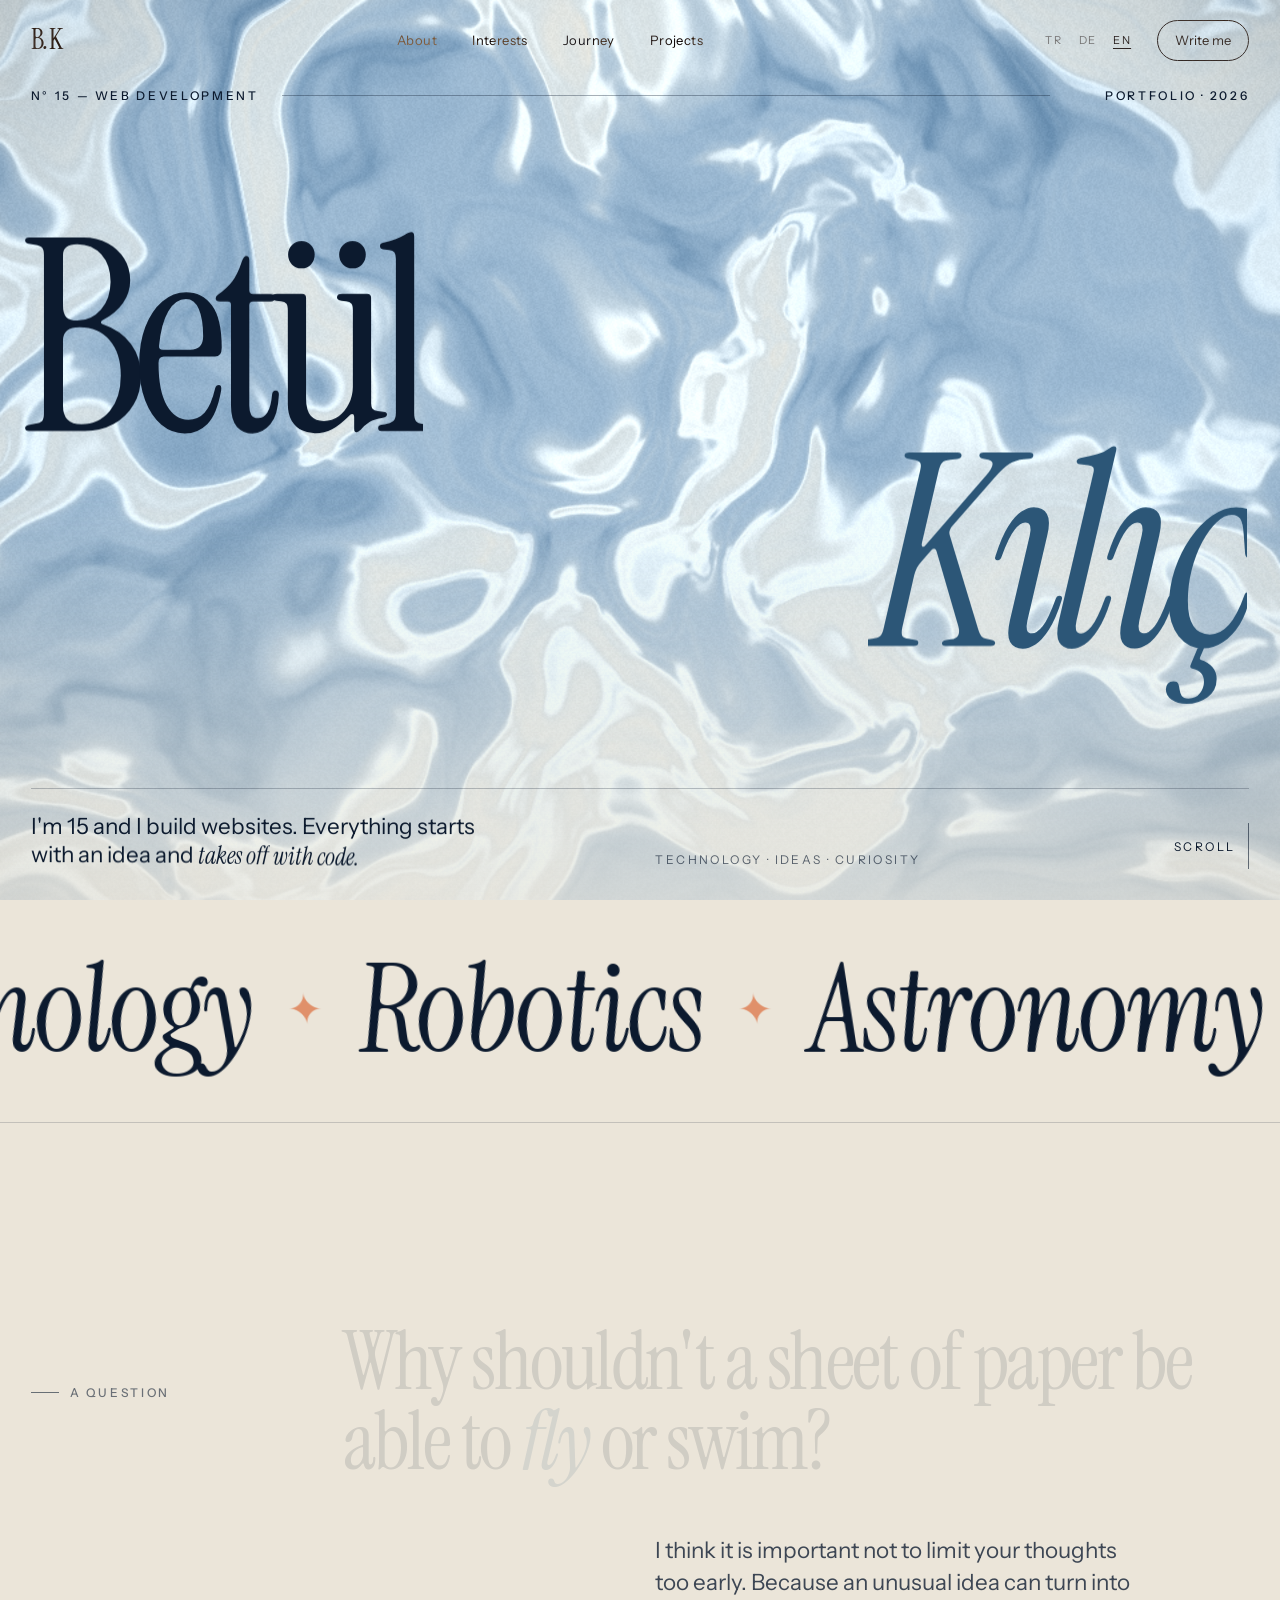
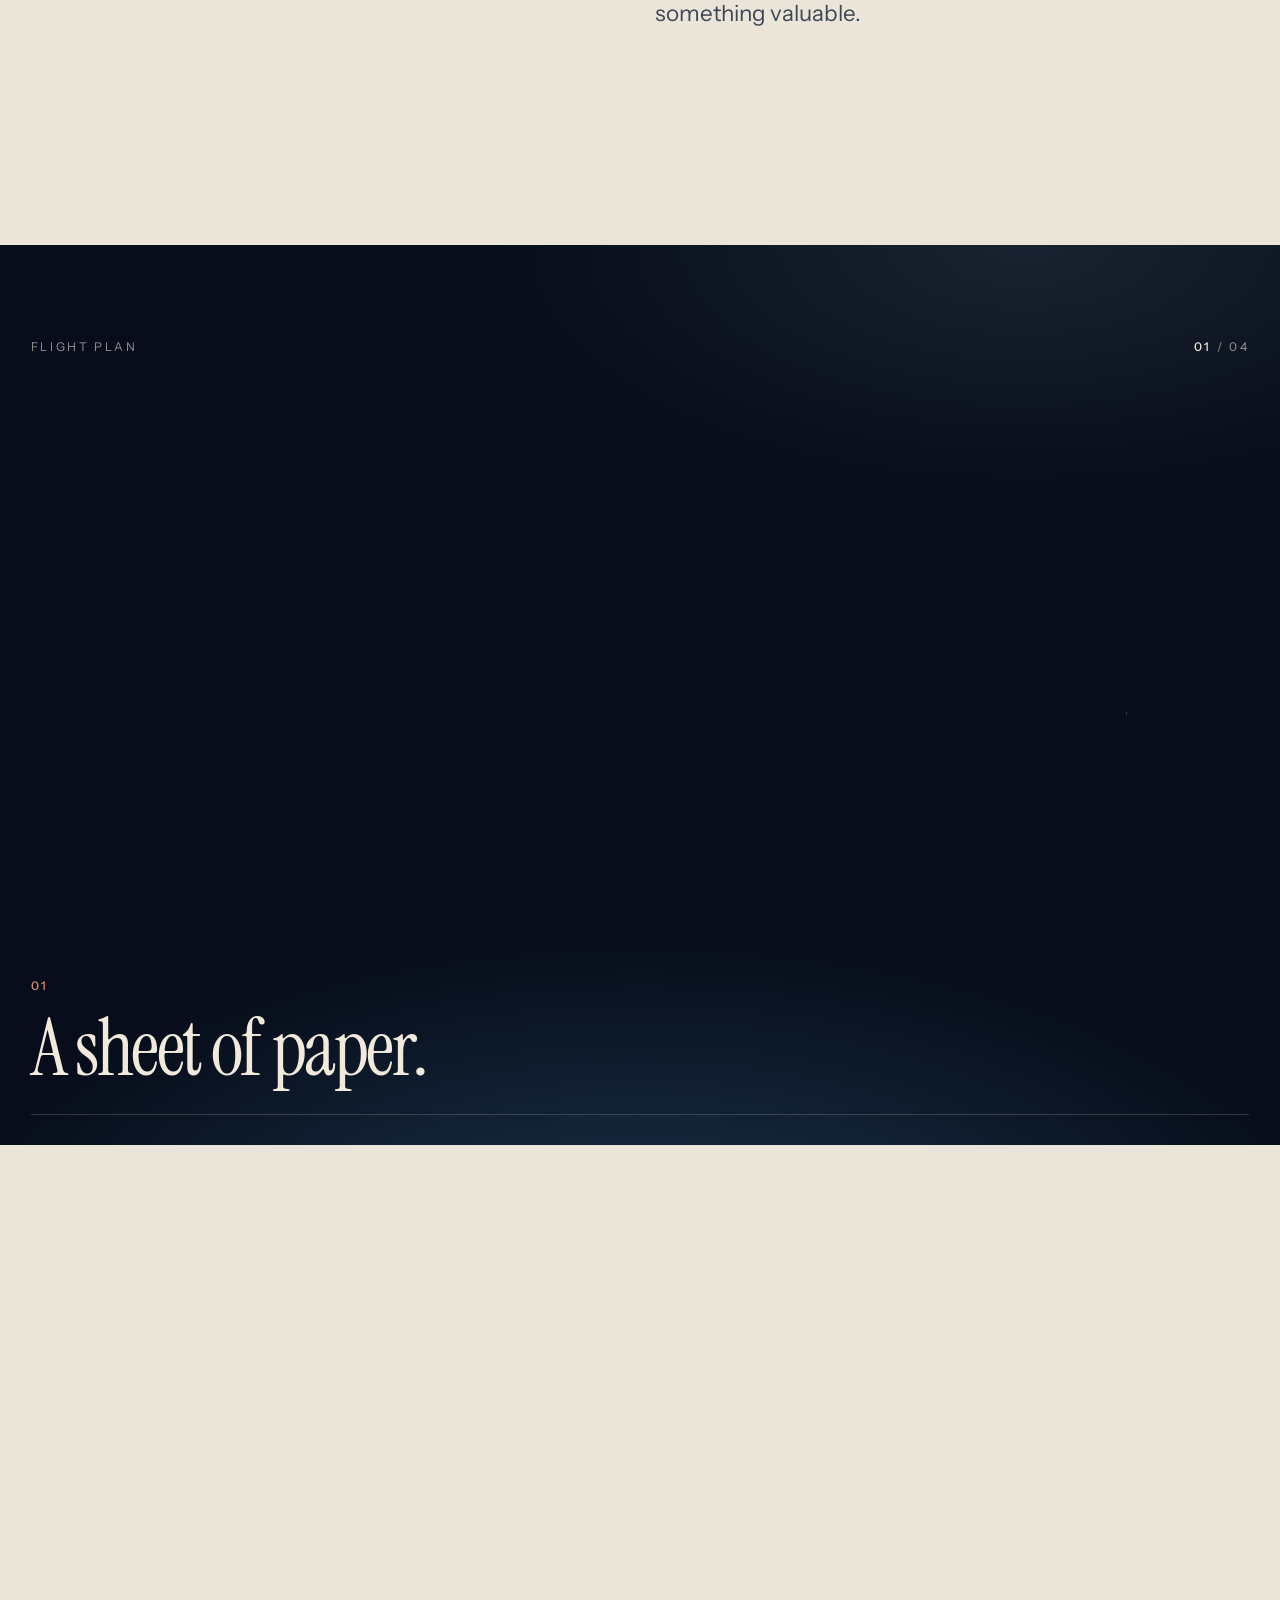
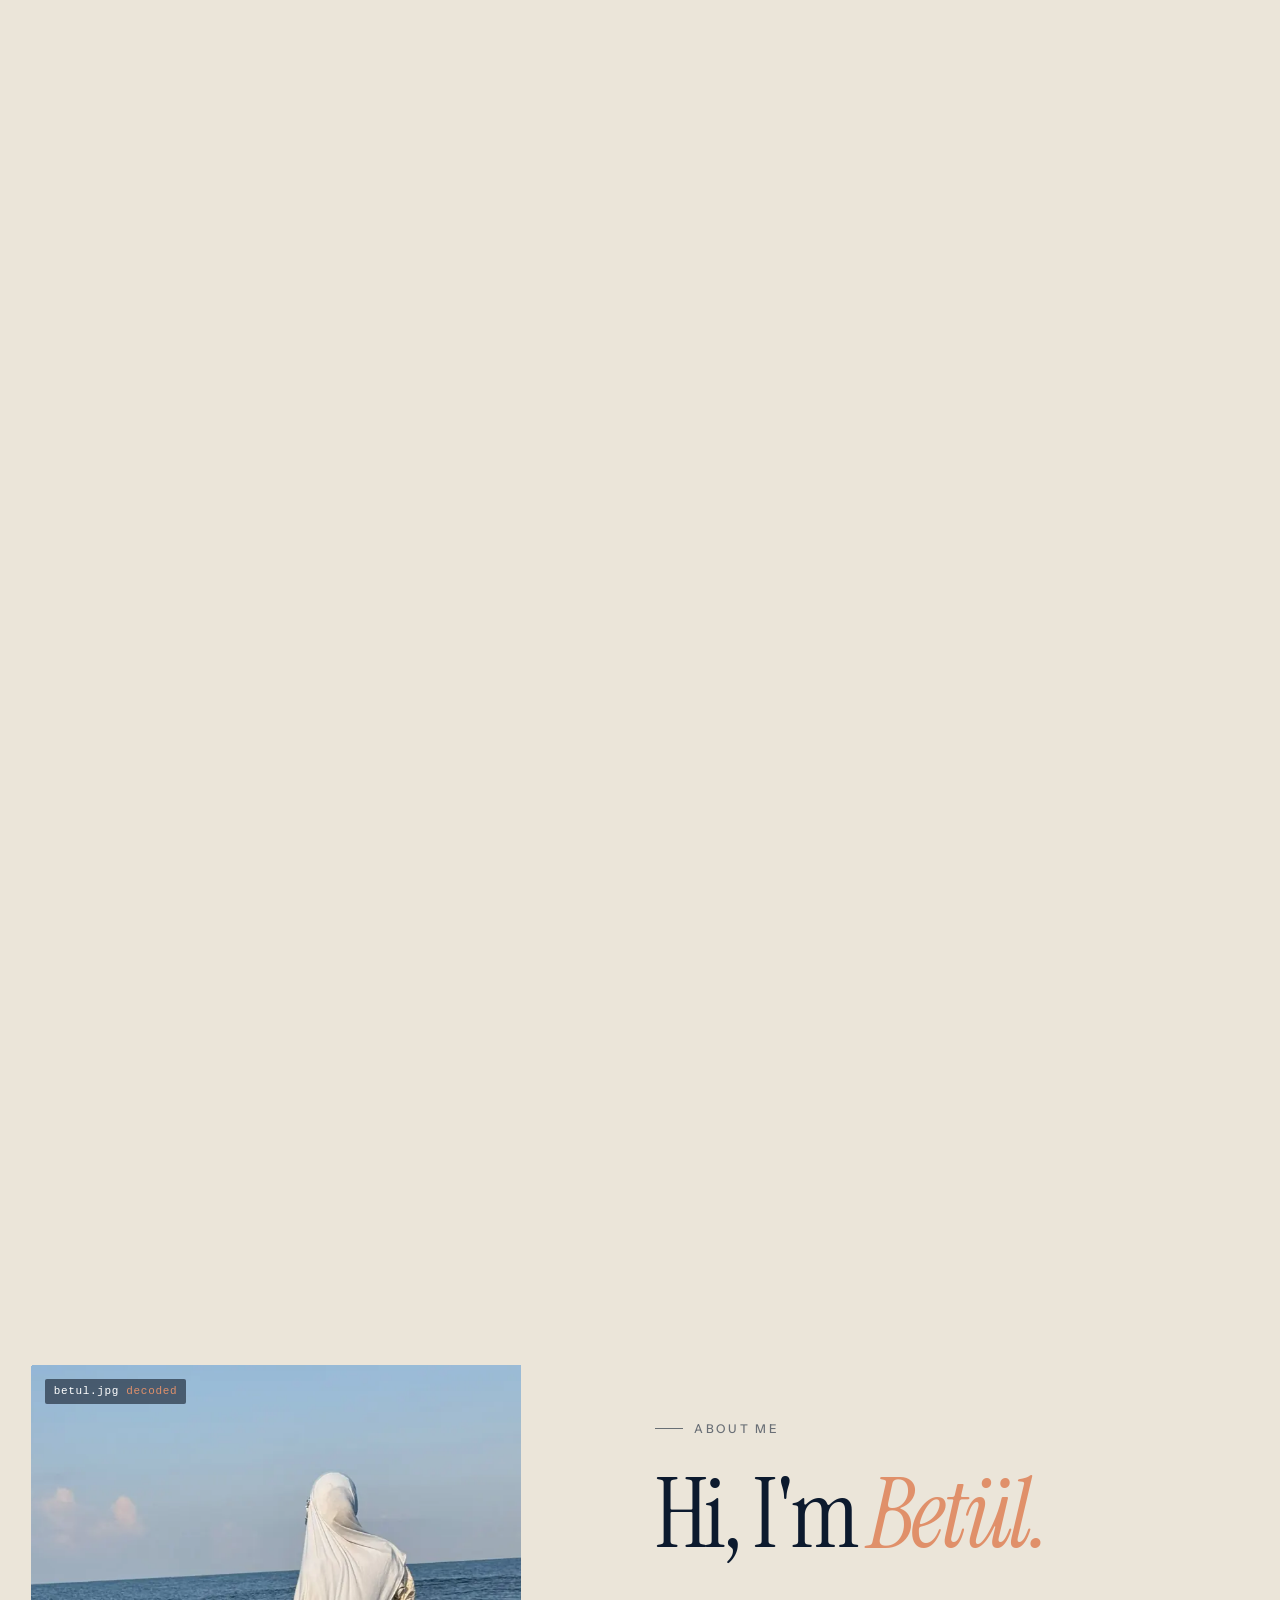
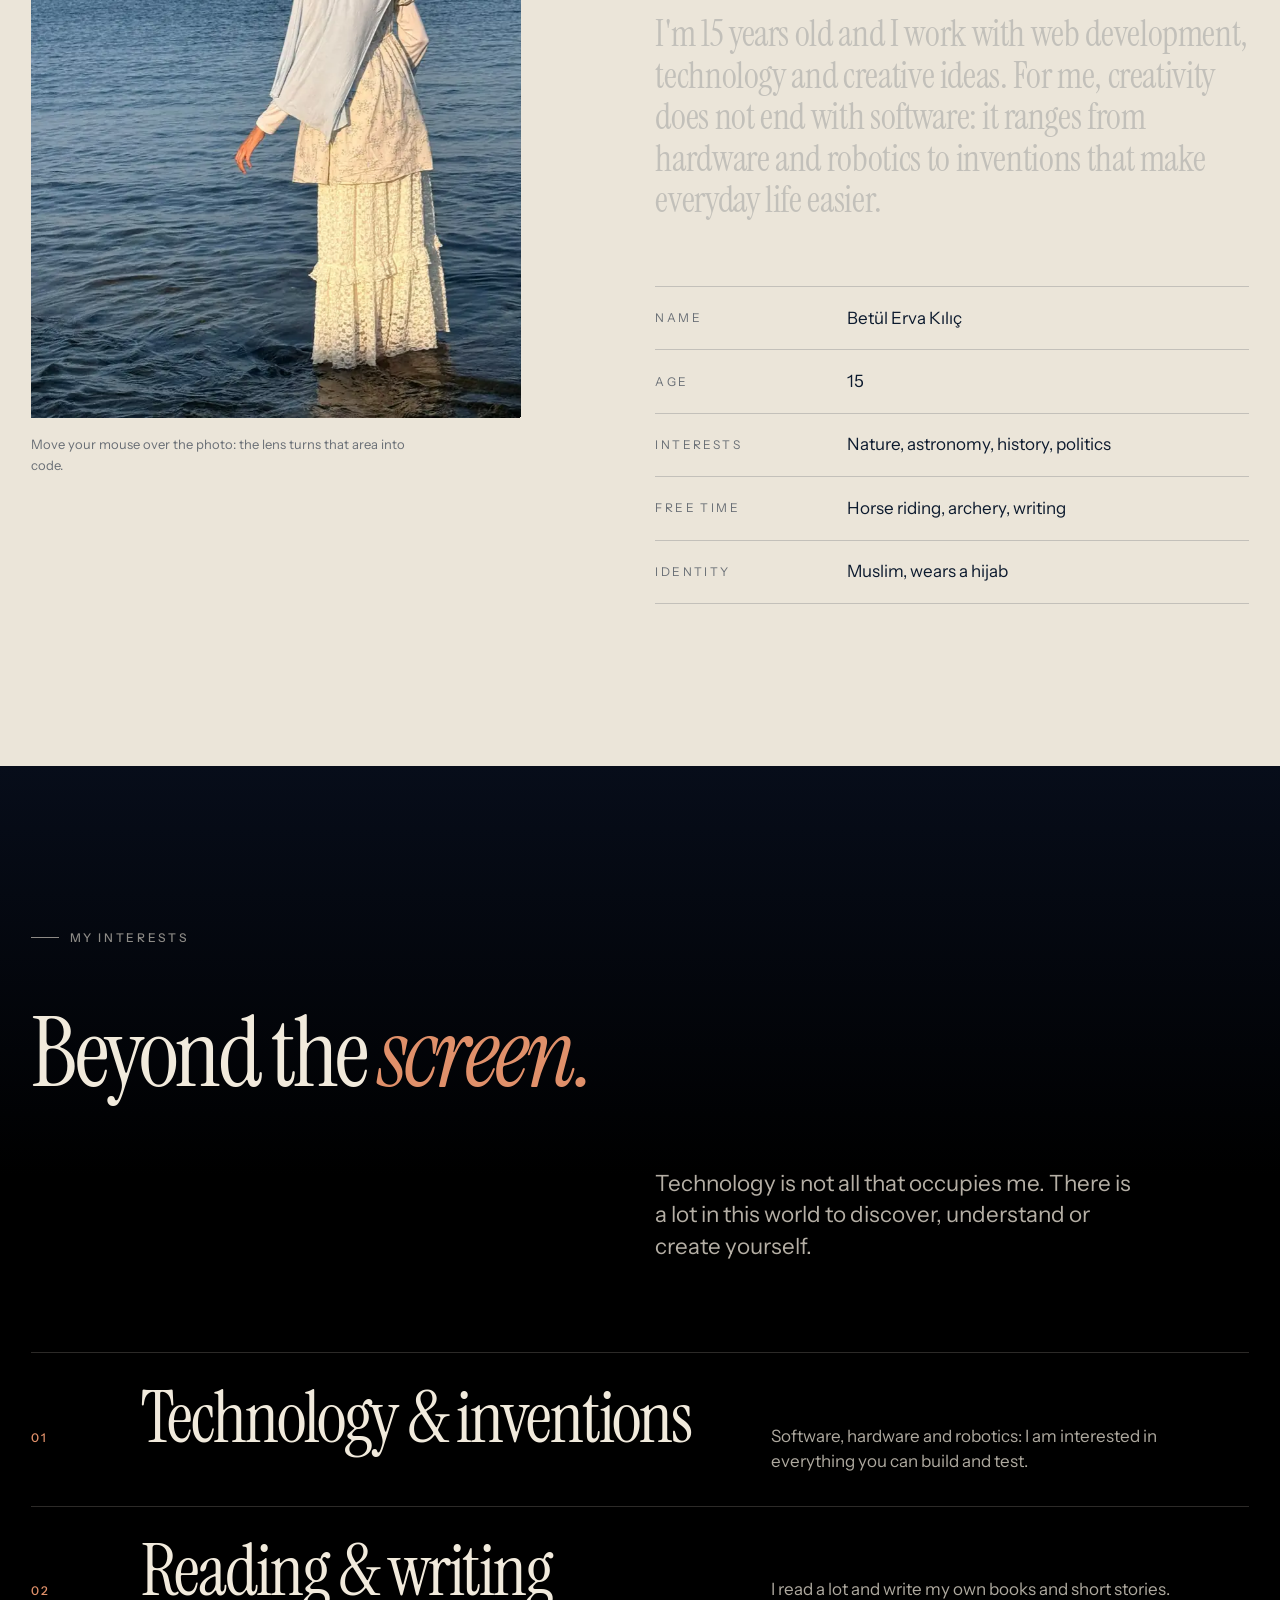
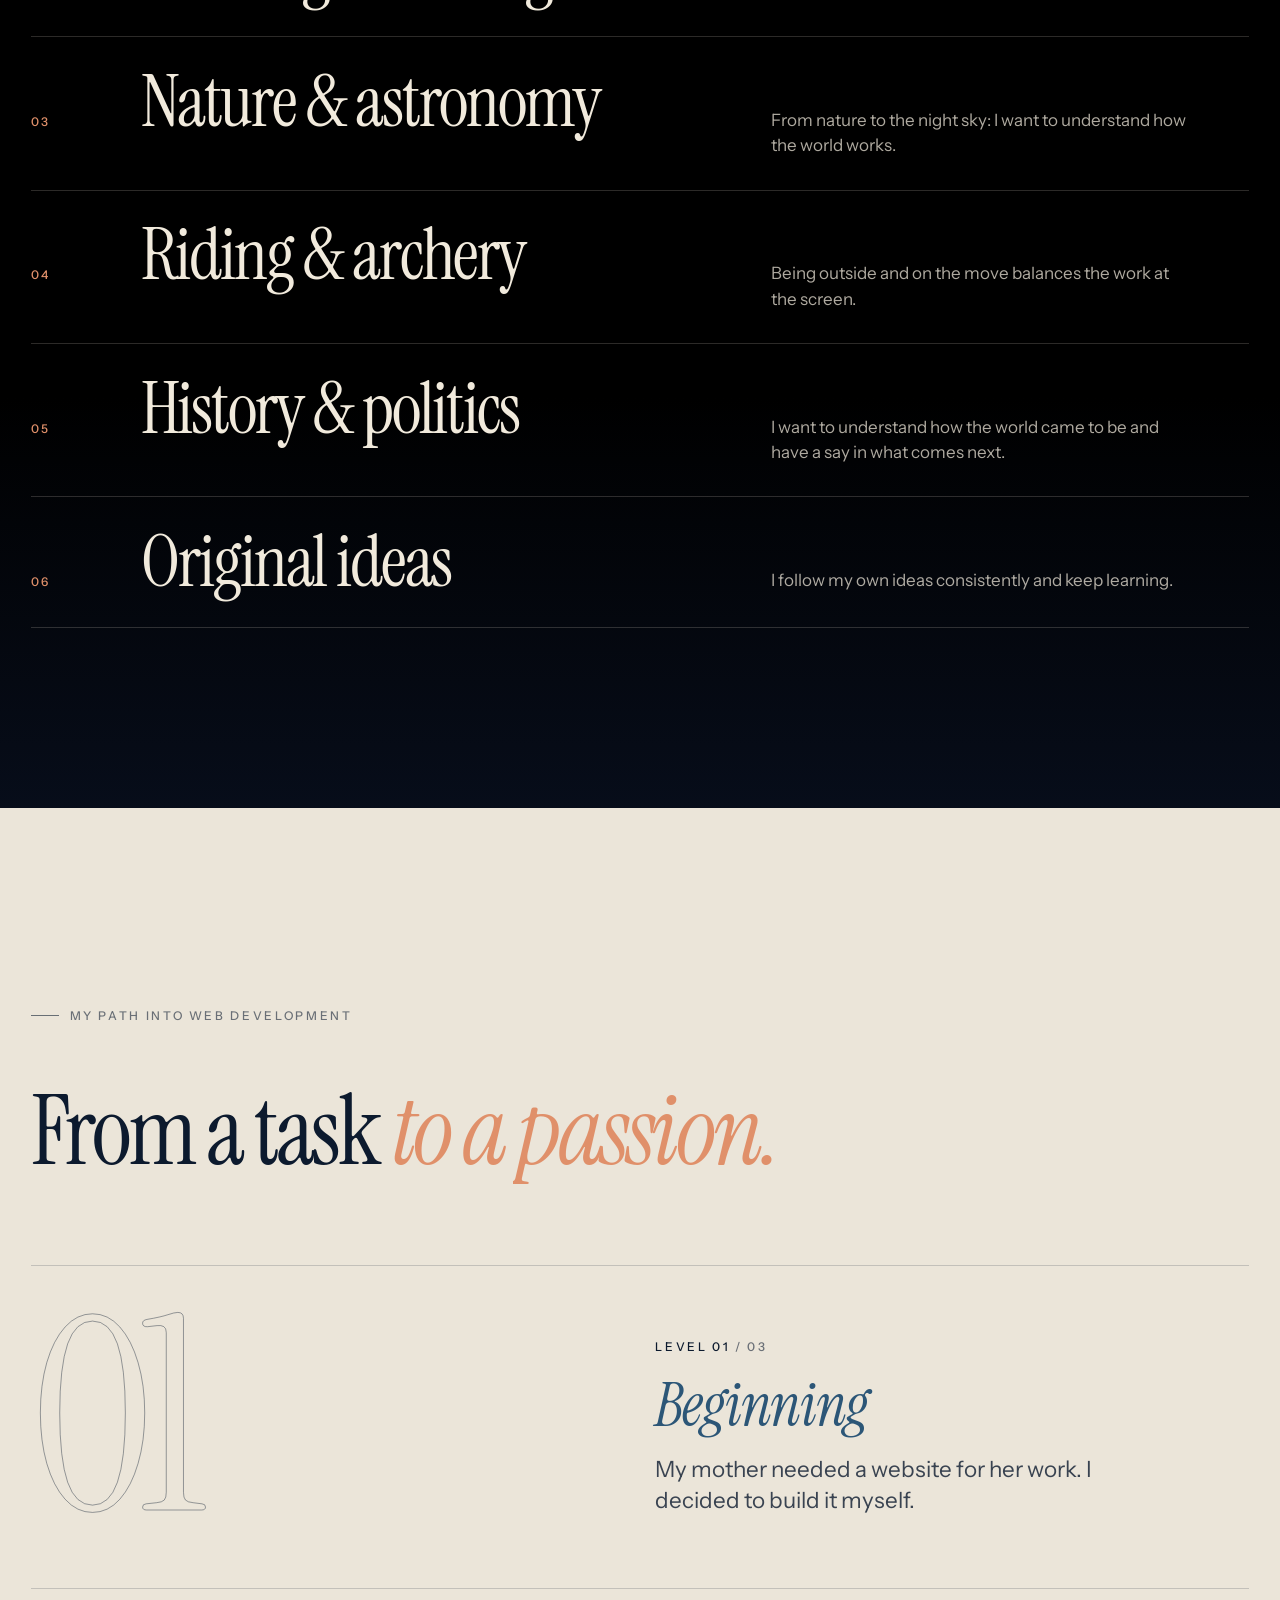
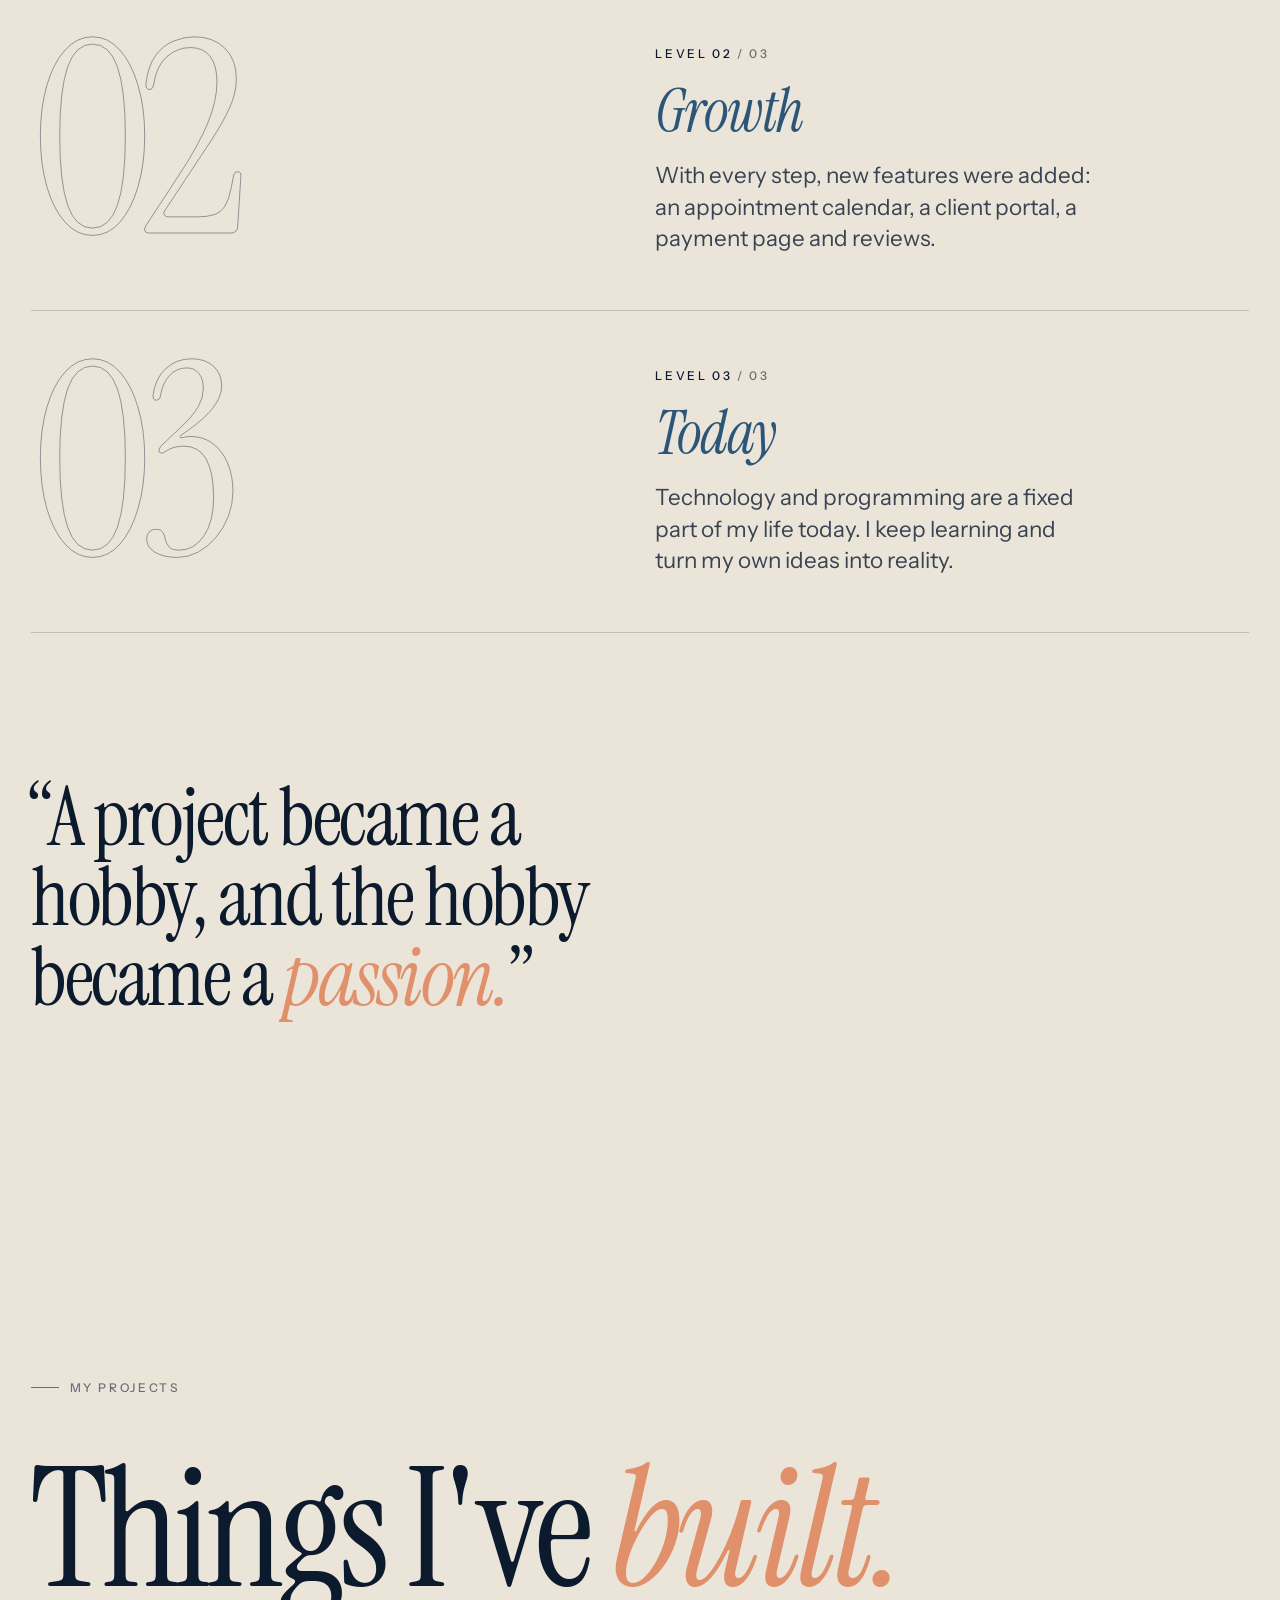
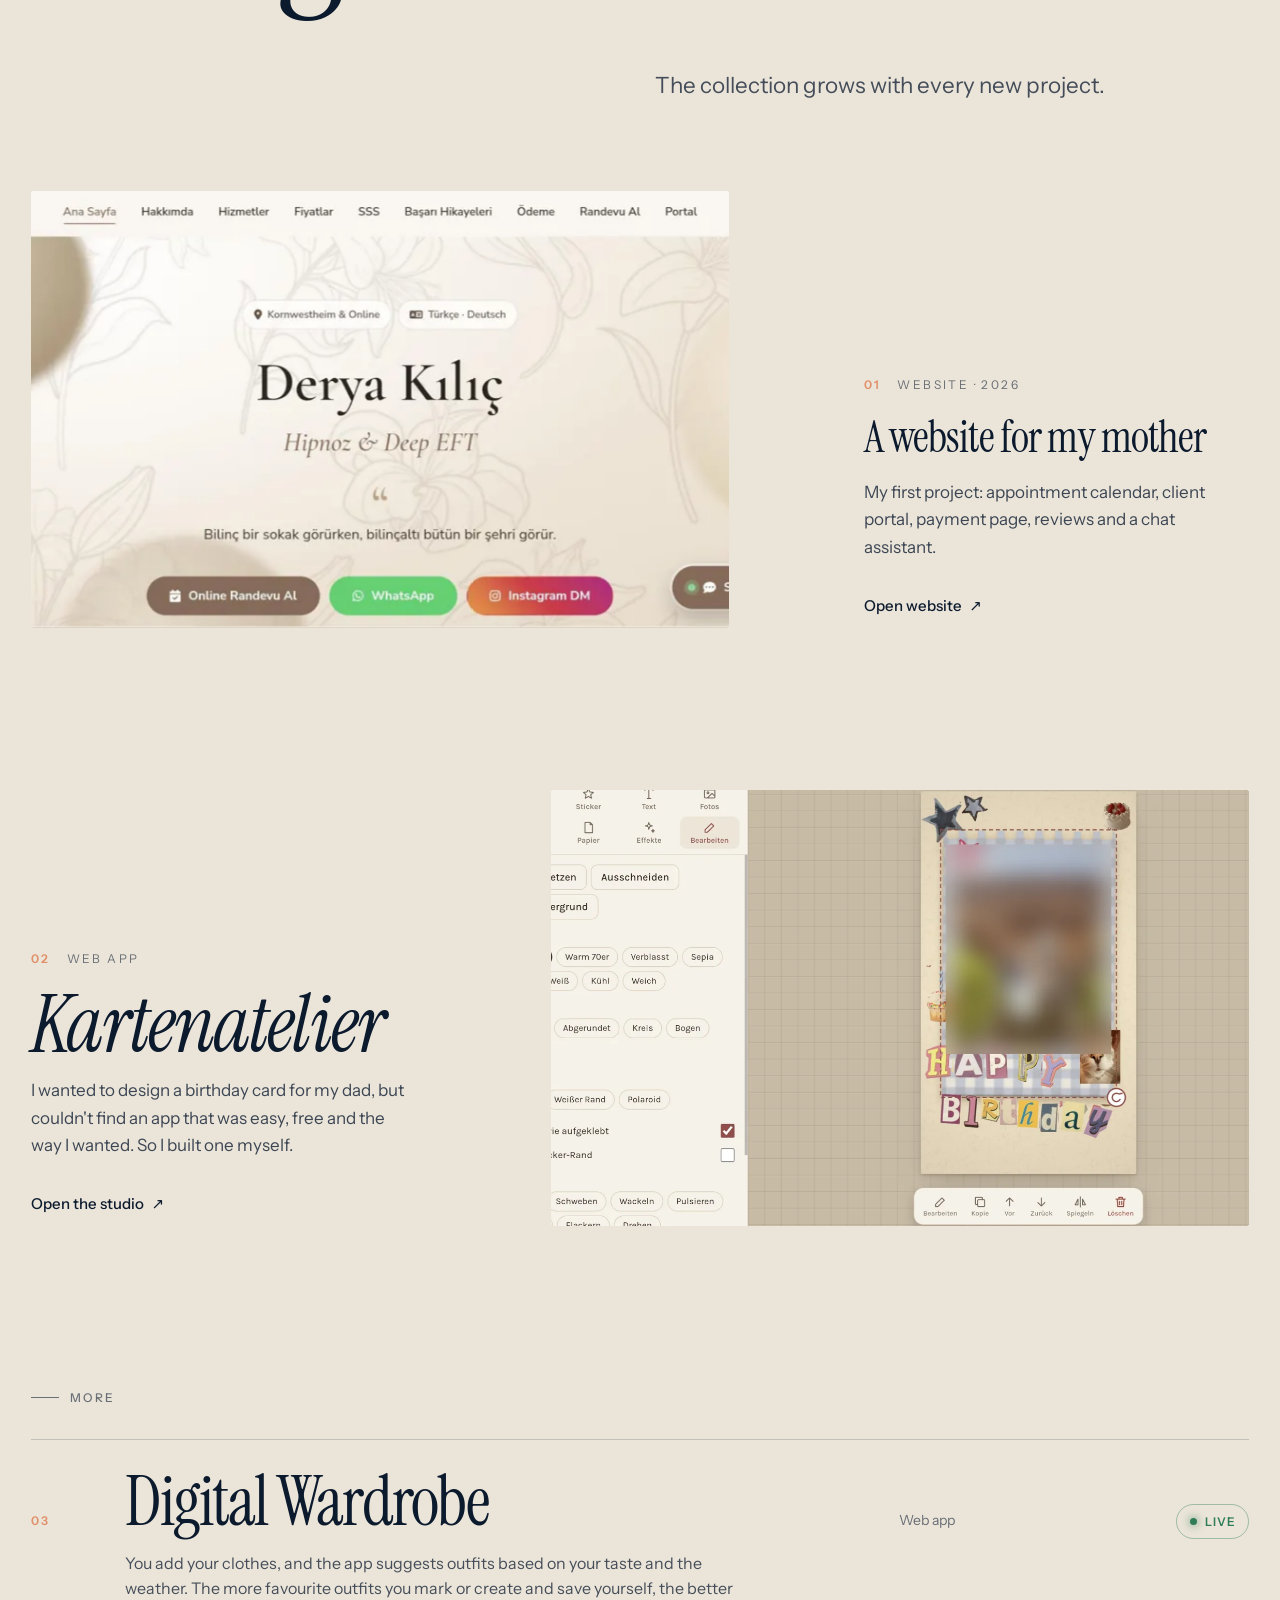
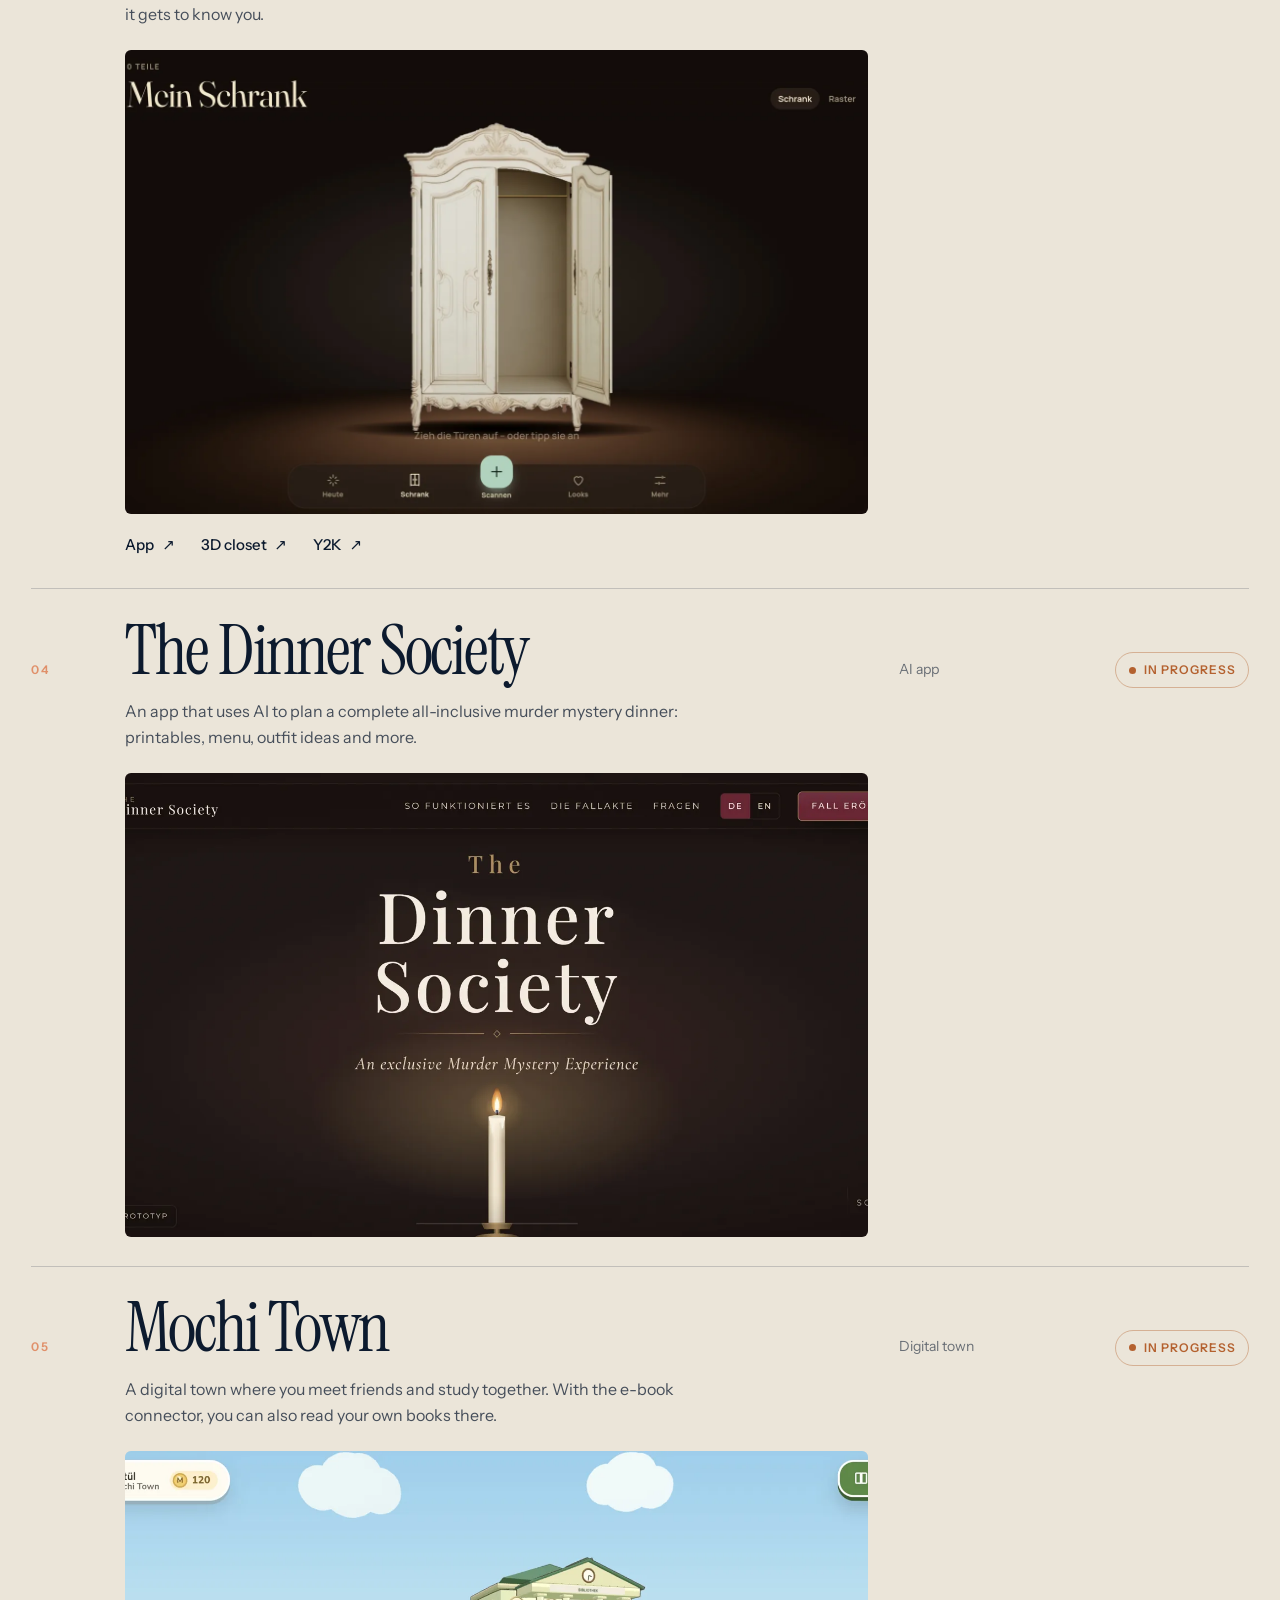
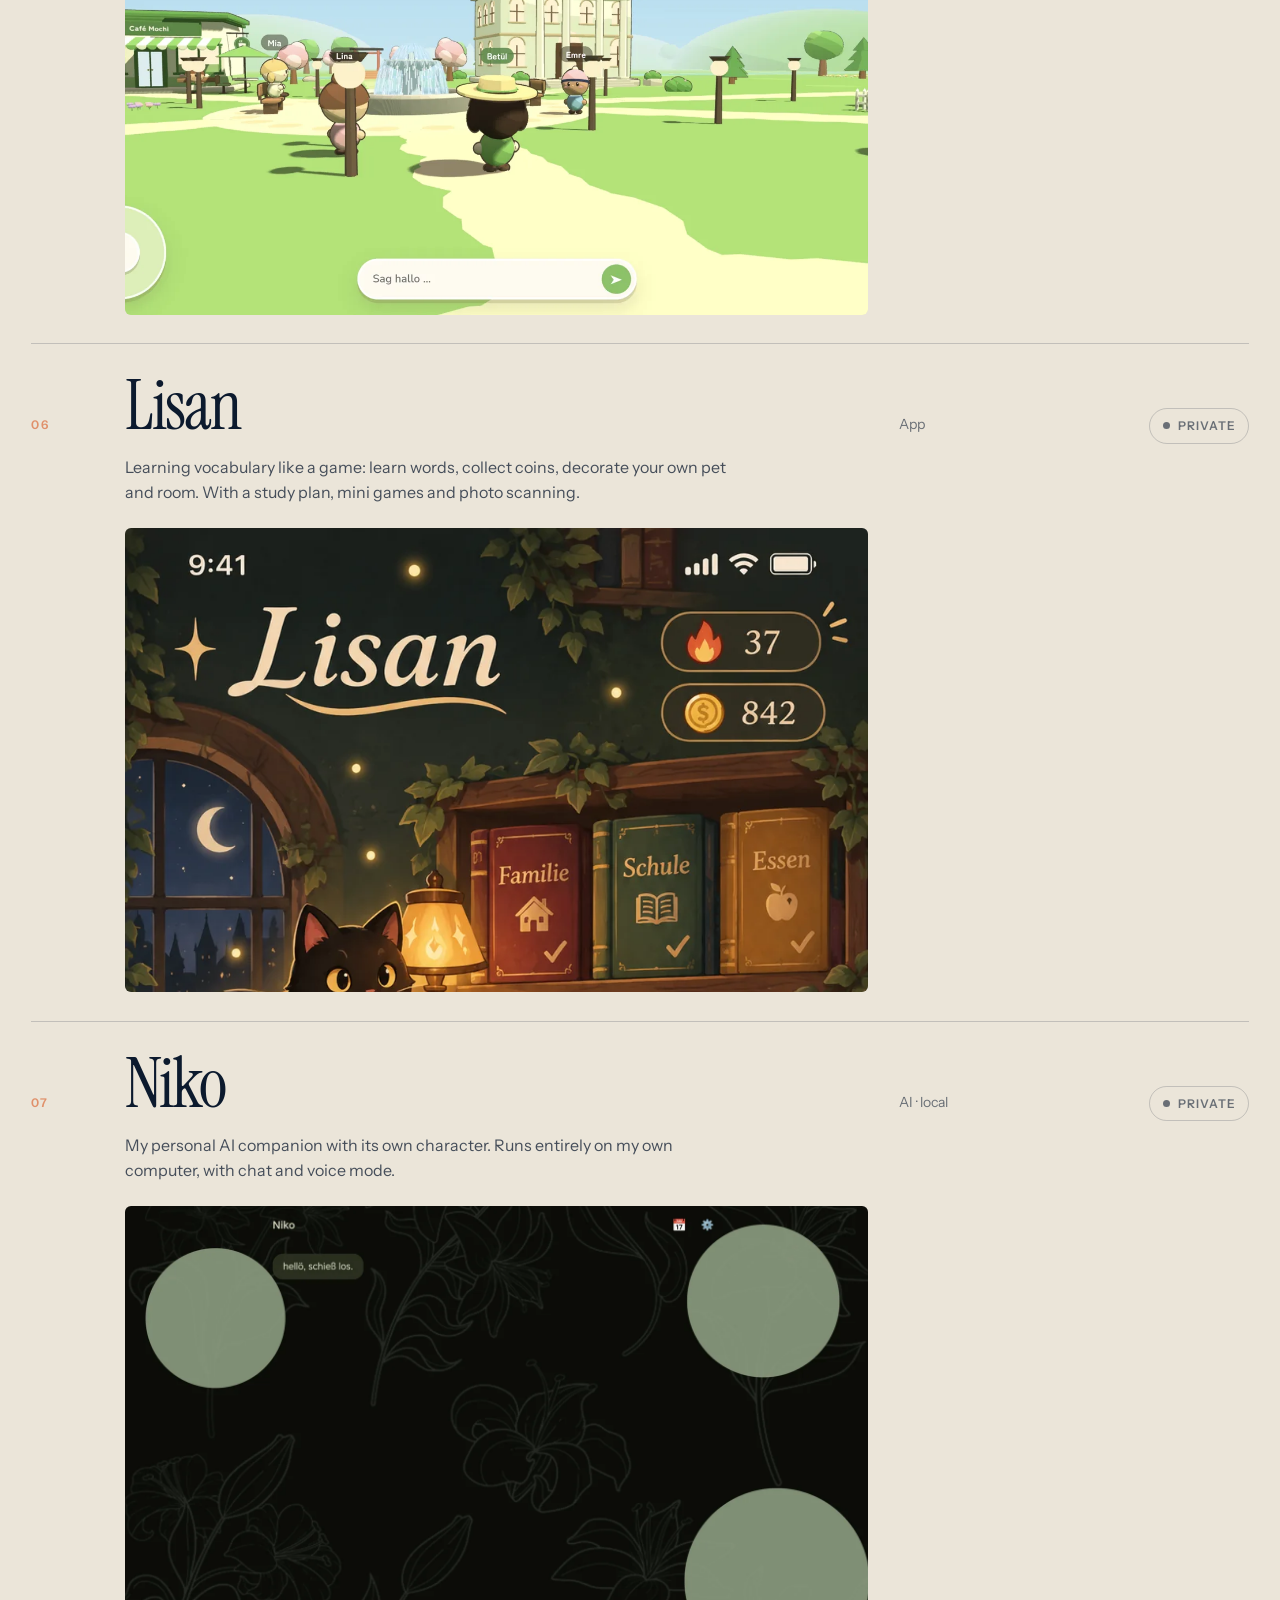
<file: index.html>
<!doctype html>
<html lang="tr">
<head>
  <meta charset="utf-8">
  <meta name="viewport" content="width=device-width, initial-scale=1">
  <title>Betül Kılıç · Web geliştirme</title>
  <meta name="description" content="Betül Kılıç, 15 yaşında web geliştirici. Bir kâğıt parçası neden uçamasın? Fikirler, ilgi alanları ve projeler.">
  <meta name="theme-color" content="#070d1a">
  <meta property="og:title" content="Betül Kılıç · Web geliştirme">
  <meta property="og:description" content="Betül Kılıç, 15 yaşında web geliştirici. Bir kâğıt parçası neden uçamasın? Fikirler, ilgi alanları ve projeler.">
  <meta property="og:image" content="img/og.jpg">
  <link rel="icon" href="img/favicon.svg" type="image/svg+xml">
  <link rel="alternate" hreflang="tr" href="index.html">
  <link rel="alternate" hreflang="de" href="de.html">
  <link rel="alternate" hreflang="en" href="en.html">
  <script>(function(){var P={tr:'index.html',de:'de.html',en:'en.html'},s=null;if(/[?&]lang=/.test(location.search))return;
try{s=localStorage.getItem('bk-lang')}catch(e){}
if(!s){var n=(navigator.language||'').slice(0,2).toLowerCase();if(n==='de'||n==='en')s=n;}
if(s&&s!=='tr'&&P[s])location.replace(P[s]+location.search+location.hash);})();</script>
  <link rel="preload" href="fonts/instrument-serif-latin-400-normal.woff2" as="font" type="font/woff2" crossorigin>
  <link rel="preload" href="fonts/instrument-serif-latin-400-italic.woff2" as="font" type="font/woff2" crossorigin>
  <link rel="stylesheet" href="fx/fx.css">
  <link rel="stylesheet" href="style.css">
  <script type="importmap">
{ "imports": {
  "three": "./vendor/three/three.module.min.js",
  "three/addons/": "./vendor/three/addons/",
  "gsap": "./vendor/gsap/index.js",
  "gsap/": "./vendor/gsap/",
  "lenis": "./vendor/lenis/lenis.mjs"
} }
</script>
  <script type="module" src="main.js"></script>
</head>
<body>
  <a class="skip" href="#main">İçeriğe geç</a>

  <header class="nav">
    <a class="nav__logo" href="#top" data-magnetic="0.25" aria-label="Betül Kılıç">B<em>.</em>K</a>
    <nav class="nav__links" aria-label="Navigation">
      <a href="#about">Hakkımda</a><a href="#interests">İlgi alanları</a><a href="#journey">Yolculuk</a><a href="#projects">Projeler</a>
    </nav>
    <div class="nav__end">
      <nav class="langs" aria-label="Dil"><a href="index.html" hreflang="tr" lang="tr" data-lang="tr" aria-current="true">TR</a><a href="de.html" hreflang="de" lang="de" data-lang="de">DE</a><a href="en.html" hreflang="en" lang="en" data-lang="en">EN</a></nav>
      <a class="nav__cta" href="#contact" data-magnetic="0.3">Yaz bana</a>
    </div>
  </header>

  <main id="main">
    <!-- 1 · HERO: Tag am Meer. Seiden-Shader in den Farben des Fotos, riesiger Name -->
    <section class="hero" id="top" data-theme-bg="#ebe5d9" data-theme-fg="#0c1a2e">
      <div class="hero__bg" aria-hidden="true"></div>
      <div class="hero__top"><span>N° 15 — Web geliştirme</span><span class="hero__horizon" aria-hidden="true"></span><span>Portfolyo · 2026</span></div>
      <h1 class="hero__title" aria-label="Betül Kılıç">
        <span class="hero__line">Betül</span>
        <span class="hero__line hero__line--it">Kılıç</span>
      </h1>
      <div class="hero__foot">
        <p class="hero__lead">15 yaşındayım ve web siteleri geliştiriyorum. Her şey bir fikirle başlar, <em>kodla havalanır.</em></p>
        <p class="hero__tag">Teknoloji · Fikirler · Merak</p>
        <a class="hero__scroll" href="#manifest"><span>Kaydır</span><i aria-hidden="true"></i></a>
      </div>
    </section>

    <div class="marquee fx-marquee" aria-hidden="true"><div><span>Web geliştirme</span><i>✦</i><span>Teknoloji</span><i>✦</i><span>Robotik</span><i>✦</i><span>Astronomi</span><i>✦</i><span>Binicilik</span><i>✦</i><span>Okçuluk</span><i>✦</i><span>Kitaplar</span><i>✦</i><span>Tarih</span><i>✦</i><span>Siyaset</span><i>✦</i><span>Yaratıcı fikirler</span><i>✦</i></div></div>

    <!-- 2 · MANIFEST: die Frage, die alles startet -->
    <section class="manifest" id="manifest" data-theme-bg="#ebe5d9" data-theme-fg="#0c1a2e">
      <p class="eyebrow">Bir soru</p>
      <p class="manifest__q">Bir kâğıt parçası neden <em>uçamasın</em> ya da yüzemesin?</p>
      <p class="manifest__text" data-reveal>Düşünceleri erken aşamada sınırlamamak gerektiğine inanıyorum. Çünkü alışılmadık bir fikirden değerli bir şey doğabilir.</p>
    </section>

    <!-- 3 · STORY: Papier -> Flieger -> Sterne -> Code (gepinnt, Partikel) -->
    <section class="story" id="flight" data-theme-bg="#070d1a" data-theme-fg="#f1eadc">
      <div class="story__stage">
        <div class="story__sky" aria-hidden="true"></div>
        <div class="story__particles" aria-hidden="true"></div>
        <div class="story__hud" aria-hidden="true">
          <span>Uçuş planı</span>
          <span class="story__count"><b>01</b> / 04</span>
        </div>
        <ol class="story__captions"><li><span>01</span>Bir kâğıt.</li><li><span>02</span>Bir kıvrım. Bir fikir.</li><li><span>03</span>Uçuyor, yıldızlara kadar.</li><li><span>04</span>Ve koda dönüşüyor.</li></ol>
        <div class="story__bar" aria-hidden="true"><i></i></div>
      </div>
    </section>

    <!-- 4 · ÜBER MICH: Foto mit Code-Lupe -->
    <section class="about" id="about" data-theme-bg="#070d1a" data-theme-fg="#f1eadc">
      <div class="about__media">
        <div class="lens" data-cursor="Çöz">
          <figure class="about__photo" data-img-reveal="up">
            <img src="img/betul-meer.webp" width="840" height="1120" alt="Betül, başörtülü ve açık renk elbiseyle denizde duruyor, ufka bakıyor.">
          </figure>
          <canvas class="lens__canvas" aria-hidden="true"></canvas>
          <span class="lens__tag" aria-hidden="true">betul.jpg <b>decoded</b></span>
        </div>
        <p class="about__hint"><span class="hint--fine">Fareyi fotoğrafın üzerinde gezdir: büyüteç bölgeyi koda çevirir.</span><span class="hint--touch">Fotoğrafa dokun ve parmağını kaydır: büyüteç bölgeyi koda çevirir.</span></p>
      </div>
      <div class="about__body">
        <p class="eyebrow">Hakkımda</p>
        <h2 class="h2" data-reveal>Merhaba, ben <em>Betül.</em></h2>
        <p class="about__text">15 yaşındayım; web geliştirme, teknoloji ve yaratıcı fikirlerle ilgileniyorum. Benim için yaratıcılık yazılımla sınırlı değil: Donanımdan robotiğe, gündelik hayatı kolaylaştıran icatlara kadar uzanıyor.</p>
        <dl class="facts">
          <div><dt>Ad</dt><dd>Betül Erva Kılıç</dd></div>
          <div><dt>Yaş</dt><dd>15</dd></div>
          <div><dt>İlgi alanları</dt><dd>Doğa, astronomi, tarih, siyaset</dd></div>
          <div><dt>Boş zaman</dt><dd>Binicilik, okçuluk, yazarlık</dd></div>
          <div><dt>Kimlik</dt><dd>Müslüman, başörtülü</dd></div>
        </dl>
      </div>
    </section>

    <!-- 5 · INTERESSEN: Nachthimmel, nummerierte Riesenliste -->
    <section class="interests" id="interests" data-theme-bg="#070d1a" data-theme-fg="#f1eadc">
      <div class="interests__bg" aria-hidden="true"></div>
      <header class="sec-head">
        <p class="eyebrow">İlgi alanlarım</p>
        <h2 class="h2" data-reveal>Ekranın <em>ötesinde.</em></h2>
        <p class="sec-head__text" data-reveal>Teknoloji tek ilgi alanım değil. Bu dünyada keşfedilecek, anlaşılacak ve kendi elimizle yaratılacak çok şey var.</p>
      </header>
      <ol class="int">
        <li class="int__row" data-reveal-row>
          <span class="int__no">01</span>
          <h3 class="int__name">Teknoloji ve icatlar</h3>
          <p class="int__desc">Yazılım, donanım ve robotik: Tasarlanıp denenebilecek her şey ilgimi çekiyor.</p>
        </li>
        <li class="int__row" data-reveal-row>
          <span class="int__no">02</span>
          <h3 class="int__name">Okumak ve yazmak</h3>
          <p class="int__desc">Çok okurum ve kendi kitaplarımı ile kısa hikâyelerimi yazarım.</p>
        </li>
        <li class="int__row" data-reveal-row>
          <span class="int__no">03</span>
          <h3 class="int__name">Doğa ve astronomi</h3>
          <p class="int__desc">Doğadan yıldızlı göğe: Dünyanın nasıl işlediğini anlamak istiyorum.</p>
        </li>
        <li class="int__row" data-reveal-row>
          <span class="int__no">04</span>
          <h3 class="int__name">Binicilik ve okçuluk</h3>
          <p class="int__desc">Açık havada ve hareket halinde ekran başındaki çalışmaya denge buluyorum.</p>
        </li>
        <li class="int__row" data-reveal-row>
          <span class="int__no">05</span>
          <h3 class="int__name">Tarih ve siyaset</h3>
          <p class="int__desc">Dünyanın nasıl bu hale geldiğini anlamak ve nasıl devam edeceği konusunda söz sahibi olmak istiyorum.</p>
        </li>
        <li class="int__row" data-reveal-row>
          <span class="int__no">06</span>
          <h3 class="int__name">Kendi fikirlerim</h3>
          <p class="int__desc">Kendi fikirlerimi tutarlı biçimde takip ediyor ve sürekli yeni şeyler öğreniyorum.</p>
        </li>
      </ol>
    </section>

    <!-- 6 · WEG: Morgen. Drei Level untereinander, Zahlen füllen sich beim Scrollen -->
    <section class="journey" id="journey" data-theme-bg="#ebe5d9" data-theme-fg="#0c1a2e">
      <header class="sec-head">
        <p class="eyebrow">Web geliştirmeye giden yol</p>
        <h2 class="h2" data-reveal>Bir görevden <em>bir tutku.</em></h2>
      </header>
      <ol class="jr">
        <li class="jr__row">
          <p class="jr__num" aria-hidden="true">01</p>
          <div class="jr__body">
            <p class="jr__level">Level 01 <span>/ 03</span></p>
            <h3 class="jr__name">Başlangıç</h3>
            <p class="jr__text">Annemin işi için bir web sitesine ihtiyacı vardı. Siteyi kendim geliştirmeye karar verdim.</p>
          </div>
        </li>
        <li class="jr__row">
          <p class="jr__num" aria-hidden="true">02</p>
          <div class="jr__body">
            <p class="jr__level">Level 02 <span>/ 03</span></p>
            <h3 class="jr__name">Gelişim</h3>
            <p class="jr__text">Her adımda yeni özellikler eklendi: randevu takvimi, danışan portalı, ödeme sayfası ve yorumlar.</p>
          </div>
        </li>
        <li class="jr__row">
          <p class="jr__num" aria-hidden="true">03</p>
          <div class="jr__body">
            <p class="jr__level">Level 03 <span>/ 03</span></p>
            <h3 class="jr__name">Bugün</h3>
            <p class="jr__text">Teknoloji ve programlama bugün hayatımın sabit bir parçası. Öğrenmeye devam ediyor ve kendi fikirlerimi hayata geçiriyorum.</p>
          </div>
        </li>
      </ol>
      <p class="jr__quote" data-reveal>“Bir proje hobi oldu, hobi de <em>tutku.</em>”</p>
    </section>

    <!-- 7 · PROJEKTE -->
    <section class="projects" id="projects" data-theme-bg="#ebe5d9" data-theme-fg="#0c1a2e">
      <header class="sec-head">
        <p class="eyebrow">Projelerim</p>
        <h2 class="h2 h2--xl" data-reveal>Yaptığım <em>şeyler.</em></h2>
        <p class="sec-head__text" data-reveal>Her yeni projeyle koleksiyon büyüyor.</p>
      </header>

      <article class="proj">
        <a class="proj__img" href="https://beki-byte.github.io/Derya-Kilic-Hipnoz-ve-Deep-EFT-Merkezi-/" target="_blank" rel="noopener noreferrer" data-cursor="Aç" tabindex="-1" aria-hidden="true">
          <figure data-img-reveal="left"><img src="img/derya.webp" width="1000" height="514" alt="" loading="lazy"></figure>
        </a>
        <div class="proj__body">
          <p class="proj__meta"><span>01</span>Web sitesi · 2026</p>
          <h3 class="proj__title">Annemin işi için web sitesi</h3>
          <p class="proj__text">İlk projem: randevu takvimi, danışan portalı, ödeme sayfası, yorumlar ve sohbet asistanı.</p>
          <a class="link" href="https://beki-byte.github.io/Derya-Kilic-Hipnoz-ve-Deep-EFT-Merkezi-/" target="_blank" rel="noopener noreferrer">Siteyi aç <i aria-hidden="true">↗</i></a>
        </div>
      </article>

      <article class="proj proj--flip">
        <a class="proj__img" href="https://kartenatelier.goldensunderya.workers.dev" target="_blank" rel="noopener noreferrer" data-cursor="Aç" tabindex="-1" aria-hidden="true">
          <figure data-img-reveal="up"><img src="img/kartenatelier.webp" width="1600" height="944" alt="" loading="lazy"></figure>
        </a>
        <div class="proj__body">
          <p class="proj__meta"><span>02</span>Web uygulaması</p>
          <h3 class="proj__title proj__title--big">Kartenatelier</h3>
          <p class="proj__text">Babam için bir doğum günü kartı tasarlamak istedim ama kolay, ücretsiz ve tam istediğim gibi bir uygulama bulamadım. Ben de kendim yaptım.</p>
          <a class="link" href="https://kartenatelier.goldensunderya.workers.dev" target="_blank" rel="noopener noreferrer">Atölyeyi aç <i aria-hidden="true">↗</i></a>
        </div>
      </article>

      <p class="eyebrow pl__eyebrow">Daha fazlası</p>
      <ol class="pl">
        <li class="pl__row" data-tone="accent">
          <span class="pl__no">03</span>
          <div class="pl__main">
            <h3 class="pl__name">Digital Wardrobe</h3>
            <p class="pl__desc">Kıyafetlerini eklersin, uygulama zevkine ve havaya göre kombin önerir. Favori kombinlerini işaretledikçe ya da kendin oluşturup kaydettikçe seni daha iyi tanır.</p>
            <figure class="pl__thumb"><img src="img/wardrobe-3d-open.webp" alt="" loading="lazy"></figure>
            <div class="pl__links"><a class="link" href="https://beki-byte.github.io/digital-wardrobe/" target="_blank" rel="noopener noreferrer">Uygulama <i aria-hidden="true">↗</i></a><a class="link" href="https://beki-byte.github.io/digital-wardrobe/neu/" target="_blank" rel="noopener noreferrer">3D dolap <i aria-hidden="true">↗</i></a><a class="link" href="https://beki-byte.github.io/digital-wardrobe/y2k/" target="_blank" rel="noopener noreferrer">Y2K <i aria-hidden="true">↗</i></a></div>
          </div>
          <span class="pl__type">Web uygulaması</span>
          <span class="pl__status pl__status--live">Yayında</span>
          <div class="pl__prev" aria-hidden="true"><img src="img/wardrobe-3d-open.webp" alt="" loading="lazy"></div>
        </li>
        <li class="pl__row" data-tone="ink">
          <span class="pl__no">04</span>
          <div class="pl__main">
            <h3 class="pl__name">The Dinner Society</h3>
            <p class="pl__desc">Yapay zekâyla eksiksiz, her şey dahil bir cinayet gizemi akşam yemeği planlayan uygulama: yazdırılabilir materyaller, menü, kıyafet fikirleri ve daha fazlası.</p>
            <figure class="pl__thumb"><img src="img/dinner-society.webp" alt="" loading="lazy"></figure>
            
          </div>
          <span class="pl__type">Yapay zekâ uygulaması</span>
          <span class="pl__status pl__status--wip">Yapım aşamasında</span>
          <div class="pl__prev" aria-hidden="true"><img src="img/dinner-society.webp" alt="" loading="lazy"></div>
        </li>
        <li class="pl__row" data-tone="sky">
          <span class="pl__no">05</span>
          <div class="pl__main">
            <h3 class="pl__name">Mochi Town</h3>
            <p class="pl__desc">Arkadaşlarınla buluşup birlikte ders çalışabildiğin dijital bir şehir. E-kitap bağlayıcısıyla kendi kitaplarını da orada okuyabilirsin.</p>
            <figure class="pl__thumb"><img src="img/mochi-town.webp" alt="" loading="lazy"></figure>
            
          </div>
          <span class="pl__type">Dijital şehir</span>
          <span class="pl__status pl__status--wip">Yapım aşamasında</span>
          <div class="pl__prev" aria-hidden="true"><img src="img/mochi-town.webp" alt="" loading="lazy"></div>
        </li>
        <li class="pl__row" data-tone="img">
          <span class="pl__no">06</span>
          <div class="pl__main">
            <h3 class="pl__name">Lisan</h3>
            <p class="pl__desc">Oyun gibi kelime öğrenme uygulaması: kelime öğren, para topla, kendi hayvanını ve odanı süsle. Öğrenme planı, mini oyunlar ve fotoğrafla tarama.</p>
            <figure class="pl__thumb"><img src="img/lisan.webp" alt="" loading="lazy"></figure>
            
          </div>
          <span class="pl__type">Uygulama</span>
          <span class="pl__status pl__status--private">Özel</span>
          <div class="pl__prev" aria-hidden="true"><img src="img/lisan.webp" alt="" loading="lazy"></div>
        </li>
        <li class="pl__row" data-tone="night">
          <span class="pl__no">07</span>
          <div class="pl__main">
            <h3 class="pl__name">Niko</h3>
            <p class="pl__desc">Kendine has karakteri olan kişisel yapay zekâ arkadaşım. Tamamen kendi bilgisayarımda çalışıyor; sohbet ve sesli mod var.</p>
            <figure class="pl__thumb"><img src="img/niko.webp" alt="" loading="lazy"></figure>
            
          </div>
          <span class="pl__type">Yapay zekâ · yerel</span>
          <span class="pl__status pl__status--private">Özel</span>
          <div class="pl__prev" aria-hidden="true"><img src="img/niko.webp" alt="" loading="lazy"></div>
        </li>
      </ol>

      <p class="proj__next"><span>✦</span><b>Sıradaki proje <em>yolda…</em></b></p>
    </section>

    <!-- 8 · NAHAUFNAHME: Zahlen + Demo-Chat -->
    <section class="closeup" data-theme-bg="#ebe5d9" data-theme-fg="#0c1a2e">
      <div class="closeup__text">
        <p class="eyebrow">Yakından</p>
        <h2 class="h2" data-reveal>İlk <em>web sitem.</em></h2>
        <p class="closeup__p" data-reveal>Annemin işi için geliştirdiğim site ilk projemdi. HTML, CSS ve JavaScript ile yazdım; ilk sürümü tamamen sıfırdan oluşturdum. Yandaki demo asistan, o sitedeki sohbet kutusunun mantığını gösteriyor.</p>
        <div class="stats">
          <div><strong data-count="9">9</strong><span>sayfa</span></div>
          <div><strong data-count="4200" data-suffix="+">4200+</strong><span>satır kod</span></div>
          <div><strong data-count="3">3</strong><span>dil: HTML · CSS · JS</span></div>
          <div><strong data-count="2">2</strong><span>site dili: TR · DE</span></div>
        </div>
        <ul class="feats"><li>Online randevu takvimi</li><li>Danışan portalı</li><li>PayPal ödeme</li><li>Yorumlar (Firebase)</li><li>Sohbet asistanı</li><li>Çerez onayı</li></ul>
      </div>
      <div class="chat" data-cursor="-">
        <div class="chat__head"><b>demo-asistan.js</b><span>yapay zekâ değil, kurallar</span><i aria-hidden="true"></i></div>
        <div class="chat__msgs" role="log" aria-live="polite" data-lenis-prevent></div>
        <div class="chat__chips"></div>
        <form class="chat__form" autocomplete="off">
          <label class="sr" for="chat-in">Mesajın</label>
          <input id="chat-in" type="text" placeholder="Bir şey yaz…" maxlength="120">
          <button type="submit">Gönder</button>
        </form>
      </div>
    </section>

    <!-- 9 · KONTAKT: Nacht, Höhenlinien, Magnet-Button -->
    <section class="contact" id="contact" data-theme-bg="#070d1a" data-theme-fg="#f1eadc">
      <div class="contact__bg" aria-hidden="true"></div>
      <p class="eyebrow">Geri bildirim</p>
      <h2 class="contact__title" data-reveal>Bir fikrin mi var? <em>Yaz bana.</em></h2>
      <p class="contact__text" data-reveal>Geri bildirimlerin benim için değerli. Her yorum, kendimi geliştirmeme yardımcı oluyor.</p>
      <div class="contact__actions">
        <a class="btn" href="mailto:kilic.betul.erva@gmail.com?subject=Geri%20bildirim" data-magnetic="0.4"><span data-magnetic-inner>Geri bildirim gönder <i aria-hidden="true">→</i></span></a>
        <a class="btn btn--ghost" href="https://github.com/Beki-Byte" target="_blank" rel="noopener noreferrer" data-magnetic="0.3"><span data-magnetic-inner>GitHub <i aria-hidden="true">↗</i></span></a>
      </div>
    </section>
  </main>

  <footer class="footer" data-theme-bg="#070d1a" data-theme-fg="#f1eadc">
    <p class="footer__giant" aria-hidden="true">Betül <em>Kılıç</em></p>
    <div class="footer__row">
      <span>© 2026 Betül Kılıç · Sıfırdan kodlandı</span>
      <a href="datenschutz.html">Gizlilik</a>
      <a href="https://github.com/Beki-Byte" target="_blank" rel="noopener noreferrer">GitHub</a>
      <a href="#top">Başa dön ↑</a>
      <nav class="langs" aria-label="Dil"><a href="index.html" hreflang="tr" lang="tr" data-lang="tr" aria-current="true">TR</a><a href="de.html" hreflang="de" lang="de" data-lang="de">DE</a><a href="en.html" hreflang="en" lang="en" data-lang="en">EN</a></nav>
    </div>
  </footer>
</body>
</html>
</file>
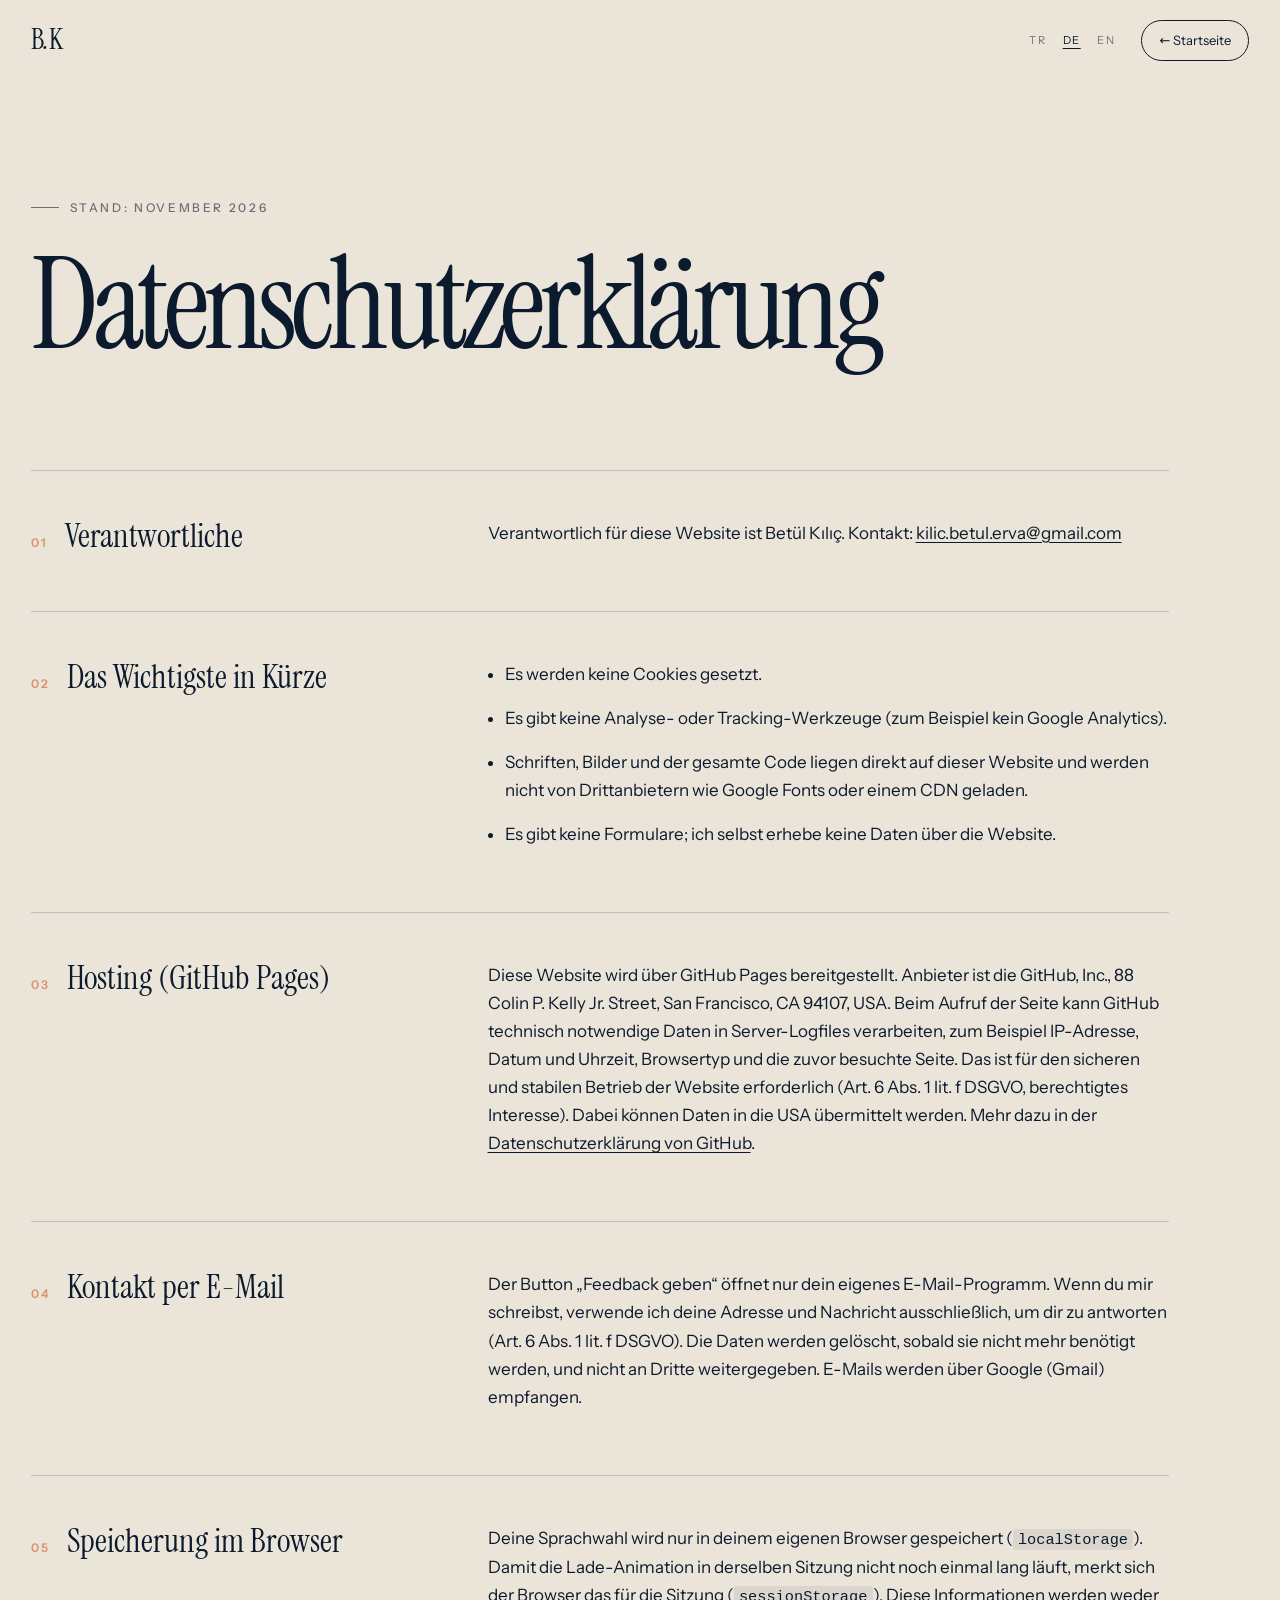
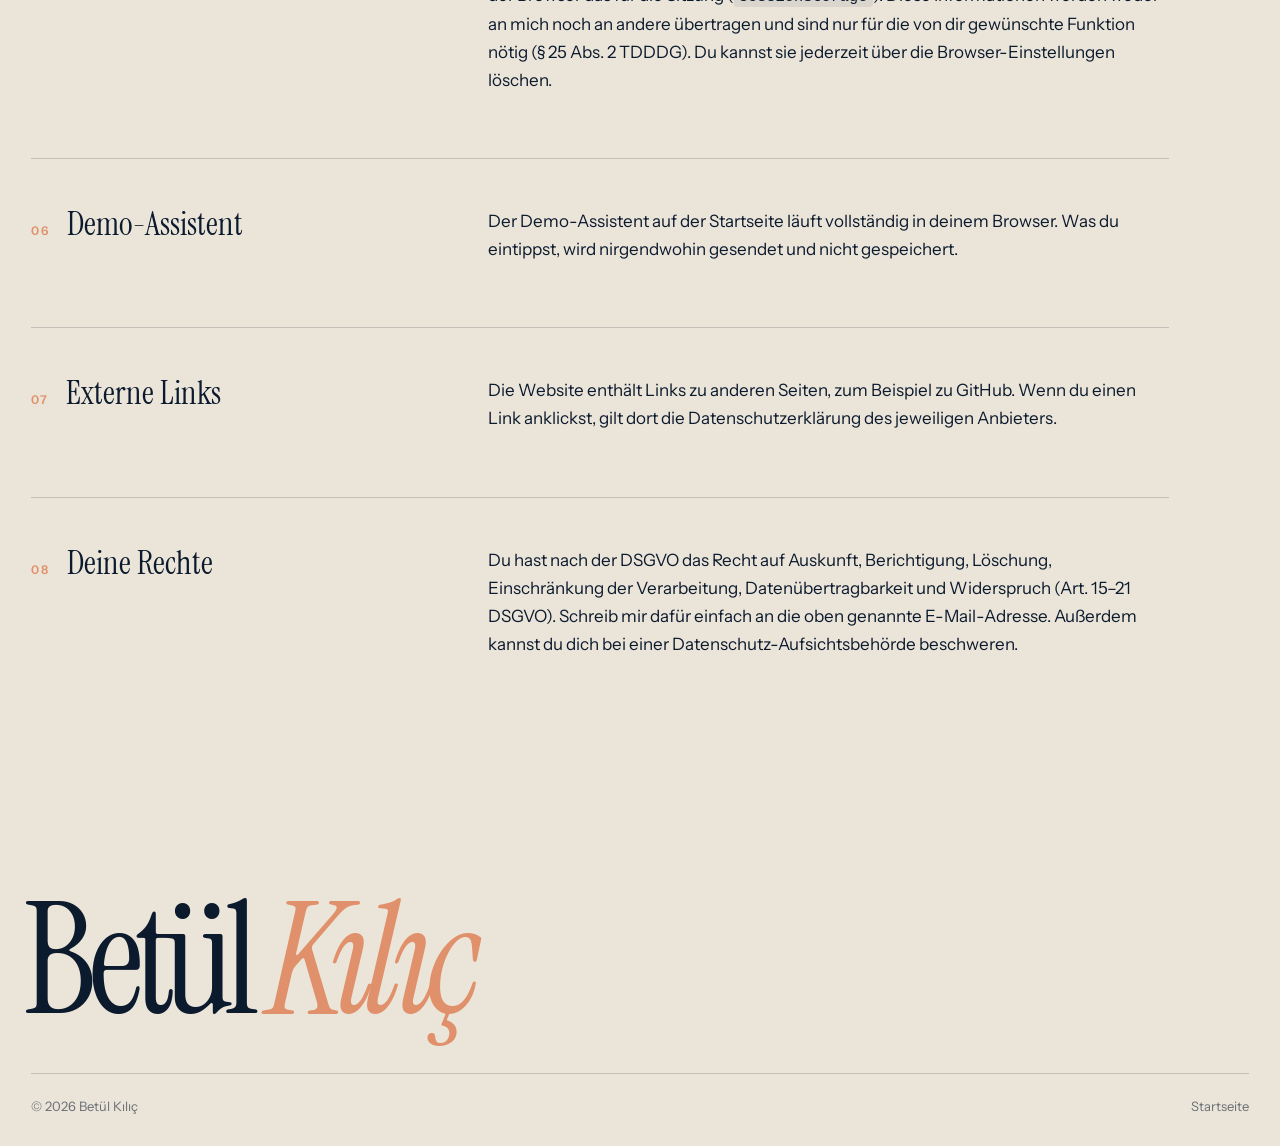
<file: datenschutz-de.html>
<!doctype html>
<html lang="de">
<head>
  <meta charset="utf-8">
  <meta name="viewport" content="width=device-width, initial-scale=1">
  <title>Datenschutz · Betül Kılıç</title>
  <meta name="description" content="Datenschutz · Betül Kılıç">
  <meta name="theme-color" content="#070d1a">
  <meta property="og:title" content="Datenschutz · Betül Kılıç">
  <meta property="og:description" content="Datenschutz · Betül Kılıç">
  <meta property="og:image" content="img/og.jpg">
  <link rel="icon" href="img/favicon.svg" type="image/svg+xml">
  <link rel="alternate" hreflang="tr" href="datenschutz.html">
  <link rel="alternate" hreflang="de" href="datenschutz-de.html">
  <link rel="alternate" hreflang="en" href="datenschutz-en.html">
  
  <link rel="preload" href="fonts/instrument-serif-latin-400-normal.woff2" as="font" type="font/woff2" crossorigin>
  <link rel="preload" href="fonts/instrument-serif-latin-400-italic.woff2" as="font" type="font/woff2" crossorigin>
  <link rel="stylesheet" href="fx/fx.css">
  <link rel="stylesheet" href="style.css">
  
</head>
<body class="priv">
  <a class="skip" href="#main">Zum Inhalt</a>
  <header class="nav nav--static">
    <a class="nav__logo" href="de.html" aria-label="Betül Kılıç">B<em>.</em>K</a>
    <div class="nav__end">
      <nav class="langs" aria-label="Sprache"><a href="datenschutz.html" hreflang="tr" lang="tr" data-lang="tr">TR</a><a href="datenschutz-de.html" hreflang="de" lang="de" data-lang="de" aria-current="true">DE</a><a href="datenschutz-en.html" hreflang="en" lang="en" data-lang="en">EN</a></nav>
      <a class="nav__cta" href="de.html">← Startseite</a>
    </div>
  </header>
  <main id="main" class="priv__main">
    <p class="eyebrow">Stand: November 2026</p>
    <h1 class="priv__title">Datenschutzerklärung</h1>
    
      <section class="priv__sec">
        <h2><span>01</span>Verantwortliche</h2>
        <div class="priv__body"><p>Verantwortlich für diese Website ist Betül Kılıç. Kontakt: <a href="mailto:kilic.betul.erva@gmail.com">kilic.betul.erva@gmail.com</a></p></div>
      </section>
      <section class="priv__sec">
        <h2><span>02</span>Das Wichtigste in Kürze</h2>
        <div class="priv__body"><ul><li>Es werden keine Cookies gesetzt.</li><li>Es gibt keine Analyse- oder Tracking-Werkzeuge (zum Beispiel kein Google Analytics).</li><li>Schriften, Bilder und der gesamte Code liegen direkt auf dieser Website und werden nicht von Drittanbietern wie Google Fonts oder einem CDN geladen.</li><li>Es gibt keine Formulare; ich selbst erhebe keine Daten über die Website.</li></ul></div>
      </section>
      <section class="priv__sec">
        <h2><span>03</span>Hosting (GitHub Pages)</h2>
        <div class="priv__body"><p>Diese Website wird über GitHub Pages bereitgestellt. Anbieter ist die GitHub, Inc., 88 Colin P. Kelly Jr. Street, San Francisco, CA 94107, USA. Beim Aufruf der Seite kann GitHub technisch notwendige Daten in Server-Logfiles verarbeiten, zum Beispiel IP-Adresse, Datum und Uhrzeit, Browsertyp und die zuvor besuchte Seite. Das ist für den sicheren und stabilen Betrieb der Website erforderlich (Art. 6 Abs. 1 lit. f DSGVO, berechtigtes Interesse). Dabei können Daten in die USA übermittelt werden. Mehr dazu in der <a href="https://docs.github.com/de/site-policy/privacy-policies/github-general-privacy-statement" target="_blank" rel="noopener noreferrer">Datenschutzerklärung von GitHub</a>.</p></div>
      </section>
      <section class="priv__sec">
        <h2><span>04</span>Kontakt per E-Mail</h2>
        <div class="priv__body"><p>Der Button „Feedback geben“ öffnet nur dein eigenes E-Mail-Programm. Wenn du mir schreibst, verwende ich deine Adresse und Nachricht ausschließlich, um dir zu antworten (Art. 6 Abs. 1 lit. f DSGVO). Die Daten werden gelöscht, sobald sie nicht mehr benötigt werden, und nicht an Dritte weitergegeben. E-Mails werden über Google (Gmail) empfangen.</p></div>
      </section>
      <section class="priv__sec">
        <h2><span>05</span>Speicherung im Browser</h2>
        <div class="priv__body"><p>Deine Sprachwahl wird nur in deinem eigenen Browser gespeichert (<code>localStorage</code>). Damit die Lade-Animation in derselben Sitzung nicht noch einmal lang läuft, merkt sich der Browser das für die Sitzung (<code>sessionStorage</code>). Diese Informationen werden weder an mich noch an andere übertragen und sind nur für die von dir gewünschte Funktion nötig (§ 25 Abs. 2 TDDDG). Du kannst sie jederzeit über die Browser-Einstellungen löschen.</p></div>
      </section>
      <section class="priv__sec">
        <h2><span>06</span>Demo-Assistent</h2>
        <div class="priv__body"><p>Der Demo-Assistent auf der Startseite läuft vollständig in deinem Browser. Was du eintippst, wird nirgendwohin gesendet und nicht gespeichert.</p></div>
      </section>
      <section class="priv__sec">
        <h2><span>07</span>Externe Links</h2>
        <div class="priv__body"><p>Die Website enthält Links zu anderen Seiten, zum Beispiel zu GitHub. Wenn du einen Link anklickst, gilt dort die Datenschutzerklärung des jeweiligen Anbieters.</p></div>
      </section>
      <section class="priv__sec">
        <h2><span>08</span>Deine Rechte</h2>
        <div class="priv__body"><p>Du hast nach der DSGVO das Recht auf Auskunft, Berichtigung, Löschung, Einschränkung der Verarbeitung, Datenübertragbarkeit und Widerspruch (Art. 15–21 DSGVO). Schreib mir dafür einfach an die oben genannte E-Mail-Adresse. Außerdem kannst du dich bei einer Datenschutz-Aufsichtsbehörde beschweren.</p></div>
      </section>
  </main>
  <footer class="footer footer--small">
    <p class="footer__giant" aria-hidden="true">Betül <em>Kılıç</em></p>
    <div class="footer__row"><span>© 2026 Betül Kılıç</span><a href="de.html">Startseite</a></div>
  </footer>
  <script src="lang.js"></script>
</body>
</html>
</file>
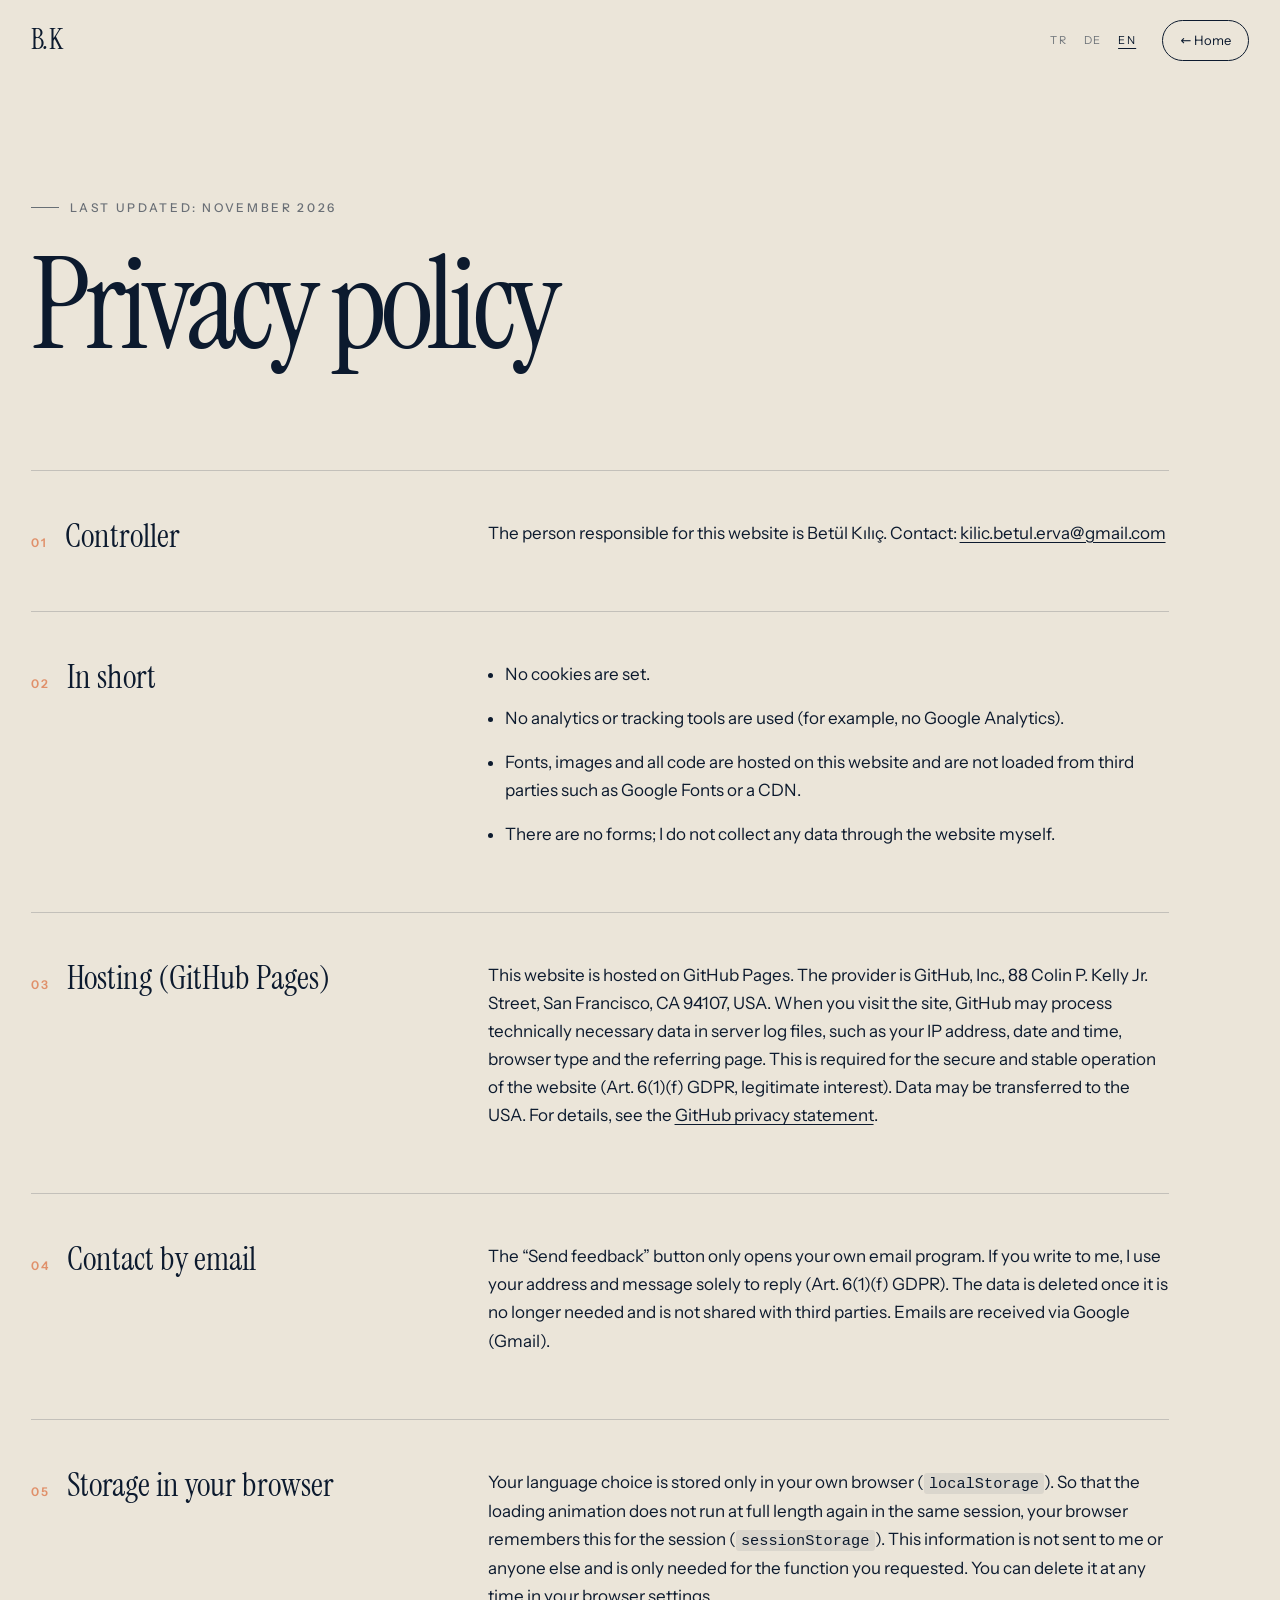
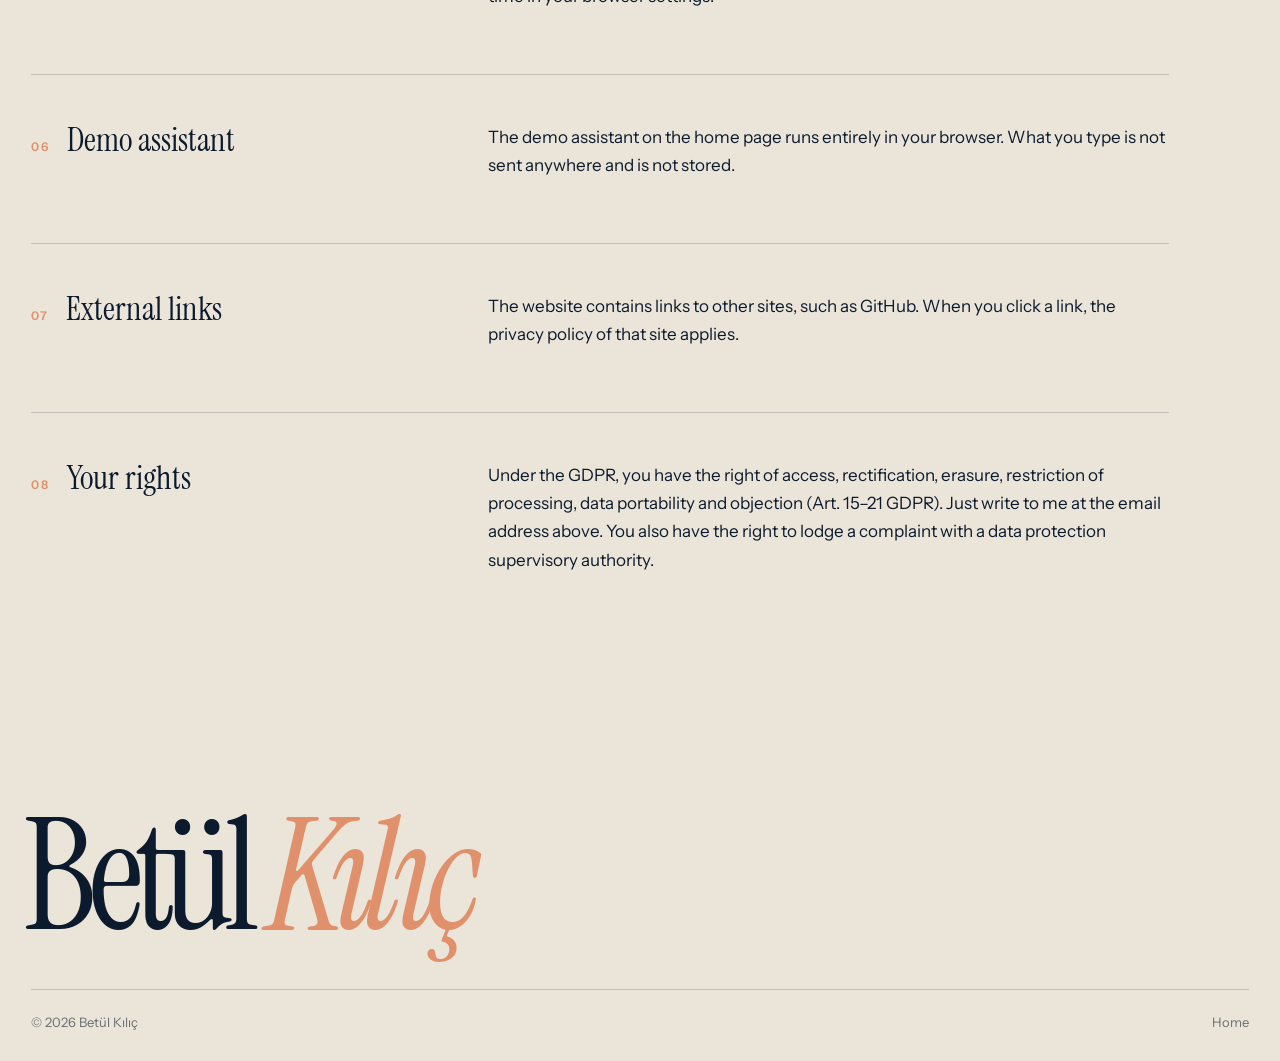
<file: datenschutz-en.html>
<!doctype html>
<html lang="en">
<head>
  <meta charset="utf-8">
  <meta name="viewport" content="width=device-width, initial-scale=1">
  <title>Privacy · Betül Kılıç</title>
  <meta name="description" content="Privacy · Betül Kılıç">
  <meta name="theme-color" content="#070d1a">
  <meta property="og:title" content="Privacy · Betül Kılıç">
  <meta property="og:description" content="Privacy · Betül Kılıç">
  <meta property="og:image" content="img/og.jpg">
  <link rel="icon" href="img/favicon.svg" type="image/svg+xml">
  <link rel="alternate" hreflang="tr" href="datenschutz.html">
  <link rel="alternate" hreflang="de" href="datenschutz-de.html">
  <link rel="alternate" hreflang="en" href="datenschutz-en.html">
  
  <link rel="preload" href="fonts/instrument-serif-latin-400-normal.woff2" as="font" type="font/woff2" crossorigin>
  <link rel="preload" href="fonts/instrument-serif-latin-400-italic.woff2" as="font" type="font/woff2" crossorigin>
  <link rel="stylesheet" href="fx/fx.css">
  <link rel="stylesheet" href="style.css">
  
</head>
<body class="priv">
  <a class="skip" href="#main">Skip to content</a>
  <header class="nav nav--static">
    <a class="nav__logo" href="en.html" aria-label="Betül Kılıç">B<em>.</em>K</a>
    <div class="nav__end">
      <nav class="langs" aria-label="Language"><a href="datenschutz.html" hreflang="tr" lang="tr" data-lang="tr">TR</a><a href="datenschutz-de.html" hreflang="de" lang="de" data-lang="de">DE</a><a href="datenschutz-en.html" hreflang="en" lang="en" data-lang="en" aria-current="true">EN</a></nav>
      <a class="nav__cta" href="en.html">← Home</a>
    </div>
  </header>
  <main id="main" class="priv__main">
    <p class="eyebrow">Last updated: November 2026</p>
    <h1 class="priv__title">Privacy policy</h1>
    
      <section class="priv__sec">
        <h2><span>01</span>Controller</h2>
        <div class="priv__body"><p>The person responsible for this website is Betül Kılıç. Contact: <a href="mailto:kilic.betul.erva@gmail.com">kilic.betul.erva@gmail.com</a></p></div>
      </section>
      <section class="priv__sec">
        <h2><span>02</span>In short</h2>
        <div class="priv__body"><ul><li>No cookies are set.</li><li>No analytics or tracking tools are used (for example, no Google Analytics).</li><li>Fonts, images and all code are hosted on this website and are not loaded from third parties such as Google Fonts or a CDN.</li><li>There are no forms; I do not collect any data through the website myself.</li></ul></div>
      </section>
      <section class="priv__sec">
        <h2><span>03</span>Hosting (GitHub Pages)</h2>
        <div class="priv__body"><p>This website is hosted on GitHub Pages. The provider is GitHub, Inc., 88 Colin P. Kelly Jr. Street, San Francisco, CA 94107, USA. When you visit the site, GitHub may process technically necessary data in server log files, such as your IP address, date and time, browser type and the referring page. This is required for the secure and stable operation of the website (Art. 6(1)(f) GDPR, legitimate interest). Data may be transferred to the USA. For details, see the <a href="https://docs.github.com/en/site-policy/privacy-policies/github-general-privacy-statement" target="_blank" rel="noopener noreferrer">GitHub privacy statement</a>.</p></div>
      </section>
      <section class="priv__sec">
        <h2><span>04</span>Contact by email</h2>
        <div class="priv__body"><p>The “Send feedback” button only opens your own email program. If you write to me, I use your address and message solely to reply (Art. 6(1)(f) GDPR). The data is deleted once it is no longer needed and is not shared with third parties. Emails are received via Google (Gmail).</p></div>
      </section>
      <section class="priv__sec">
        <h2><span>05</span>Storage in your browser</h2>
        <div class="priv__body"><p>Your language choice is stored only in your own browser (<code>localStorage</code>). So that the loading animation does not run at full length again in the same session, your browser remembers this for the session (<code>sessionStorage</code>). This information is not sent to me or anyone else and is only needed for the function you requested. You can delete it at any time in your browser settings.</p></div>
      </section>
      <section class="priv__sec">
        <h2><span>06</span>Demo assistant</h2>
        <div class="priv__body"><p>The demo assistant on the home page runs entirely in your browser. What you type is not sent anywhere and is not stored.</p></div>
      </section>
      <section class="priv__sec">
        <h2><span>07</span>External links</h2>
        <div class="priv__body"><p>The website contains links to other sites, such as GitHub. When you click a link, the privacy policy of that site applies.</p></div>
      </section>
      <section class="priv__sec">
        <h2><span>08</span>Your rights</h2>
        <div class="priv__body"><p>Under the GDPR, you have the right of access, rectification, erasure, restriction of processing, data portability and objection (Art. 15–21 GDPR). Just write to me at the email address above. You also have the right to lodge a complaint with a data protection supervisory authority.</p></div>
      </section>
  </main>
  <footer class="footer footer--small">
    <p class="footer__giant" aria-hidden="true">Betül <em>Kılıç</em></p>
    <div class="footer__row"><span>© 2026 Betül Kılıç</span><a href="en.html">Home</a></div>
  </footer>
  <script src="lang.js"></script>
</body>
</html>
</file>
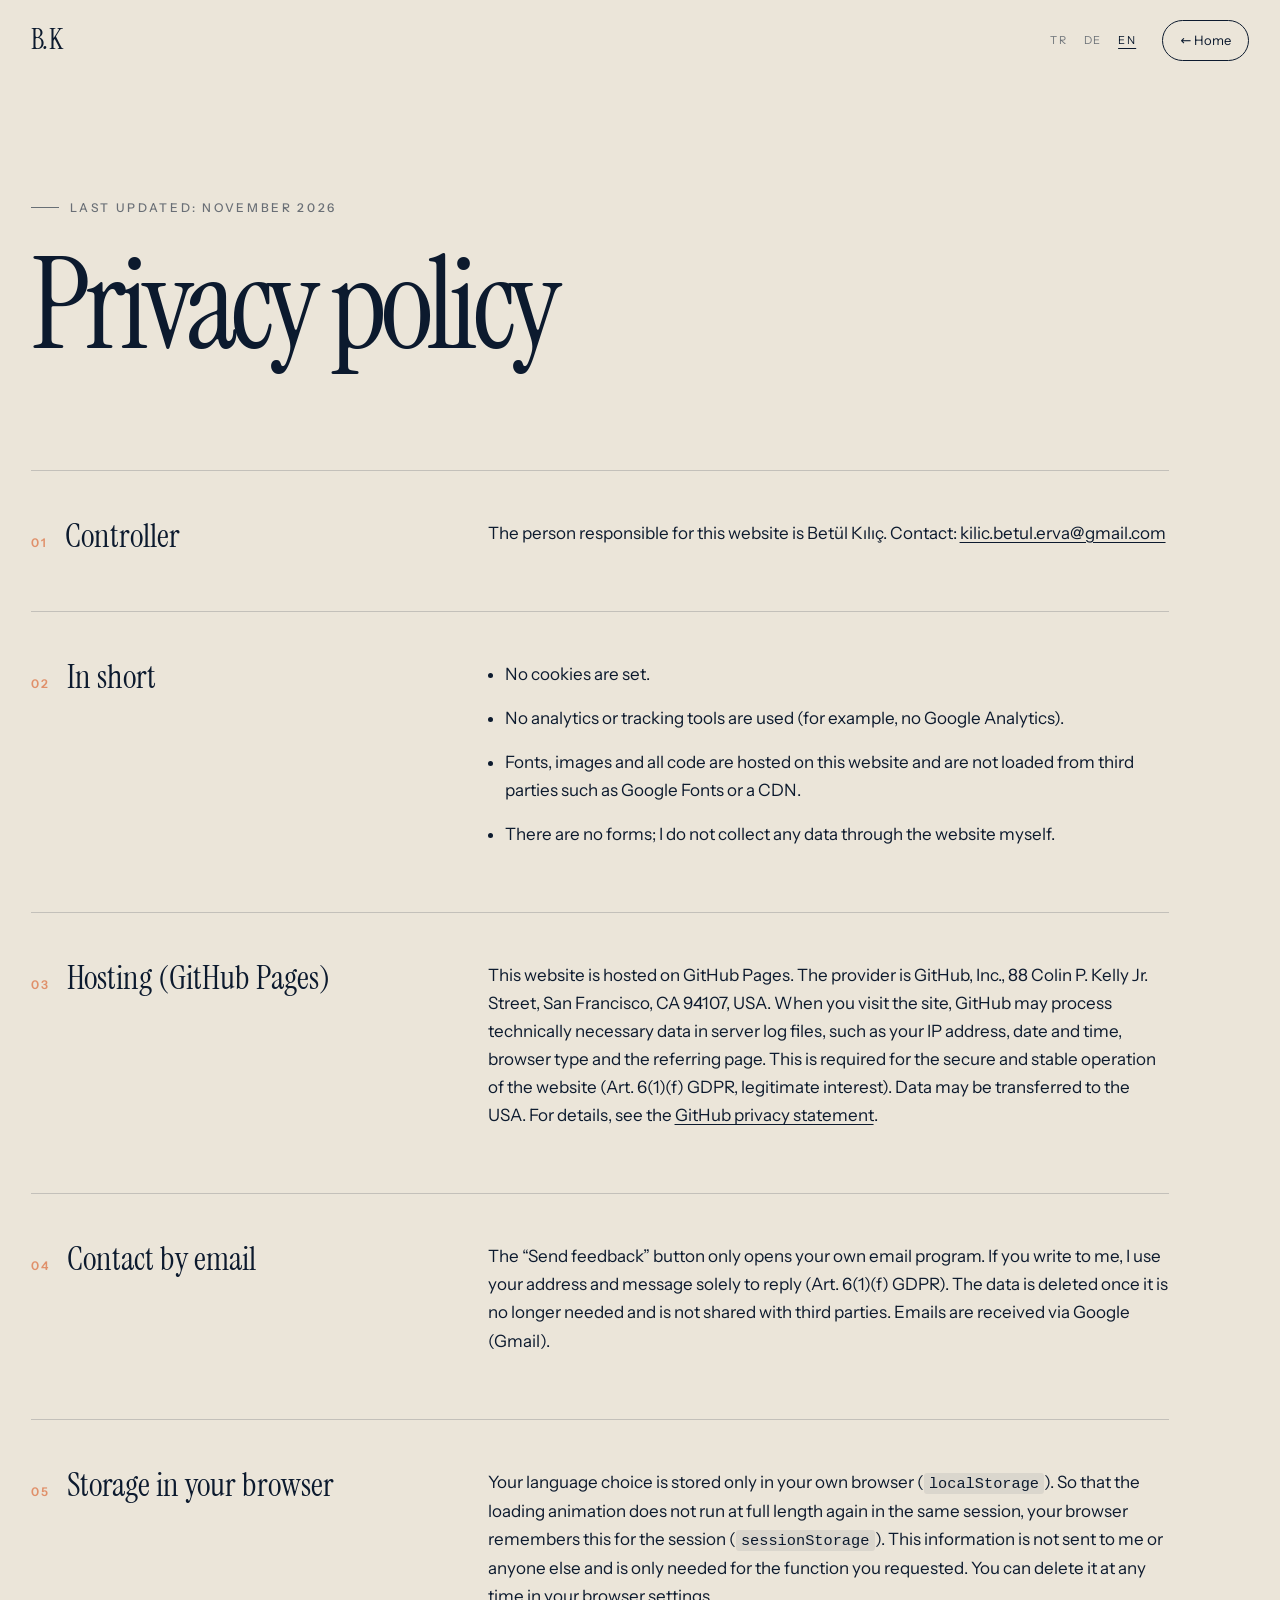
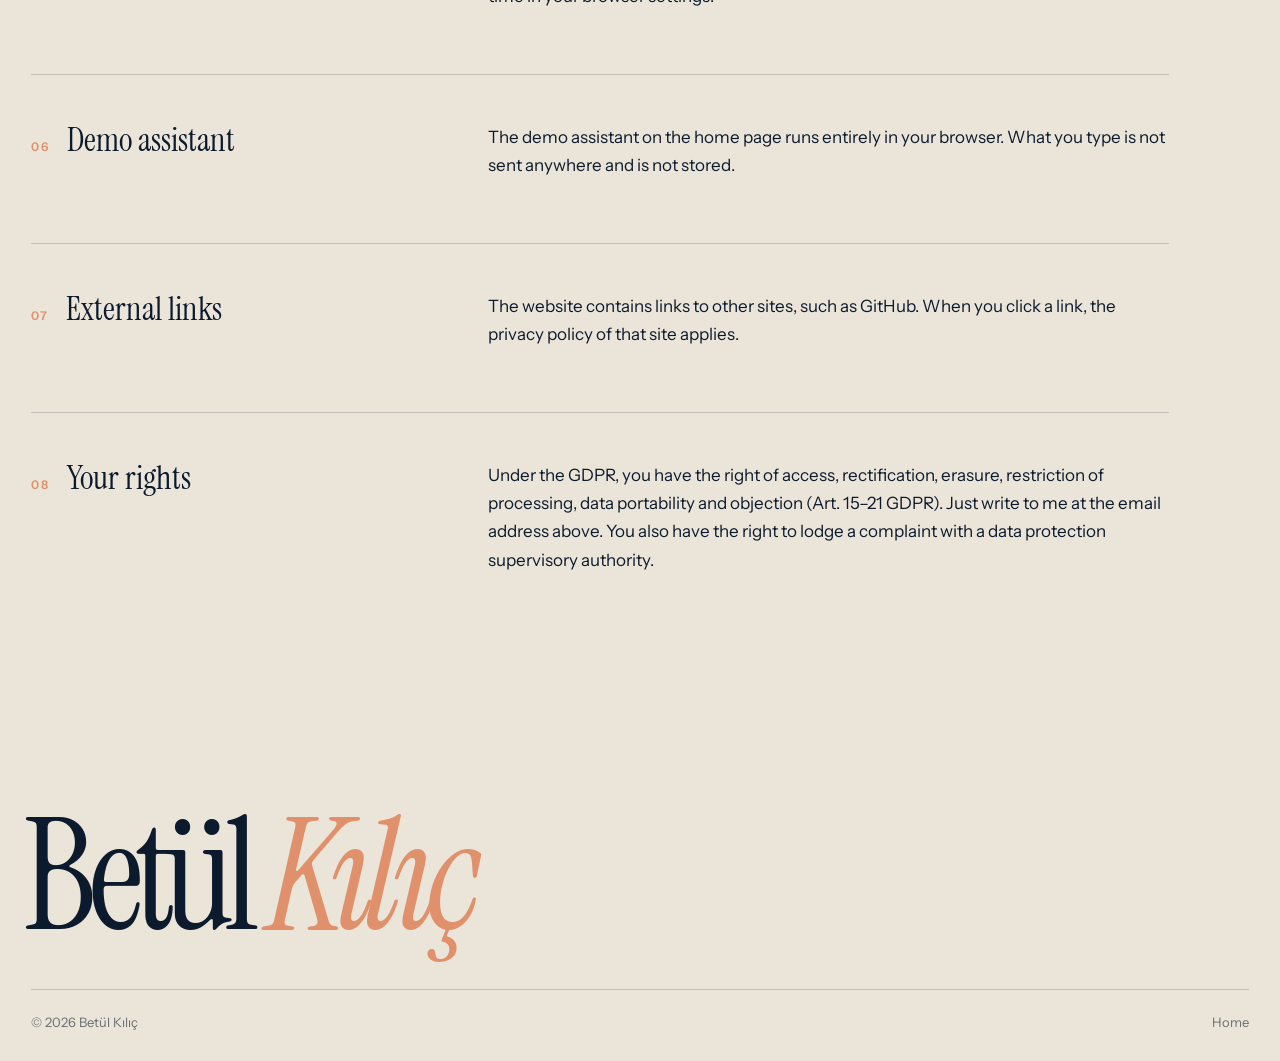
<file: datenschutz.html>
<!doctype html>
<html lang="tr">
<head>
  <meta charset="utf-8">
  <meta name="viewport" content="width=device-width, initial-scale=1">
  <title>Gizlilik · Betül Kılıç</title>
  <meta name="description" content="Gizlilik · Betül Kılıç">
  <meta name="theme-color" content="#070d1a">
  <meta property="og:title" content="Gizlilik · Betül Kılıç">
  <meta property="og:description" content="Gizlilik · Betül Kılıç">
  <meta property="og:image" content="img/og.jpg">
  <link rel="icon" href="img/favicon.svg" type="image/svg+xml">
  <link rel="alternate" hreflang="tr" href="datenschutz.html">
  <link rel="alternate" hreflang="de" href="datenschutz-de.html">
  <link rel="alternate" hreflang="en" href="datenschutz-en.html">
  <script>(function(){var P={tr:'datenschutz.html',de:'datenschutz-de.html',en:'datenschutz-en.html'},s=null;if(/[?&]lang=/.test(location.search))return;
try{s=localStorage.getItem('bk-lang')}catch(e){}
if(!s){var n=(navigator.language||'').slice(0,2).toLowerCase();if(n==='de'||n==='en')s=n;}
if(s&&s!=='tr'&&P[s])location.replace(P[s]+location.search+location.hash);})();</script>
  <link rel="preload" href="fonts/instrument-serif-latin-400-normal.woff2" as="font" type="font/woff2" crossorigin>
  <link rel="preload" href="fonts/instrument-serif-latin-400-italic.woff2" as="font" type="font/woff2" crossorigin>
  <link rel="stylesheet" href="fx/fx.css">
  <link rel="stylesheet" href="style.css">
  
</head>
<body class="priv">
  <a class="skip" href="#main">İçeriğe geç</a>
  <header class="nav nav--static">
    <a class="nav__logo" href="index.html" aria-label="Betül Kılıç">B<em>.</em>K</a>
    <div class="nav__end">
      <nav class="langs" aria-label="Dil"><a href="datenschutz.html" hreflang="tr" lang="tr" data-lang="tr" aria-current="true">TR</a><a href="datenschutz-de.html" hreflang="de" lang="de" data-lang="de">DE</a><a href="datenschutz-en.html" hreflang="en" lang="en" data-lang="en">EN</a></nav>
      <a class="nav__cta" href="index.html">← Ana sayfa</a>
    </div>
  </header>
  <main id="main" class="priv__main">
    <p class="eyebrow">Güncelleme: Kasım 2026</p>
    <h1 class="priv__title">Gizlilik politikası</h1>
    
      <section class="priv__sec">
        <h2><span>01</span>Sorumlu kişi</h2>
        <div class="priv__body"><p>Bu web sitesinden sorumlu kişi: Betül Kılıç. İletişim: <a href="mailto:kilic.betul.erva@gmail.com">kilic.betul.erva@gmail.com</a></p></div>
      </section>
      <section class="priv__sec">
        <h2><span>02</span>Kısaca</h2>
        <div class="priv__body"><ul><li>Çerez (cookie) kullanılmaz.</li><li>Analiz veya izleme araçları (örneğin Google Analytics) kullanılmaz.</li><li>Yazı tipleri, görseller ve tüm kod doğrudan bu sitede bulunur; Google Fonts veya CDN gibi harici hizmetlerden yüklenmez.</li><li>Sitede form yoktur; benim tarafımdan veri toplanmaz.</li></ul></div>
      </section>
      <section class="priv__sec">
        <h2><span>03</span>Barındırma (GitHub Pages)</h2>
        <div class="priv__body"><p>Bu site GitHub Pages üzerinde barındırılmaktadır. Sağlayıcı: GitHub, Inc., 88 Colin P. Kelly Jr. Street, San Francisco, CA 94107, ABD. Siteyi ziyaret ettiğinizde GitHub, teknik olarak gerekli bilgileri (örneğin IP adresi, tarih ve saat, tarayıcı türü, yönlendiren sayfa) sunucu kayıtlarında işleyebilir. Bu, sitenin güvenli ve sorunsuz çalışması için gereklidir (GDPR md. 6 f. 1 lit. f – meşru menfaat). Veriler ABD’ye aktarılabilir. Ayrıntılar için: <a href="https://docs.github.com/en/site-policy/privacy-policies/github-general-privacy-statement" target="_blank" rel="noopener noreferrer">GitHub gizlilik bildirimi</a>.</p></div>
      </section>
      <section class="priv__sec">
        <h2><span>04</span>E-posta ile iletişim</h2>
        <div class="priv__body"><p>“Geri bildirim gönder” düğmesi yalnızca kendi e-posta programınızı açar. Bana e-posta yazarsanız, adresinizi ve mesajınızı yalnızca yanıt vermek için kullanırım (GDPR md. 6 f. 1 lit. f). Veriler artık gerekli olmadığında silinir ve üçüncü kişilerle paylaşılmaz. E-postalar Google (Gmail) üzerinden alınır.</p></div>
      </section>
      <section class="priv__sec">
        <h2><span>05</span>Tarayıcıda yerel kayıt</h2>
        <div class="priv__body"><p>Seçtiğiniz dil yalnızca kendi tarayıcınızda saklanır (<code>localStorage</code>). Açılış animasyonunun aynı oturumda tekrar uzun gösterilmemesi için tarayıcı oturumunda küçük bir işaret tutulur (<code>sessionStorage</code>). Bu bilgiler bana veya başka birine gönderilmez ve yalnızca istediğiniz işlevi sağlamak için gereklidir. Tarayıcı ayarlarınızdan istediğiniz zaman silebilirsiniz.</p></div>
      </section>
      <section class="priv__sec">
        <h2><span>06</span>Demo asistan</h2>
        <div class="priv__body"><p>Ana sayfadaki demo asistan tamamen tarayıcınızda çalışır. Yazdıklarınız hiçbir yere gönderilmez ve kaydedilmez.</p></div>
      </section>
      <section class="priv__sec">
        <h2><span>07</span>Harici bağlantılar</h2>
        <div class="priv__body"><p>Site, GitHub gibi başka web sitelerine bağlantılar içerir. Bir bağlantıya tıkladığınızda ilgili sitenin gizlilik politikası geçerlidir.</p></div>
      </section>
      <section class="priv__sec">
        <h2><span>08</span>Haklarınız</h2>
        <div class="priv__body"><p>GDPR kapsamında bilgi alma, düzeltme, silme, işlemeyi kısıtlama, veri taşınabilirliği ve itiraz haklarına sahipsiniz (md. 15–21). Bunun için bana yukarıdaki e-posta adresinden ulaşabilirsiniz. Ayrıca bir veri koruma denetim makamına şikâyette bulunma hakkınız vardır.</p></div>
      </section>
  </main>
  <footer class="footer footer--small">
    <p class="footer__giant" aria-hidden="true">Betül <em>Kılıç</em></p>
    <div class="footer__row"><span>© 2026 Betül Kılıç</span><a href="index.html">Ana sayfa</a></div>
  </footer>
  <script src="lang.js"></script>
</body>
</html>
</file>
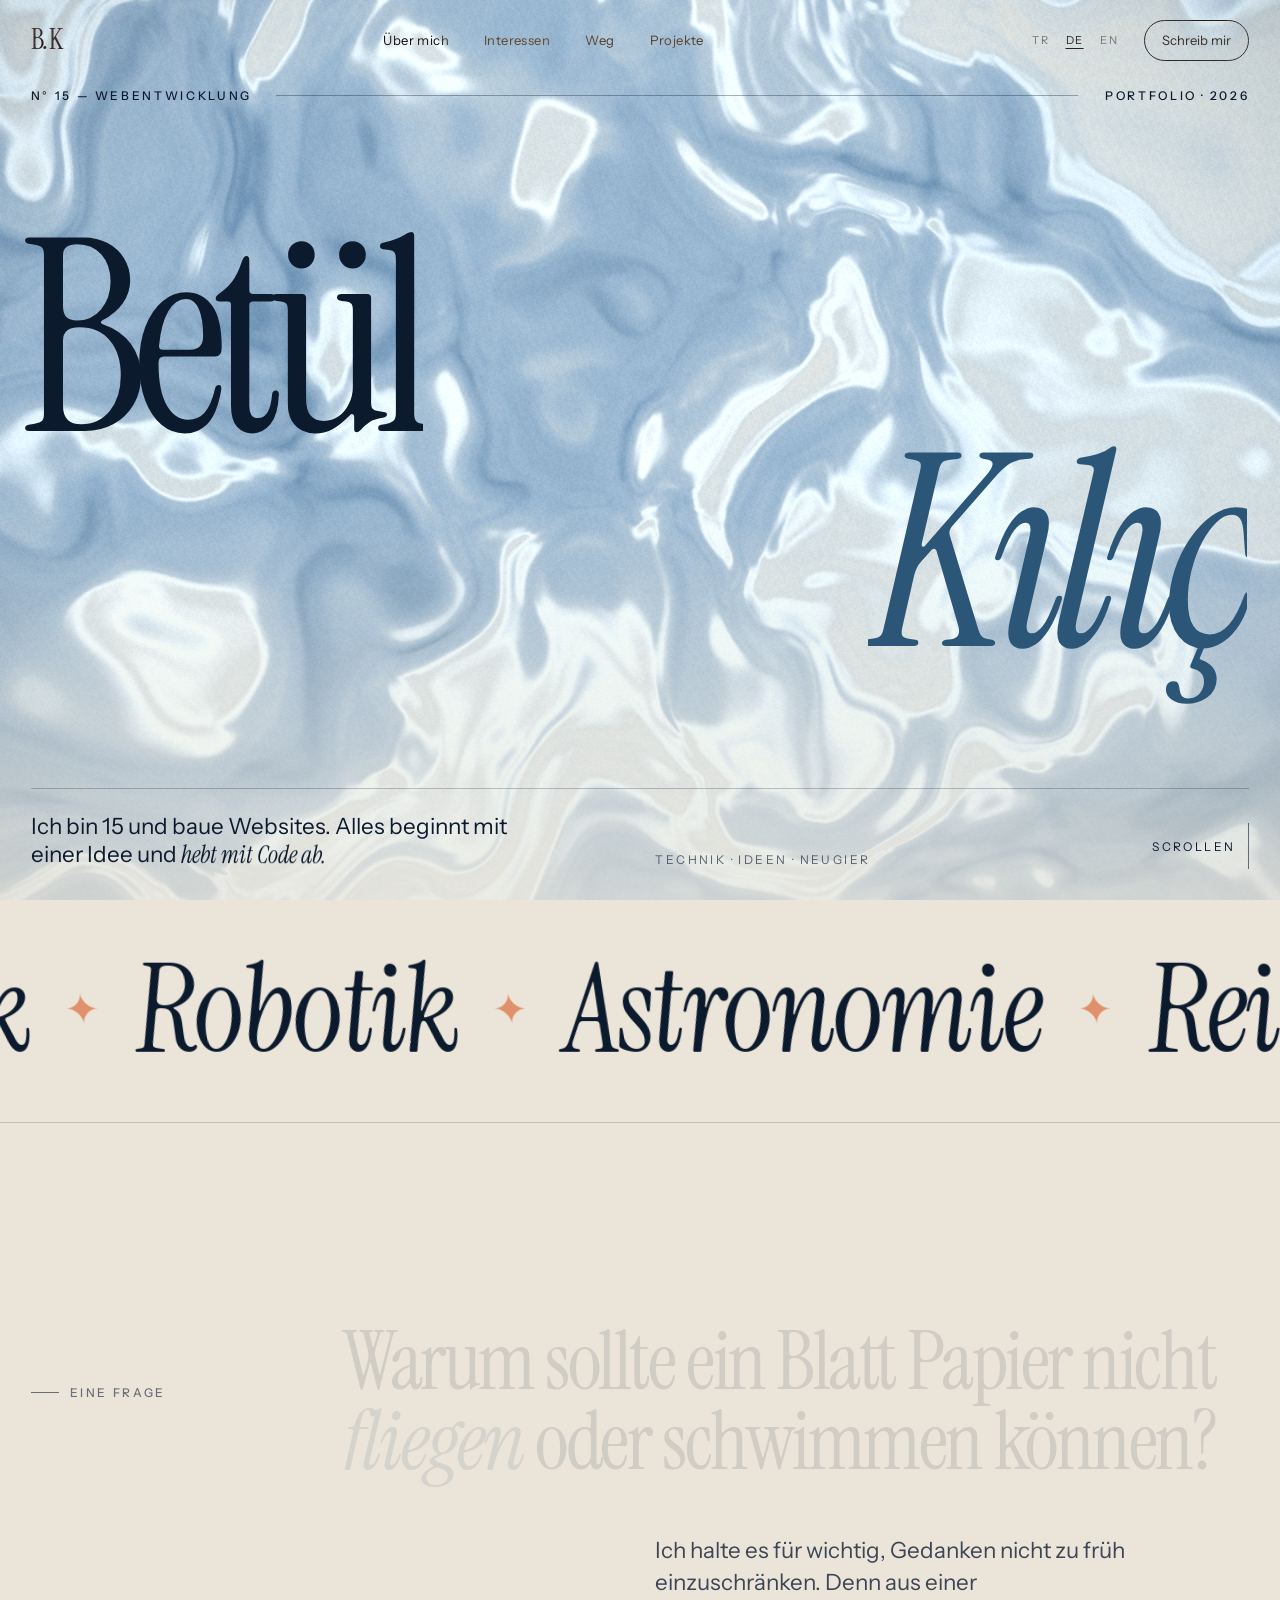
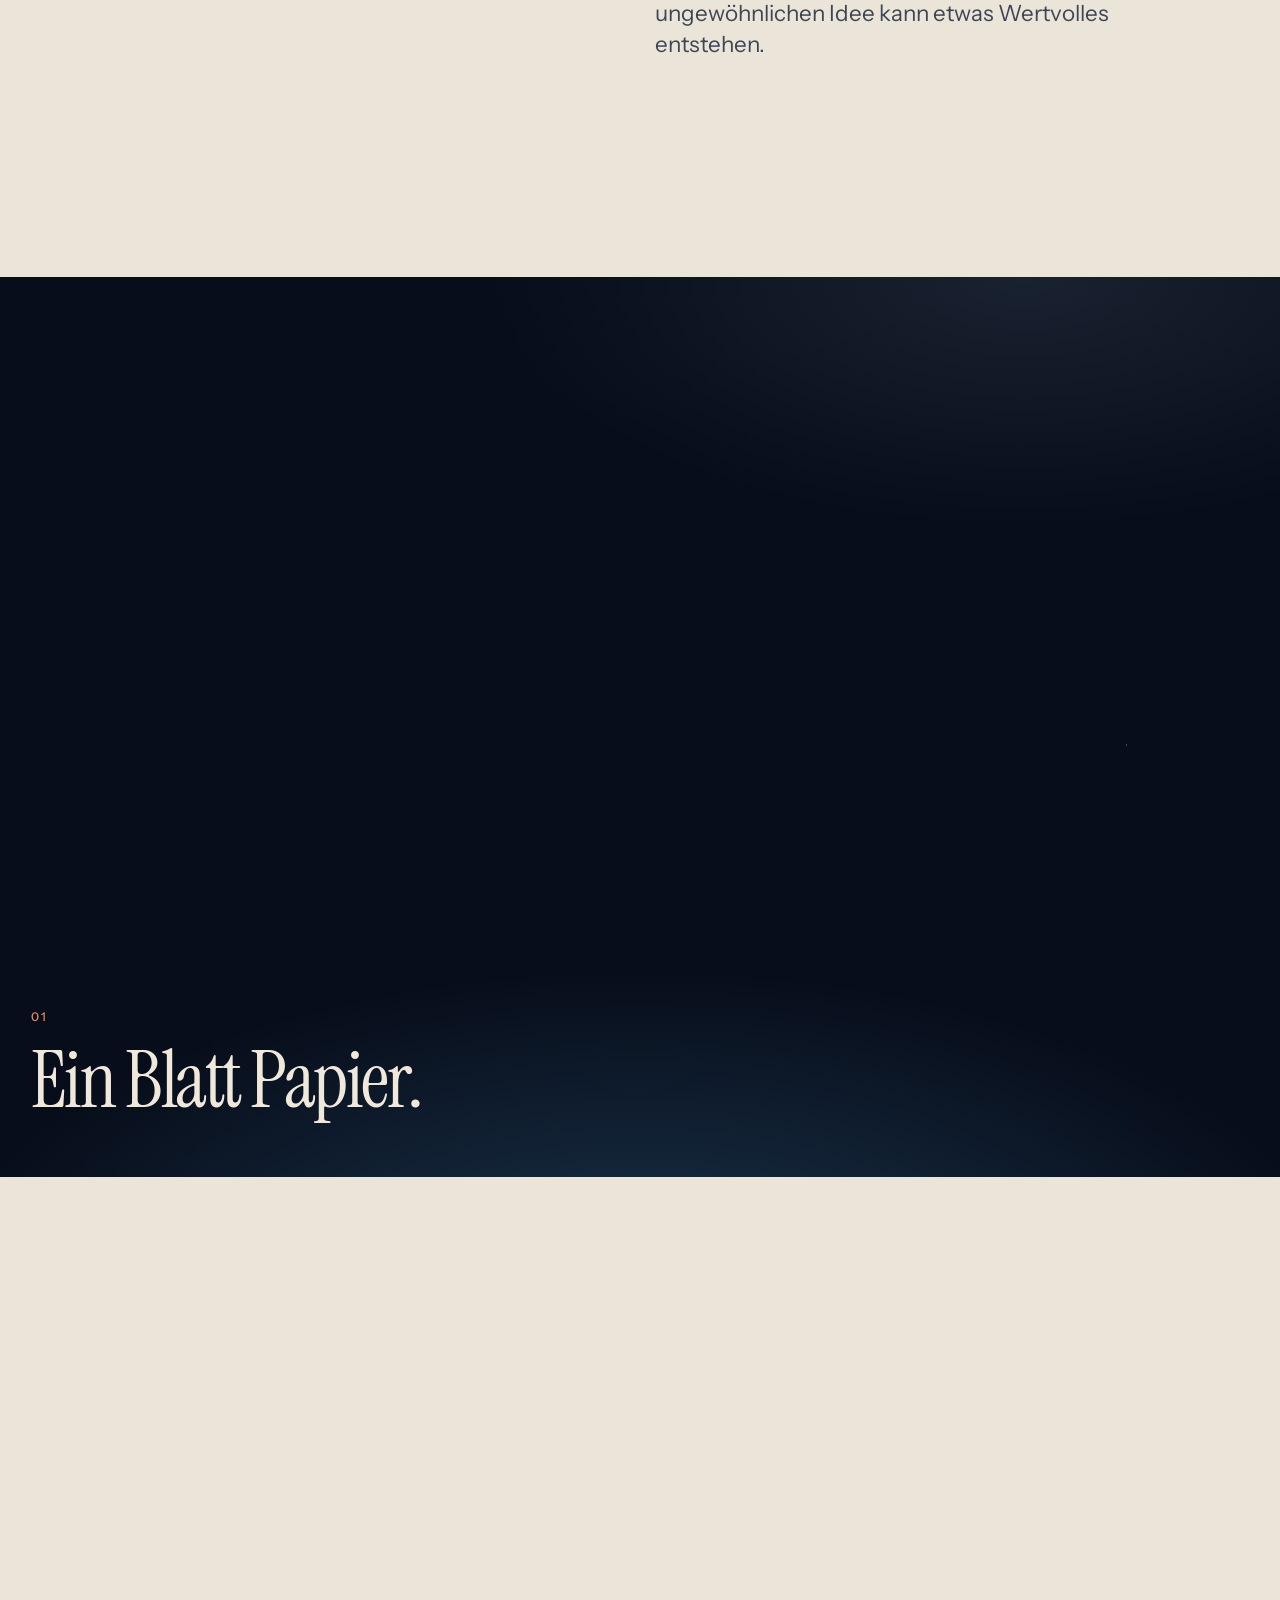
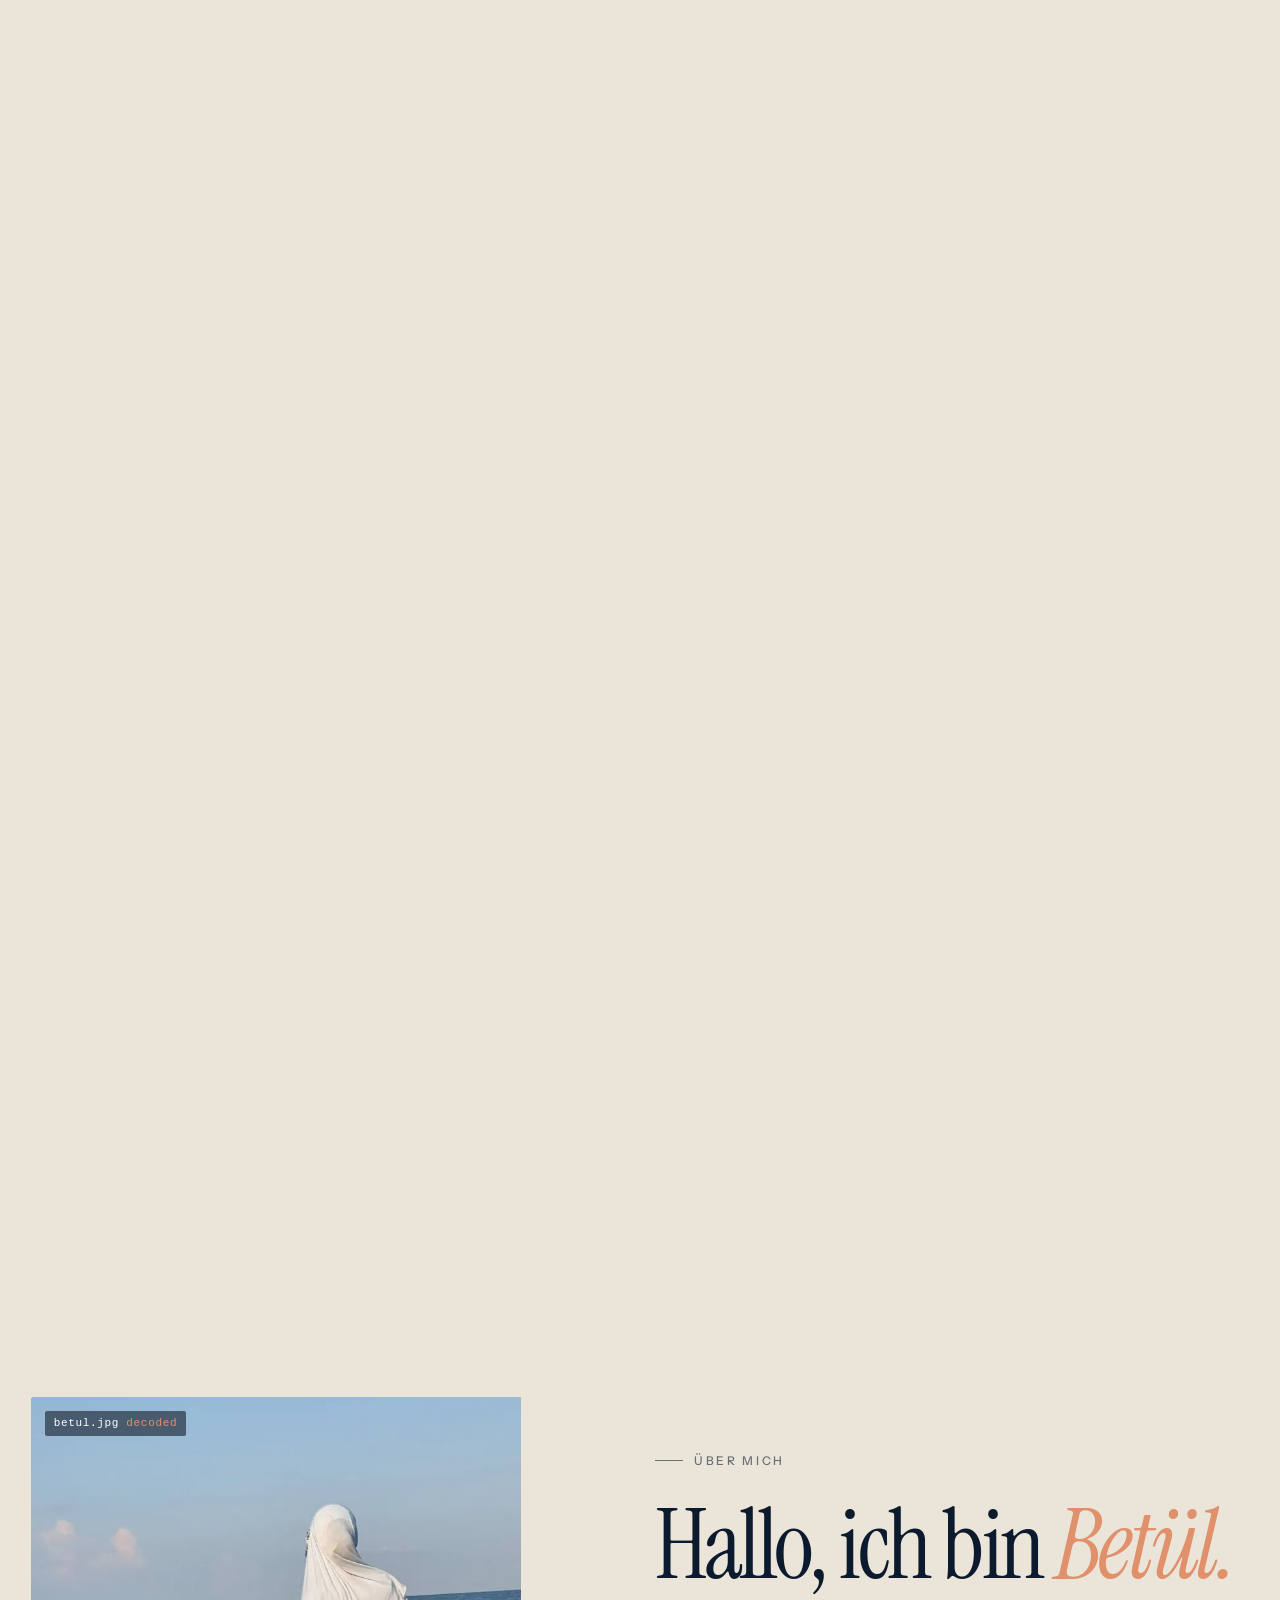
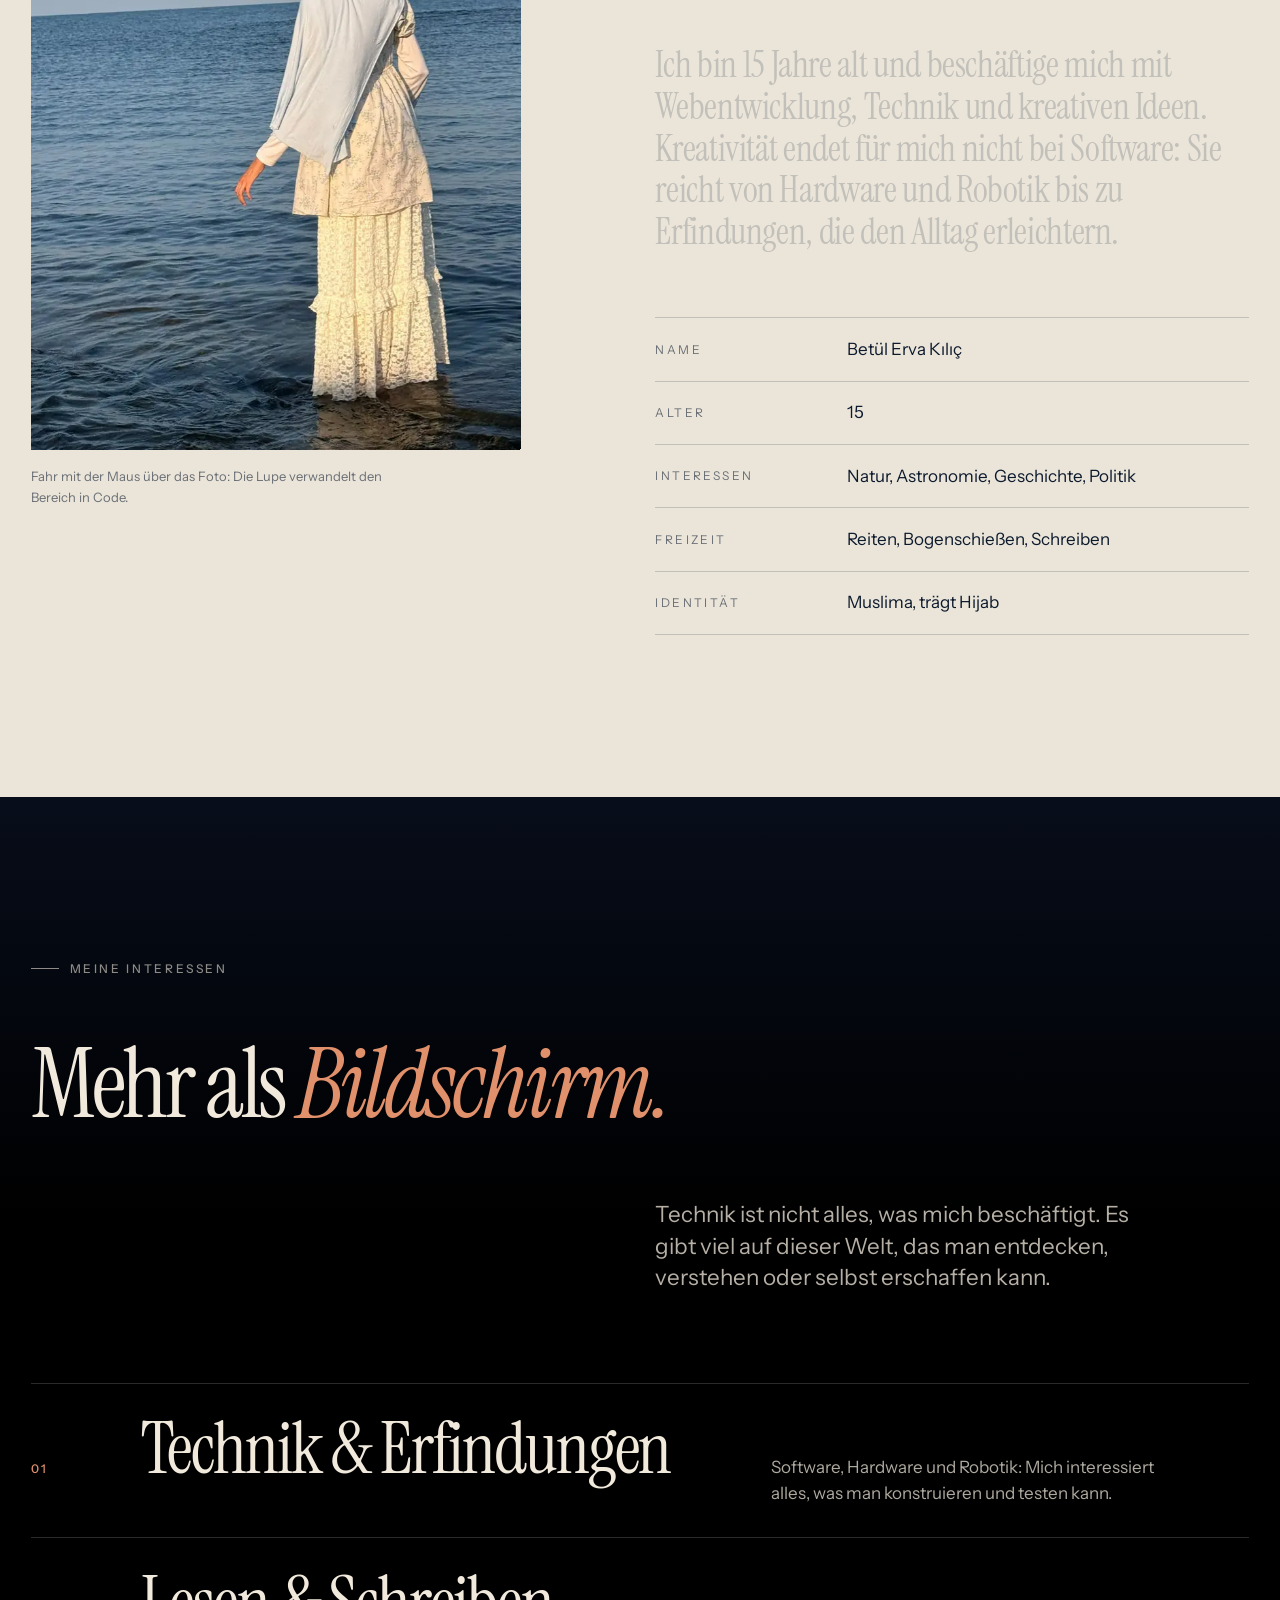
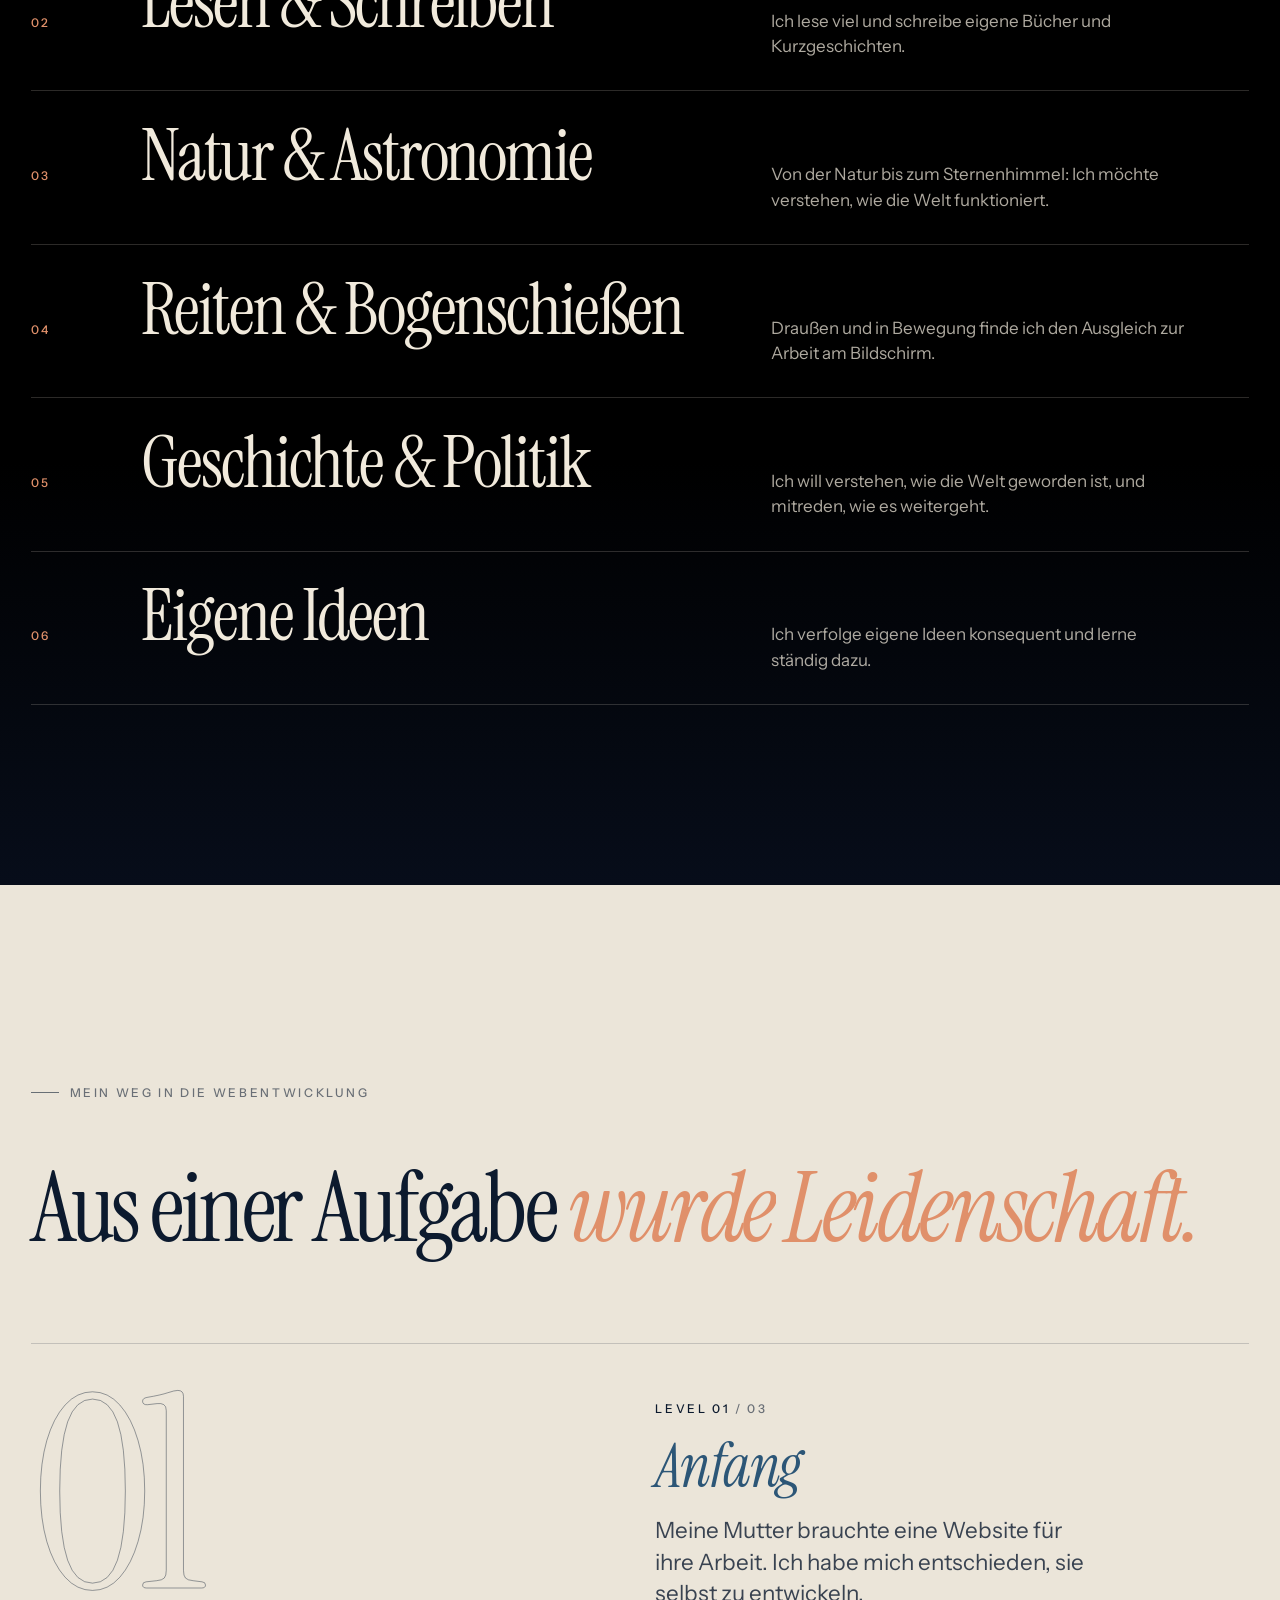
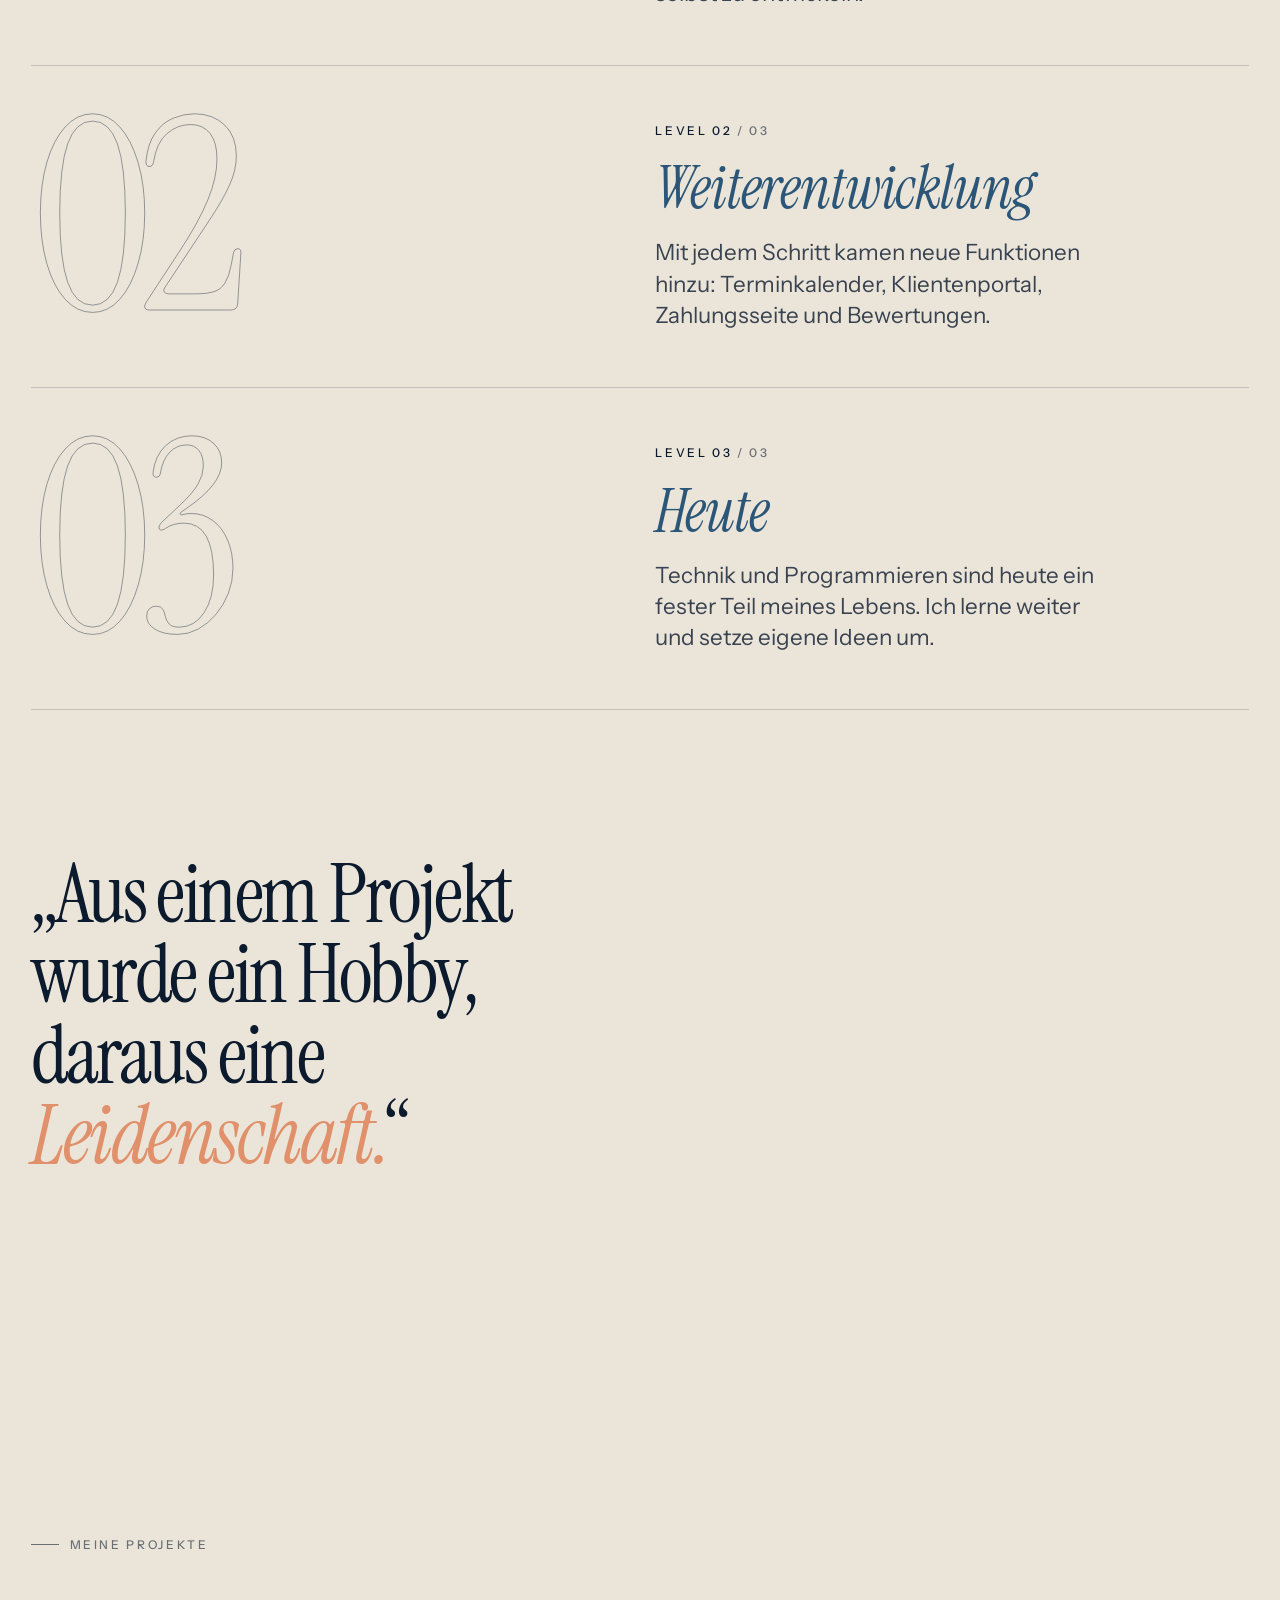
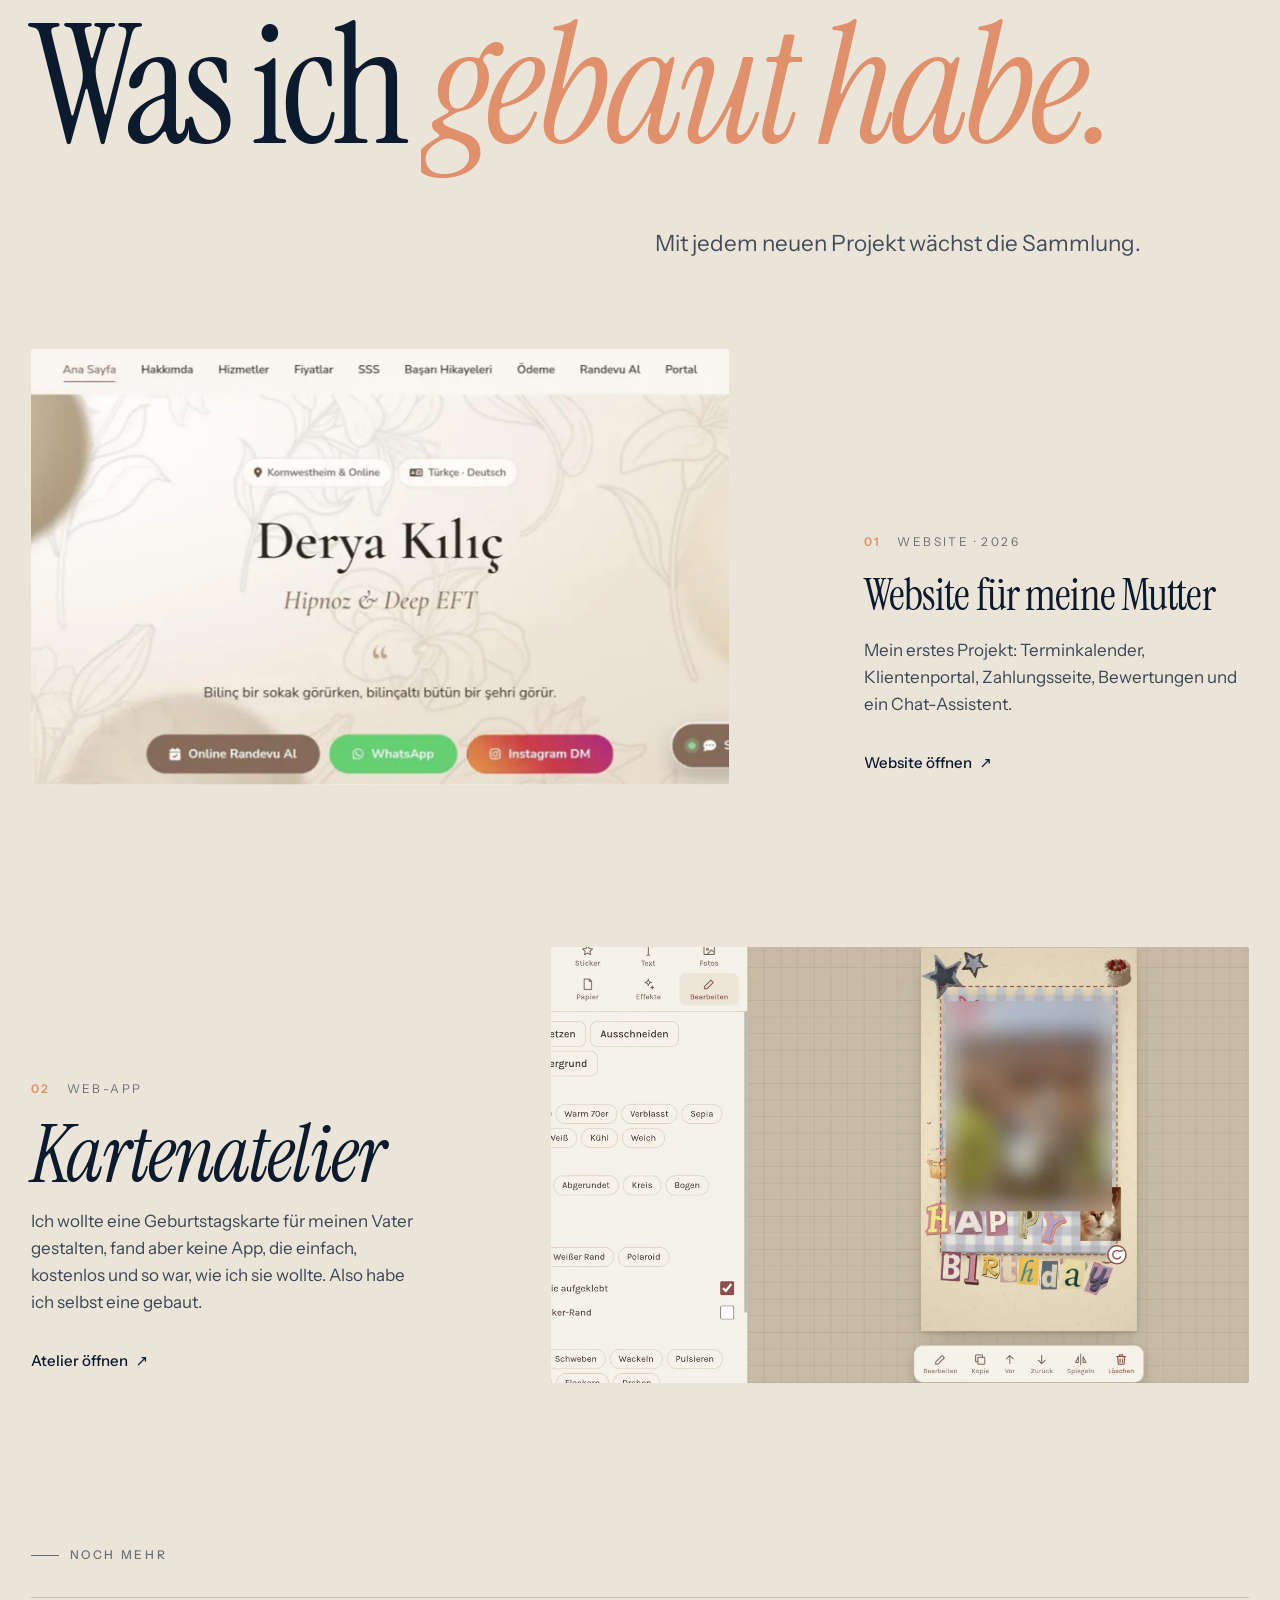
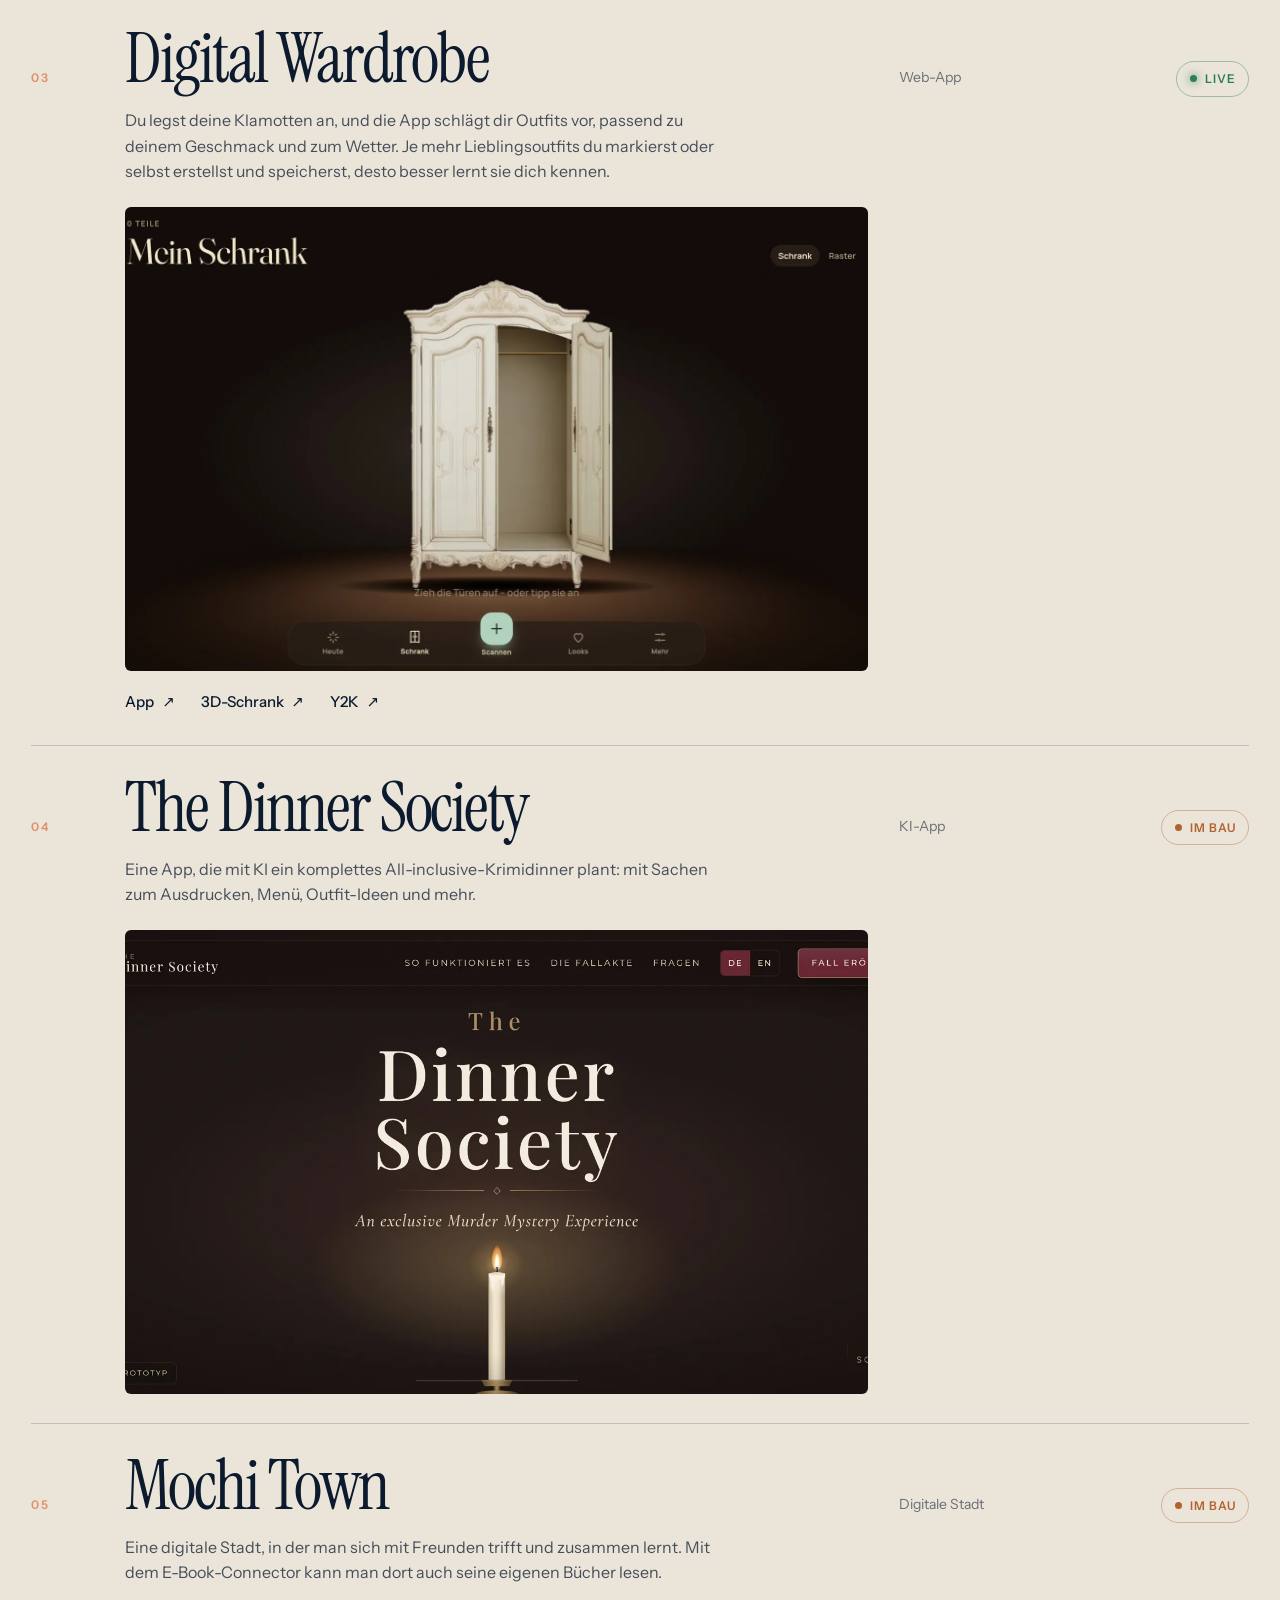
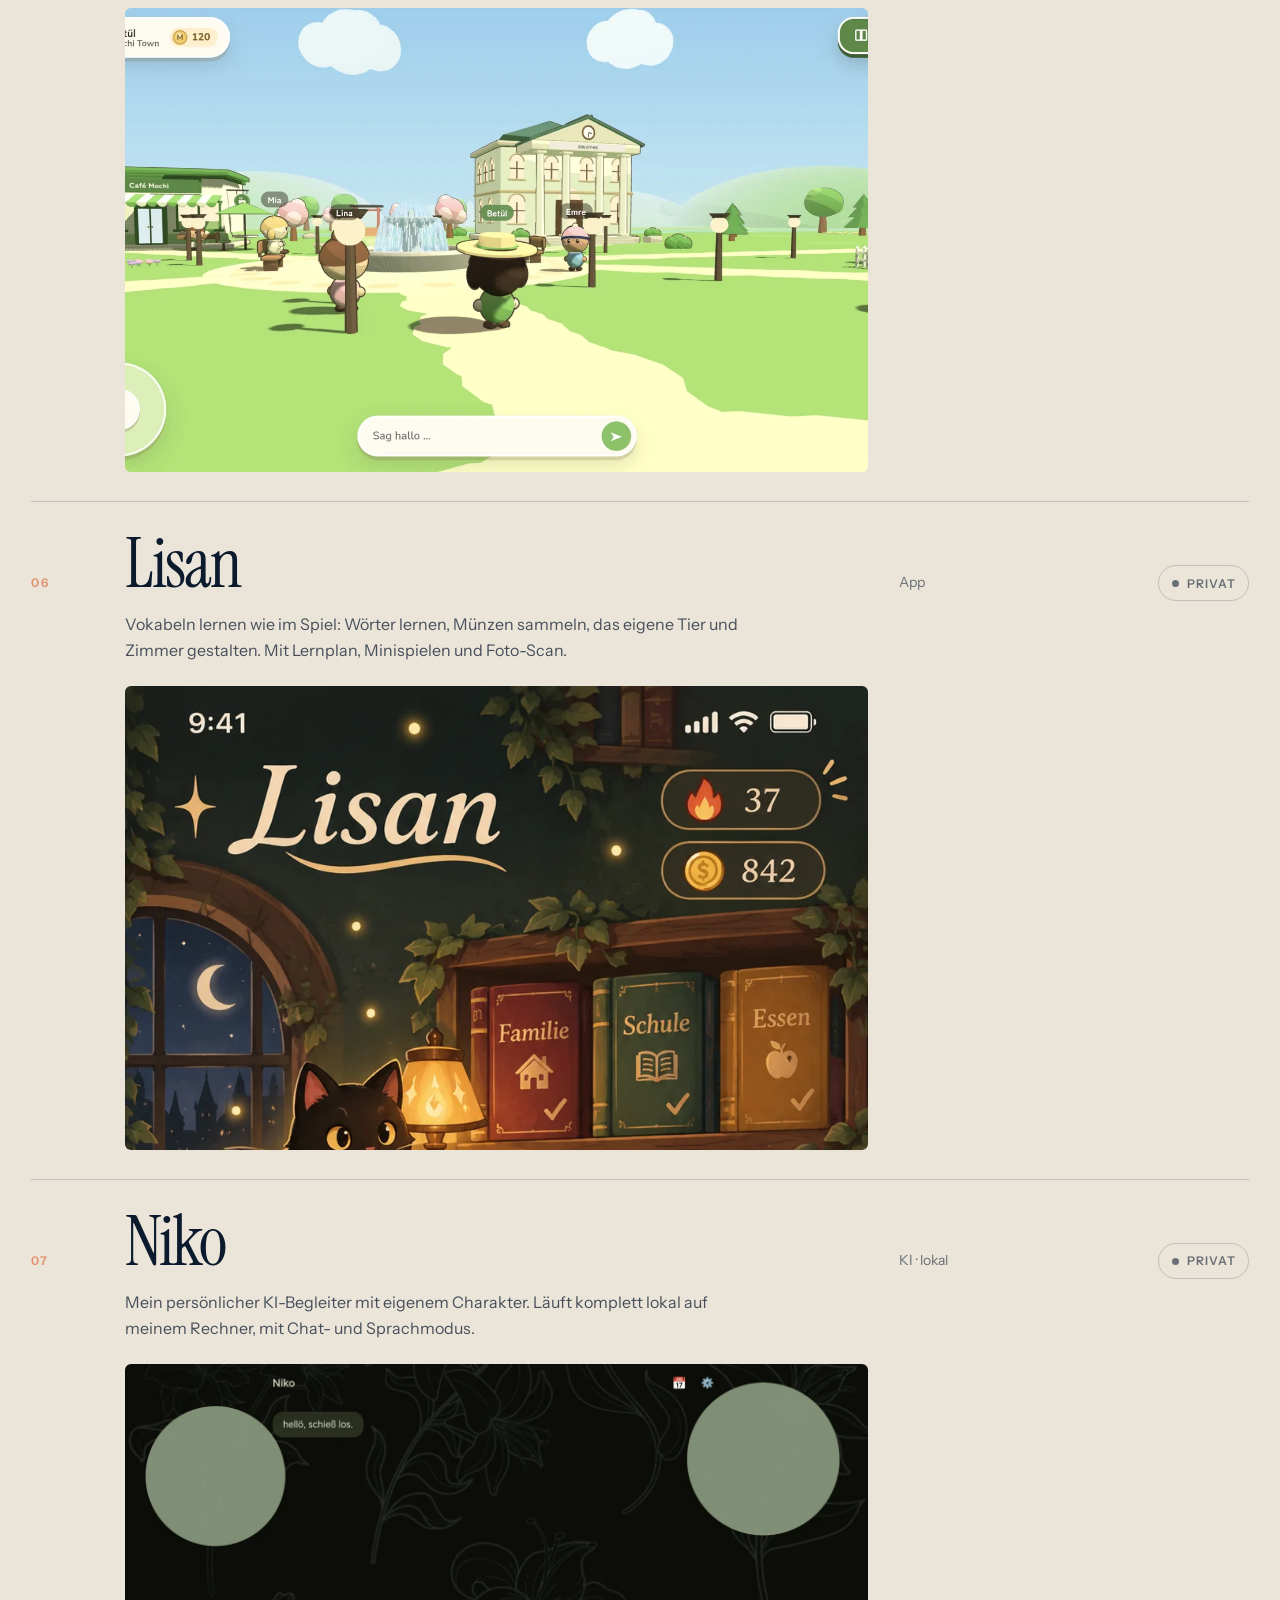
<file: de.html>
<!doctype html>
<html lang="de">
<head>
  <meta charset="utf-8">
  <meta name="viewport" content="width=device-width, initial-scale=1">
  <title>Betül Kılıç · Webentwicklung</title>
  <meta name="description" content="Betül Kılıç, 15, entwickelt Websites. Warum sollte ein Blatt Papier nicht fliegen? Ideen, Interessen und Projekte.">
  <meta name="theme-color" content="#070d1a">
  <meta property="og:title" content="Betül Kılıç · Webentwicklung">
  <meta property="og:description" content="Betül Kılıç, 15, entwickelt Websites. Warum sollte ein Blatt Papier nicht fliegen? Ideen, Interessen und Projekte.">
  <meta property="og:image" content="img/og.jpg">
  <link rel="icon" href="img/favicon.svg" type="image/svg+xml">
  <link rel="alternate" hreflang="tr" href="index.html">
  <link rel="alternate" hreflang="de" href="de.html">
  <link rel="alternate" hreflang="en" href="en.html">
  
  <link rel="preload" href="fonts/instrument-serif-latin-400-normal.woff2" as="font" type="font/woff2" crossorigin>
  <link rel="preload" href="fonts/instrument-serif-latin-400-italic.woff2" as="font" type="font/woff2" crossorigin>
  <link rel="stylesheet" href="fx/fx.css">
  <link rel="stylesheet" href="style.css">
  <script type="importmap">
{ "imports": {
  "three": "./vendor/three/three.module.min.js",
  "three/addons/": "./vendor/three/addons/",
  "gsap": "./vendor/gsap/index.js",
  "gsap/": "./vendor/gsap/",
  "lenis": "./vendor/lenis/lenis.mjs"
} }
</script>
  <script type="module" src="main.js"></script>
</head>
<body>
  <a class="skip" href="#main">Zum Inhalt</a>

  <header class="nav">
    <a class="nav__logo" href="#top" data-magnetic="0.25" aria-label="Betül Kılıç">B<em>.</em>K</a>
    <nav class="nav__links" aria-label="Navigation">
      <a href="#about">Über mich</a><a href="#interests">Interessen</a><a href="#journey">Weg</a><a href="#projects">Projekte</a>
    </nav>
    <div class="nav__end">
      <nav class="langs" aria-label="Sprache"><a href="index.html" hreflang="tr" lang="tr" data-lang="tr">TR</a><a href="de.html" hreflang="de" lang="de" data-lang="de" aria-current="true">DE</a><a href="en.html" hreflang="en" lang="en" data-lang="en">EN</a></nav>
      <a class="nav__cta" href="#contact" data-magnetic="0.3">Schreib mir</a>
    </div>
  </header>

  <main id="main">
    <!-- 1 · HERO: Tag am Meer. Seiden-Shader in den Farben des Fotos, riesiger Name -->
    <section class="hero" id="top" data-theme-bg="#ebe5d9" data-theme-fg="#0c1a2e">
      <div class="hero__bg" aria-hidden="true"></div>
      <div class="hero__top"><span>N° 15 — Webentwicklung</span><span class="hero__horizon" aria-hidden="true"></span><span>Portfolio · 2026</span></div>
      <h1 class="hero__title" aria-label="Betül Kılıç">
        <span class="hero__line">Betül</span>
        <span class="hero__line hero__line--it">Kılıç</span>
      </h1>
      <div class="hero__foot">
        <p class="hero__lead">Ich bin 15 und baue Websites. Alles beginnt mit einer Idee und <em>hebt mit Code ab.</em></p>
        <p class="hero__tag">Technik · Ideen · Neugier</p>
        <a class="hero__scroll" href="#manifest"><span>Scrollen</span><i aria-hidden="true"></i></a>
      </div>
    </section>

    <div class="marquee fx-marquee" aria-hidden="true"><div><span>Webentwicklung</span><i>✦</i><span>Technik</span><i>✦</i><span>Robotik</span><i>✦</i><span>Astronomie</span><i>✦</i><span>Reiten</span><i>✦</i><span>Bogenschießen</span><i>✦</i><span>Bücher</span><i>✦</i><span>Geschichte</span><i>✦</i><span>Politik</span><i>✦</i><span>Kreative Ideen</span><i>✦</i></div></div>

    <!-- 2 · MANIFEST: die Frage, die alles startet -->
    <section class="manifest" id="manifest" data-theme-bg="#ebe5d9" data-theme-fg="#0c1a2e">
      <p class="eyebrow">Eine Frage</p>
      <p class="manifest__q">Warum sollte ein Blatt Papier nicht <em>fliegen</em> oder schwimmen können?</p>
      <p class="manifest__text" data-reveal>Ich halte es für wichtig, Gedanken nicht zu früh einzuschränken. Denn aus einer ungewöhnlichen Idee kann etwas Wertvolles entstehen.</p>
    </section>

    <!-- 3 · STORY: Papier -> Flieger -> Sterne -> Code (gepinnt, Partikel) -->
    <section class="story" id="flight" data-theme-bg="#070d1a" data-theme-fg="#f1eadc">
      <div class="story__stage">
        <div class="story__sky" aria-hidden="true"></div>
        <div class="story__particles" aria-hidden="true"></div>
        <div class="story__hud" aria-hidden="true">
          <span>Flugplan</span>
          <span class="story__count"><b>01</b> / 04</span>
        </div>
        <ol class="story__captions"><li><span>01</span>Ein Blatt Papier.</li><li><span>02</span>Ein Falz. Eine Idee.</li><li><span>03</span>Es fliegt, bis zu den Sternen.</li><li><span>04</span>Und wird zu Code.</li></ol>
        <div class="story__bar" aria-hidden="true"><i></i></div>
      </div>
    </section>

    <!-- 4 · ÜBER MICH: Foto mit Code-Lupe -->
    <section class="about" id="about" data-theme-bg="#070d1a" data-theme-fg="#f1eadc">
      <div class="about__media">
        <div class="lens" data-cursor="Decode">
          <figure class="about__photo" data-img-reveal="up">
            <img src="img/betul-meer.webp" width="840" height="1120" alt="Betül steht mit Hijab und hellem Kleid im Meer und blickt zum Horizont.">
          </figure>
          <canvas class="lens__canvas" aria-hidden="true"></canvas>
          <span class="lens__tag" aria-hidden="true">betul.jpg <b>decoded</b></span>
        </div>
        <p class="about__hint"><span class="hint--fine">Fahr mit der Maus über das Foto: Die Lupe verwandelt den Bereich in Code.</span><span class="hint--touch">Tippe aufs Foto und streiche darüber: Die Lupe verwandelt den Bereich in Code.</span></p>
      </div>
      <div class="about__body">
        <p class="eyebrow">Über mich</p>
        <h2 class="h2" data-reveal>Hallo, ich bin <em>Betül.</em></h2>
        <p class="about__text">Ich bin 15 Jahre alt und beschäftige mich mit Webentwicklung, Technik und kreativen Ideen. Kreativität endet für mich nicht bei Software: Sie reicht von Hardware und Robotik bis zu Erfindungen, die den Alltag erleichtern.</p>
        <dl class="facts">
          <div><dt>Name</dt><dd>Betül Erva Kılıç</dd></div>
          <div><dt>Alter</dt><dd>15</dd></div>
          <div><dt>Interessen</dt><dd>Natur, Astronomie, Geschichte, Politik</dd></div>
          <div><dt>Freizeit</dt><dd>Reiten, Bogenschießen, Schreiben</dd></div>
          <div><dt>Identität</dt><dd>Muslima, trägt Hijab</dd></div>
        </dl>
      </div>
    </section>

    <!-- 5 · INTERESSEN: Nachthimmel, nummerierte Riesenliste -->
    <section class="interests" id="interests" data-theme-bg="#070d1a" data-theme-fg="#f1eadc">
      <div class="interests__bg" aria-hidden="true"></div>
      <header class="sec-head">
        <p class="eyebrow">Meine Interessen</p>
        <h2 class="h2" data-reveal>Mehr als <em>Bildschirm.</em></h2>
        <p class="sec-head__text" data-reveal>Technik ist nicht alles, was mich beschäftigt. Es gibt viel auf dieser Welt, das man entdecken, verstehen oder selbst erschaffen kann.</p>
      </header>
      <ol class="int">
        <li class="int__row" data-reveal-row>
          <span class="int__no">01</span>
          <h3 class="int__name">Technik &amp; Erfindungen</h3>
          <p class="int__desc">Software, Hardware und Robotik: Mich interessiert alles, was man konstruieren und testen kann.</p>
        </li>
        <li class="int__row" data-reveal-row>
          <span class="int__no">02</span>
          <h3 class="int__name">Lesen &amp; Schreiben</h3>
          <p class="int__desc">Ich lese viel und schreibe eigene Bücher und Kurzgeschichten.</p>
        </li>
        <li class="int__row" data-reveal-row>
          <span class="int__no">03</span>
          <h3 class="int__name">Natur &amp; Astronomie</h3>
          <p class="int__desc">Von der Natur bis zum Sternenhimmel: Ich möchte verstehen, wie die Welt funktioniert.</p>
        </li>
        <li class="int__row" data-reveal-row>
          <span class="int__no">04</span>
          <h3 class="int__name">Reiten &amp; Bogenschießen</h3>
          <p class="int__desc">Draußen und in Bewegung finde ich den Ausgleich zur Arbeit am Bildschirm.</p>
        </li>
        <li class="int__row" data-reveal-row>
          <span class="int__no">05</span>
          <h3 class="int__name">Geschichte &amp; Politik</h3>
          <p class="int__desc">Ich will verstehen, wie die Welt geworden ist, und mitreden, wie es weitergeht.</p>
        </li>
        <li class="int__row" data-reveal-row>
          <span class="int__no">06</span>
          <h3 class="int__name">Eigene Ideen</h3>
          <p class="int__desc">Ich verfolge eigene Ideen konsequent und lerne ständig dazu.</p>
        </li>
      </ol>
    </section>

    <!-- 6 · WEG: Morgen. Drei Level untereinander, Zahlen füllen sich beim Scrollen -->
    <section class="journey" id="journey" data-theme-bg="#ebe5d9" data-theme-fg="#0c1a2e">
      <header class="sec-head">
        <p class="eyebrow">Mein Weg in die Webentwicklung</p>
        <h2 class="h2" data-reveal>Aus einer Aufgabe <em>wurde Leidenschaft.</em></h2>
      </header>
      <ol class="jr">
        <li class="jr__row">
          <p class="jr__num" aria-hidden="true">01</p>
          <div class="jr__body">
            <p class="jr__level">Level 01 <span>/ 03</span></p>
            <h3 class="jr__name">Anfang</h3>
            <p class="jr__text">Meine Mutter brauchte eine Website für ihre Arbeit. Ich habe mich entschieden, sie selbst zu entwickeln.</p>
          </div>
        </li>
        <li class="jr__row">
          <p class="jr__num" aria-hidden="true">02</p>
          <div class="jr__body">
            <p class="jr__level">Level 02 <span>/ 03</span></p>
            <h3 class="jr__name">Weiterentwicklung</h3>
            <p class="jr__text">Mit jedem Schritt kamen neue Funktionen hinzu: Terminkalender, Klientenportal, Zahlungsseite und Bewertungen.</p>
          </div>
        </li>
        <li class="jr__row">
          <p class="jr__num" aria-hidden="true">03</p>
          <div class="jr__body">
            <p class="jr__level">Level 03 <span>/ 03</span></p>
            <h3 class="jr__name">Heute</h3>
            <p class="jr__text">Technik und Programmieren sind heute ein fester Teil meines Lebens. Ich lerne weiter und setze eigene Ideen um.</p>
          </div>
        </li>
      </ol>
      <p class="jr__quote" data-reveal>„Aus einem Projekt wurde ein Hobby, daraus eine <em>Leidenschaft.</em>“</p>
    </section>

    <!-- 7 · PROJEKTE -->
    <section class="projects" id="projects" data-theme-bg="#ebe5d9" data-theme-fg="#0c1a2e">
      <header class="sec-head">
        <p class="eyebrow">Meine Projekte</p>
        <h2 class="h2 h2--xl" data-reveal>Was ich <em>gebaut habe.</em></h2>
        <p class="sec-head__text" data-reveal>Mit jedem neuen Projekt wächst die Sammlung.</p>
      </header>

      <article class="proj">
        <a class="proj__img" href="https://beki-byte.github.io/Derya-Kilic-Hipnoz-ve-Deep-EFT-Merkezi-/" target="_blank" rel="noopener noreferrer" data-cursor="Öffnen" tabindex="-1" aria-hidden="true">
          <figure data-img-reveal="left"><img src="img/derya.webp" width="1000" height="514" alt="" loading="lazy"></figure>
        </a>
        <div class="proj__body">
          <p class="proj__meta"><span>01</span>Website · 2026</p>
          <h3 class="proj__title">Website für meine Mutter</h3>
          <p class="proj__text">Mein erstes Projekt: Terminkalender, Klientenportal, Zahlungsseite, Bewertungen und ein Chat-Assistent.</p>
          <a class="link" href="https://beki-byte.github.io/Derya-Kilic-Hipnoz-ve-Deep-EFT-Merkezi-/" target="_blank" rel="noopener noreferrer">Website öffnen <i aria-hidden="true">↗</i></a>
        </div>
      </article>

      <article class="proj proj--flip">
        <a class="proj__img" href="https://kartenatelier.goldensunderya.workers.dev" target="_blank" rel="noopener noreferrer" data-cursor="Öffnen" tabindex="-1" aria-hidden="true">
          <figure data-img-reveal="up"><img src="img/kartenatelier.webp" width="1600" height="944" alt="" loading="lazy"></figure>
        </a>
        <div class="proj__body">
          <p class="proj__meta"><span>02</span>Web-App</p>
          <h3 class="proj__title proj__title--big">Kartenatelier</h3>
          <p class="proj__text">Ich wollte eine Geburtstagskarte für meinen Vater gestalten, fand aber keine App, die einfach, kostenlos und so war, wie ich sie wollte. Also habe ich selbst eine gebaut.</p>
          <a class="link" href="https://kartenatelier.goldensunderya.workers.dev" target="_blank" rel="noopener noreferrer">Atelier öffnen <i aria-hidden="true">↗</i></a>
        </div>
      </article>

      <p class="eyebrow pl__eyebrow">Noch mehr</p>
      <ol class="pl">
        <li class="pl__row" data-tone="accent">
          <span class="pl__no">03</span>
          <div class="pl__main">
            <h3 class="pl__name">Digital Wardrobe</h3>
            <p class="pl__desc">Du legst deine Klamotten an, und die App schlägt dir Outfits vor, passend zu deinem Geschmack und zum Wetter. Je mehr Lieblingsoutfits du markierst oder selbst erstellst und speicherst, desto besser lernt sie dich kennen.</p>
            <figure class="pl__thumb"><img src="img/wardrobe-3d-open.webp" alt="" loading="lazy"></figure>
            <div class="pl__links"><a class="link" href="https://beki-byte.github.io/digital-wardrobe/" target="_blank" rel="noopener noreferrer">App <i aria-hidden="true">↗</i></a><a class="link" href="https://beki-byte.github.io/digital-wardrobe/neu/" target="_blank" rel="noopener noreferrer">3D-Schrank <i aria-hidden="true">↗</i></a><a class="link" href="https://beki-byte.github.io/digital-wardrobe/y2k/" target="_blank" rel="noopener noreferrer">Y2K <i aria-hidden="true">↗</i></a></div>
          </div>
          <span class="pl__type">Web-App</span>
          <span class="pl__status pl__status--live">Live</span>
          <div class="pl__prev" aria-hidden="true"><img src="img/wardrobe-3d-open.webp" alt="" loading="lazy"></div>
        </li>
        <li class="pl__row" data-tone="ink">
          <span class="pl__no">04</span>
          <div class="pl__main">
            <h3 class="pl__name">The Dinner Society</h3>
            <p class="pl__desc">Eine App, die mit KI ein komplettes All-inclusive-Krimidinner plant: mit Sachen zum Ausdrucken, Menü, Outfit-Ideen und mehr.</p>
            <figure class="pl__thumb"><img src="img/dinner-society.webp" alt="" loading="lazy"></figure>
            
          </div>
          <span class="pl__type">KI-App</span>
          <span class="pl__status pl__status--wip">Im Bau</span>
          <div class="pl__prev" aria-hidden="true"><img src="img/dinner-society.webp" alt="" loading="lazy"></div>
        </li>
        <li class="pl__row" data-tone="sky">
          <span class="pl__no">05</span>
          <div class="pl__main">
            <h3 class="pl__name">Mochi Town</h3>
            <p class="pl__desc">Eine digitale Stadt, in der man sich mit Freunden trifft und zusammen lernt. Mit dem E-Book-Connector kann man dort auch seine eigenen Bücher lesen.</p>
            <figure class="pl__thumb"><img src="img/mochi-town.webp" alt="" loading="lazy"></figure>
            
          </div>
          <span class="pl__type">Digitale Stadt</span>
          <span class="pl__status pl__status--wip">Im Bau</span>
          <div class="pl__prev" aria-hidden="true"><img src="img/mochi-town.webp" alt="" loading="lazy"></div>
        </li>
        <li class="pl__row" data-tone="img">
          <span class="pl__no">06</span>
          <div class="pl__main">
            <h3 class="pl__name">Lisan</h3>
            <p class="pl__desc">Vokabeln lernen wie im Spiel: Wörter lernen, Münzen sammeln, das eigene Tier und Zimmer gestalten. Mit Lernplan, Minispielen und Foto-Scan.</p>
            <figure class="pl__thumb"><img src="img/lisan.webp" alt="" loading="lazy"></figure>
            
          </div>
          <span class="pl__type">App</span>
          <span class="pl__status pl__status--private">Privat</span>
          <div class="pl__prev" aria-hidden="true"><img src="img/lisan.webp" alt="" loading="lazy"></div>
        </li>
        <li class="pl__row" data-tone="night">
          <span class="pl__no">07</span>
          <div class="pl__main">
            <h3 class="pl__name">Niko</h3>
            <p class="pl__desc">Mein persönlicher KI-Begleiter mit eigenem Charakter. Läuft komplett lokal auf meinem Rechner, mit Chat- und Sprachmodus.</p>
            <figure class="pl__thumb"><img src="img/niko.webp" alt="" loading="lazy"></figure>
            
          </div>
          <span class="pl__type">KI · lokal</span>
          <span class="pl__status pl__status--private">Privat</span>
          <div class="pl__prev" aria-hidden="true"><img src="img/niko.webp" alt="" loading="lazy"></div>
        </li>
      </ol>

      <p class="proj__next"><span>✦</span><b>Das nächste Projekt <em>ist unterwegs…</em></b></p>
    </section>

    <!-- 8 · NAHAUFNAHME: Zahlen + Demo-Chat -->
    <section class="closeup" data-theme-bg="#ebe5d9" data-theme-fg="#0c1a2e">
      <div class="closeup__text">
        <p class="eyebrow">Nahaufnahme</p>
        <h2 class="h2" data-reveal>Meine erste <em>Website.</em></h2>
        <p class="closeup__p" data-reveal>Die Website für die Arbeit meiner Mutter war mein erstes Projekt. Ich habe sie mit HTML, CSS und JavaScript geschrieben, die erste Version komplett von Grund auf. Der Demo-Assistent daneben zeigt die Logik des Chats auf dieser Seite.</p>
        <div class="stats">
          <div><strong data-count="9">9</strong><span>Seiten</span></div>
          <div><strong data-count="4200" data-suffix="+">4200+</strong><span>Zeilen Code</span></div>
          <div><strong data-count="3">3</strong><span>Sprachen: HTML · CSS · JS</span></div>
          <div><strong data-count="2">2</strong><span>Seitensprachen: TR · DE</span></div>
        </div>
        <ul class="feats"><li>Online-Terminkalender</li><li>Klientenportal</li><li>PayPal-Zahlung</li><li>Bewertungen (Firebase)</li><li>Chat-Assistent</li><li>Cookie-Einwilligung</li></ul>
      </div>
      <div class="chat" data-cursor="-">
        <div class="chat__head"><b>demo-assistent.js</b><span>keine KI, nur Regeln</span><i aria-hidden="true"></i></div>
        <div class="chat__msgs" role="log" aria-live="polite" data-lenis-prevent></div>
        <div class="chat__chips"></div>
        <form class="chat__form" autocomplete="off">
          <label class="sr" for="chat-in">Deine Nachricht</label>
          <input id="chat-in" type="text" placeholder="Schreib etwas…" maxlength="120">
          <button type="submit">Senden</button>
        </form>
      </div>
    </section>

    <!-- 9 · KONTAKT: Nacht, Höhenlinien, Magnet-Button -->
    <section class="contact" id="contact" data-theme-bg="#070d1a" data-theme-fg="#f1eadc">
      <div class="contact__bg" aria-hidden="true"></div>
      <p class="eyebrow">Feedback</p>
      <h2 class="contact__title" data-reveal>Eine Idee? <em>Schreib mir.</em></h2>
      <p class="contact__text" data-reveal>Dein Feedback ist mir wichtig. Jeder Kommentar hilft mir, besser zu werden.</p>
      <div class="contact__actions">
        <a class="btn" href="mailto:kilic.betul.erva@gmail.com?subject=Feedback" data-magnetic="0.4"><span data-magnetic-inner>Feedback geben <i aria-hidden="true">→</i></span></a>
        <a class="btn btn--ghost" href="https://github.com/Beki-Byte" target="_blank" rel="noopener noreferrer" data-magnetic="0.3"><span data-magnetic-inner>GitHub <i aria-hidden="true">↗</i></span></a>
      </div>
    </section>
  </main>

  <footer class="footer" data-theme-bg="#070d1a" data-theme-fg="#f1eadc">
    <p class="footer__giant" aria-hidden="true">Betül <em>Kılıç</em></p>
    <div class="footer__row">
      <span>© 2026 Betül Kılıç · Von Grund auf programmiert</span>
      <a href="datenschutz-de.html">Datenschutz</a>
      <a href="https://github.com/Beki-Byte" target="_blank" rel="noopener noreferrer">GitHub</a>
      <a href="#top">Nach oben ↑</a>
      <nav class="langs" aria-label="Sprache"><a href="index.html" hreflang="tr" lang="tr" data-lang="tr">TR</a><a href="de.html" hreflang="de" lang="de" data-lang="de" aria-current="true">DE</a><a href="en.html" hreflang="en" lang="en" data-lang="en">EN</a></nav>
    </div>
  </footer>
</body>
</html>
</file>
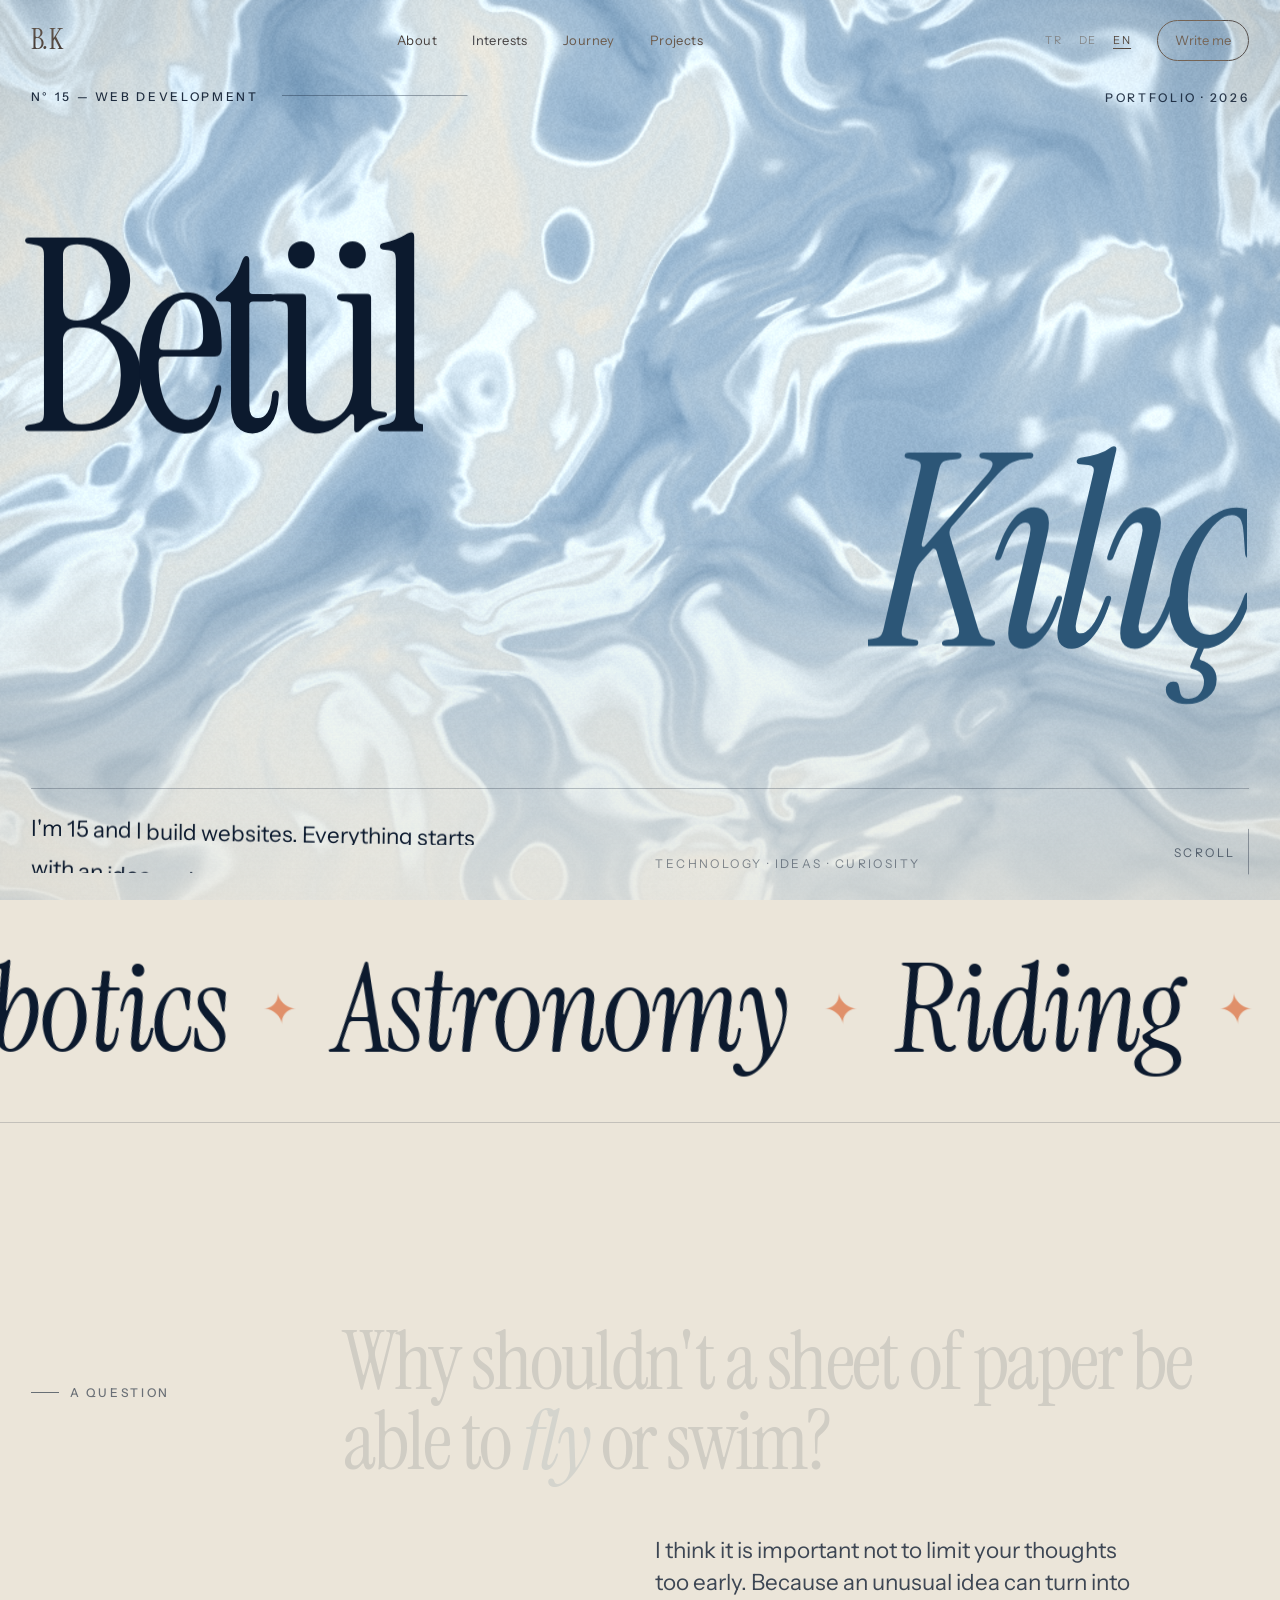
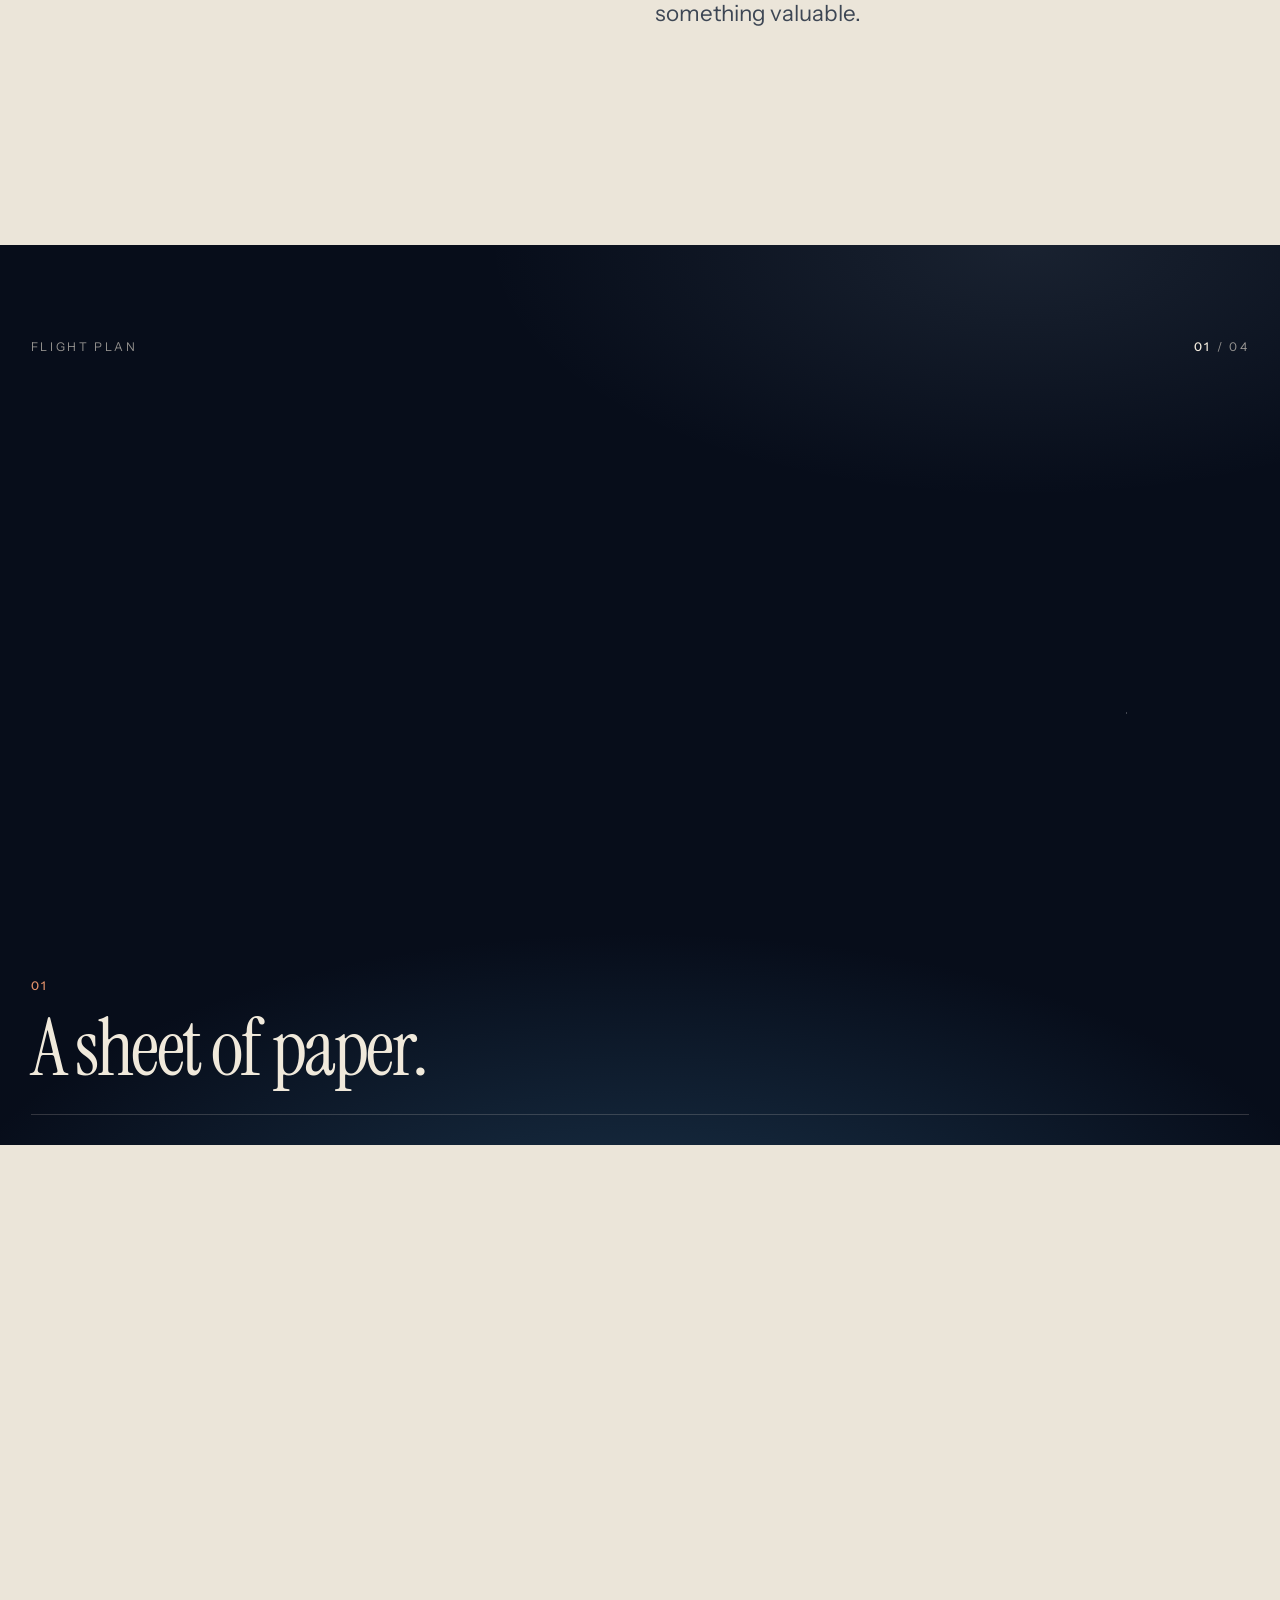
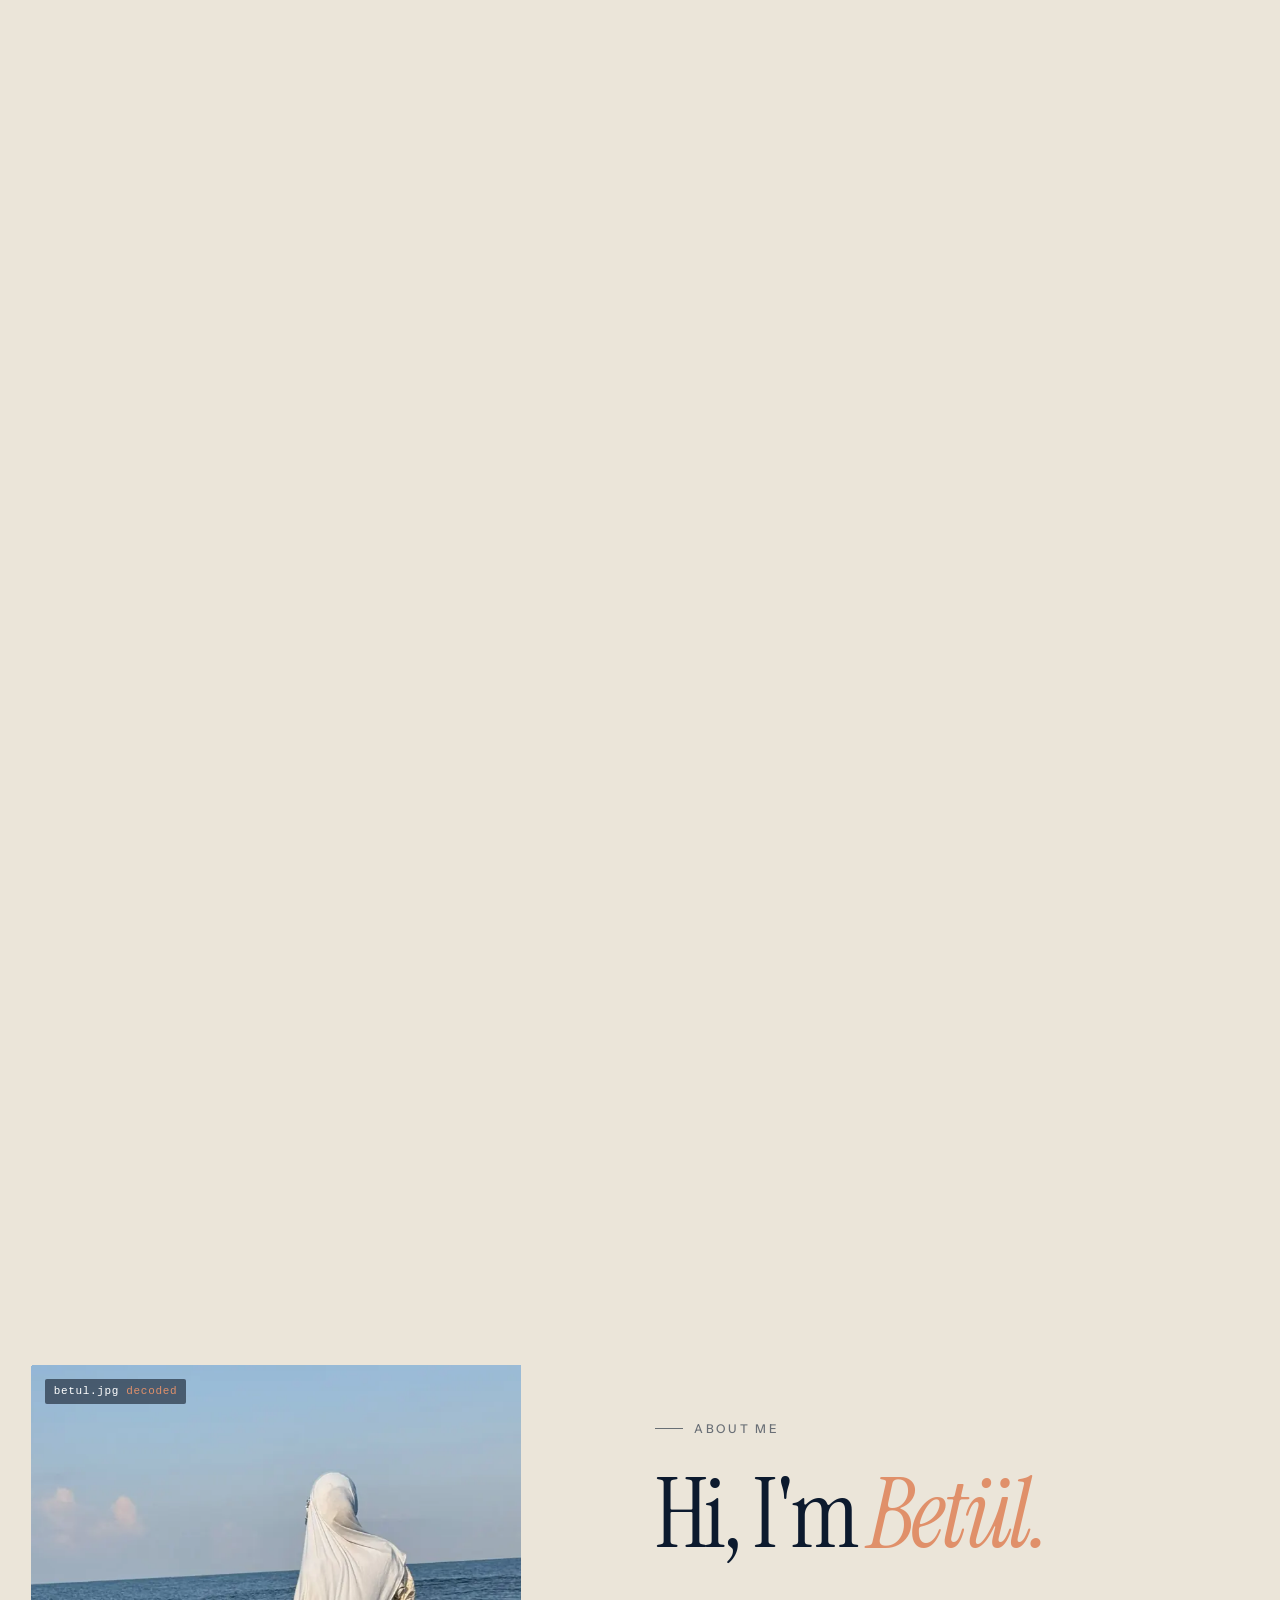
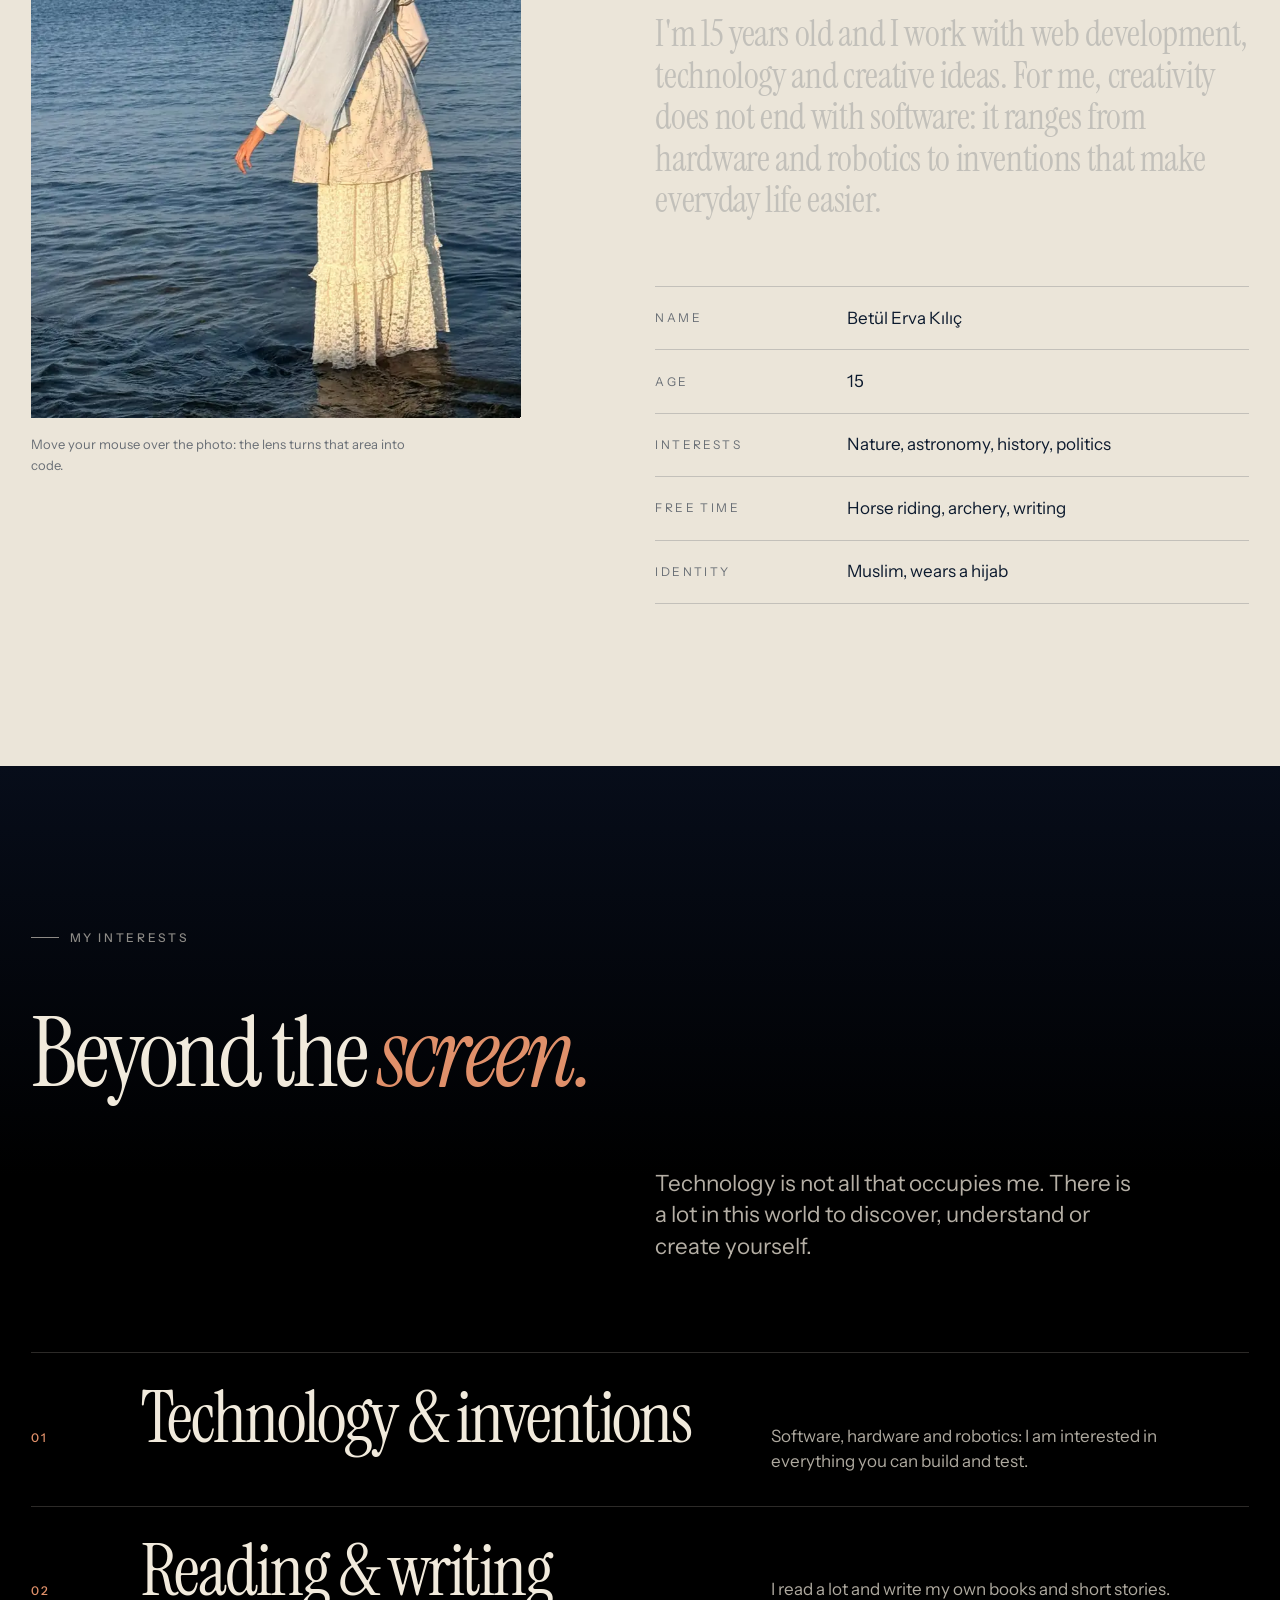
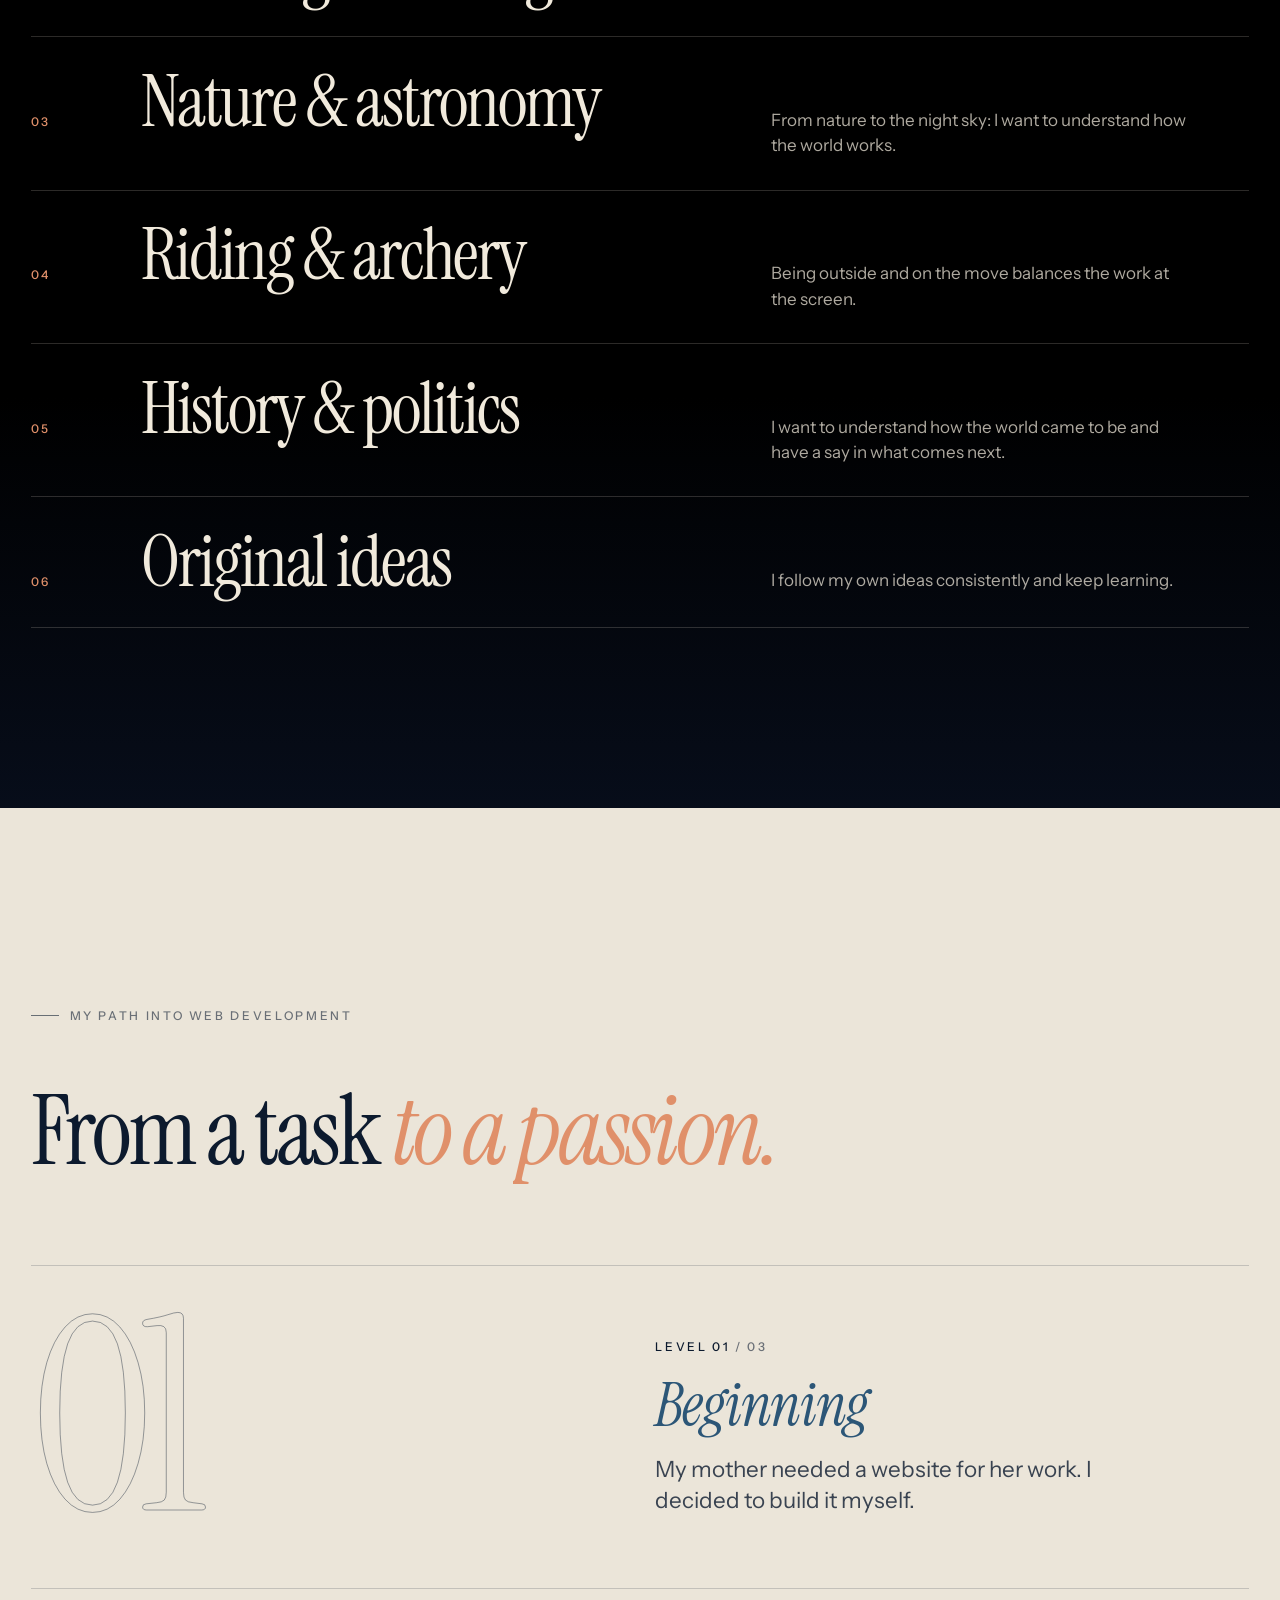
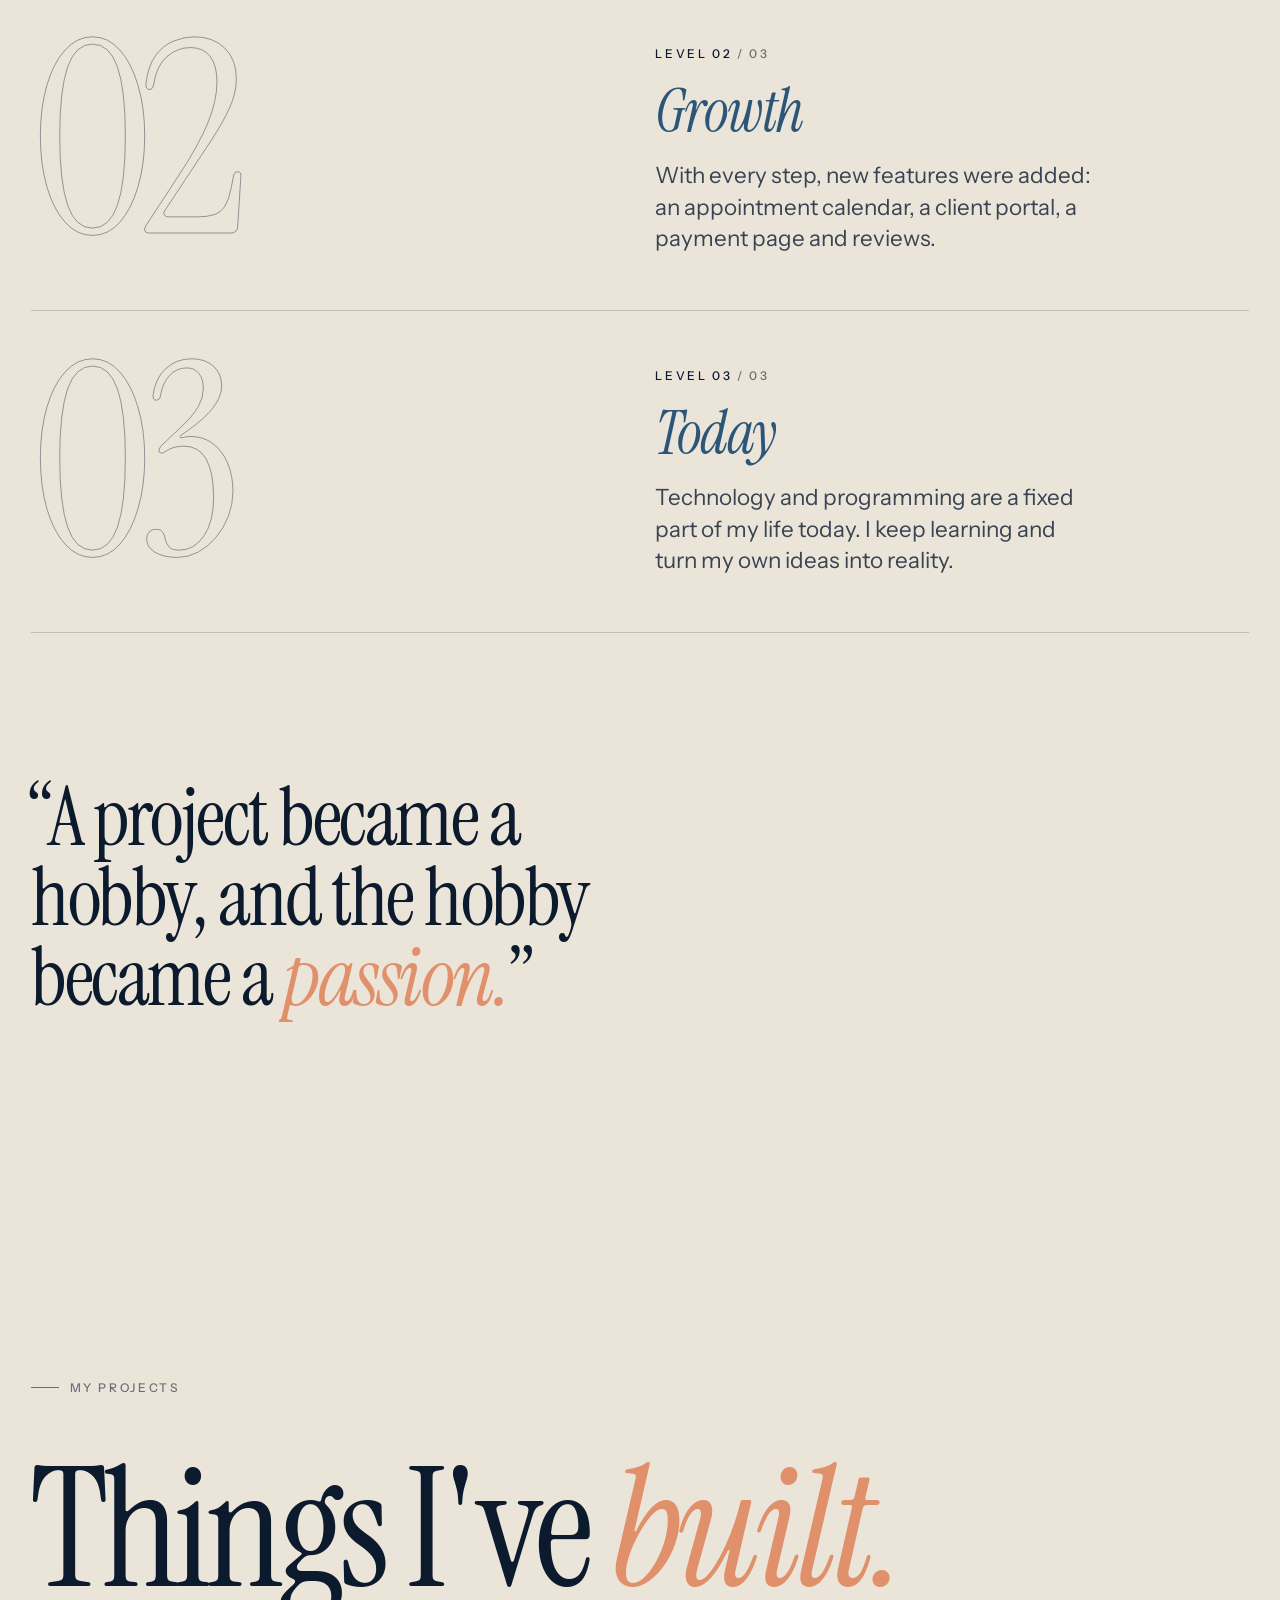
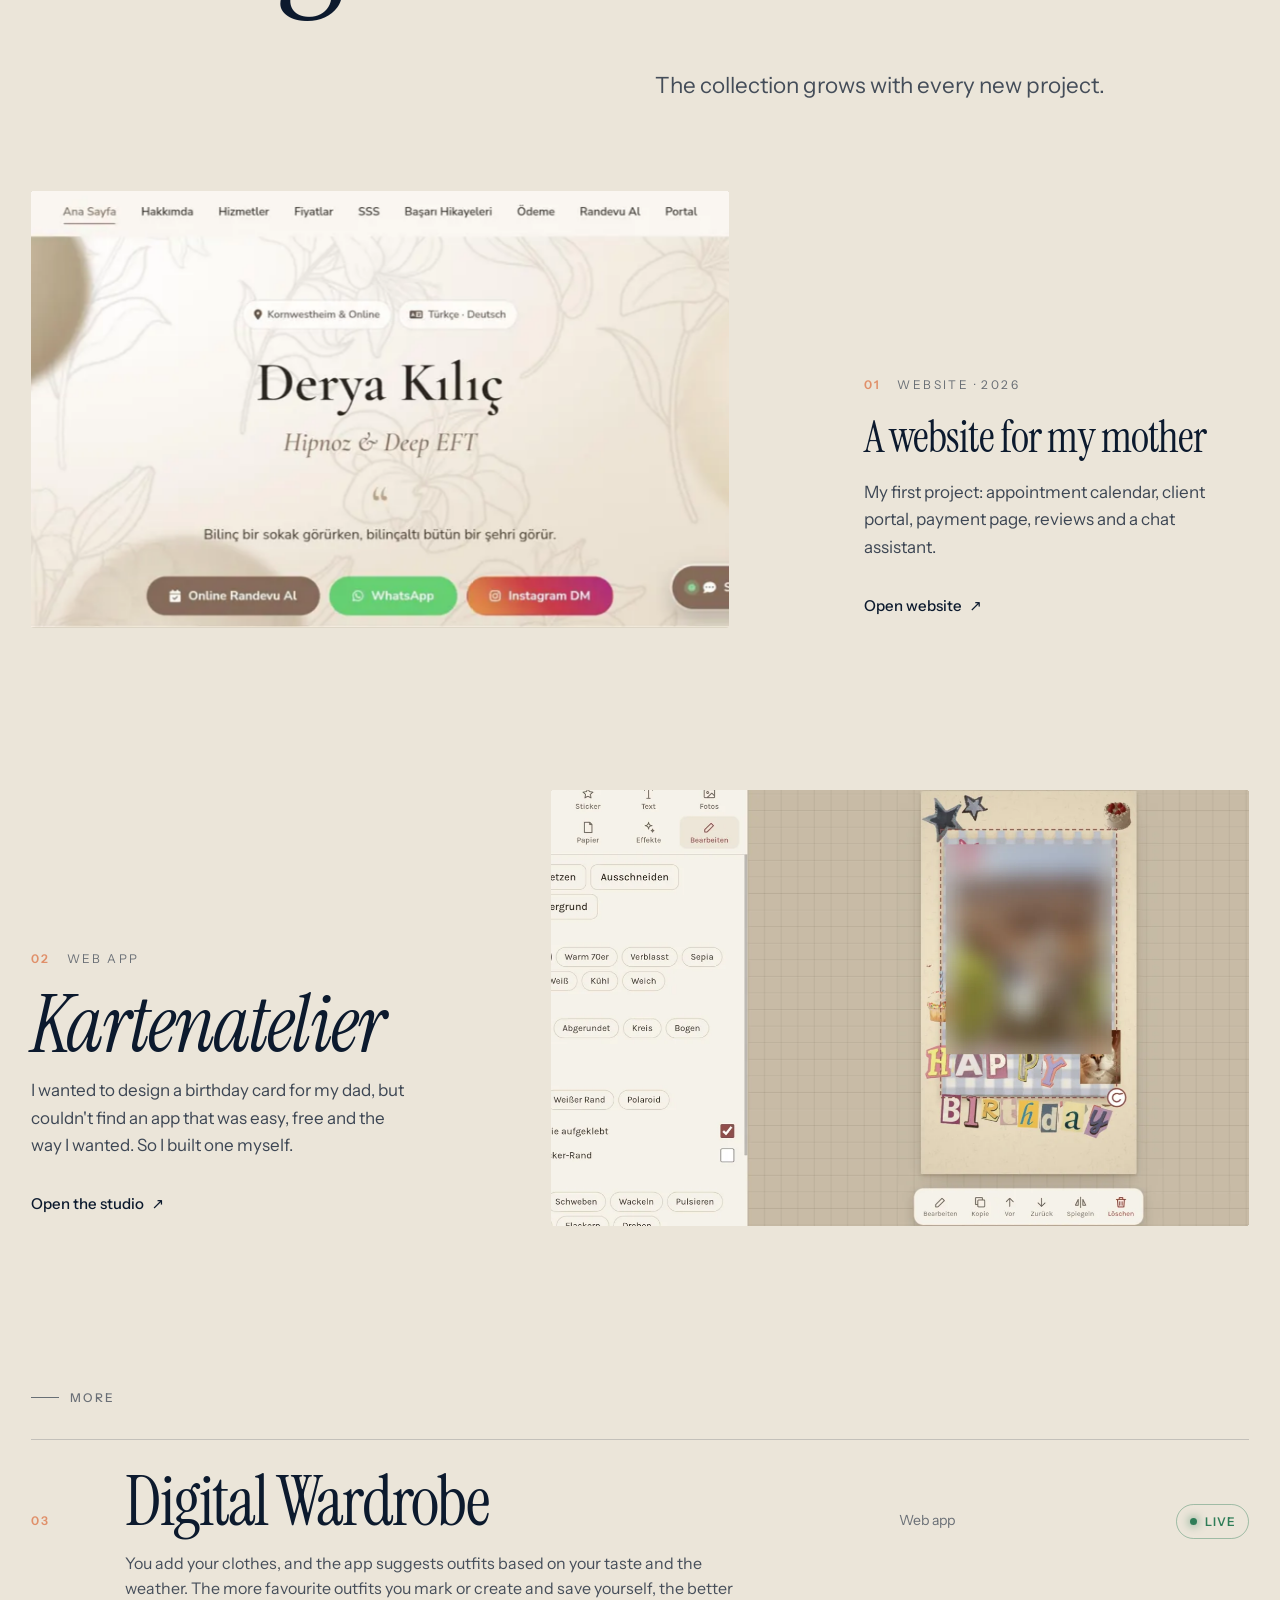
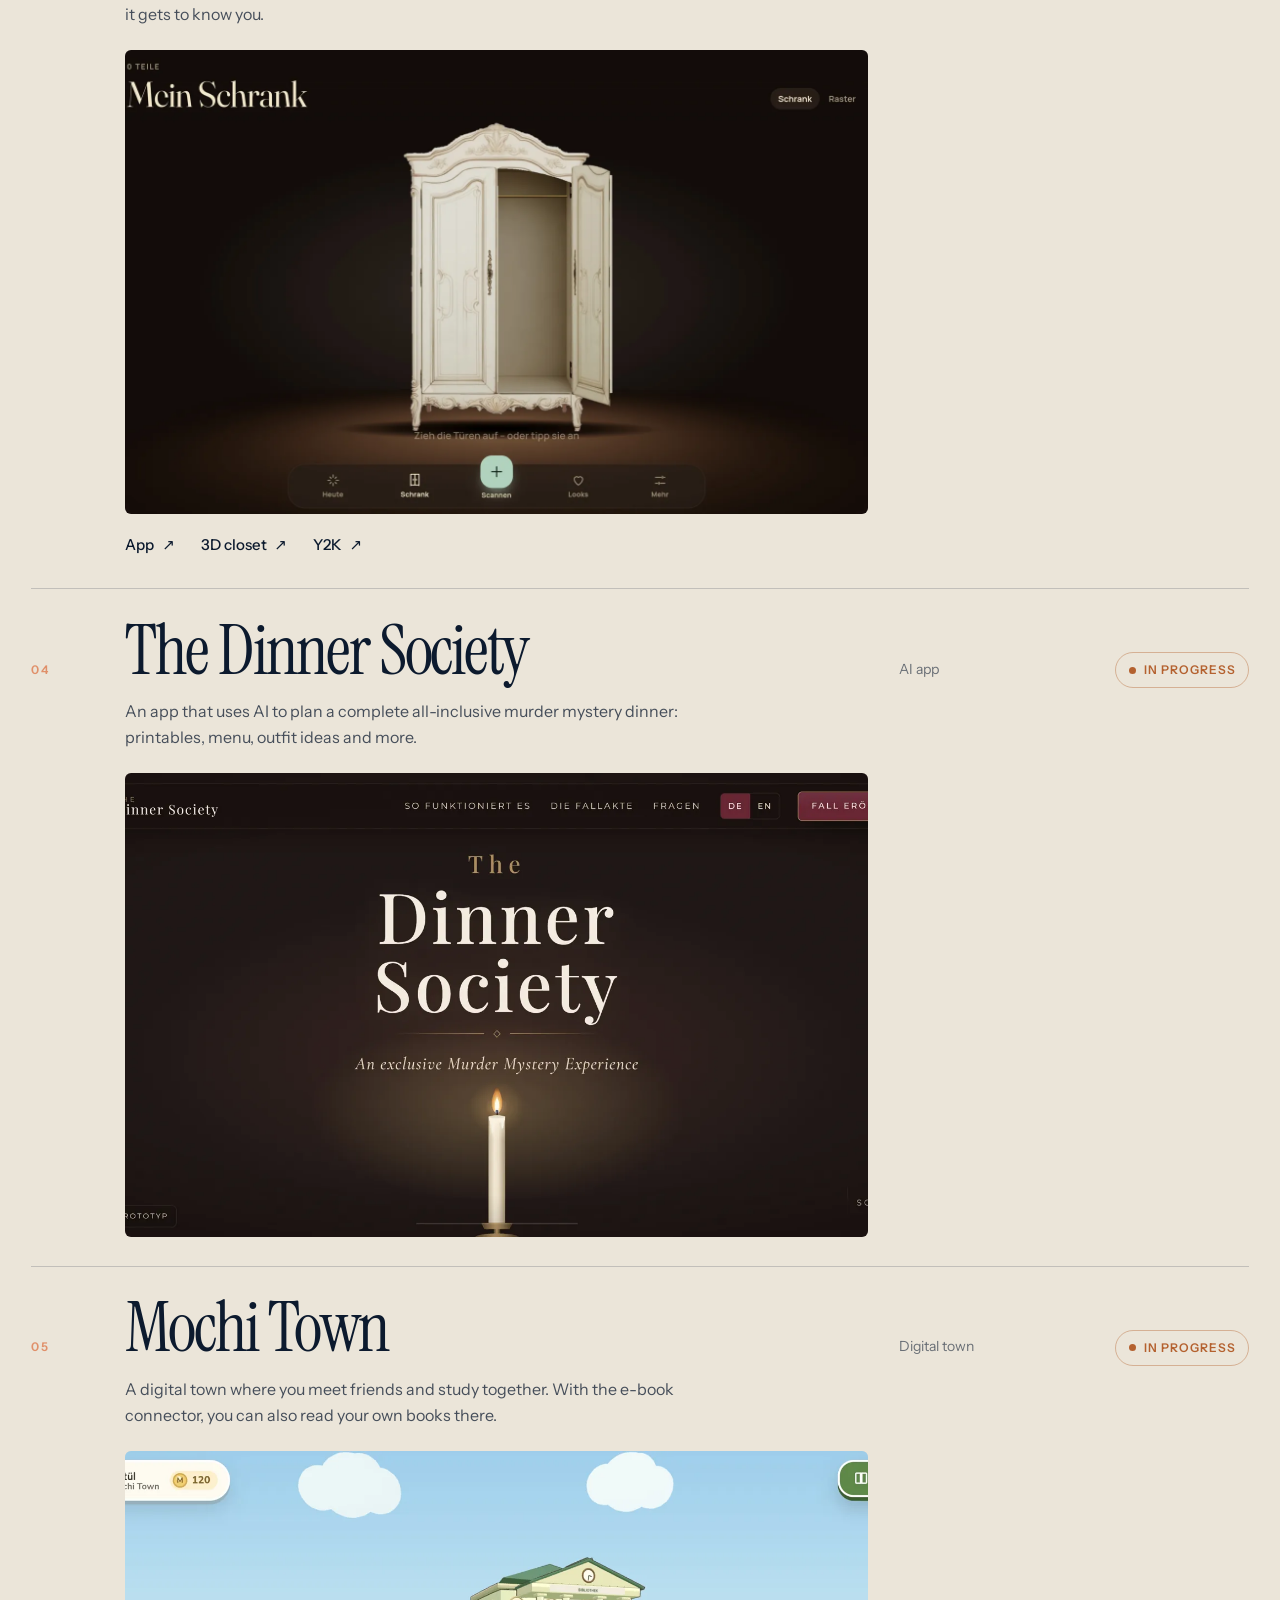
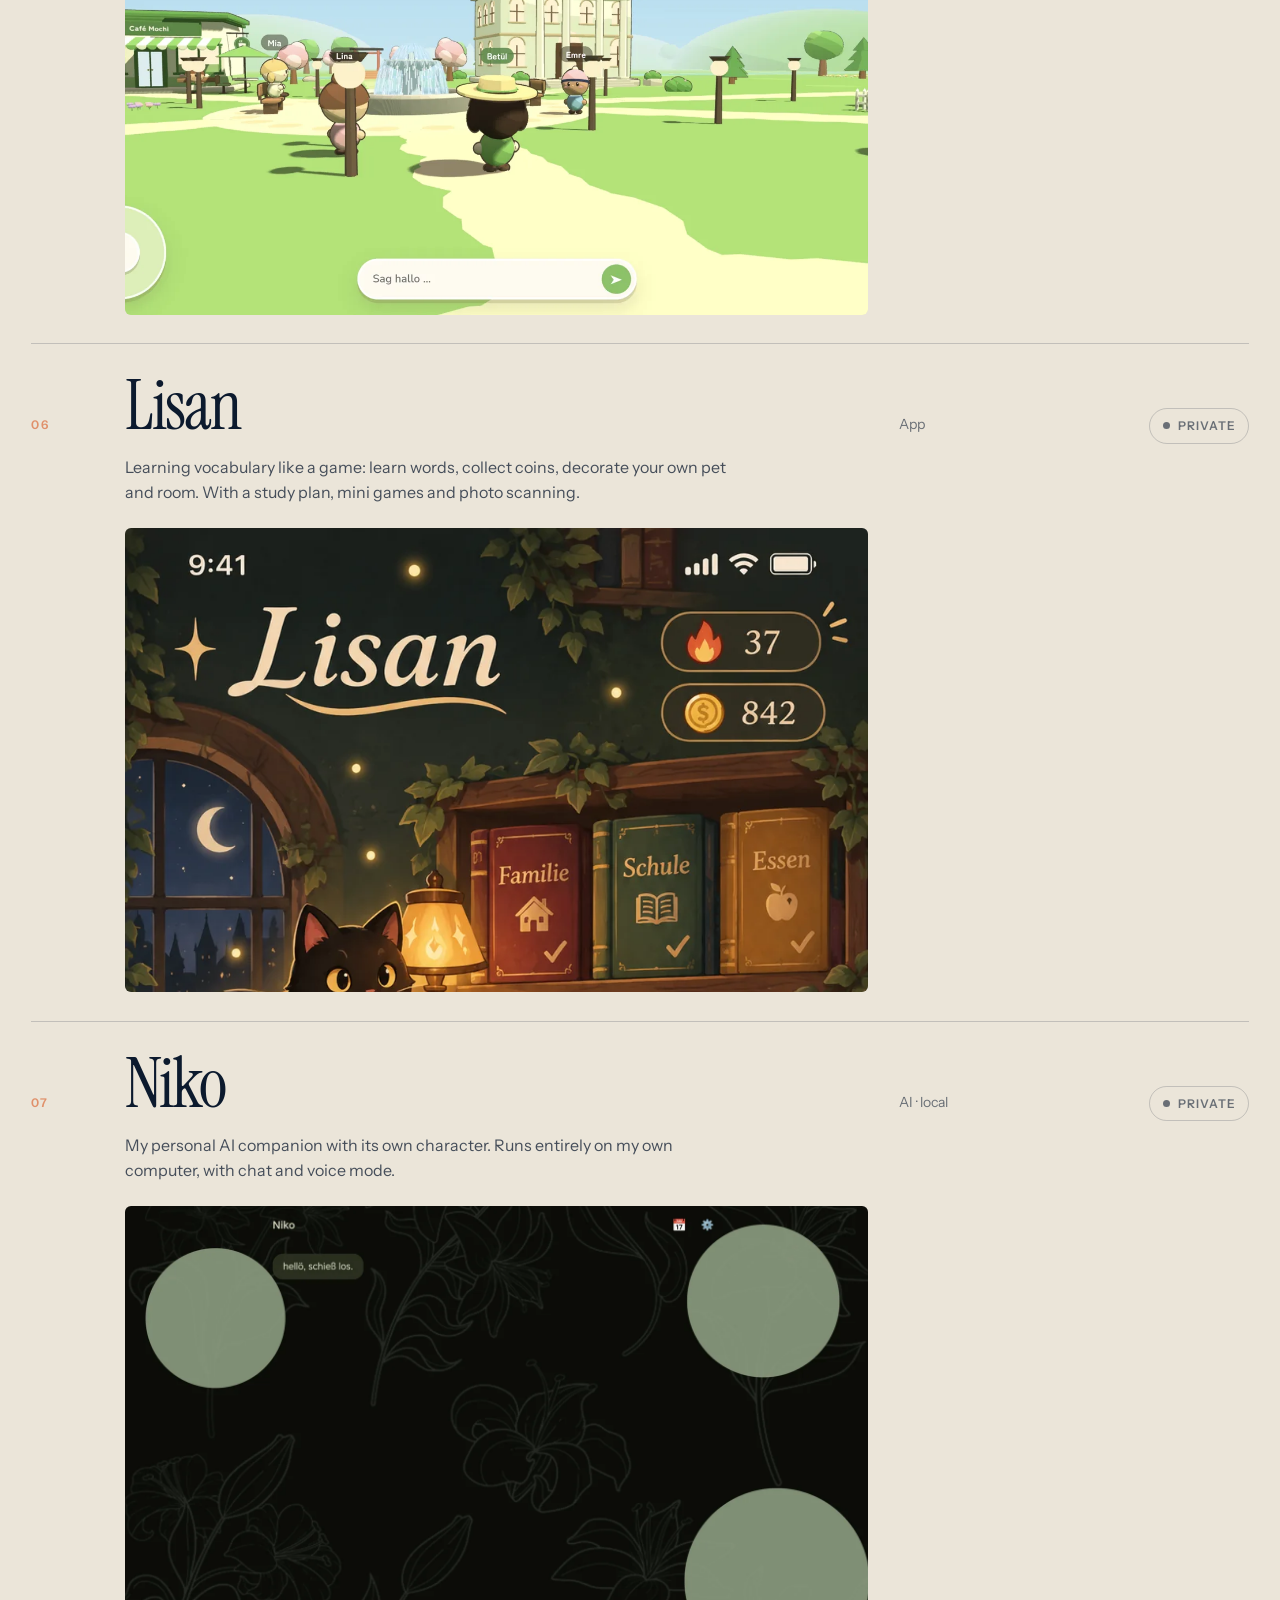
<file: en.html>
<!doctype html>
<html lang="en">
<head>
  <meta charset="utf-8">
  <meta name="viewport" content="width=device-width, initial-scale=1">
  <title>Betül Kılıç · Web development</title>
  <meta name="description" content="Betül Kılıç, 15, builds websites. Why shouldn&#x27;t a sheet of paper fly? Ideas, interests and projects.">
  <meta name="theme-color" content="#070d1a">
  <meta property="og:title" content="Betül Kılıç · Web development">
  <meta property="og:description" content="Betül Kılıç, 15, builds websites. Why shouldn&#x27;t a sheet of paper fly? Ideas, interests and projects.">
  <meta property="og:image" content="img/og.jpg">
  <link rel="icon" href="img/favicon.svg" type="image/svg+xml">
  <link rel="alternate" hreflang="tr" href="index.html">
  <link rel="alternate" hreflang="de" href="de.html">
  <link rel="alternate" hreflang="en" href="en.html">
  
  <link rel="preload" href="fonts/instrument-serif-latin-400-normal.woff2" as="font" type="font/woff2" crossorigin>
  <link rel="preload" href="fonts/instrument-serif-latin-400-italic.woff2" as="font" type="font/woff2" crossorigin>
  <link rel="stylesheet" href="fx/fx.css">
  <link rel="stylesheet" href="style.css">
  <script type="importmap">
{ "imports": {
  "three": "./vendor/three/three.module.min.js",
  "three/addons/": "./vendor/three/addons/",
  "gsap": "./vendor/gsap/index.js",
  "gsap/": "./vendor/gsap/",
  "lenis": "./vendor/lenis/lenis.mjs"
} }
</script>
  <script type="module" src="main.js"></script>
</head>
<body>
  <a class="skip" href="#main">Skip to content</a>

  <header class="nav">
    <a class="nav__logo" href="#top" data-magnetic="0.25" aria-label="Betül Kılıç">B<em>.</em>K</a>
    <nav class="nav__links" aria-label="Navigation">
      <a href="#about">About</a><a href="#interests">Interests</a><a href="#journey">Journey</a><a href="#projects">Projects</a>
    </nav>
    <div class="nav__end">
      <nav class="langs" aria-label="Language"><a href="index.html" hreflang="tr" lang="tr" data-lang="tr">TR</a><a href="de.html" hreflang="de" lang="de" data-lang="de">DE</a><a href="en.html" hreflang="en" lang="en" data-lang="en" aria-current="true">EN</a></nav>
      <a class="nav__cta" href="#contact" data-magnetic="0.3">Write me</a>
    </div>
  </header>

  <main id="main">
    <!-- 1 · HERO: Tag am Meer. Seiden-Shader in den Farben des Fotos, riesiger Name -->
    <section class="hero" id="top" data-theme-bg="#ebe5d9" data-theme-fg="#0c1a2e">
      <div class="hero__bg" aria-hidden="true"></div>
      <div class="hero__top"><span>N° 15 — Web development</span><span class="hero__horizon" aria-hidden="true"></span><span>Portfolio · 2026</span></div>
      <h1 class="hero__title" aria-label="Betül Kılıç">
        <span class="hero__line">Betül</span>
        <span class="hero__line hero__line--it">Kılıç</span>
      </h1>
      <div class="hero__foot">
        <p class="hero__lead">I'm 15 and I build websites. Everything starts with an idea and <em>takes off with code.</em></p>
        <p class="hero__tag">Technology · Ideas · Curiosity</p>
        <a class="hero__scroll" href="#manifest"><span>Scroll</span><i aria-hidden="true"></i></a>
      </div>
    </section>

    <div class="marquee fx-marquee" aria-hidden="true"><div><span>Web development</span><i>✦</i><span>Technology</span><i>✦</i><span>Robotics</span><i>✦</i><span>Astronomy</span><i>✦</i><span>Riding</span><i>✦</i><span>Archery</span><i>✦</i><span>Books</span><i>✦</i><span>History</span><i>✦</i><span>Politics</span><i>✦</i><span>Creative ideas</span><i>✦</i></div></div>

    <!-- 2 · MANIFEST: die Frage, die alles startet -->
    <section class="manifest" id="manifest" data-theme-bg="#ebe5d9" data-theme-fg="#0c1a2e">
      <p class="eyebrow">A question</p>
      <p class="manifest__q">Why shouldn't a sheet of paper be able to <em>fly</em> or swim?</p>
      <p class="manifest__text" data-reveal>I think it is important not to limit your thoughts too early. Because an unusual idea can turn into something valuable.</p>
    </section>

    <!-- 3 · STORY: Papier -> Flieger -> Sterne -> Code (gepinnt, Partikel) -->
    <section class="story" id="flight" data-theme-bg="#070d1a" data-theme-fg="#f1eadc">
      <div class="story__stage">
        <div class="story__sky" aria-hidden="true"></div>
        <div class="story__particles" aria-hidden="true"></div>
        <div class="story__hud" aria-hidden="true">
          <span>Flight plan</span>
          <span class="story__count"><b>01</b> / 04</span>
        </div>
        <ol class="story__captions"><li><span>01</span>A sheet of paper.</li><li><span>02</span>One fold. One idea.</li><li><span>03</span>It flies, all the way to the stars.</li><li><span>04</span>And turns into code.</li></ol>
        <div class="story__bar" aria-hidden="true"><i></i></div>
      </div>
    </section>

    <!-- 4 · ÜBER MICH: Foto mit Code-Lupe -->
    <section class="about" id="about" data-theme-bg="#070d1a" data-theme-fg="#f1eadc">
      <div class="about__media">
        <div class="lens" data-cursor="Decode">
          <figure class="about__photo" data-img-reveal="up">
            <img src="img/betul-meer.webp" width="840" height="1120" alt="Betül stands in the sea in a hijab and a light dress, looking at the horizon.">
          </figure>
          <canvas class="lens__canvas" aria-hidden="true"></canvas>
          <span class="lens__tag" aria-hidden="true">betul.jpg <b>decoded</b></span>
        </div>
        <p class="about__hint"><span class="hint--fine">Move your mouse over the photo: the lens turns that area into code.</span><span class="hint--touch">Tap the photo and swipe across it: the lens turns that area into code.</span></p>
      </div>
      <div class="about__body">
        <p class="eyebrow">About me</p>
        <h2 class="h2" data-reveal>Hi, I'm <em>Betül.</em></h2>
        <p class="about__text">I'm 15 years old and I work with web development, technology and creative ideas. For me, creativity does not end with software: it ranges from hardware and robotics to inventions that make everyday life easier.</p>
        <dl class="facts">
          <div><dt>Name</dt><dd>Betül Erva Kılıç</dd></div>
          <div><dt>Age</dt><dd>15</dd></div>
          <div><dt>Interests</dt><dd>Nature, astronomy, history, politics</dd></div>
          <div><dt>Free time</dt><dd>Horse riding, archery, writing</dd></div>
          <div><dt>Identity</dt><dd>Muslim, wears a hijab</dd></div>
        </dl>
      </div>
    </section>

    <!-- 5 · INTERESSEN: Nachthimmel, nummerierte Riesenliste -->
    <section class="interests" id="interests" data-theme-bg="#070d1a" data-theme-fg="#f1eadc">
      <div class="interests__bg" aria-hidden="true"></div>
      <header class="sec-head">
        <p class="eyebrow">My interests</p>
        <h2 class="h2" data-reveal>Beyond the <em>screen.</em></h2>
        <p class="sec-head__text" data-reveal>Technology is not all that occupies me. There is a lot in this world to discover, understand or create yourself.</p>
      </header>
      <ol class="int">
        <li class="int__row" data-reveal-row>
          <span class="int__no">01</span>
          <h3 class="int__name">Technology &amp; inventions</h3>
          <p class="int__desc">Software, hardware and robotics: I am interested in everything you can build and test.</p>
        </li>
        <li class="int__row" data-reveal-row>
          <span class="int__no">02</span>
          <h3 class="int__name">Reading &amp; writing</h3>
          <p class="int__desc">I read a lot and write my own books and short stories.</p>
        </li>
        <li class="int__row" data-reveal-row>
          <span class="int__no">03</span>
          <h3 class="int__name">Nature &amp; astronomy</h3>
          <p class="int__desc">From nature to the night sky: I want to understand how the world works.</p>
        </li>
        <li class="int__row" data-reveal-row>
          <span class="int__no">04</span>
          <h3 class="int__name">Riding &amp; archery</h3>
          <p class="int__desc">Being outside and on the move balances the work at the screen.</p>
        </li>
        <li class="int__row" data-reveal-row>
          <span class="int__no">05</span>
          <h3 class="int__name">History &amp; politics</h3>
          <p class="int__desc">I want to understand how the world came to be and have a say in what comes next.</p>
        </li>
        <li class="int__row" data-reveal-row>
          <span class="int__no">06</span>
          <h3 class="int__name">Original ideas</h3>
          <p class="int__desc">I follow my own ideas consistently and keep learning.</p>
        </li>
      </ol>
    </section>

    <!-- 6 · WEG: Morgen. Drei Level untereinander, Zahlen füllen sich beim Scrollen -->
    <section class="journey" id="journey" data-theme-bg="#ebe5d9" data-theme-fg="#0c1a2e">
      <header class="sec-head">
        <p class="eyebrow">My path into web development</p>
        <h2 class="h2" data-reveal>From a task <em>to a passion.</em></h2>
      </header>
      <ol class="jr">
        <li class="jr__row">
          <p class="jr__num" aria-hidden="true">01</p>
          <div class="jr__body">
            <p class="jr__level">Level 01 <span>/ 03</span></p>
            <h3 class="jr__name">Beginning</h3>
            <p class="jr__text">My mother needed a website for her work. I decided to build it myself.</p>
          </div>
        </li>
        <li class="jr__row">
          <p class="jr__num" aria-hidden="true">02</p>
          <div class="jr__body">
            <p class="jr__level">Level 02 <span>/ 03</span></p>
            <h3 class="jr__name">Growth</h3>
            <p class="jr__text">With every step, new features were added: an appointment calendar, a client portal, a payment page and reviews.</p>
          </div>
        </li>
        <li class="jr__row">
          <p class="jr__num" aria-hidden="true">03</p>
          <div class="jr__body">
            <p class="jr__level">Level 03 <span>/ 03</span></p>
            <h3 class="jr__name">Today</h3>
            <p class="jr__text">Technology and programming are a fixed part of my life today. I keep learning and turn my own ideas into reality.</p>
          </div>
        </li>
      </ol>
      <p class="jr__quote" data-reveal>“A project became a hobby, and the hobby became a <em>passion.</em>”</p>
    </section>

    <!-- 7 · PROJEKTE -->
    <section class="projects" id="projects" data-theme-bg="#ebe5d9" data-theme-fg="#0c1a2e">
      <header class="sec-head">
        <p class="eyebrow">My projects</p>
        <h2 class="h2 h2--xl" data-reveal>Things I've <em>built.</em></h2>
        <p class="sec-head__text" data-reveal>The collection grows with every new project.</p>
      </header>

      <article class="proj">
        <a class="proj__img" href="https://beki-byte.github.io/Derya-Kilic-Hipnoz-ve-Deep-EFT-Merkezi-/" target="_blank" rel="noopener noreferrer" data-cursor="Open" tabindex="-1" aria-hidden="true">
          <figure data-img-reveal="left"><img src="img/derya.webp" width="1000" height="514" alt="" loading="lazy"></figure>
        </a>
        <div class="proj__body">
          <p class="proj__meta"><span>01</span>Website · 2026</p>
          <h3 class="proj__title">A website for my mother</h3>
          <p class="proj__text">My first project: appointment calendar, client portal, payment page, reviews and a chat assistant.</p>
          <a class="link" href="https://beki-byte.github.io/Derya-Kilic-Hipnoz-ve-Deep-EFT-Merkezi-/" target="_blank" rel="noopener noreferrer">Open website <i aria-hidden="true">↗</i></a>
        </div>
      </article>

      <article class="proj proj--flip">
        <a class="proj__img" href="https://kartenatelier.goldensunderya.workers.dev" target="_blank" rel="noopener noreferrer" data-cursor="Open" tabindex="-1" aria-hidden="true">
          <figure data-img-reveal="up"><img src="img/kartenatelier.webp" width="1600" height="944" alt="" loading="lazy"></figure>
        </a>
        <div class="proj__body">
          <p class="proj__meta"><span>02</span>Web app</p>
          <h3 class="proj__title proj__title--big">Kartenatelier</h3>
          <p class="proj__text">I wanted to design a birthday card for my dad, but couldn't find an app that was easy, free and the way I wanted. So I built one myself.</p>
          <a class="link" href="https://kartenatelier.goldensunderya.workers.dev" target="_blank" rel="noopener noreferrer">Open the studio <i aria-hidden="true">↗</i></a>
        </div>
      </article>

      <p class="eyebrow pl__eyebrow">More</p>
      <ol class="pl">
        <li class="pl__row" data-tone="accent">
          <span class="pl__no">03</span>
          <div class="pl__main">
            <h3 class="pl__name">Digital Wardrobe</h3>
            <p class="pl__desc">You add your clothes, and the app suggests outfits based on your taste and the weather. The more favourite outfits you mark or create and save yourself, the better it gets to know you.</p>
            <figure class="pl__thumb"><img src="img/wardrobe-3d-open.webp" alt="" loading="lazy"></figure>
            <div class="pl__links"><a class="link" href="https://beki-byte.github.io/digital-wardrobe/" target="_blank" rel="noopener noreferrer">App <i aria-hidden="true">↗</i></a><a class="link" href="https://beki-byte.github.io/digital-wardrobe/neu/" target="_blank" rel="noopener noreferrer">3D closet <i aria-hidden="true">↗</i></a><a class="link" href="https://beki-byte.github.io/digital-wardrobe/y2k/" target="_blank" rel="noopener noreferrer">Y2K <i aria-hidden="true">↗</i></a></div>
          </div>
          <span class="pl__type">Web app</span>
          <span class="pl__status pl__status--live">Live</span>
          <div class="pl__prev" aria-hidden="true"><img src="img/wardrobe-3d-open.webp" alt="" loading="lazy"></div>
        </li>
        <li class="pl__row" data-tone="ink">
          <span class="pl__no">04</span>
          <div class="pl__main">
            <h3 class="pl__name">The Dinner Society</h3>
            <p class="pl__desc">An app that uses AI to plan a complete all-inclusive murder mystery dinner: printables, menu, outfit ideas and more.</p>
            <figure class="pl__thumb"><img src="img/dinner-society.webp" alt="" loading="lazy"></figure>
            
          </div>
          <span class="pl__type">AI app</span>
          <span class="pl__status pl__status--wip">In progress</span>
          <div class="pl__prev" aria-hidden="true"><img src="img/dinner-society.webp" alt="" loading="lazy"></div>
        </li>
        <li class="pl__row" data-tone="sky">
          <span class="pl__no">05</span>
          <div class="pl__main">
            <h3 class="pl__name">Mochi Town</h3>
            <p class="pl__desc">A digital town where you meet friends and study together. With the e-book connector, you can also read your own books there.</p>
            <figure class="pl__thumb"><img src="img/mochi-town.webp" alt="" loading="lazy"></figure>
            
          </div>
          <span class="pl__type">Digital town</span>
          <span class="pl__status pl__status--wip">In progress</span>
          <div class="pl__prev" aria-hidden="true"><img src="img/mochi-town.webp" alt="" loading="lazy"></div>
        </li>
        <li class="pl__row" data-tone="img">
          <span class="pl__no">06</span>
          <div class="pl__main">
            <h3 class="pl__name">Lisan</h3>
            <p class="pl__desc">Learning vocabulary like a game: learn words, collect coins, decorate your own pet and room. With a study plan, mini games and photo scanning.</p>
            <figure class="pl__thumb"><img src="img/lisan.webp" alt="" loading="lazy"></figure>
            
          </div>
          <span class="pl__type">App</span>
          <span class="pl__status pl__status--private">Private</span>
          <div class="pl__prev" aria-hidden="true"><img src="img/lisan.webp" alt="" loading="lazy"></div>
        </li>
        <li class="pl__row" data-tone="night">
          <span class="pl__no">07</span>
          <div class="pl__main">
            <h3 class="pl__name">Niko</h3>
            <p class="pl__desc">My personal AI companion with its own character. Runs entirely on my own computer, with chat and voice mode.</p>
            <figure class="pl__thumb"><img src="img/niko.webp" alt="" loading="lazy"></figure>
            
          </div>
          <span class="pl__type">AI · local</span>
          <span class="pl__status pl__status--private">Private</span>
          <div class="pl__prev" aria-hidden="true"><img src="img/niko.webp" alt="" loading="lazy"></div>
        </li>
      </ol>

      <p class="proj__next"><span>✦</span><b>The next project <em>is on its way…</em></b></p>
    </section>

    <!-- 8 · NAHAUFNAHME: Zahlen + Demo-Chat -->
    <section class="closeup" data-theme-bg="#ebe5d9" data-theme-fg="#0c1a2e">
      <div class="closeup__text">
        <p class="eyebrow">Close-up</p>
        <h2 class="h2" data-reveal>My first <em>website.</em></h2>
        <p class="closeup__p" data-reveal>The website for my mother's work was my first project. I wrote it with HTML, CSS and JavaScript, the first version entirely from scratch. The demo assistant next to it shows the logic of the chat on that site.</p>
        <div class="stats">
          <div><strong data-count="9">9</strong><span>pages</span></div>
          <div><strong data-count="4200" data-suffix="+">4200+</strong><span>lines of code</span></div>
          <div><strong data-count="3">3</strong><span>languages: HTML · CSS · JS</span></div>
          <div><strong data-count="2">2</strong><span>site languages: TR · DE</span></div>
        </div>
        <ul class="feats"><li>Online appointment calendar</li><li>Client portal</li><li>PayPal payment</li><li>Reviews (Firebase)</li><li>Chat assistant</li><li>Cookie consent</li></ul>
      </div>
      <div class="chat" data-cursor="-">
        <div class="chat__head"><b>demo-assistant.js</b><span>not AI, just rules</span><i aria-hidden="true"></i></div>
        <div class="chat__msgs" role="log" aria-live="polite" data-lenis-prevent></div>
        <div class="chat__chips"></div>
        <form class="chat__form" autocomplete="off">
          <label class="sr" for="chat-in">Your message</label>
          <input id="chat-in" type="text" placeholder="Type something…" maxlength="120">
          <button type="submit">Send</button>
        </form>
      </div>
    </section>

    <!-- 9 · KONTAKT: Nacht, Höhenlinien, Magnet-Button -->
    <section class="contact" id="contact" data-theme-bg="#070d1a" data-theme-fg="#f1eadc">
      <div class="contact__bg" aria-hidden="true"></div>
      <p class="eyebrow">Feedback</p>
      <h2 class="contact__title" data-reveal>Got an idea? <em>Write me.</em></h2>
      <p class="contact__text" data-reveal>Your feedback means a lot to me. Every comment helps me get better.</p>
      <div class="contact__actions">
        <a class="btn" href="mailto:kilic.betul.erva@gmail.com?subject=Feedback" data-magnetic="0.4"><span data-magnetic-inner>Send feedback <i aria-hidden="true">→</i></span></a>
        <a class="btn btn--ghost" href="https://github.com/Beki-Byte" target="_blank" rel="noopener noreferrer" data-magnetic="0.3"><span data-magnetic-inner>GitHub <i aria-hidden="true">↗</i></span></a>
      </div>
    </section>
  </main>

  <footer class="footer" data-theme-bg="#070d1a" data-theme-fg="#f1eadc">
    <p class="footer__giant" aria-hidden="true">Betül <em>Kılıç</em></p>
    <div class="footer__row">
      <span>© 2026 Betül Kılıç · Coded from scratch</span>
      <a href="datenschutz-en.html">Privacy</a>
      <a href="https://github.com/Beki-Byte" target="_blank" rel="noopener noreferrer">GitHub</a>
      <a href="#top">Back to top ↑</a>
      <nav class="langs" aria-label="Language"><a href="index.html" hreflang="tr" lang="tr" data-lang="tr">TR</a><a href="de.html" hreflang="de" lang="de" data-lang="de">DE</a><a href="en.html" hreflang="en" lang="en" data-lang="en" aria-current="true">EN</a></nav>
    </div>
  </footer>
</body>
</html>
</file>
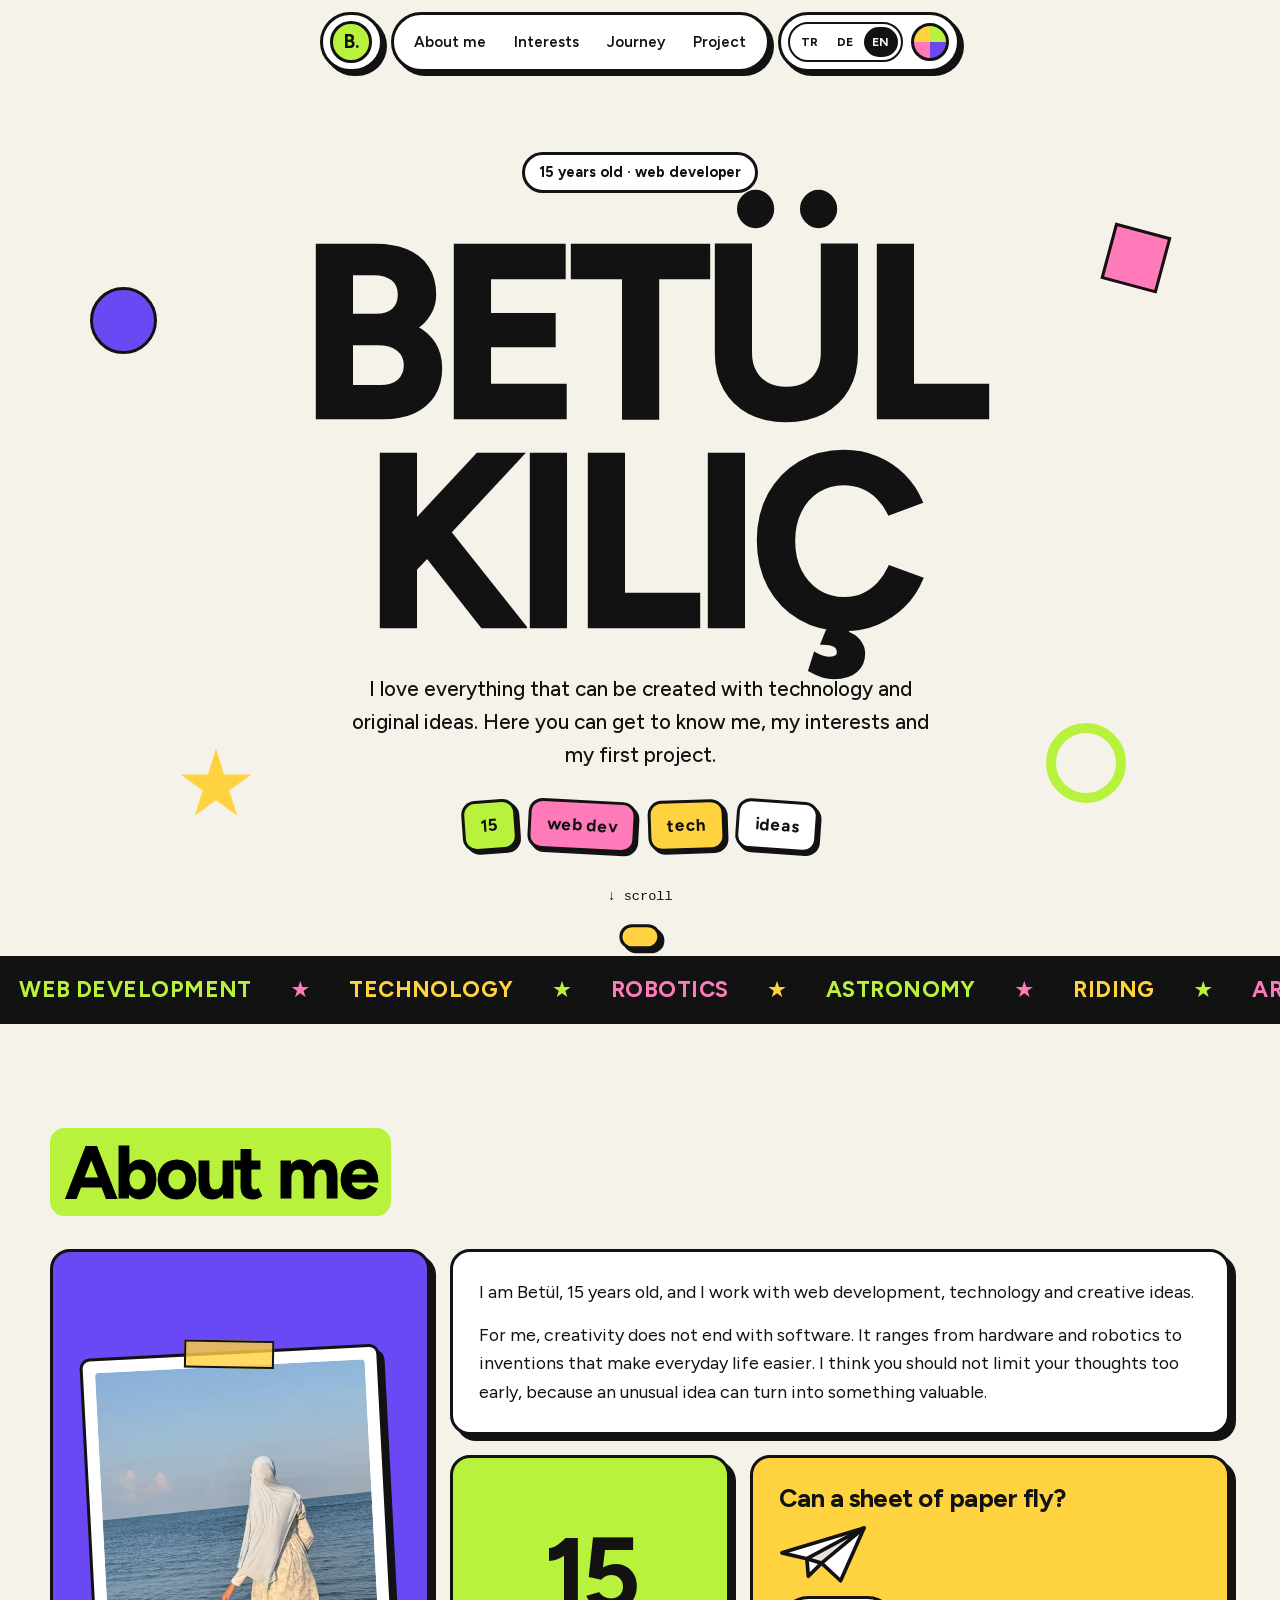
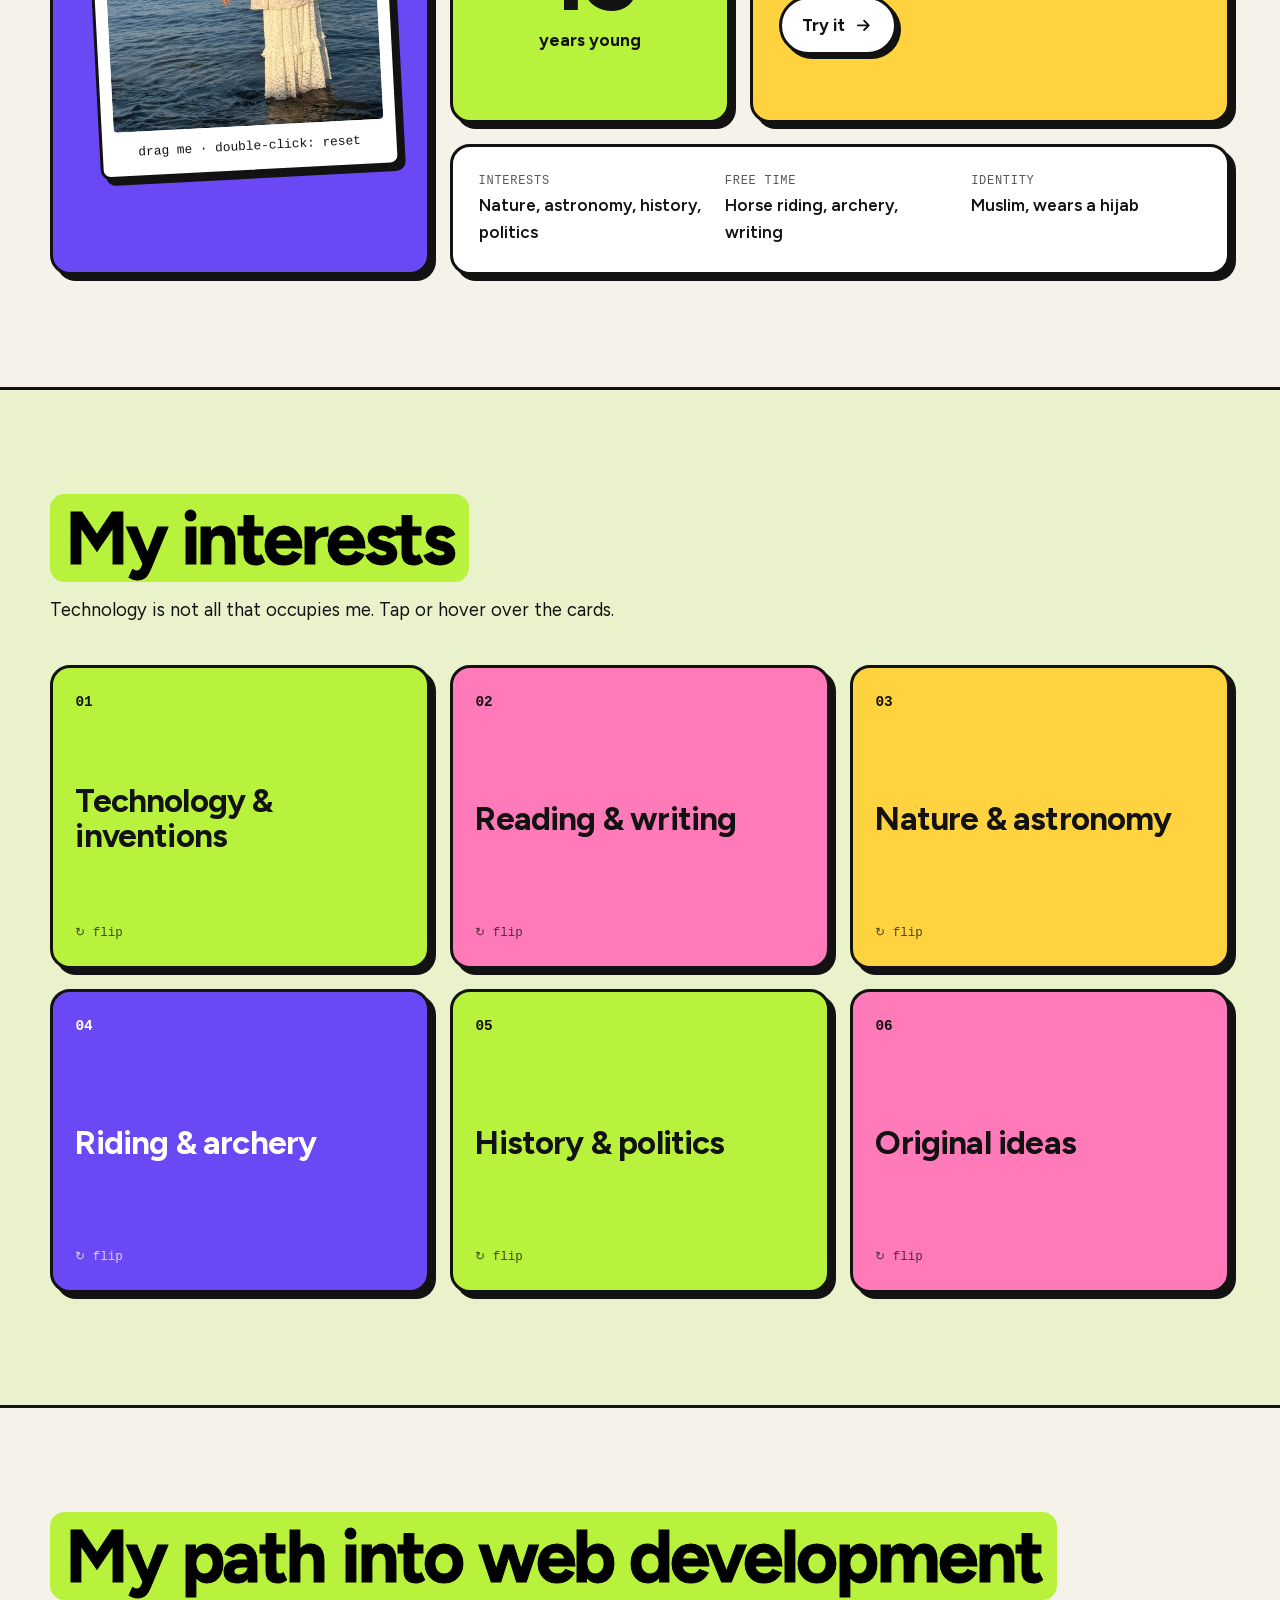
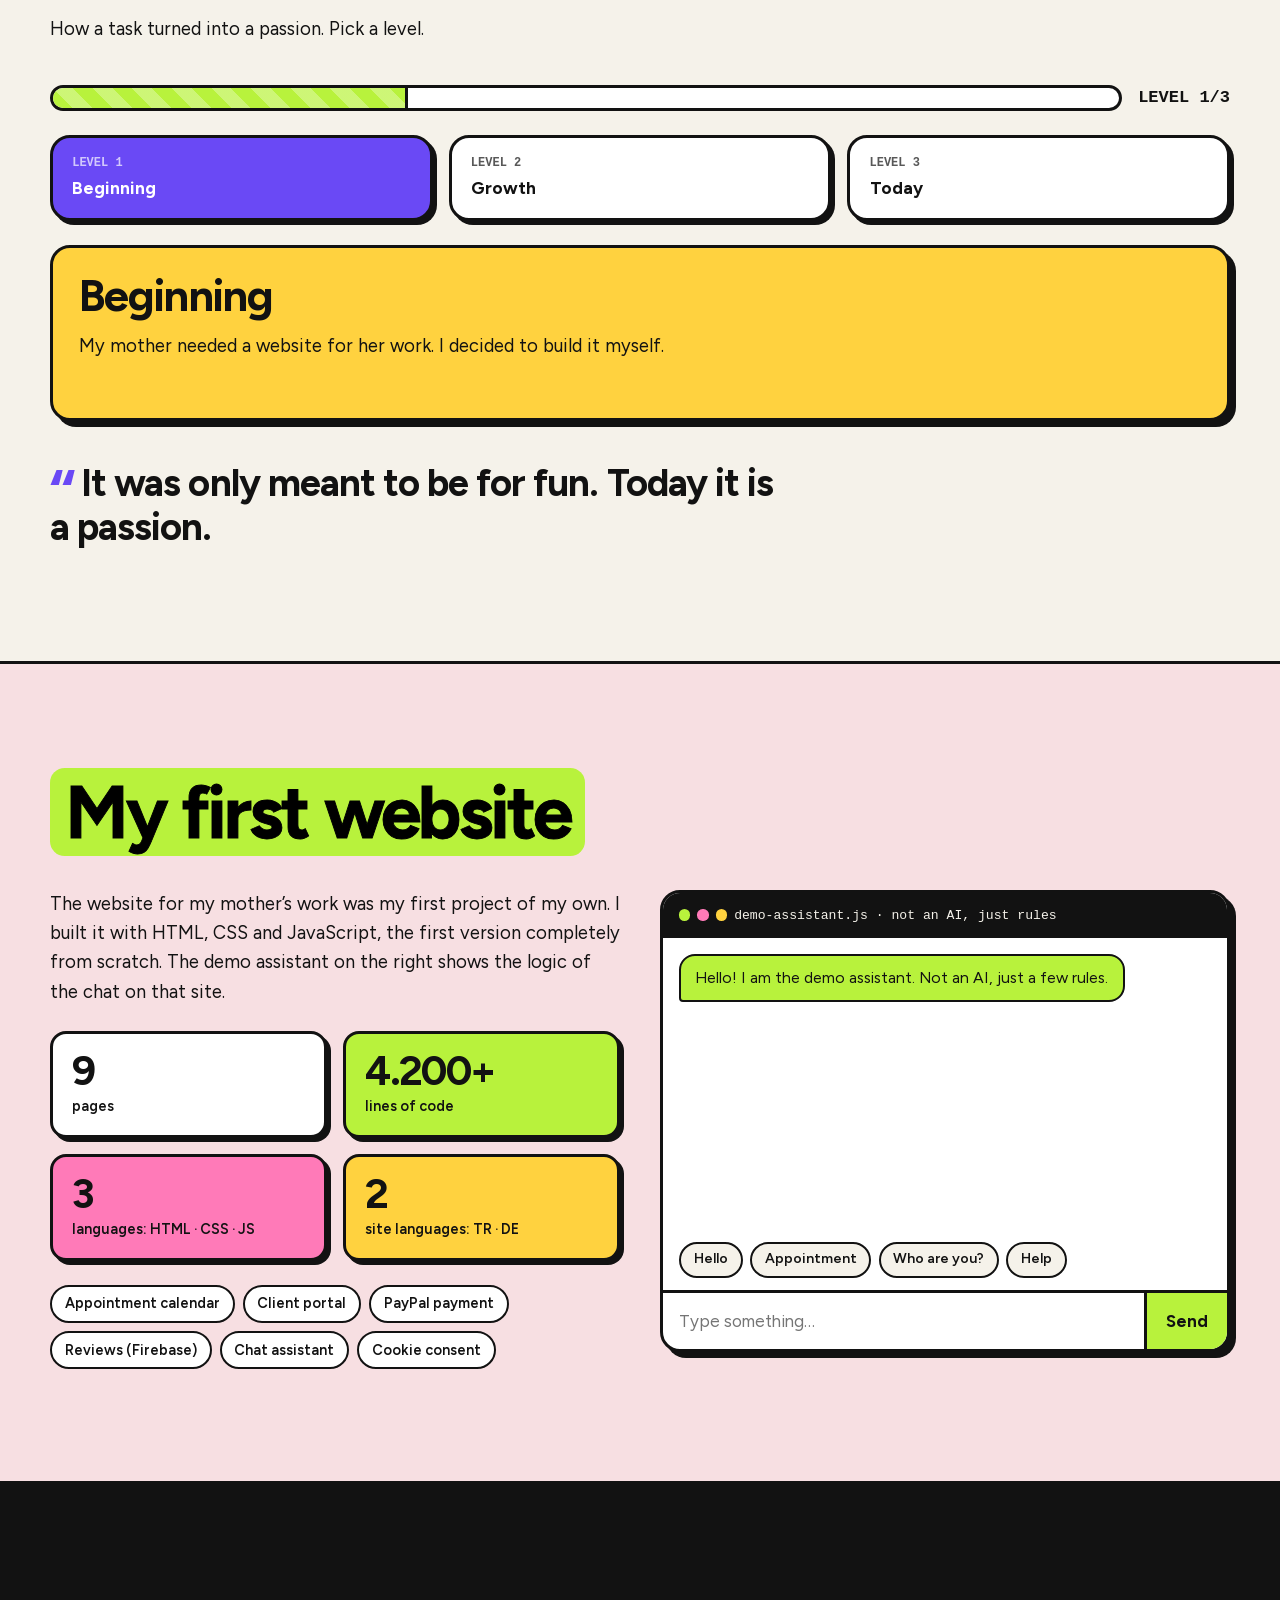
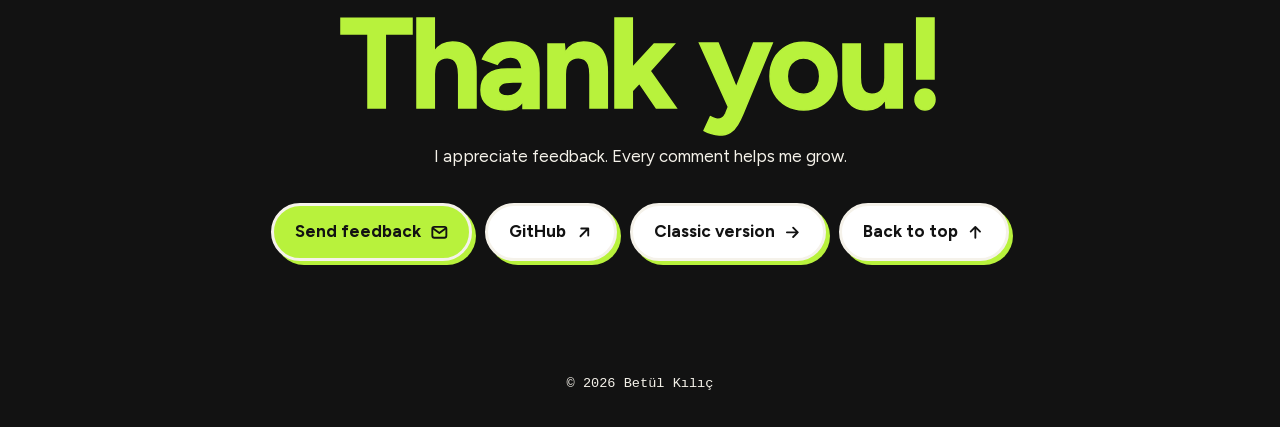
<file: entwicklerin2-1.html>
<!DOCTYPE html>
<html lang="tr" data-lang="tr" data-theme="0">
<head>
<meta charset="UTF-8">
<script>document.documentElement.classList.add("js")</script>
<meta name="viewport" content="width=device-width, initial-scale=1, viewport-fit=cover">
<title>Betül Kılıç · Web geliştirme</title>
<meta name="description" content="Betül Kılıç: Web geliştirme, teknoloji ve yaratıcı fikirler. / Webentwicklung, Technik und kreative Ideen. / Web development, technology and creative ideas.">
<meta name="theme-color" content="#121212">
<link rel="icon" type="image/svg+xml" href="data:image/svg+xml,%3Csvg xmlns='http://www.w3.org/2000/svg' viewBox='0 0 64 64'%3E%3Crect width='64' height='64' rx='16' fill='%23b8f23c'/%3E%3Ctext x='32' y='44' font-family='Arial' font-weight='900' font-size='38' text-anchor='middle' fill='%23121212'%3EB%3C/text%3E%3C/svg%3E">
<style>
/* latin-ext */
@font-face {
  font-family: 'Figtree';
  font-style: normal;
  font-weight: 400 700;
  font-display: swap;
  src: url([data-uri]) format('woff2');
  unicode-range: U+0100-02BA, U+02BD-02C5, U+02C7-02CC, U+02CE-02D7, U+02DD-02FF, U+0304, U+0308, U+0329, U+1D00-1DBF, U+1E00-1E9F, U+1EF2-1EFF, U+2020, U+20A0-20AB, U+20AD-20C4, U+2113, U+2C60-2C7F, U+A720-A7FF;
}
/* latin */
@font-face {
  font-family: 'Figtree';
  font-style: normal;
  font-weight: 400 700;
  font-display: swap;
  src: url([data-uri]) format('woff2');
  unicode-range: U+0000-00FF, U+0131, U+0152-0153, U+02BB-02BC, U+02C6, U+02DA, U+02DC, U+0304, U+0308, U+0329, U+2000-206F, U+20AC, U+2122, U+2191, U+2193, U+2212, U+2215, U+FEFF, U+FFFD;
}
:root {
  --bg: #f5f2ea; --ink: #121212; --card: #ffffff;
  --a1: #b8f23c; --a2: #6a49f5; --a3: #ff7ab8; --a4: #ffd23f;
  --on-a2: #ffffff;
  --sans: "Figtree", system-ui, -apple-system, "Segoe UI", sans-serif;
  --mono: ui-monospace, "SF Mono", Menlo, Consolas, monospace;
  --bd: 3px solid var(--ink);
  --sh: 6px 6px 0 var(--ink);
  --r: 20px;
  --ease: cubic-bezier(.16, 1, .3, 1);
}
html[data-theme="1"] { --bg: #eaf4ff; --a1: #52d6ff; --a2: #2747ff; --a3: #ff8a5c; --a4: #ffe066; }
html[data-theme="2"] { --bg: #fff1e4; --a1: #ff9a3c; --a2: #c2255c; --a3: #7c5cff; --a4: #ffd23f; }
html[data-theme="3"] { --bg: #ecf4ea; --a1: #5ed38a; --a2: #17614a; --a3: #e8b84a; --a4: #a8ebcb; }
* { box-sizing: border-box; }
html { scroll-behavior: smooth; scroll-padding-top: 7.5rem; -webkit-text-size-adjust: 100%; background: var(--bg); transition: background-color .5s; }
body { margin: 0; font-family: var(--sans); font-size: 1.0625rem; line-height: 1.6; color: var(--ink); background: var(--bg); overflow-x: hidden; transition: background-color .5s; }
h1, h2, h3, p { margin: 0; }
a { color: inherit; }
button { font: inherit; color: inherit; cursor: pointer; }
.sr { position: absolute !important; width: 1px; height: 1px; overflow: hidden; clip: rect(0 0 0 0); white-space: nowrap; }
:focus-visible { outline: 3px solid var(--a2); outline-offset: 3px; border-radius: 6px; }
html[data-lang="tr"] .de, html[data-lang="tr"] .en { display: none; }

/* ---------- buttons / pills ---------- */
.btn { display: inline-flex; align-items: center; gap: .55rem; padding: .8rem 1.3rem; border: var(--bd); border-radius: 999px; background: var(--a1); color: var(--ink); font-weight: 700; text-decoration: none; box-shadow: 4px 4px 0 var(--ink); transition: transform .18s var(--ease), box-shadow .18s var(--ease), background-color .2s; }
.btn:hover { transform: translate(-2px, -2px); box-shadow: 7px 7px 0 var(--ink); }
.btn:active { transform: translate(3px, 3px); box-shadow: 0 0 0 var(--ink); }
.btn.alt { background: var(--card); }
.btn svg { width: 1.1em; height: 1.1em; transition: transform .25s var(--ease); }
.btn:hover svg { transform: translateX(4px) rotate(-8deg); }
.pill { display: inline-block; padding: .35rem .9rem; border: var(--bd); border-radius: 999px; background: var(--card); font-weight: 700; font-size: .92rem; }

/* ---------- header ---------- */
.hdr { position: fixed; z-index: 50; top: 12px; left: 12px; right: 12px; display: flex; flex-wrap: wrap; justify-content: center; gap: .5rem; pointer-events: none; }
.hdr > * { pointer-events: auto; }
.bar { display: flex; align-items: center; gap: .5rem; padding: .4rem .5rem .4rem .45rem; background: var(--card); border: var(--bd); border-radius: 999px; box-shadow: 4px 4px 0 var(--ink); max-width: 100%; }
.logo { display: grid; place-items: center; width: 2.6rem; height: 2.6rem; border-radius: 50%; background: var(--a1); border: var(--bd); font-weight: 700; font-size: 1.2rem; text-decoration: none; transition: transform .3s var(--ease), background-color .3s; flex: none; }
.logo:hover { transform: rotate(-12deg) scale(1.08); background: var(--a3); }
.nav { display: flex; gap: .15rem; }
.nav a { padding: .5rem .8rem; border-radius: 999px; text-decoration: none; font-weight: 600; font-size: .95rem; white-space: nowrap; transition: background-color .2s, transform .2s var(--ease); }
.nav a:hover { background: var(--a4); transform: translateY(-2px) rotate(-2deg); }
.nav a[aria-current="true"] { background: var(--ink); color: var(--bg); }
.seg { display: inline-flex; gap: 2px; padding: 3px; border: 2px solid var(--ink); border-radius: 999px; }
.seg button { min-width: 2.1rem; min-height: 1.9rem; padding: 0 .4rem; border: 0; border-radius: 999px; background: transparent; font-weight: 700; font-size: .76rem; letter-spacing: .03em; transition: background-color .2s, transform .2s var(--ease); }
.seg button:hover { transform: translateY(-2px); }
.seg button[aria-pressed="true"] { background: var(--ink); color: var(--bg); }
.theme-btn { width: 2.4rem; height: 2.4rem; border: var(--bd); border-radius: 50%; background: conic-gradient(var(--a1) 0 25%, var(--a2) 0 50%, var(--a3) 0 75%, var(--a4) 0); transition: transform .4s var(--ease); flex: none; padding: 0; }
.theme-btn:hover { transform: rotate(90deg) scale(1.1); }
@media (max-width: 760px) {
  .bar.nav-bar { order: 3; width: 100%; overflow-x: auto; scrollbar-width: none; justify-content: flex-start; }
  .bar.nav-bar::-webkit-scrollbar { display: none; }
  .hdr { justify-content: space-between; }
}

/* ---------- hero ---------- */
.hero { position: relative; min-height: 100svh; padding: 9.5rem 1.25rem 3rem; display: flex; flex-direction: column; justify-content: center; align-items: center; text-align: center; overflow: hidden; --mx: 0; --my: 0; }
.big { font-weight: 700; font-size: clamp(4.2rem, 19vw, 15.5rem); line-height: .86; letter-spacing: -.045em; text-transform: uppercase; margin-top: 2.2rem; -webkit-text-stroke: .018em currentColor; user-select: none; }
.big .row { display: block; }
.ch { display: inline-block; --k: 0; --dx: 0; --dy: 0; --rot: 1; transform: translate(calc(var(--dx) * 1px), calc(var(--dy) * 1px)) rotate(calc(var(--k) * var(--rot) * 9deg)) scale(calc(1 + var(--k) * .16)); color: color-mix(in srgb, var(--ink), var(--a2) calc(var(--k) * 100%)); transition: transform .12s linear, color .12s linear; animation: drop .9s var(--ease) both; animation-delay: calc(var(--i) * 70ms); will-change: transform; }
.ch:nth-child(even) { --rot: -1; }
@keyframes drop { from { opacity: 0; transform: translateY(-60%) rotate(-12deg) scale(.7); } }
.lede { max-width: 38rem; margin-top: 1.6rem; font-size: clamp(1.05rem, 1rem + .5vw, 1.3rem); font-weight: 500; }
.stickers { display: flex; flex-wrap: wrap; justify-content: center; gap: .7rem; margin-top: 1.8rem; }
.sticker { padding: .55rem 1rem; border: var(--bd); border-radius: 14px; background: var(--a1); font-weight: 700; box-shadow: 3px 3px 0 var(--ink); transition: transform .25s var(--ease), background-color .25s; }
.sticker:nth-child(1) { transform: rotate(-4deg); } .sticker:nth-child(2) { transform: rotate(3deg); background: var(--a3); } .sticker:nth-child(3) { transform: rotate(-2deg); background: var(--a4); } .sticker:nth-child(4) { transform: rotate(4deg); background: var(--card); }
.sticker:hover { transform: rotate(0) scale(1.12) translateY(-4px); }
.shapes { position: absolute; inset: 0; pointer-events: none; z-index: 0; }
.shp { position: absolute; transform: translate(calc(var(--mx) * var(--p) * 1px), calc(var(--my) * var(--p) * 1px)); transition: transform .3s ease-out; }
.shp i { display: block; animation: floaty 7s ease-in-out infinite; animation-delay: var(--dl, 0s); }
@keyframes floaty { 50% { transform: translateY(-18px) rotate(14deg); } }
.s1 { left: 7%; top: 30%; --p: 22; } .s1 i { width: 4.2rem; height: 4.2rem; border-radius: 50%; background: var(--a2); border: var(--bd); }
.s2 { right: 9%; top: 24%; --p: -30; } .s2 i { width: 3.6rem; height: 3.6rem; background: var(--a3); border: var(--bd); transform: rotate(15deg); --dl: -2s; }
.s3 { left: 14%; bottom: 14%; --p: -18; } .s3 i { width: 4.6rem; height: 4.6rem; background: var(--a4); clip-path: polygon(50% 0, 61% 35%, 98% 35%, 68% 57%, 79% 91%, 50% 70%, 21% 91%, 32% 57%, 2% 35%, 39% 35%); --dl: -4s; }
.s4 { right: 12%; bottom: 16%; --p: 26; } .s4 i { width: 5rem; height: 5rem; border-radius: 50%; border: 10px solid var(--a1); --dl: -1s; }
.hero > *:not(.shapes) { position: relative; z-index: 1; }
.scroll-cue { margin-top: 2.2rem; font-family: var(--mono); font-size: .85rem; animation: nudge 1.8s ease-in-out infinite; }
@keyframes nudge { 50% { transform: translateY(8px); } }
canvas.confetti { position: fixed; inset: 0; width: 100%; height: 100%; pointer-events: none; z-index: 70; }

/* ---------- marquee ---------- */
.marquee { overflow: hidden; border-block: var(--bd); background: var(--ink); color: var(--bg); padding: .8rem 0; }
.m-track { display: flex; width: max-content; animation: marq 38s linear infinite; }
.marquee:hover .m-track { animation-play-state: paused; }
.m-track span { padding-inline: 1.2rem; font-weight: 700; font-size: 1.4rem; white-space: nowrap; text-transform: uppercase; letter-spacing: .02em; }
.m-track span:nth-child(3n+1) { color: var(--a1); } .m-track span:nth-child(3n+2) { color: var(--a3); } .m-track span:nth-child(3n) { color: var(--a4); }
@keyframes marq { to { transform: translateX(-50%); } }

/* ---------- sections ---------- */
.sec { padding: clamp(4rem, 9vw, 7rem) 1.25rem; }
.wrap { width: min(100%, 1180px); margin-inline: auto; }
.h2 { font-size: clamp(2.4rem, 1.4rem + 4vw, 4.6rem); line-height: 1; letter-spacing: -.035em; font-weight: 700; -webkit-text-stroke: .012em currentColor; }
.h2 mark { background: var(--a1); padding: 0 .2em; border-radius: .2em; box-decoration-break: clone; -webkit-box-decoration-break: clone; }
.sub { margin-top: 1.3rem; max-width: 40rem; font-size: 1.15rem; }
.card { background: var(--card); border: var(--bd); border-radius: var(--r); box-shadow: var(--sh); padding: 1.6rem; }
.js .rv { opacity: 0; transform: translateY(34px) rotate(var(--tilt, 0deg)); transition: opacity .8s var(--ease), transform .8s var(--ease); transition-delay: var(--d, 0ms); }
.js .rv.in { opacity: 1; transform: none; }

/* about bento */
.bento { display: grid; grid-template-columns: repeat(12, minmax(0, 1fr)); gap: 1.25rem; margin-top: 2.5rem; align-items: stretch; }
.b-photo { grid-column: 1 / span 4; grid-row: 1 / span 3; display: grid; place-items: center; padding: 1rem; background: var(--a2); position: relative; }
.b-intro { grid-column: 5 / span 8; }
.b-intro p { font-size: 1.12rem; } .b-intro p + p { margin-top: .9rem; }
.b-age { grid-column: 5 / span 3; background: var(--a1); display: grid; align-content: center; text-align: center; }
.b-age b { display: block; font-size: clamp(4rem, 8vw, 6.5rem); line-height: 1; letter-spacing: -.05em; }
.b-plane { grid-column: 8 / span 5; background: var(--a4); display: flex; flex-direction: column; gap: .8rem; position: relative; overflow: hidden; }
.b-plane h3 { font-size: 1.6rem; line-height: 1.1; letter-spacing: -.02em; }
.b-facts { grid-column: 5 / span 8; display: grid; grid-template-columns: repeat(3, minmax(0, 1fr)); gap: 1rem; background: var(--card); }
.fact small { display: block; font-family: var(--mono); font-size: .75rem; text-transform: uppercase; letter-spacing: .06em; opacity: .7; }
.fact span { font-weight: 600; }
.tilt { transform-style: preserve-3d; transition: transform .25s var(--ease), box-shadow .25s var(--ease); will-change: transform; }
.tilt:hover { box-shadow: 10px 10px 0 var(--ink); }
.polaroid { position: relative; width: min(100%, 300px); background: #fff; border: var(--bd); border-radius: 10px; padding: 12px 12px 0; box-shadow: 5px 6px 0 var(--ink); transform: rotate(-3deg) translate(var(--tx, 0px), var(--ty, 0px)); cursor: grab; touch-action: none; user-select: none; transition: box-shadow .2s, transform .5s var(--ease); z-index: 2; }
.polaroid.drag { cursor: grabbing; transition: none; box-shadow: 12px 14px 0 var(--ink); z-index: 20; }
.polaroid img { display: block; width: 100%; aspect-ratio: 3 / 4; object-fit: cover; border-radius: 4px; pointer-events: none; }
.polaroid figcaption { padding: .7rem .2rem .8rem; font-family: var(--mono); font-size: .8rem; text-align: center; }
.tape { position: absolute; top: -14px; left: 50%; width: 90px; height: 28px; transform: translateX(-50%) rotate(4deg); background: color-mix(in srgb, var(--a4) 80%, transparent); border: 2px solid var(--ink); }
.plane { width: 5.5rem; height: auto; align-self: flex-start; }
.plane.fly { animation: fly 1.9s ease-in forwards; }
@keyframes fly { 0% { transform: translate(0, 0) rotate(0); } 30% { transform: translate(40px, -30px) rotate(-14deg); } 100% { transform: translate(520px, -260px) rotate(-22deg); opacity: 0; } }
.say { min-height: 1.6em; font-weight: 700; }

/* interests flip */
.flips { display: grid; grid-template-columns: repeat(3, minmax(0, 1fr)); gap: 1.25rem; margin-top: 2.5rem; }
.flip { position: relative; aspect-ratio: 5 / 4; padding: 0; border: 0; background: none; perspective: 900px; text-align: left; }
.face { position: absolute; inset: 0; padding: 1.4rem; border: var(--bd); border-radius: var(--r); box-shadow: var(--sh); backface-visibility: hidden; -webkit-backface-visibility: hidden; transition: transform .7s var(--ease); display: flex; flex-direction: column; justify-content: space-between; }
.face.front { background: var(--c, var(--a1)); }
.face.back { background: var(--card); transform: rotateY(180deg); justify-content: center; gap: .6rem; }
.face .no { font-family: var(--mono); font-size: .9rem; font-weight: 700; }
.face h3 { font-size: clamp(1.5rem, 1.1rem + 1.2vw, 2.1rem); line-height: 1.05; letter-spacing: -.025em; }
.face .tap { font-family: var(--mono); font-size: .78rem; opacity: .75; }
.flip:nth-child(6n+1) { --c: var(--a1); } .flip:nth-child(6n+2) { --c: var(--a3); } .flip:nth-child(6n+3) { --c: var(--a4); } .flip:nth-child(6n+4) { --c: var(--a2); color: var(--on-a2); } .flip:nth-child(6n+5) { --c: var(--a1); } .flip:nth-child(6n) { --c: var(--a3); }
.flip:nth-child(6n+4) .face.back { color: var(--ink); }
.flip[aria-pressed="true"] .front { transform: rotateY(-180deg); }
.flip[aria-pressed="true"] .back { transform: rotateY(0); }
@media (hover: hover) { .flip:hover .front { transform: rotateY(-180deg); } .flip:hover .back { transform: rotateY(0); } .flip[aria-pressed="true"]:not(:hover) .front { transform: none; } }

/* journey */
.xp { display: flex; align-items: center; gap: 1rem; margin-top: 2.5rem; }
.xp-bar { flex: 1; height: 1.6rem; border: var(--bd); border-radius: 999px; background: var(--card); overflow: hidden; }
.xp-bar i { display: block; height: 100%; width: 0; background: repeating-linear-gradient(45deg, var(--a1) 0 14px, color-mix(in srgb, var(--a1) 70%, #fff) 14px 28px); border-right: var(--bd); transition: width .9s var(--ease); }
.xp-label { font-family: var(--mono); font-weight: 700; white-space: nowrap; }
.tabs { display: grid; grid-template-columns: repeat(3, minmax(0, 1fr)); gap: 1rem; margin-top: 1.5rem; }
.tab { padding: 1rem 1.2rem; text-align: left; border: var(--bd); border-radius: var(--r); background: var(--card); font-weight: 700; font-size: 1.1rem; box-shadow: 4px 4px 0 var(--ink); transition: transform .2s var(--ease), background-color .2s, box-shadow .2s; }
.tab small { display: block; font-family: var(--mono); font-size: .75rem; opacity: .7; }
.tab:hover { transform: translate(-2px, -2px); box-shadow: 7px 7px 0 var(--ink); }
.tab[aria-selected="true"] { background: var(--a2); color: var(--on-a2); }
.panel { margin-top: 1.5rem; min-height: 11rem; background: var(--a4); }
.panel h3 { font-size: clamp(1.8rem, 1.3rem + 2vw, 2.8rem); letter-spacing: -.03em; line-height: 1; }
.panel p { margin-top: .9rem; font-size: 1.15rem; max-width: 46rem; }
.panel.swap { animation: swap .5s var(--ease); }
@keyframes swap { from { opacity: 0; transform: translateY(14px) rotate(-.6deg); } }
.quote { margin-top: 2.5rem; font-size: clamp(1.5rem, 1rem + 2vw, 2.4rem); line-height: 1.15; letter-spacing: -.025em; font-weight: 700; max-width: 46rem; }
.quote::before { content: "“"; color: var(--a2); font-size: 1.6em; line-height: 0; vertical-align: -.3em; margin-right: .1em; }

/* project */
.proj { display: grid; grid-template-columns: minmax(0, 1fr) minmax(0, 1fr); gap: 2.5rem; align-items: start; margin-top: 2.5rem; }
.stats { display: grid; grid-template-columns: repeat(2, minmax(0, 1fr)); gap: 1rem; margin-top: 1.5rem; }
.stat { padding: 1rem 1.2rem; border: var(--bd); border-radius: 16px; background: var(--card); box-shadow: 4px 4px 0 var(--ink); transition: transform .25s var(--ease); }
.stat:nth-child(2) { background: var(--a1); } .stat:nth-child(3) { background: var(--a3); } .stat:nth-child(4) { background: var(--a4); }
.stat:hover { transform: translate(-2px, -3px) rotate(-1.5deg); }
.stat b { display: block; font-size: 2.6rem; line-height: 1; letter-spacing: -.04em; }
.stat span { font-size: .9rem; font-weight: 600; }
.chips { display: flex; flex-wrap: wrap; gap: .5rem; margin-top: 1.5rem; }
.chip { padding: .35rem .8rem; border: 2px solid var(--ink); border-radius: 999px; font-weight: 600; font-size: .9rem; background: var(--card); transition: transform .2s var(--ease), background-color .2s; }
.chip:hover { transform: translateY(-3px) rotate(-3deg); background: var(--a1); }
.chat { padding: 0; overflow: hidden; background: var(--card); }
.chat-bar { display: flex; align-items: center; gap: .45rem; padding: .75rem 1rem; background: var(--ink); color: var(--bg); font-family: var(--mono); font-size: .82rem; }
.chat-bar i { width: .7rem; height: .7rem; border-radius: 50%; background: var(--a1); display: block; } .chat-bar i:nth-child(2) { background: var(--a3); } .chat-bar i:nth-child(3) { background: var(--a4); }
.msgs { height: 19rem; overflow-y: auto; padding: 1rem; display: flex; flex-direction: column; gap: .6rem; scroll-behavior: smooth; }
.msg { max-width: 85%; padding: .6rem .9rem; border: 2px solid var(--ink); border-radius: 16px; font-size: .98rem; animation: pop .35s var(--ease); }
.msg.bot { align-self: flex-start; background: var(--a1); border-bottom-left-radius: 4px; }
.msg.me { align-self: flex-end; background: var(--a2); color: var(--on-a2); border-bottom-right-radius: 4px; }
.msg.typing { letter-spacing: .2em; }
@keyframes pop { from { opacity: 0; transform: scale(.85) translateY(8px); } }
.quick { display: flex; flex-wrap: wrap; gap: .45rem; padding: 0 1rem .8rem; }
.quick button { padding: .3rem .8rem; border: 2px solid var(--ink); border-radius: 999px; background: var(--bg); font-weight: 600; font-size: .88rem; transition: transform .2s var(--ease), background-color .2s; }
.quick button:hover { background: var(--a4); transform: translateY(-2px) rotate(-2deg); }
.chat form { display: flex; border-top: var(--bd); }
.chat input { flex: 1; min-width: 0; padding: .9rem 1rem; border: 0; background: transparent; font: inherit; }
.chat input:focus { outline: none; background: color-mix(in srgb, var(--a4) 35%, transparent); }
.chat form button { padding: 0 1.2rem; border: 0; border-left: var(--bd); background: var(--a1); font-weight: 700; transition: background-color .2s; }
.chat form button:hover { background: var(--a3); }

/* thanks */
.thanks { background: var(--ink); color: var(--bg); text-align: center; border-top: var(--bd); }
.thanks .h2 { font-size: clamp(3rem, 2rem + 8vw, 8rem); color: var(--a1); }
.thanks p { margin: 1rem auto 0; max-width: 34rem; opacity: .9; }
.thanks .row { display: flex; flex-wrap: wrap; gap: .8rem; justify-content: center; margin-top: 2rem; }
.thanks .btn { box-shadow: 4px 4px 0 var(--a1); border-color: var(--bg); }
.thanks .btn:hover { box-shadow: 7px 7px 0 var(--a3); }
footer { background: var(--ink); color: var(--bg); padding: 0 1.25rem 2rem; text-align: center; font-family: var(--mono); font-size: .85rem; }
.toast { position: fixed; left: 50%; bottom: 1.5rem; transform: translate(-50%, calc(100% + 3rem)); padding: .6rem 1.1rem; border: var(--bd); border-radius: 999px; background: var(--a4); font-weight: 700; box-shadow: 4px 4px 0 var(--ink); z-index: 80; transition: transform .45s var(--ease); pointer-events: none; }
.toast.show { transform: translate(-50%, 0); }
.cur { position: fixed; left: 0; top: 0; width: 34px; height: 34px; margin: -17px 0 0 -17px; border: 3px solid var(--ink); border-radius: 50%; pointer-events: none; z-index: 90; opacity: 0; transition: width .25s var(--ease), height .25s var(--ease), margin .25s var(--ease), background-color .25s, opacity .3s; mix-blend-mode: multiply; }
.cur.on { opacity: 1; }
.cur.big { width: 64px; height: 64px; margin: -32px 0 0 -32px; background: color-mix(in srgb, var(--a3) 55%, transparent); }

@media (max-width: 980px) {
  .bento { grid-template-columns: repeat(6, minmax(0, 1fr)); }
  .b-photo { grid-column: 1 / -1; grid-row: auto; padding-block: 2rem; }
  .b-intro, .b-facts { grid-column: 1 / -1; }
  .b-age { grid-column: 1 / span 2; } .b-plane { grid-column: 3 / -1; }
  .flips { grid-template-columns: repeat(2, minmax(0, 1fr)); }
  .proj { grid-template-columns: 1fr; }
}
@media (max-width: 620px) {
  .flips, .tabs { grid-template-columns: 1fr; }
  .b-age, .b-plane { grid-column: 1 / -1; }
  .b-facts { grid-template-columns: 1fr; }
  .hero { padding-top: 11rem; }
  .flip { aspect-ratio: 16 / 10; }
}
@media (prefers-reduced-motion: reduce) {
  *, *::before, *::after { animation: none !important; transition: none !important; }
  .rv { opacity: 1; transform: none; }
}
</style>
</head>
<body>

<header class="hdr">
  <div class="bar">
    <a class="logo" href="#top" aria-label="Betül Kılıç" translate="no">B.</a>
  </div>
  <nav class="bar nav-bar nav" aria-label="Menu" translate="no">
    <a href="#about">About me</a>
    <a href="#interests">Interests</a>
    <a href="#journey">Journey</a>
    <a href="#project">Project</a>
  </nav>
  <div class="bar">
    <div class="seg" id="seg" role="group" aria-label="Language / Sprache / Dil" translate="no">
      <button type="button" data-l="tr" aria-pressed="false">TR</button>
      <button type="button" data-l="de" aria-pressed="false">DE</button>
      <button type="button" data-l="en" aria-pressed="false">EN</button>
    </div>
    <button class="theme-btn" id="theme" type="button" aria-label="Theme"></button>
  </div>
</header>

<main>
  <section class="hero" id="top" aria-labelledby="h1">
    <div class="shapes" aria-hidden="true">
      <div class="shp s1"><i></i></div><div class="shp s2"><i></i></div><div class="shp s3"><i></i></div><div class="shp s4"><i></i></div>
    </div>
    <p class="pill" data-t="kicker">15 yaşında · web geliştirici</p>
    <h1 class="big" id="h1" aria-label="Betül Kılıç" translate="no">
      <span class="row" aria-hidden="true"><span class="ch" style="--i:0">B</span><span class="ch" style="--i:1">E</span><span class="ch" style="--i:2">T</span><span class="ch" style="--i:3">Ü</span><span class="ch" style="--i:4">L</span></span>
      <span class="row" aria-hidden="true"><span class="ch" style="--i:5">K</span><span class="ch" style="--i:6">I</span><span class="ch" style="--i:7">L</span><span class="ch" style="--i:8">I</span><span class="ch" style="--i:9">Ç</span></span>
    </h1>
    <p class="lede" data-t="lede">Teknolojiyle ve kendi fikirlerimle yaratılabilecek her şeyi seviyorum. Burada beni, ilgi alanlarımı ve ilk projemi tanıyabilirsiniz.</p>
    <div class="stickers" id="stickers">
      <button class="sticker" type="button">15</button>
      <button class="sticker" type="button" data-t="st2">web geliştirme</button>
      <button class="sticker" type="button" data-t="st3">teknoloji</button>
      <button class="sticker" type="button" data-t="st4">fikirler</button>
    </div>
    <p class="scroll-cue" aria-hidden="true">↓ scroll</p>
  </section>

  <div class="marquee" aria-hidden="true"><div class="m-track" id="marq"><span>Web geliştirme</span><span>★</span><span>Teknoloji</span><span>★</span><span>Robotik</span><span>★</span><span>Astronomi</span><span>★</span><span>Binicilik</span><span>★</span><span>Okçuluk</span><span>★</span><span>Kitaplar</span><span>★</span><span>Tarih</span><span>★</span><span>Siyaset</span><span>★</span><span>Yaratıcı fikirler</span><span>★</span><span>Web geliştirme</span><span>★</span><span>Teknoloji</span><span>★</span><span>Robotik</span><span>★</span><span>Astronomi</span><span>★</span><span>Binicilik</span><span>★</span><span>Okçuluk</span><span>★</span><span>Kitaplar</span><span>★</span><span>Tarih</span><span>★</span><span>Siyaset</span><span>★</span><span>Yaratıcı fikirler</span><span>★</span></div></div>

  <section class="sec" id="about" aria-labelledby="about-t">
    <div class="wrap">
      <h2 class="h2 rv" id="about-t"><mark data-t="aboutH">Hakkımda</mark></h2>
      <div class="bento">
        <div class="card b-photo rv" style="--tilt:-1deg">
          <figure class="polaroid" id="polaroid" style="margin:0" aria-label="Foto / Fotoğraf">
            <span class="tape" aria-hidden="true"></span>
            <img alt="Betül" src="[data-uri]" draggable="false">
            <figcaption data-t="drag">sürükle · çift tıkla: sıfırla</figcaption>
          </figure>
        </div>
        <div class="card b-intro tilt rv">
          <p data-t="p1">Ben Betül, 15 yaşındayım ve web geliştirme, teknoloji ve yaratıcı fikirlerle ilgileniyorum.</p>
          <p data-t="p2">Benim için yaratıcılık yazılımla sınırlı değildir. Donanımdan robotiğe, gündelik hayatı kolaylaştıran icatlara kadar uzanır. Düşünceleri erken aşamada sınırlamamak gerektiğine inanıyorum; çünkü alışılmadık bir fikirden değerli bir şey doğabilir.</p>
        </div>
        <div class="card b-age tilt rv"><b data-count="15">15</b><span data-t="years" style="font-weight:700">yaşında</span></div>
        <div class="card b-plane tilt rv">
          <h3 data-t="planeQ">Bir kâğıt parçası uçabilir mi?</h3>
          <svg class="plane" id="plane" viewBox="0 0 120 80" aria-hidden="true"><path d="M4 38 116 4 84 76 58 52 40 70 38 46Z" fill="#fff" stroke="#121212" stroke-width="5" stroke-linejoin="round"/><path d="M38 46 116 4 58 52Z" fill="#e7e2d6" stroke="#121212" stroke-width="5" stroke-linejoin="round"/></svg>
          <button class="btn alt" id="plane-btn" type="button" style="align-self:flex-start"><span data-t="try">Dene</span><svg viewBox="0 0 24 24" fill="none" stroke="currentColor" stroke-width="2.4" stroke-linecap="round" stroke-linejoin="round" aria-hidden="true"><path d="M5 12h14M13 6l6 6-6 6"/></svg></button>
          <p class="say" id="say" aria-live="polite"></p>
        </div>
        <div class="card b-facts rv">
          <div class="fact"><small data-t="fInt">İlgi alanları</small><span data-t="fIntV">Doğa, astronomi, tarih, siyaset</span></div>
          <div class="fact"><small data-t="fFree">Boş zaman</small><span data-t="fFreeV">Binicilik, okçuluk, yazarlık</span></div>
          <div class="fact"><small data-t="fId">Kimlik</small><span data-t="fIdV">Müslüman, başörtülü</span></div>
        </div>
      </div>
    </div>
  </section>

  <section class="sec" id="interests" aria-labelledby="int-t" style="background: color-mix(in srgb, var(--a1) 18%, var(--bg)); border-block: var(--bd);">
    <div class="wrap">
      <h2 class="h2 rv" id="int-t"><mark data-t="intH">İlgi alanlarım</mark></h2>
      <p class="sub rv" data-t="intSub">Teknoloji tek ilgi alanım değil. Kartlara dokunun ya da üzerine gelin.</p>
      <div class="flips" id="flips"><button type="button" class="flip rv" aria-pressed="false"><span class="face front"><span class="no">01</span><h3>Teknoloji ve icatlar</h3><span class="tap">↻ çevir</span></span><span class="face back"><span class="no">01</span><p>Yazılım, donanım ve robotik: Tasarlanıp denenebilecek her şey ilgimi çekiyor.</p></span></button><button type="button" class="flip rv" aria-pressed="false"><span class="face front"><span class="no">02</span><h3>Okumak ve yazmak</h3><span class="tap">↻ çevir</span></span><span class="face back"><span class="no">02</span><p>Çok okurum ve kendi kitaplarımı ile kısa hikâyelerimi yazarım.</p></span></button><button type="button" class="flip rv" aria-pressed="false"><span class="face front"><span class="no">03</span><h3>Doğa ve astronomi</h3><span class="tap">↻ çevir</span></span><span class="face back"><span class="no">03</span><p>Doğadan yıldızlı göğe: Dünyanın nasıl işlediğini anlamak istiyorum.</p></span></button><button type="button" class="flip rv" aria-pressed="false"><span class="face front"><span class="no">04</span><h3>Binicilik ve okçuluk</h3><span class="tap">↻ çevir</span></span><span class="face back"><span class="no">04</span><p>Açık havada ve hareket halinde ekran başındaki çalışmaya denge buluyorum.</p></span></button><button type="button" class="flip rv" aria-pressed="false"><span class="face front"><span class="no">05</span><h3>Tarih ve siyaset</h3><span class="tap">↻ çevir</span></span><span class="face back"><span class="no">05</span><p>Dünyanın nasıl bu hale geldiğini anlamak ve nasıl devam edeceği konusunda söz sahibi olmak istiyorum.</p></span></button><button type="button" class="flip rv" aria-pressed="false"><span class="face front"><span class="no">06</span><h3>Kendi fikirlerim</h3><span class="tap">↻ çevir</span></span><span class="face back"><span class="no">06</span><p>Kendi fikirlerimi tutarlı biçimde takip ediyor ve sürekli yeni şeyler öğreniyorum.</p></span></button></div>
    </div>
  </section>

  <section class="sec" id="journey" aria-labelledby="jr-t">
    <div class="wrap">
      <h2 class="h2 rv" id="jr-t"><mark data-t="jrH">Web geliştirmeye giden yol</mark></h2>
      <p class="sub rv" data-t="jrSub">Bir görevden nasıl tutku doğdu. Seviyeleri seç.</p>
      <div class="xp rv"><div class="xp-bar" aria-hidden="true"><i id="xp" style="width:33.33%"></i></div><span class="xp-label" id="xp-label" translate="no">LEVEL 1/3</span></div>
      <div class="tabs rv" role="tablist" id="tabs"><button type="button" class="tab" role="tab" aria-selected="true"><small>LEVEL 1</small><span>Başlangıç</span></button><button type="button" class="tab" role="tab" aria-selected="false"><small>LEVEL 2</small><span>Gelişim</span></button><button type="button" class="tab" role="tab" aria-selected="false"><small>LEVEL 3</small><span>Bugün</span></button></div>
      <div class="card panel rv" role="tabpanel" id="panel" aria-live="polite"><h3 id="pt">Başlangıç</h3><p id="pp">Annemin işi için bir web sitesine ihtiyacı vardı. Siteyi kendim geliştirmeye karar verdim.</p></div>
      <p class="quote rv" data-t="quote">Sadece eğlence olsun diye başladı. Bugün bir tutku.</p>
    </div>
  </section>

  <section class="sec" id="project" aria-labelledby="pj-t" style="background: color-mix(in srgb, var(--a3) 16%, var(--bg)); border-block: var(--bd);">
    <div class="wrap">
      <h2 class="h2 rv" id="pj-t"><mark data-t="pjH">İlk web sitem</mark></h2>
      <div class="proj">
        <div class="rv">
          <p class="sub" style="margin-top:0" data-t="pjText">Annemin işi için geliştirdiğim site ilk projemdi. HTML, CSS ve JavaScript ile yazdım; ilk sürümü tamamen sıfırdan oluşturdum. Sağdaki demo asistan, o sitedeki sohbet kutusunun mantığını gösteriyor.</p>
          <div class="stats">
            <div class="stat"><b data-count="9">9</b><span data-t="s1">sayfa</span></div>
            <div class="stat"><b data-count="4200" data-suffix="+">4.200+</b><span data-t="s2">satır kod</span></div>
            <div class="stat"><b data-count="3">3</b><span data-t="s3">dil: HTML · CSS · JS</span></div>
            <div class="stat"><b data-count="2">2</b><span data-t="s4">site dili: TR · DE</span></div>
          </div>
          <div class="chips">
            <span class="chip" data-t="c1">Online randevu takvimi</span><span class="chip" data-t="c2">Danışan portalı</span><span class="chip" data-t="c3">PayPal ödeme</span>
            <span class="chip" data-t="c4">Yorumlar (Firebase)</span><span class="chip" data-t="c5">Sohbet asistanı</span><span class="chip" data-t="c6">Çerez onayı</span>
          </div>
        </div>
        <div class="card chat rv" aria-label="Demo">
          <div class="chat-bar"><i></i><i></i><i></i><span data-t="chatTitle">demo-asistan.js · yapay zekâ değil, kurallar</span></div>
          <div class="msgs" id="msgs" aria-live="polite"><div class="msg bot">Merhaba! Ben demo asistanım. Yapay zekâ değilim, sadece birkaç kural.</div></div>
          <div class="quick" id="quick"></div>
          <form id="chat-form" autocomplete="off">
            <input id="chat-in" type="text" data-ph="chatPh" placeholder="Bir şey yazın…" aria-label="Message">
            <button type="submit" data-t="send">Gönder</button>
          </form>
        </div>
      </div>
    </div>
  </section>

  <section class="sec thanks" aria-labelledby="th-t">
    <div class="wrap">
      <h2 class="h2 rv" id="th-t" data-t="thH">Teşekkürler!</h2>
      <p class="rv" data-t="thP">Geri bildirimleriniz benim için değerli. Her yorum, kendimi geliştirmeme yardımcı oluyor.</p>
      <div class="row rv">
        <a class="btn" href="mailto:goldensunderya9@gmail.com?subject=Feedback"><span data-t="fb">Geri bildirim gönder</span> <svg viewBox="0 0 24 24" fill="none" stroke="currentColor" stroke-width="2.4" stroke-linecap="round" stroke-linejoin="round" aria-hidden="true"><rect x="3" y="5" width="18" height="14" rx="2.5"/><path d="m4 7 8 6 8-6"/></svg></a>
        <a class="btn alt" href="https://github.com/Beki-Byte" target="_blank" rel="noopener noreferrer">GitHub <svg viewBox="0 0 24 24" fill="none" stroke="currentColor" stroke-width="2.4" stroke-linecap="round" stroke-linejoin="round" aria-hidden="true"><path d="M7 17 17 7M8 7h9v9"/></svg></a>
        <a class="btn alt" href="index.html"><span data-t="classic">Klasik sürüm</span> <svg viewBox="0 0 24 24" fill="none" stroke="currentColor" stroke-width="2.4" stroke-linecap="round" stroke-linejoin="round" aria-hidden="true"><path d="M5 12h14M13 6l6 6-6 6"/></svg></a>
        <a class="btn alt" href="#top"><span data-t="top">Başa dön</span> <svg viewBox="0 0 24 24" fill="none" stroke="currentColor" stroke-width="2.4" stroke-linecap="round" stroke-linejoin="round" aria-hidden="true" style="rotate:-90deg"><path d="M5 12h14M13 6l6 6-6 6"/></svg></a>
      </div>
    </div>
  </section>
</main>
<footer><p>&copy; <span id="yr">2026</span> Betül Kılıç</p></footer>

<canvas class="confetti" id="confetti" aria-hidden="true"></canvas>
<div class="cur" id="cur" aria-hidden="true"></div>
<div class="toast" id="toast" role="status"></div>

<script>
(() => {
  "use strict";
  const $ = (s, el = document) => el.querySelector(s);
  const $$ = (s, el = document) => [...el.querySelectorAll(s)];
  const root = document.documentElement;
  const reduce = matchMedia("(prefers-reduced-motion: reduce)").matches;
  const fine = matchMedia("(pointer: fine)").matches;

  /* ---------------- texts (TR / DE / EN) ---------------- */
  const T = {
    kicker: { tr: "15 yaşında · web geliştirici", de: "15 Jahre · Webentwicklerin", en: "15 years old · web developer" },
    lede: { tr: "Teknolojiyle ve kendi fikirlerimle yaratılabilecek her şeyi seviyorum. Burada beni, ilgi alanlarımı ve ilk projemi tanıyabilirsiniz.", de: "Ich liebe alles, was sich mit Technik und eigenen Ideen erschaffen lässt. Hier lernst du mich, meine Interessen und mein erstes Projekt kennen.", en: "I love everything that can be created with technology and original ideas. Here you can get to know me, my interests and my first project." },
    st2: { tr: "web geliştirme", de: "Webentwicklung", en: "web dev" }, st3: { tr: "teknoloji", de: "Technik", en: "tech" }, st4: { tr: "fikirler", de: "Ideen", en: "ideas" },
    aboutH: { tr: "Hakkımda", de: "Über mich", en: "About me" },
    p1: { tr: "Ben Betül, 15 yaşındayım ve web geliştirme, teknoloji ve yaratıcı fikirlerle ilgileniyorum.", de: "Ich bin Betül, 15 Jahre alt, und beschäftige mich mit Webentwicklung, Technik und kreativen Ideen.", en: "I am Betül, 15 years old, and I work with web development, technology and creative ideas." },
    p2: { tr: "Benim için yaratıcılık yazılımla sınırlı değildir. Donanımdan robotiğe, gündelik hayatı kolaylaştıran icatlara kadar uzanır. Düşünceleri erken aşamada sınırlamamak gerektiğine inanıyorum; çünkü alışılmadık bir fikirden değerli bir şey doğabilir.", de: "Kreativität endet für mich nicht bei Software. Sie reicht von Hardware und Robotik bis zu Erfindungen, die den Alltag erleichtern. Gedanken sollte man nicht zu früh einschränken, denn aus einer ungewöhnlichen Idee kann etwas Wertvolles entstehen.", en: "For me, creativity does not end with software. It ranges from hardware and robotics to inventions that make everyday life easier. I think you should not limit your thoughts too early, because an unusual idea can turn into something valuable." },
    drag: { tr: "sürükle · çift tıkla: sıfırla", de: "zieh mich · Doppelklick: zurück", en: "drag me · double-click: reset" },
    years: { tr: "yaşında", de: "Jahre jung", en: "years young" },
    planeQ: { tr: "Bir kâğıt parçası uçabilir mi?", de: "Kann ein Blatt Papier fliegen?", en: "Can a sheet of paper fly?" },
    try: { tr: "Dene", de: "Ausprobieren", en: "Try it" },
    planeA: { tr: "Evet, uçabilir! Düşünceleri baştan sınırlamayın.", de: "Ja, kann es! Gedanken nicht von Anfang an einschränken.", en: "Yes, it can! Don’t limit your thoughts from the start." },
    fInt: { tr: "İlgi alanları", de: "Interessen", en: "Interests" }, fIntV: { tr: "Doğa, astronomi, tarih, siyaset", de: "Natur, Astronomie, Geschichte, Politik", en: "Nature, astronomy, history, politics" },
    fFree: { tr: "Boş zaman", de: "Freizeit", en: "Free time" }, fFreeV: { tr: "Binicilik, okçuluk, yazarlık", de: "Reiten, Bogenschießen, Schreiben", en: "Horse riding, archery, writing" },
    fId: { tr: "Kimlik", de: "Identität", en: "Identity" }, fIdV: { tr: "Müslüman, başörtülü", de: "Muslima, trägt Hijab", en: "Muslim, wears a hijab" },
    intH: { tr: "İlgi alanlarım", de: "Meine Interessen", en: "My interests" },
    intSub: { tr: "Teknoloji tek ilgi alanım değil. Kartlara dokunun ya da üzerine gelin.", de: "Technik ist nicht alles, was mich beschäftigt. Tippe oder fahre über die Karten.", en: "Technology is not all that occupies me. Tap or hover over the cards." },
    tap: { tr: "↻ çevir", de: "↻ umdrehen", en: "↻ flip" },
    jrH: { tr: "Web geliştirmeye giden yol", de: "Mein Weg in die Webentwicklung", en: "My path into web development" },
    jrSub: { tr: "Bir görevden nasıl tutku doğdu. Seviyeleri seç.", de: "Wie aus einer Aufgabe eine Leidenschaft wurde. Wähle ein Level.", en: "How a task turned into a passion. Pick a level." },
    quote: { tr: "Sadece eğlence olsun diye başladı. Bugün bir tutku.", de: "Es sollte nur zum Spaß dienen. Heute ist es eine Leidenschaft.", en: "It was only meant to be for fun. Today it is a passion." },
    pjH: { tr: "İlk web sitem", de: "Meine erste Website", en: "My first website" },
    pjText: { tr: "Annemin işi için geliştirdiğim site ilk projemdi. HTML, CSS ve JavaScript ile yazdım; ilk sürümü tamamen sıfırdan oluşturdum. Sağdaki demo asistan, o sitedeki sohbet kutusunun mantığını gösteriyor.", de: "Die Website für die Arbeit meiner Mutter war mein erstes eigenes Projekt. Ich habe sie mit HTML, CSS und JavaScript entwickelt, die erste Version komplett von Grund auf. Der Demo-Assistent rechts zeigt die Logik des Chats auf dieser Seite.", en: "The website for my mother’s work was my first project of my own. I built it with HTML, CSS and JavaScript, the first version completely from scratch. The demo assistant on the right shows the logic of the chat on that site." },
    s1: { tr: "sayfa", de: "Seiten", en: "pages" }, s2: { tr: "satır kod", de: "Zeilen Code", en: "lines of code" }, s3: { tr: "dil: HTML · CSS · JS", de: "Sprachen: HTML · CSS · JS", en: "languages: HTML · CSS · JS" }, s4: { tr: "site dili: TR · DE", de: "Seitensprachen: TR · DE", en: "site languages: TR · DE" },
    c1: { tr: "Online randevu takvimi", de: "Online-Terminkalender", en: "Appointment calendar" }, c2: { tr: "Danışan portalı", de: "Klientenportal", en: "Client portal" }, c3: { tr: "PayPal ödeme", de: "PayPal-Zahlung", en: "PayPal payment" },
    c4: { tr: "Yorumlar (Firebase)", de: "Bewertungen (Firebase)", en: "Reviews (Firebase)" }, c5: { tr: "Sohbet asistanı", de: "Chat-Assistent", en: "Chat assistant" }, c6: { tr: "Çerez onayı", de: "Cookie-Einwilligung", en: "Cookie consent" },
    chatTitle: { tr: "demo-asistan.js · yapay zekâ değil, kurallar", de: "demo-assistent.js · keine KI, nur Regeln", en: "demo-assistant.js · not an AI, just rules" },
    chatPh: { tr: "Bir şey yazın…", de: "Schreib etwas…", en: "Type something…" }, send: { tr: "Gönder", de: "Senden", en: "Send" },
    thH: { tr: "Teşekkürler!", de: "Danke!", en: "Thank you!" },
    thP: { tr: "Geri bildirimleriniz benim için değerli. Her yorum, kendimi geliştirmeme yardımcı oluyor.", de: "Über Feedback freue ich mich. Jede Rückmeldung hilft mir, mich weiterzuentwickeln.", en: "I appreciate feedback. Every comment helps me grow." },
    fb: { tr: "Geri bildirim gönder", de: "Feedback geben", en: "Send feedback" },
    classic: { tr: "Klasik sürüm", de: "Klassische Version", en: "Classic version" },
    top: { tr: "Başa dön", de: "Nach oben", en: "Back to top" },
  };
  const INTERESTS = {
    tr: [["Teknoloji ve icatlar", "Yazılım, donanım ve robotik: Tasarlanıp denenebilecek her şey ilgimi çekiyor."], ["Okumak ve yazmak", "Çok okurum ve kendi kitaplarımı ile kısa hikâyelerimi yazarım."], ["Doğa ve astronomi", "Doğadan yıldızlı göğe: Dünyanın nasıl işlediğini anlamak istiyorum."], ["Binicilik ve okçuluk", "Açık havada ve hareket halinde ekran başındaki çalışmaya denge buluyorum."], ["Tarih ve siyaset", "Dünyanın nasıl bu hale geldiğini anlamak ve nasıl devam edeceği konusunda söz sahibi olmak istiyorum."], ["Kendi fikirlerim", "Kendi fikirlerimi tutarlı biçimde takip ediyor ve sürekli yeni şeyler öğreniyorum."]],
    de: [["Technik & Erfindungen", "Software, Hardware und Robotik: Mich interessiert alles, was man konstruieren und testen kann."], ["Lesen & Schreiben", "Ich lese viel und schreibe eigene Bücher und Kurzgeschichten."], ["Natur & Astronomie", "Von der Natur bis zum Sternenhimmel: Ich möchte verstehen, wie die Welt funktioniert."], ["Reiten & Bogenschießen", "Draußen und in Bewegung finde ich den Ausgleich zur Arbeit am Bildschirm."], ["Geschichte & Politik", "Ich will verstehen, wie die Welt geworden ist, und mitreden, wie es weitergeht."], ["Eigene Ideen", "Ich verfolge eigene Ideen konsequent und lerne ständig dazu."]],
    en: [["Technology & inventions", "Software, hardware and robotics: I am interested in everything you can build and test."], ["Reading & writing", "I read a lot and write my own books and short stories."], ["Nature & astronomy", "From nature to the night sky: I want to understand how the world works."], ["Riding & archery", "Being outside and on the move balances the work at the screen."], ["History & politics", "I want to understand how the world came to be and have a say in what comes next."], ["Original ideas", "I follow my own ideas consistently and keep learning."]],
  };
  const JOURNEY = {
    tr: [["Başlangıç", "Annemin işi için bir web sitesine ihtiyacı vardı. Siteyi kendim geliştirmeye karar verdim."], ["Gelişim", "Her adımda yeni özellikler eklendi: randevu takvimi, danışan portalı, ödeme sayfası ve yorumlar."], ["Bugün", "Teknoloji ve programlama bugün hayatımın sabit bir parçası. Öğrenmeye devam ediyor ve kendi fikirlerimi hayata geçiriyorum."]],
    de: [["Anfang", "Meine Mutter brauchte eine Website für ihre Arbeit. Ich habe mich entschieden, sie selbst zu entwickeln."], ["Weiterentwicklung", "Mit jedem Schritt kamen neue Funktionen hinzu: Terminkalender, Klientenportal, Zahlungsseite und Bewertungen."], ["Heute", "Technik und Programmieren sind heute ein fester Teil meines Lebens. Ich lerne weiter und setze eigene Ideen um."]],
    en: [["Beginning", "My mother needed a website for her work. I decided to build it myself."], ["Growth", "With every step, new features were added: an appointment calendar, a client portal, a payment page and reviews."], ["Today", "Technology and programming are a fixed part of my life today. I keep learning and turn my own ideas into reality."]],
  };
  const MARQ = {
    tr: ["Web geliştirme", "Teknoloji", "Robotik", "Astronomi", "Binicilik", "Okçuluk", "Kitaplar", "Tarih", "Siyaset", "Yaratıcı fikirler"],
    de: ["Webentwicklung", "Technik", "Robotik", "Astronomie", "Reiten", "Bogenschießen", "Bücher", "Geschichte", "Politik", "Kreative Ideen"],
    en: ["Web development", "Technology", "Robotics", "Astronomy", "Riding", "Archery", "Books", "History", "Politics", "Creative ideas"],
  };
  const BOT = {
    tr: { hi: "Merhaba! Ben demo asistanım. Yapay zekâ değilim, sadece birkaç kural.", appt: "Takvimden uygun bir gün ve saat seçebilirsiniz. (Demo)", who: "Ben, Betül’ün ilk projesindeki sohbet kutusunun basit bir demosuyum.", help: "Şunları sorabilirsiniz: Merhaba, Randevu, Sen kimsin?, Teşekkürler.", thanks: "Rica ederim!", def: "Bunu henüz bilmiyorum. Şunları deneyin: Merhaba, Randevu, Yardım.", chips: ["Merhaba", "Randevu", "Sen kimsin?", "Yardım"] },
    de: { hi: "Hallo! Ich bin der Demo-Assistent. Keine KI, nur ein paar Regeln.", appt: "Im Kalender kannst du einen freien Tag und eine Uhrzeit wählen. (Demo)", who: "Ich bin eine kleine Demo des Chats aus Betüls erstem Projekt.", help: "Frag mich zum Beispiel: Hallo, Termin, Wer bist du?, Danke.", thanks: "Gern geschehen!", def: "Das weiß ich noch nicht. Probier: Hallo, Termin, Hilfe.", chips: ["Hallo", "Termin", "Wer bist du?", "Hilfe"] },
    en: { hi: "Hello! I am the demo assistant. Not an AI, just a few rules.", appt: "In the calendar you can pick a free day and time. (Demo)", who: "I am a small demo of the chat from Betül’s first project.", help: "Try asking: Hello, Appointment, Who are you?, Thanks.", thanks: "You’re welcome!", def: "I don’t know that yet. Try: Hello, Appointment, Help.", chips: ["Hello", "Appointment", "Who are you?", "Help"] },
  };
  const botReply = (q, l) => {
    q = q.toLocaleLowerCase(l === "tr" ? "tr" : l).trim(); const B = BOT[l];
    if (/merhaba|selam|hallo|hello|\bhi\b|hey/.test(q)) return B.hi;
    if (/randevu|termin|appointment|booking/.test(q)) return B.appt;
    if (/kimsin|\bkim\b|wer bist|\bwer\b|who/.test(q)) return B.who;
    if (/yardım|yardim|hilfe|help/.test(q)) return B.help;
    if (/teşekkür|tesekkur|danke|thank/.test(q)) return B.thanks;
    return B.def;
  };

  /* ---------------- language + theme ---------------- */
  let lang = "tr", theme = 0, level = 0;
  const msgsEl = $("#msgs"), quickEl = $("#quick");
  const toast = (txt) => { const t = $("#toast"); t.textContent = txt; t.classList.add("show"); clearTimeout(toast.h); toast.h = setTimeout(() => t.classList.remove("show"), 1600); };

  const buildFlips = () => {
    const box = $("#flips"); const first = !box.dataset.ready; box.dataset.ready = "1";
    if (!box.children.length) INTERESTS.tr.forEach((_, i) => {
      const b = document.createElement("button"); b.type = "button"; b.className = "flip rv"; b.setAttribute("aria-pressed", "false");
      b.innerHTML = '<span class="face front"><span class="no">0' + (i + 1) + '</span><h3></h3><span class="tap"></span></span><span class="face back"><span class="no">0' + (i + 1) + '</span><p></p></span>';
      box.appendChild(b);
    });
    if (first) $$(".flip", box).forEach((b, i) => {
      b.style.setProperty("--d", (i % 3) * 90 + "ms");
      b.addEventListener("click", () => b.setAttribute("aria-pressed", String(b.getAttribute("aria-pressed") !== "true")));
    });
    $$(".flip", box).forEach((b, i) => { $("h3", b).textContent = INTERESTS[lang][i][0]; $("p", b).textContent = INTERESTS[lang][i][1]; $(".tap", b).textContent = T.tap[lang]; });
    if (first && "IntersectionObserver" in window && !reduce) $$(".flip", box).forEach((el) => io && io.observe(el)); else $$(".flip", box).forEach((el) => el.classList.add("in"));
  };
  const buildTabs = () => {
    const box = $("#tabs"); if (!box.children.length) JOURNEY.tr.forEach((_, i) => {
      const b = document.createElement("button"); b.type = "button"; b.className = "tab"; b.setAttribute("role", "tab");
      b.innerHTML = "<small>LEVEL " + (i + 1) + "</small><span></span>"; box.appendChild(b);
    });
    if (!box.dataset.ready) { box.dataset.ready = "1"; $$(".tab", box).forEach((b, i) => b.addEventListener("click", () => setLevel(i, true))); }
    $$(".tab", box).forEach((b, i) => { $("span", b).textContent = JOURNEY[lang][i][0]; });
  };
  const setLevel = (i, anim) => {
    level = i;
    $$(".tab").forEach((b, k) => b.setAttribute("aria-selected", String(k === i)));
    $("#xp").style.width = ((i + 1) / 3 * 100) + "%";
    $("#xp-label").textContent = "LEVEL " + (i + 1) + "/3";
    $("#pt").textContent = JOURNEY[lang][i][0]; $("#pp").textContent = JOURNEY[lang][i][1];
    if (anim) { const p = $("#panel"); p.classList.remove("swap"); void p.offsetWidth; p.classList.add("swap"); }
  };
  const buildMarq = () => {
    const items = MARQ[lang].map((x) => "<span>" + x + "</span><span>★</span>").join("");
    $("#marq").innerHTML = items + items;
  };
  const buildChatChips = () => {
    quickEl.innerHTML = "";
    BOT[lang].chips.forEach((c) => { const b = document.createElement("button"); b.type = "button"; b.textContent = c; b.addEventListener("click", () => ask(c)); quickEl.appendChild(b); });
  };
  const say = (txt, who) => {
    const m = document.createElement("div"); m.className = "msg " + who; m.textContent = txt; msgsEl.appendChild(m); msgsEl.scrollTop = msgsEl.scrollHeight; return m;
  };
  const ask = (q) => {
    if (!q.trim()) return; say(q, "me");
    const t = say("• • •", "bot"); t.classList.add("typing");
    setTimeout(() => { t.classList.remove("typing"); t.textContent = botReply(q, lang); msgsEl.scrollTop = msgsEl.scrollHeight; }, 550);
  };
  $("#chat-form").addEventListener("submit", (e) => { e.preventDefault(); const i = $("#chat-in"); ask(i.value); i.value = ""; });

  const applyLang = (l, save) => {
    lang = l; root.dataset.lang = l; root.lang = l;
    $$("[data-t]").forEach((el) => { const v = T[el.dataset.t]; if (v) el.textContent = v[l]; });
    $$("[data-ph]").forEach((el) => { el.placeholder = T[el.dataset.ph][l]; });
    $$("#seg button").forEach((b) => b.setAttribute("aria-pressed", String(b.dataset.l === l)));
    document.title = "Betül Kılıç · " + { tr: "Web geliştirme", de: "Webentwicklung", en: "Web development" }[l];
    buildFlips(); buildTabs(); setLevel(level, false); buildMarq(); buildChatChips();
    if (!msgsEl.children.length || msgsEl.dataset.lang !== l) { msgsEl.innerHTML = ""; msgsEl.dataset.lang = l; say(BOT[l].hi, "bot"); }
    $("#say").textContent = $("#plane").classList.contains("fly") || $("#say").dataset.on ? T.planeA[l] : "";
    if (save) { try { localStorage.setItem("bk2-lang", l); } catch (e) {} }
  };
  const applyTheme = (n, save) => {
    theme = n; root.dataset.theme = n;
    if (save) { try { localStorage.setItem("bk2-theme", String(n)); } catch (e) {} }
  };
  $$("#seg button").forEach((b) => b.addEventListener("click", () => applyLang(b.dataset.l, true)));
  $("#theme").addEventListener("click", () => { applyTheme((theme + 1) % 4, true); toast(["Lime", "Ocean", "Sunset", "Forest"][theme]); burst(innerWidth - 60, 60, 18); });

  /* ---------------- hero: letters ---------------- */
  const rows = $$(".big .row"); let letters = [];
  if (!$(".ch")) ["BETÜL", "KILIÇ"].forEach((w, r) => [...w].forEach((c, i) => {
    const s = document.createElement("span"); s.className = "ch"; s.textContent = c; s.style.setProperty("--i", r * 5 + i); rows[r].appendChild(s);
  }));
  letters = $$(".ch");
  let mx = -9999, my = -9999, raf = 0;
  const tick = () => {
    raf = 0;
    letters.forEach((el) => {
      const r = el.getBoundingClientRect(), cx = r.left + r.width / 2, cy = r.top + r.height / 2;
      const dx = mx - cx, dy = my - cy, d = Math.hypot(dx, dy) || 1, k = Math.max(0, 1 - d / 280);
      el.style.setProperty("--k", k.toFixed(3));
      el.style.setProperty("--dx", (-dx / d * k * 34).toFixed(1));
      el.style.setProperty("--dy", (-dy / d * k * 34).toFixed(1));
    });
  };
  const hero = $(".hero");
  if (!reduce) {
    addEventListener("pointermove", (e) => {
      mx = e.clientX; my = e.clientY;
      if (!raf) raf = requestAnimationFrame(tick);
      const r = hero.getBoundingClientRect();
      hero.style.setProperty("--mx", ((e.clientX - r.width / 2) / 40).toFixed(1));
      hero.style.setProperty("--my", ((e.clientY - r.top - r.height / 2) / 40).toFixed(1));
    }, { passive: true });
    addEventListener("pointerleave", () => { mx = my = -9999; tick(); });
  }

  /* ---------------- confetti ---------------- */
  const cv = $("#confetti"), cx = cv.getContext("2d"); let parts = [], cRaf = 0, cLast = 0;
  const sizeCv = () => { cv.width = innerWidth * devicePixelRatio; cv.height = innerHeight * devicePixelRatio; };
  sizeCv(); addEventListener("resize", sizeCv);
  const cvar = (n) => getComputedStyle(root).getPropertyValue(n).trim();
  function burst(x, y, n = 42) {
    if (reduce) return;
    const cols = [cvar("--a1"), cvar("--a2"), cvar("--a3"), cvar("--a4"), cvar("--ink")];
    for (let i = 0; i < n; i++) {
      const a = Math.random() * Math.PI * 2, v = 260 + Math.random() * 520;
      parts.push({ x, y, vx: Math.cos(a) * v, vy: Math.sin(a) * v - 260, r: Math.random() * 6.28, vr: (Math.random() - .5) * 14, s: 8 + Math.random() * 12, c: cols[i % cols.length], k: i % 3, life: 1.3 + Math.random() * .6, t: 0 });
    }
    if (!cRaf) { cLast = performance.now(); cRaf = requestAnimationFrame(cFrame); }
  }
  function cFrame(now) {
    const dt = Math.min(.04, (now - cLast) / 1000); cLast = now;
    cx.setTransform(1, 0, 0, 1, 0, 0); cx.clearRect(0, 0, cv.width, cv.height);
    cx.setTransform(devicePixelRatio, 0, 0, devicePixelRatio, 0, 0);
    parts = parts.filter((p) => (p.t += dt) < p.life);
    parts.forEach((p) => {
      p.vy += 980 * dt; p.vx *= .992; p.x += p.vx * dt; p.y += p.vy * dt; p.r += p.vr * dt;
      cx.save(); cx.translate(p.x, p.y); cx.rotate(p.r); cx.globalAlpha = Math.min(1, (p.life - p.t) * 2.2);
      cx.fillStyle = p.c; cx.strokeStyle = cvar("--ink"); cx.lineWidth = 2;
      if (p.k === 0) { cx.fillRect(-p.s / 2, -p.s / 2, p.s, p.s); cx.strokeRect(-p.s / 2, -p.s / 2, p.s, p.s); }
      else if (p.k === 1) { cx.beginPath(); cx.arc(0, 0, p.s / 2, 0, 6.3); cx.fill(); cx.stroke(); }
      else { cx.beginPath(); cx.moveTo(0, -p.s / 2); cx.lineTo(p.s / 2, p.s / 2); cx.lineTo(-p.s / 2, p.s / 2); cx.closePath(); cx.fill(); cx.stroke(); }
      cx.restore();
    });
    cRaf = parts.length ? requestAnimationFrame(cFrame) : 0;
    if (!parts.length) cx.clearRect(0, 0, cv.width, cv.height);
  }
  hero.addEventListener("pointerdown", (e) => burst(e.clientX, e.clientY));
  $$("#stickers .sticker").forEach((b) => b.addEventListener("click", (e) => { e.stopPropagation(); const r = b.getBoundingClientRect(); burst(r.left + r.width / 2, r.top + r.height / 2, 30); }));

  /* ---------------- polaroid drag ---------------- */
  const pol = $("#polaroid"); let px = 0, py = 0, drag = null;
  const setPol = () => { pol.style.setProperty("--tx", px + "px"); pol.style.setProperty("--ty", py + "px"); };
  pol.addEventListener("pointerdown", (e) => { pol.setPointerCapture(e.pointerId); drag = { x: e.clientX - px, y: e.clientY - py }; pol.classList.add("drag"); });
  pol.addEventListener("pointermove", (e) => { if (!drag) return; px = e.clientX - drag.x; py = e.clientY - drag.y; setPol(); });
  const drop = () => { if (!drag) return; drag = null; pol.classList.remove("drag"); };
  pol.addEventListener("pointerup", drop); pol.addEventListener("pointercancel", drop);
  pol.addEventListener("dblclick", () => { px = py = 0; setPol(); });
  pol.tabIndex = 0;
  pol.addEventListener("keydown", (e) => { const m = { ArrowLeft: [-20, 0], ArrowRight: [20, 0], ArrowUp: [0, -20], ArrowDown: [0, 20] }[e.key]; if (m) { e.preventDefault(); px += m[0]; py += m[1]; setPol(); } else if (e.key === "Escape") { px = py = 0; setPol(); } });

  /* ---------------- 3D tilt cards ---------------- */
  if (fine && !reduce) $$(".tilt").forEach((c) => {
    c.addEventListener("pointermove", (e) => { const r = c.getBoundingClientRect(), x = (e.clientX - r.left) / r.width - .5, y = (e.clientY - r.top) / r.height - .5; c.style.transform = "perspective(800px) rotateX(" + (-y * 7).toFixed(2) + "deg) rotateY(" + (x * 9).toFixed(2) + "deg) translateZ(0)"; });
    c.addEventListener("pointerleave", () => { c.style.transform = ""; });
  });

  /* ---------------- paper plane ---------------- */
  $("#plane-btn").addEventListener("click", () => {
    const p = $("#plane"); if (p.classList.contains("fly")) return;
    p.classList.add("fly"); $("#say").dataset.on = "1"; $("#say").textContent = T.planeA[lang];
    const r = p.getBoundingClientRect(); burst(r.left + r.width / 2, r.top + r.height / 2, 24);
    setTimeout(() => { p.classList.remove("fly"); delete $("#say").dataset.on; $("#say").textContent = ""; }, 3800);
  });

  /* ---------------- reveal, counters, nav highlight ---------------- */
  const count = (el) => {
    const b = el.matches("[data-count]") ? el : $("[data-count]", el); if (!b || b.dataset.done) return; b.dataset.done = "1";
    const to = +b.dataset.count, suf = b.dataset.suffix || "", t0 = performance.now();
    const step = (t) => { const k = Math.min(1, (t - t0) / 1300), e = 1 - Math.pow(1 - k, 3); b.textContent = Math.round(to * e).toLocaleString("de-DE") + (k === 1 ? suf : ""); if (k < 1) requestAnimationFrame(step); };
    requestAnimationFrame(step);
  };
  let io = null;
  if ("IntersectionObserver" in window && !reduce) {
    io = new IntersectionObserver((es) => es.forEach((e) => { if (e.isIntersecting) { e.target.classList.add("in"); io.unobserve(e.target); count(e.target); } }), { threshold: 0.12, rootMargin: "0px 0px -6% 0px" });
    const groups = new Map(); $$(".rv").forEach((el) => { const a = groups.get(el.parentElement) || []; a.push(el); groups.set(el.parentElement, a); });
    groups.forEach((a) => a.forEach((el, i) => { if (!el.style.getPropertyValue("--d")) el.style.setProperty("--d", Math.min(i, 5) * 80 + "ms"); }));
    $$(".rv").forEach((el) => io.observe(el));
    const links = $$(".nav a");
    const spy = new IntersectionObserver((es) => es.forEach((e) => { if (e.isIntersecting) links.forEach((a) => a.toggleAttribute("aria-current", a.getAttribute("href") === "#" + e.target.id)); }), { rootMargin: "-45% 0px -50% 0px" });
    links.forEach((a) => { const s = $(a.getAttribute("href")); if (s) spy.observe(s); });
    const jr = new IntersectionObserver(([e]) => { if (e.isIntersecting) { setLevel(0, false); jr.disconnect(); } }, { threshold: 0.4 }); jr.observe($("#journey"));
  } else { $$(".rv").forEach((el) => el.classList.add("in")); }

  /* ---------------- custom cursor ---------------- */
  const cur = $("#cur");
  if (fine && !reduce) {
    let cxp = 0, cyp = 0, tx = 0, ty = 0, on = false;
    addEventListener("pointermove", (e) => { tx = e.clientX; ty = e.clientY; if (!on) { on = true; cxp = tx; cyp = ty; cur.classList.add("on"); loop(); } });
    const loop = () => { cxp += (tx - cxp) * .2; cyp += (ty - cyp) * .2; cur.style.transform = "translate(" + cxp + "px," + cyp + "px)"; requestAnimationFrame(loop); };
    document.addEventListener("pointerover", (e) => cur.classList.toggle("big", !!e.target.closest("a, button, .polaroid, .tilt, input")));
    document.addEventListener("mouseleave", () => cur.classList.remove("on"));
    document.addEventListener("mouseenter", () => cur.classList.add("on"));
  }

  /* ---------------- init ---------------- */
  let sl = null, st = null;
  try { sl = localStorage.getItem("bk2-lang"); st = localStorage.getItem("bk2-theme"); } catch (e) {}
  if (!["tr", "de", "en"].includes(sl)) { const n = (navigator.language || "").slice(0, 2).toLowerCase(); sl = ["tr", "de", "en"].includes(n) ? n : "tr"; }
  applyTheme([0, 1, 2, 3].includes(+st) ? +st : 0, false);
  applyLang(sl, false); setLevel(0, false);
  $("#yr").textContent = new Date().getFullYear();
})();
</script>
</body>
</html>
</file>
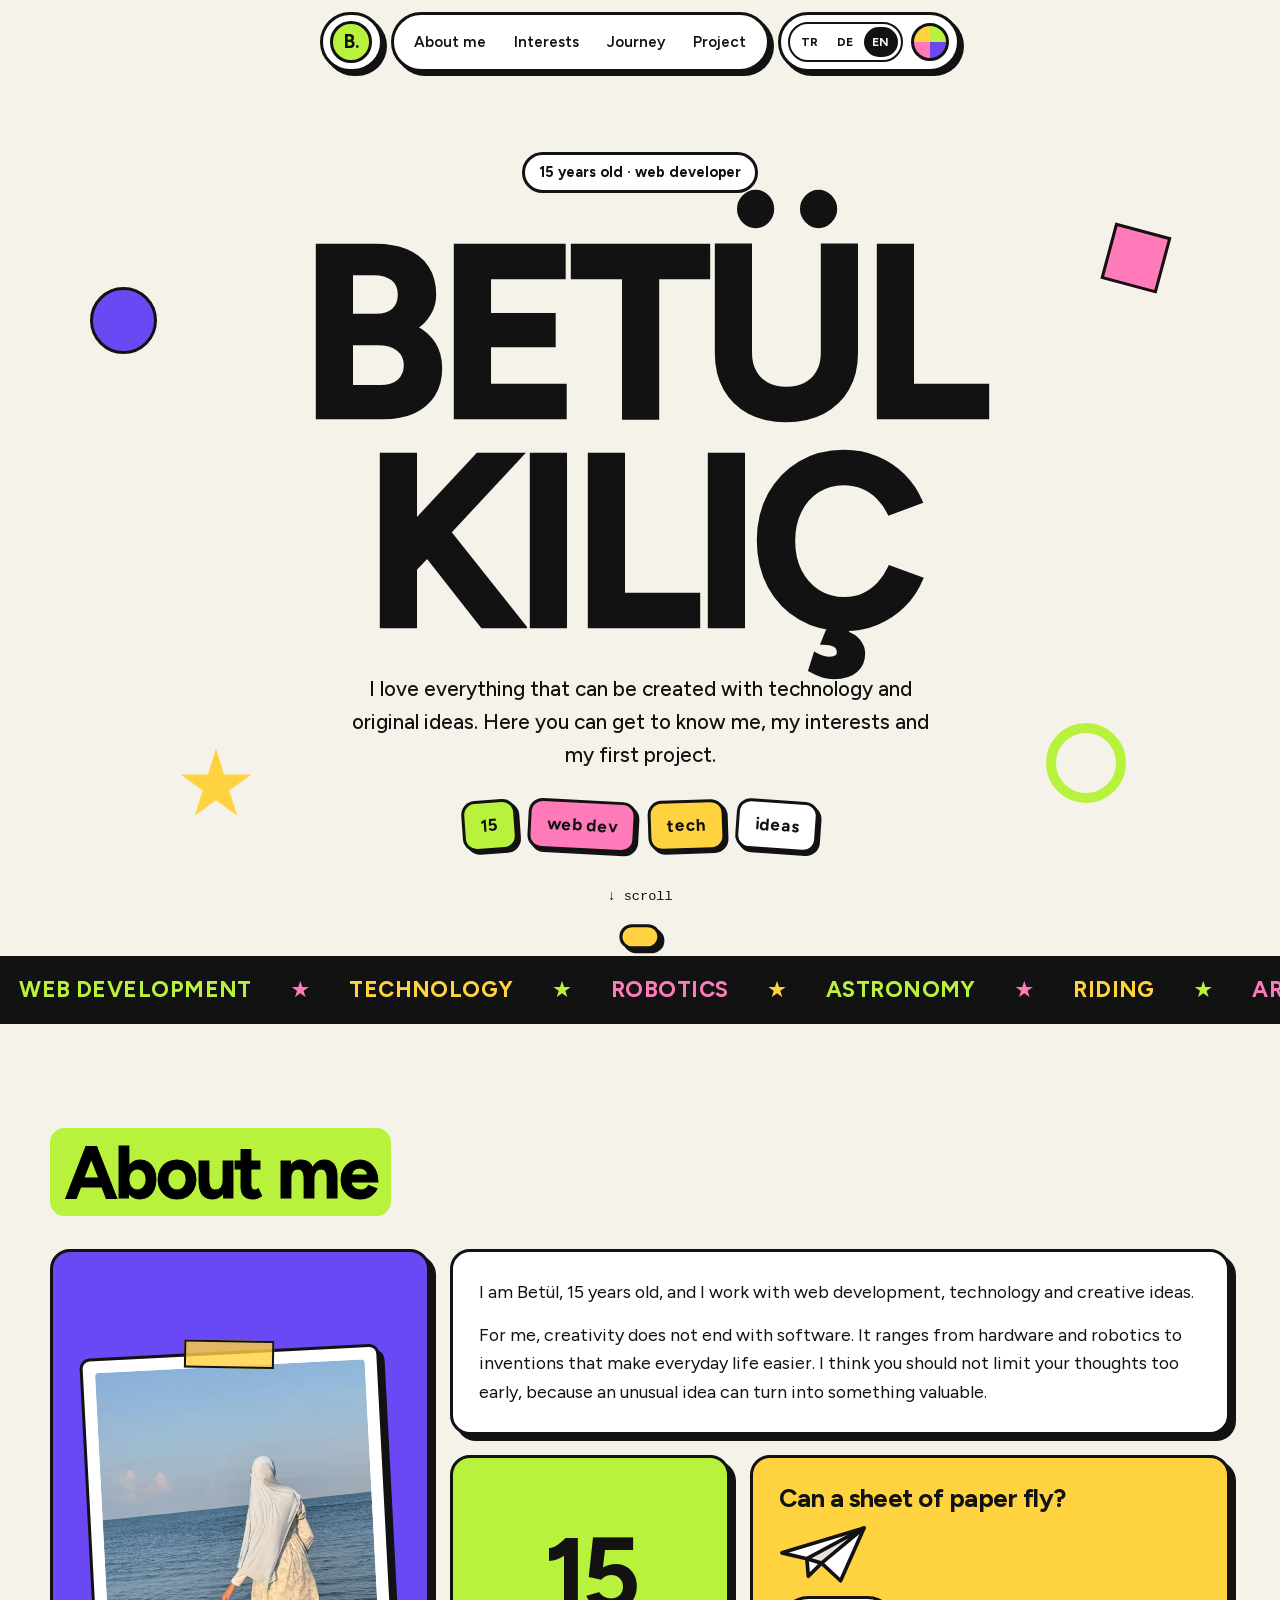
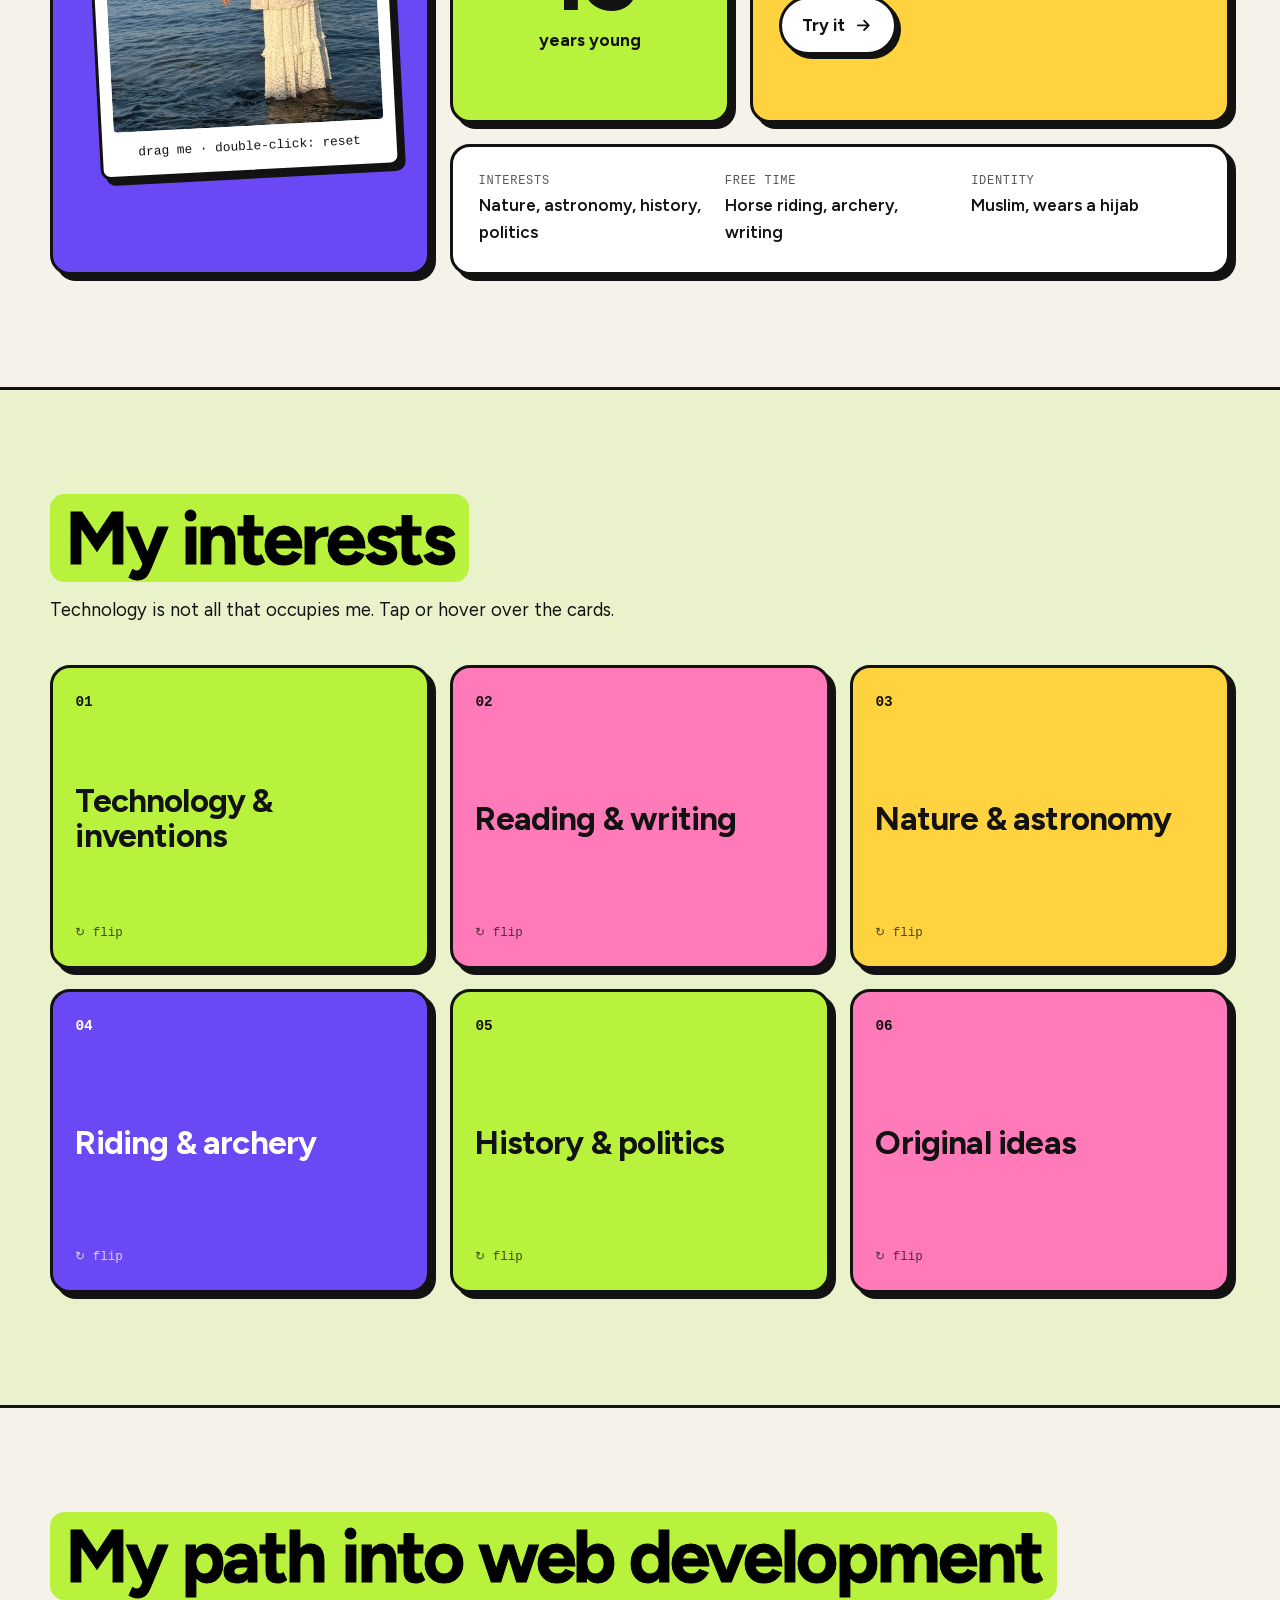
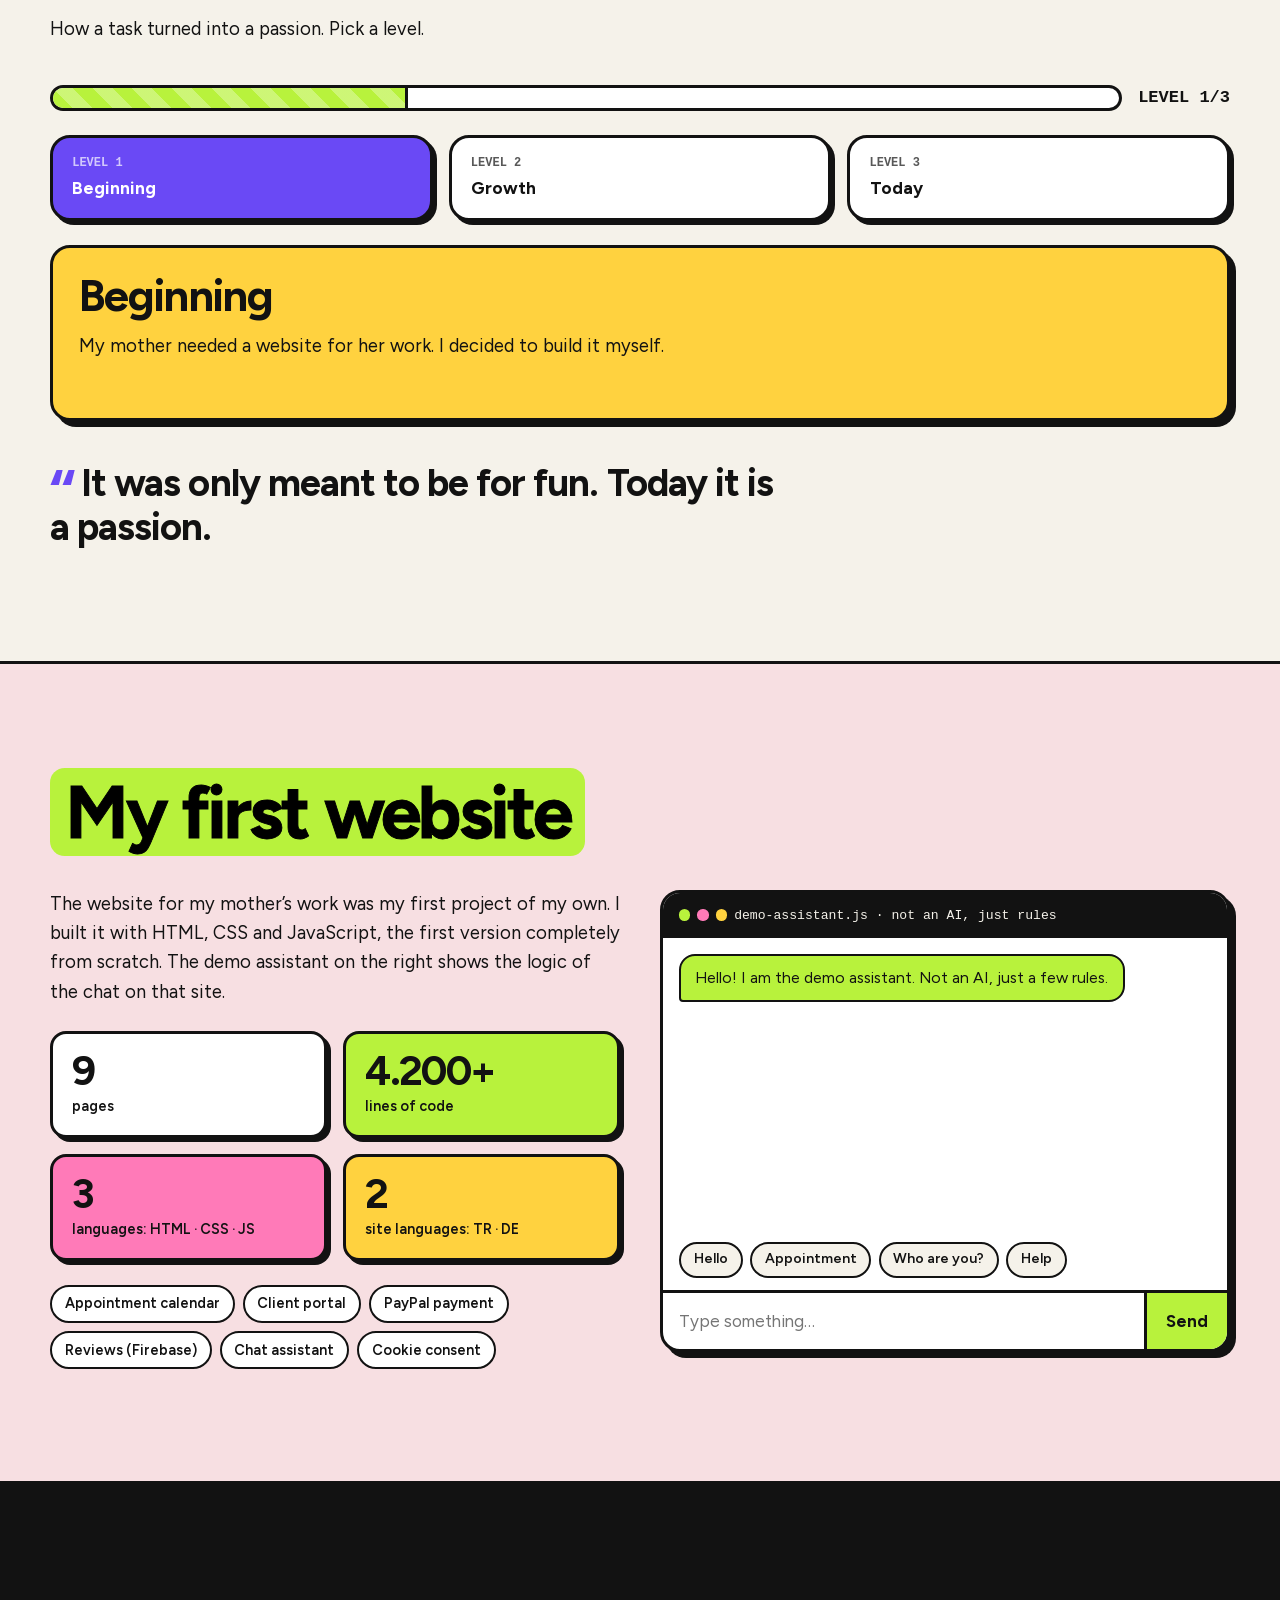
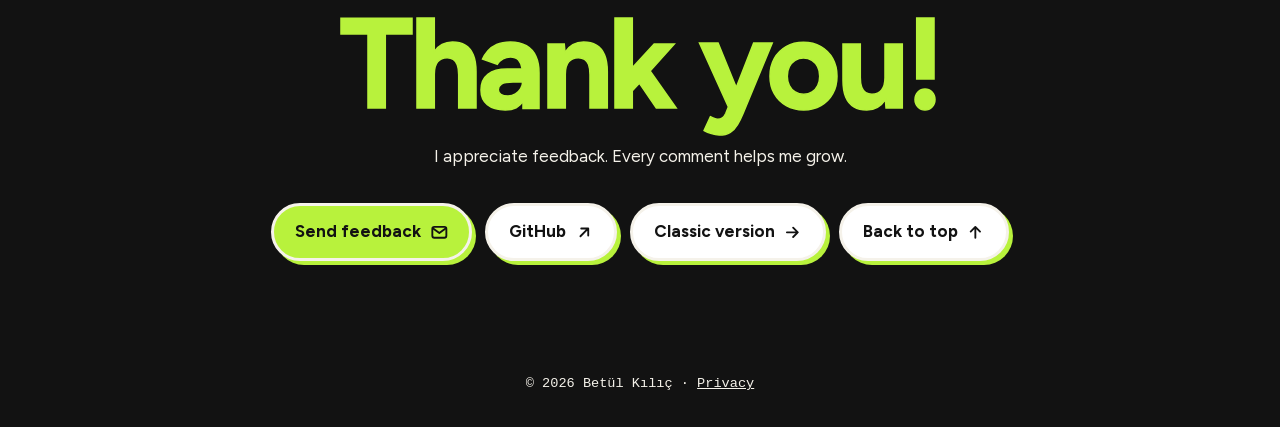
<file: entwicklerin2-2.html>
<!DOCTYPE html>
<html lang="tr" data-lang="tr" data-theme="0">
<head>
<meta charset="UTF-8">
<script>document.documentElement.classList.add("js")</script>
<meta name="viewport" content="width=device-width, initial-scale=1, viewport-fit=cover">
<title>Betül Kılıç · Web geliştirme</title>
<meta name="description" content="Betül Kılıç: Web geliştirme, teknoloji ve yaratıcı fikirler. / Webentwicklung, Technik und kreative Ideen. / Web development, technology and creative ideas.">
<meta name="theme-color" content="#121212">
<link rel="icon" type="image/svg+xml" href="data:image/svg+xml,%3Csvg xmlns='http://www.w3.org/2000/svg' viewBox='0 0 64 64'%3E%3Crect width='64' height='64' rx='16' fill='%23b8f23c'/%3E%3Ctext x='32' y='44' font-family='Arial' font-weight='900' font-size='38' text-anchor='middle' fill='%23121212'%3EB%3C/text%3E%3C/svg%3E">
<style>
/* latin-ext */
@font-face {
  font-family: 'Figtree';
  font-style: normal;
  font-weight: 400 700;
  font-display: swap;
  src: url([data-uri]) format('woff2');
  unicode-range: U+0100-02BA, U+02BD-02C5, U+02C7-02CC, U+02CE-02D7, U+02DD-02FF, U+0304, U+0308, U+0329, U+1D00-1DBF, U+1E00-1E9F, U+1EF2-1EFF, U+2020, U+20A0-20AB, U+20AD-20C4, U+2113, U+2C60-2C7F, U+A720-A7FF;
}
/* latin */
@font-face {
  font-family: 'Figtree';
  font-style: normal;
  font-weight: 400 700;
  font-display: swap;
  src: url([data-uri]) format('woff2');
  unicode-range: U+0000-00FF, U+0131, U+0152-0153, U+02BB-02BC, U+02C6, U+02DA, U+02DC, U+0304, U+0308, U+0329, U+2000-206F, U+20AC, U+2122, U+2191, U+2193, U+2212, U+2215, U+FEFF, U+FFFD;
}
:root {
  --bg: #f5f2ea; --ink: #121212; --card: #ffffff;
  --a1: #b8f23c; --a2: #6a49f5; --a3: #ff7ab8; --a4: #ffd23f;
  --on-a2: #ffffff;
  --sans: "Figtree", system-ui, -apple-system, "Segoe UI", sans-serif;
  --mono: ui-monospace, "SF Mono", Menlo, Consolas, monospace;
  --bd: 3px solid var(--ink);
  --sh: 6px 6px 0 var(--ink);
  --r: 20px;
  --ease: cubic-bezier(.16, 1, .3, 1);
}
html[data-theme="1"] { --bg: #eaf4ff; --a1: #52d6ff; --a2: #2747ff; --a3: #ff8a5c; --a4: #ffe066; }
html[data-theme="2"] { --bg: #fff1e4; --a1: #ff9a3c; --a2: #c2255c; --a3: #7c5cff; --a4: #ffd23f; }
html[data-theme="3"] { --bg: #ecf4ea; --a1: #5ed38a; --a2: #17614a; --a3: #e8b84a; --a4: #a8ebcb; }
* { box-sizing: border-box; }
html { scroll-behavior: smooth; scroll-padding-top: 7.5rem; -webkit-text-size-adjust: 100%; background: var(--bg); transition: background-color .5s; }
body { margin: 0; font-family: var(--sans); font-size: 1.0625rem; line-height: 1.6; color: var(--ink); background: var(--bg); overflow-x: hidden; transition: background-color .5s; }
h1, h2, h3, p { margin: 0; }
a { color: inherit; }
button { font: inherit; color: inherit; cursor: pointer; }
.sr { position: absolute !important; width: 1px; height: 1px; overflow: hidden; clip: rect(0 0 0 0); white-space: nowrap; }
:focus-visible { outline: 3px solid var(--a2); outline-offset: 3px; border-radius: 6px; }
html[data-lang="tr"] .de, html[data-lang="tr"] .en { display: none; }

/* ---------- buttons / pills ---------- */
.btn { display: inline-flex; align-items: center; gap: .55rem; padding: .8rem 1.3rem; border: var(--bd); border-radius: 999px; background: var(--a1); color: var(--ink); font-weight: 700; text-decoration: none; box-shadow: 4px 4px 0 var(--ink); transition: transform .18s var(--ease), box-shadow .18s var(--ease), background-color .2s; }
.btn:hover { transform: translate(-2px, -2px); box-shadow: 7px 7px 0 var(--ink); }
.btn:active { transform: translate(3px, 3px); box-shadow: 0 0 0 var(--ink); }
.btn.alt { background: var(--card); }
.btn svg { width: 1.1em; height: 1.1em; transition: transform .25s var(--ease); }
.btn:hover svg { transform: translateX(4px) rotate(-8deg); }
.pill { display: inline-block; padding: .35rem .9rem; border: var(--bd); border-radius: 999px; background: var(--card); font-weight: 700; font-size: .92rem; }

/* ---------- header ---------- */
.hdr { position: fixed; z-index: 50; top: 12px; left: 12px; right: 12px; display: flex; flex-wrap: wrap; justify-content: center; gap: .5rem; pointer-events: none; }
.hdr > * { pointer-events: auto; }
.bar { display: flex; align-items: center; gap: .5rem; padding: .4rem .5rem .4rem .45rem; background: var(--card); border: var(--bd); border-radius: 999px; box-shadow: 4px 4px 0 var(--ink); max-width: 100%; }
.logo { display: grid; place-items: center; width: 2.6rem; height: 2.6rem; border-radius: 50%; background: var(--a1); border: var(--bd); font-weight: 700; font-size: 1.2rem; text-decoration: none; transition: transform .3s var(--ease), background-color .3s; flex: none; }
.logo:hover { transform: rotate(-12deg) scale(1.08); background: var(--a3); }
.nav { display: flex; gap: .15rem; }
.nav a { padding: .5rem .8rem; border-radius: 999px; text-decoration: none; font-weight: 600; font-size: .95rem; white-space: nowrap; transition: background-color .2s, transform .2s var(--ease); }
.nav a:hover { background: var(--a4); transform: translateY(-2px) rotate(-2deg); }
.nav a[aria-current="true"] { background: var(--ink); color: var(--bg); }
.seg { display: inline-flex; gap: 2px; padding: 3px; border: 2px solid var(--ink); border-radius: 999px; }
.seg button { min-width: 2.1rem; min-height: 1.9rem; padding: 0 .4rem; border: 0; border-radius: 999px; background: transparent; font-weight: 700; font-size: .76rem; letter-spacing: .03em; transition: background-color .2s, transform .2s var(--ease); }
.seg button:hover { transform: translateY(-2px); }
.seg button[aria-pressed="true"] { background: var(--ink); color: var(--bg); }
.theme-btn { width: 2.4rem; height: 2.4rem; border: var(--bd); border-radius: 50%; background: conic-gradient(var(--a1) 0 25%, var(--a2) 0 50%, var(--a3) 0 75%, var(--a4) 0); transition: transform .4s var(--ease); flex: none; padding: 0; }
.theme-btn:hover { transform: rotate(90deg) scale(1.1); }
@media (max-width: 760px) {
  .bar.nav-bar { order: 3; width: 100%; overflow-x: auto; scrollbar-width: none; justify-content: flex-start; }
  .bar.nav-bar::-webkit-scrollbar { display: none; }
  .hdr { justify-content: space-between; }
}

/* ---------- hero ---------- */
.hero { position: relative; min-height: 100svh; padding: 9.5rem 1.25rem 3rem; display: flex; flex-direction: column; justify-content: center; align-items: center; text-align: center; overflow: hidden; --mx: 0; --my: 0; }
.big { font-weight: 700; font-size: clamp(4.2rem, 19vw, 15.5rem); line-height: .86; letter-spacing: -.045em; text-transform: uppercase; margin-top: 2.2rem; -webkit-text-stroke: .018em currentColor; user-select: none; }
.big .row { display: block; }
.ch { display: inline-block; --k: 0; --dx: 0; --dy: 0; --rot: 1; transform: translate(calc(var(--dx) * 1px), calc(var(--dy) * 1px)) rotate(calc(var(--k) * var(--rot) * 9deg)) scale(calc(1 + var(--k) * .16)); color: color-mix(in srgb, var(--ink), var(--a2) calc(var(--k) * 100%)); transition: transform .12s linear, color .12s linear; animation: drop .9s var(--ease) both; animation-delay: calc(var(--i) * 70ms); will-change: transform; }
.ch:nth-child(even) { --rot: -1; }
@keyframes drop { from { opacity: 0; transform: translateY(-60%) rotate(-12deg) scale(.7); } }
.lede { max-width: 38rem; margin-top: 1.6rem; font-size: clamp(1.05rem, 1rem + .5vw, 1.3rem); font-weight: 500; }
.stickers { display: flex; flex-wrap: wrap; justify-content: center; gap: .7rem; margin-top: 1.8rem; }
.sticker { padding: .55rem 1rem; border: var(--bd); border-radius: 14px; background: var(--a1); font-weight: 700; box-shadow: 3px 3px 0 var(--ink); transition: transform .25s var(--ease), background-color .25s; }
.sticker:nth-child(1) { transform: rotate(-4deg); } .sticker:nth-child(2) { transform: rotate(3deg); background: var(--a3); } .sticker:nth-child(3) { transform: rotate(-2deg); background: var(--a4); } .sticker:nth-child(4) { transform: rotate(4deg); background: var(--card); }
.sticker:hover { transform: rotate(0) scale(1.12) translateY(-4px); }
.shapes { position: absolute; inset: 0; pointer-events: none; z-index: 0; }
.shp { position: absolute; transform: translate(calc(var(--mx) * var(--p) * 1px), calc(var(--my) * var(--p) * 1px)); transition: transform .3s ease-out; }
.shp i { display: block; animation: floaty 7s ease-in-out infinite; animation-delay: var(--dl, 0s); }
@keyframes floaty { 50% { transform: translateY(-18px) rotate(14deg); } }
.s1 { left: 7%; top: 30%; --p: 22; } .s1 i { width: 4.2rem; height: 4.2rem; border-radius: 50%; background: var(--a2); border: var(--bd); }
.s2 { right: 9%; top: 24%; --p: -30; } .s2 i { width: 3.6rem; height: 3.6rem; background: var(--a3); border: var(--bd); transform: rotate(15deg); --dl: -2s; }
.s3 { left: 14%; bottom: 14%; --p: -18; } .s3 i { width: 4.6rem; height: 4.6rem; background: var(--a4); clip-path: polygon(50% 0, 61% 35%, 98% 35%, 68% 57%, 79% 91%, 50% 70%, 21% 91%, 32% 57%, 2% 35%, 39% 35%); --dl: -4s; }
.s4 { right: 12%; bottom: 16%; --p: 26; } .s4 i { width: 5rem; height: 5rem; border-radius: 50%; border: 10px solid var(--a1); --dl: -1s; }
.hero > *:not(.shapes) { position: relative; z-index: 1; }
.scroll-cue { margin-top: 2.2rem; font-family: var(--mono); font-size: .85rem; animation: nudge 1.8s ease-in-out infinite; }
@keyframes nudge { 50% { transform: translateY(8px); } }
canvas.confetti { position: fixed; inset: 0; width: 100%; height: 100%; pointer-events: none; z-index: 70; }

/* ---------- marquee ---------- */
.marquee { overflow: hidden; border-block: var(--bd); background: var(--ink); color: var(--bg); padding: .8rem 0; }
.m-track { display: flex; width: max-content; animation: marq 38s linear infinite; }
.marquee:hover .m-track { animation-play-state: paused; }
.m-track span { padding-inline: 1.2rem; font-weight: 700; font-size: 1.4rem; white-space: nowrap; text-transform: uppercase; letter-spacing: .02em; }
.m-track span:nth-child(3n+1) { color: var(--a1); } .m-track span:nth-child(3n+2) { color: var(--a3); } .m-track span:nth-child(3n) { color: var(--a4); }
@keyframes marq { to { transform: translateX(-50%); } }

/* ---------- sections ---------- */
.sec { padding: clamp(4rem, 9vw, 7rem) 1.25rem; }
.wrap { width: min(100%, 1180px); margin-inline: auto; }
.h2 { font-size: clamp(2.4rem, 1.4rem + 4vw, 4.6rem); line-height: 1; letter-spacing: -.035em; font-weight: 700; -webkit-text-stroke: .012em currentColor; }
.h2 mark { background: var(--a1); padding: 0 .2em; border-radius: .2em; box-decoration-break: clone; -webkit-box-decoration-break: clone; }
.sub { margin-top: 1.3rem; max-width: 40rem; font-size: 1.15rem; }
.card { background: var(--card); border: var(--bd); border-radius: var(--r); box-shadow: var(--sh); padding: 1.6rem; }
.js .rv { opacity: 0; transform: translateY(34px) rotate(var(--tilt, 0deg)); transition: opacity .8s var(--ease), transform .8s var(--ease); transition-delay: var(--d, 0ms); }
.js .rv.in { opacity: 1; transform: none; }

/* about bento */
.bento { display: grid; grid-template-columns: repeat(12, minmax(0, 1fr)); gap: 1.25rem; margin-top: 2.5rem; align-items: stretch; }
.b-photo { grid-column: 1 / span 4; grid-row: 1 / span 3; display: grid; place-items: center; padding: 1rem; background: var(--a2); position: relative; }
.b-intro { grid-column: 5 / span 8; }
.b-intro p { font-size: 1.12rem; } .b-intro p + p { margin-top: .9rem; }
.b-age { grid-column: 5 / span 3; background: var(--a1); display: grid; align-content: center; text-align: center; }
.b-age b { display: block; font-size: clamp(4rem, 8vw, 6.5rem); line-height: 1; letter-spacing: -.05em; }
.b-plane { grid-column: 8 / span 5; background: var(--a4); display: flex; flex-direction: column; gap: .8rem; position: relative; overflow: hidden; }
.b-plane h3 { font-size: 1.6rem; line-height: 1.1; letter-spacing: -.02em; }
.b-facts { grid-column: 5 / span 8; display: grid; grid-template-columns: repeat(3, minmax(0, 1fr)); gap: 1rem; background: var(--card); }
.fact small { display: block; font-family: var(--mono); font-size: .75rem; text-transform: uppercase; letter-spacing: .06em; opacity: .7; }
.fact span { font-weight: 600; }
.tilt { transform-style: preserve-3d; transition: transform .25s var(--ease), box-shadow .25s var(--ease); will-change: transform; }
.tilt:hover { box-shadow: 10px 10px 0 var(--ink); }
.polaroid { position: relative; width: min(100%, 300px); background: #fff; border: var(--bd); border-radius: 10px; padding: 12px 12px 0; box-shadow: 5px 6px 0 var(--ink); transform: rotate(-3deg) translate(var(--tx, 0px), var(--ty, 0px)); cursor: grab; touch-action: none; user-select: none; transition: box-shadow .2s, transform .5s var(--ease); z-index: 2; }
.polaroid.drag { cursor: grabbing; transition: none; box-shadow: 12px 14px 0 var(--ink); z-index: 20; }
.polaroid img { display: block; width: 100%; aspect-ratio: 3 / 4; object-fit: cover; border-radius: 4px; pointer-events: none; }
.polaroid figcaption { padding: .7rem .2rem .8rem; font-family: var(--mono); font-size: .8rem; text-align: center; }
.tape { position: absolute; top: -14px; left: 50%; width: 90px; height: 28px; transform: translateX(-50%) rotate(4deg); background: color-mix(in srgb, var(--a4) 80%, transparent); border: 2px solid var(--ink); }
.plane { width: 5.5rem; height: auto; align-self: flex-start; }
.plane.fly { animation: fly 1.9s ease-in forwards; }
@keyframes fly { 0% { transform: translate(0, 0) rotate(0); } 30% { transform: translate(40px, -30px) rotate(-14deg); } 100% { transform: translate(520px, -260px) rotate(-22deg); opacity: 0; } }
.say { min-height: 1.6em; font-weight: 700; }

/* interests flip */
.flips { display: grid; grid-template-columns: repeat(3, minmax(0, 1fr)); gap: 1.25rem; margin-top: 2.5rem; }
.flip { position: relative; aspect-ratio: 5 / 4; padding: 0; border: 0; background: none; perspective: 900px; text-align: left; }
.face { position: absolute; inset: 0; padding: 1.4rem; border: var(--bd); border-radius: var(--r); box-shadow: var(--sh); backface-visibility: hidden; -webkit-backface-visibility: hidden; transition: transform .7s var(--ease); display: flex; flex-direction: column; justify-content: space-between; }
.face.front { background: var(--c, var(--a1)); }
.face.back { background: var(--card); transform: rotateY(180deg); justify-content: center; gap: .6rem; }
.face .no { font-family: var(--mono); font-size: .9rem; font-weight: 700; }
.face h3 { font-size: clamp(1.5rem, 1.1rem + 1.2vw, 2.1rem); line-height: 1.05; letter-spacing: -.025em; }
.face .tap { font-family: var(--mono); font-size: .78rem; opacity: .75; }
.flip:nth-child(6n+1) { --c: var(--a1); } .flip:nth-child(6n+2) { --c: var(--a3); } .flip:nth-child(6n+3) { --c: var(--a4); } .flip:nth-child(6n+4) { --c: var(--a2); color: var(--on-a2); } .flip:nth-child(6n+5) { --c: var(--a1); } .flip:nth-child(6n) { --c: var(--a3); }
.flip:nth-child(6n+4) .face.back { color: var(--ink); }
.flip[aria-pressed="true"] .front { transform: rotateY(-180deg); }
.flip[aria-pressed="true"] .back { transform: rotateY(0); }
@media (hover: hover) { .flip:hover .front { transform: rotateY(-180deg); } .flip:hover .back { transform: rotateY(0); } .flip[aria-pressed="true"]:not(:hover) .front { transform: none; } }

/* journey */
.xp { display: flex; align-items: center; gap: 1rem; margin-top: 2.5rem; }
.xp-bar { flex: 1; height: 1.6rem; border: var(--bd); border-radius: 999px; background: var(--card); overflow: hidden; }
.xp-bar i { display: block; height: 100%; width: 0; background: repeating-linear-gradient(45deg, var(--a1) 0 14px, color-mix(in srgb, var(--a1) 70%, #fff) 14px 28px); border-right: var(--bd); transition: width .9s var(--ease); }
.xp-label { font-family: var(--mono); font-weight: 700; white-space: nowrap; }
.tabs { display: grid; grid-template-columns: repeat(3, minmax(0, 1fr)); gap: 1rem; margin-top: 1.5rem; }
.tab { padding: 1rem 1.2rem; text-align: left; border: var(--bd); border-radius: var(--r); background: var(--card); font-weight: 700; font-size: 1.1rem; box-shadow: 4px 4px 0 var(--ink); transition: transform .2s var(--ease), background-color .2s, box-shadow .2s; }
.tab small { display: block; font-family: var(--mono); font-size: .75rem; opacity: .7; }
.tab:hover { transform: translate(-2px, -2px); box-shadow: 7px 7px 0 var(--ink); }
.tab[aria-selected="true"] { background: var(--a2); color: var(--on-a2); }
.panel { margin-top: 1.5rem; min-height: 11rem; background: var(--a4); }
.panel h3 { font-size: clamp(1.8rem, 1.3rem + 2vw, 2.8rem); letter-spacing: -.03em; line-height: 1; }
.panel p { margin-top: .9rem; font-size: 1.15rem; max-width: 46rem; }
.panel.swap { animation: swap .5s var(--ease); }
@keyframes swap { from { opacity: 0; transform: translateY(14px) rotate(-.6deg); } }
.quote { margin-top: 2.5rem; font-size: clamp(1.5rem, 1rem + 2vw, 2.4rem); line-height: 1.15; letter-spacing: -.025em; font-weight: 700; max-width: 46rem; }
.quote::before { content: "“"; color: var(--a2); font-size: 1.6em; line-height: 0; vertical-align: -.3em; margin-right: .1em; }

/* project */
.proj { display: grid; grid-template-columns: minmax(0, 1fr) minmax(0, 1fr); gap: 2.5rem; align-items: start; margin-top: 2.5rem; }
.stats { display: grid; grid-template-columns: repeat(2, minmax(0, 1fr)); gap: 1rem; margin-top: 1.5rem; }
.stat { padding: 1rem 1.2rem; border: var(--bd); border-radius: 16px; background: var(--card); box-shadow: 4px 4px 0 var(--ink); transition: transform .25s var(--ease); }
.stat:nth-child(2) { background: var(--a1); } .stat:nth-child(3) { background: var(--a3); } .stat:nth-child(4) { background: var(--a4); }
.stat:hover { transform: translate(-2px, -3px) rotate(-1.5deg); }
.stat b { display: block; font-size: 2.6rem; line-height: 1; letter-spacing: -.04em; }
.stat span { font-size: .9rem; font-weight: 600; }
.chips { display: flex; flex-wrap: wrap; gap: .5rem; margin-top: 1.5rem; }
.chip { padding: .35rem .8rem; border: 2px solid var(--ink); border-radius: 999px; font-weight: 600; font-size: .9rem; background: var(--card); transition: transform .2s var(--ease), background-color .2s; }
.chip:hover { transform: translateY(-3px) rotate(-3deg); background: var(--a1); }
.chat { padding: 0; overflow: hidden; background: var(--card); }
.chat-bar { display: flex; align-items: center; gap: .45rem; padding: .75rem 1rem; background: var(--ink); color: var(--bg); font-family: var(--mono); font-size: .82rem; }
.chat-bar i { width: .7rem; height: .7rem; border-radius: 50%; background: var(--a1); display: block; } .chat-bar i:nth-child(2) { background: var(--a3); } .chat-bar i:nth-child(3) { background: var(--a4); }
.msgs { height: 19rem; overflow-y: auto; padding: 1rem; display: flex; flex-direction: column; gap: .6rem; scroll-behavior: smooth; }
.msg { max-width: 85%; padding: .6rem .9rem; border: 2px solid var(--ink); border-radius: 16px; font-size: .98rem; animation: pop .35s var(--ease); }
.msg.bot { align-self: flex-start; background: var(--a1); border-bottom-left-radius: 4px; }
.msg.me { align-self: flex-end; background: var(--a2); color: var(--on-a2); border-bottom-right-radius: 4px; }
.msg.typing { letter-spacing: .2em; }
@keyframes pop { from { opacity: 0; transform: scale(.85) translateY(8px); } }
.quick { display: flex; flex-wrap: wrap; gap: .45rem; padding: 0 1rem .8rem; }
.quick button { padding: .3rem .8rem; border: 2px solid var(--ink); border-radius: 999px; background: var(--bg); font-weight: 600; font-size: .88rem; transition: transform .2s var(--ease), background-color .2s; }
.quick button:hover { background: var(--a4); transform: translateY(-2px) rotate(-2deg); }
.chat form { display: flex; border-top: var(--bd); }
.chat input { flex: 1; min-width: 0; padding: .9rem 1rem; border: 0; background: transparent; font: inherit; }
.chat input:focus { outline: none; background: color-mix(in srgb, var(--a4) 35%, transparent); }
.chat form button { padding: 0 1.2rem; border: 0; border-left: var(--bd); background: var(--a1); font-weight: 700; transition: background-color .2s; }
.chat form button:hover { background: var(--a3); }

/* thanks */
.thanks { background: var(--ink); color: var(--bg); text-align: center; border-top: var(--bd); }
.thanks .h2 { font-size: clamp(3rem, 2rem + 8vw, 8rem); color: var(--a1); }
.thanks p { margin: 1rem auto 0; max-width: 34rem; opacity: .9; }
.thanks .row { display: flex; flex-wrap: wrap; gap: .8rem; justify-content: center; margin-top: 2rem; }
.thanks .btn { box-shadow: 4px 4px 0 var(--a1); border-color: var(--bg); }
.thanks .btn:hover { box-shadow: 7px 7px 0 var(--a3); }
footer { background: var(--ink); color: var(--bg); padding: 0 1.25rem 2rem; text-align: center; font-family: var(--mono); font-size: .85rem; }
.toast { position: fixed; left: 50%; bottom: 1.5rem; transform: translate(-50%, calc(100% + 3rem)); padding: .6rem 1.1rem; border: var(--bd); border-radius: 999px; background: var(--a4); font-weight: 700; box-shadow: 4px 4px 0 var(--ink); z-index: 80; transition: transform .45s var(--ease); pointer-events: none; }
.toast.show { transform: translate(-50%, 0); }
.cur { position: fixed; left: 0; top: 0; width: 34px; height: 34px; margin: -17px 0 0 -17px; border: 3px solid var(--ink); border-radius: 50%; pointer-events: none; z-index: 90; opacity: 0; transition: width .25s var(--ease), height .25s var(--ease), margin .25s var(--ease), background-color .25s, opacity .3s; mix-blend-mode: multiply; }
.cur.on { opacity: 1; }
.cur.big { width: 64px; height: 64px; margin: -32px 0 0 -32px; background: color-mix(in srgb, var(--a3) 55%, transparent); }

@media (max-width: 980px) {
  .bento { grid-template-columns: repeat(6, minmax(0, 1fr)); }
  .b-photo { grid-column: 1 / -1; grid-row: auto; padding-block: 2rem; }
  .b-intro, .b-facts { grid-column: 1 / -1; }
  .b-age { grid-column: 1 / span 2; } .b-plane { grid-column: 3 / -1; }
  .flips { grid-template-columns: repeat(2, minmax(0, 1fr)); }
  .proj { grid-template-columns: 1fr; }
}
@media (max-width: 620px) {
  .flips, .tabs { grid-template-columns: 1fr; }
  .b-age, .b-plane { grid-column: 1 / -1; }
  .b-facts { grid-template-columns: 1fr; }
  .hero { padding-top: 11rem; }
  .flip { aspect-ratio: 16 / 10; }
}
@media (prefers-reduced-motion: reduce) {
  *, *::before, *::after { animation: none !important; transition: none !important; }
  .rv { opacity: 1; transform: none; }
}
</style>
</head>
<body>

<header class="hdr">
  <div class="bar">
    <a class="logo" href="#top" aria-label="Betül Kılıç" translate="no">B.</a>
  </div>
  <nav class="bar nav-bar nav" aria-label="Menu" translate="no">
    <a href="#about">About me</a>
    <a href="#interests">Interests</a>
    <a href="#journey">Journey</a>
    <a href="#project">Project</a>
  </nav>
  <div class="bar">
    <div class="seg" id="seg" role="group" aria-label="Language / Sprache / Dil" translate="no">
      <button type="button" data-l="tr" aria-pressed="false">TR</button>
      <button type="button" data-l="de" aria-pressed="false">DE</button>
      <button type="button" data-l="en" aria-pressed="false">EN</button>
    </div>
    <button class="theme-btn" id="theme" type="button" aria-label="Theme"></button>
  </div>
</header>

<main>
  <section class="hero" id="top" aria-labelledby="h1">
    <div class="shapes" aria-hidden="true">
      <div class="shp s1"><i></i></div><div class="shp s2"><i></i></div><div class="shp s3"><i></i></div><div class="shp s4"><i></i></div>
    </div>
    <p class="pill" data-t="kicker">15 yaşında · web geliştirici</p>
    <h1 class="big" id="h1" aria-label="Betül Kılıç" translate="no">
      <span class="row" aria-hidden="true"><span class="ch" style="--i:0">B</span><span class="ch" style="--i:1">E</span><span class="ch" style="--i:2">T</span><span class="ch" style="--i:3">Ü</span><span class="ch" style="--i:4">L</span></span>
      <span class="row" aria-hidden="true"><span class="ch" style="--i:5">K</span><span class="ch" style="--i:6">I</span><span class="ch" style="--i:7">L</span><span class="ch" style="--i:8">I</span><span class="ch" style="--i:9">Ç</span></span>
    </h1>
    <p class="lede" data-t="lede">Teknolojiyle ve kendi fikirlerimle yaratılabilecek her şeyi seviyorum. Burada beni, ilgi alanlarımı ve ilk projemi tanıyabilirsiniz.</p>
    <div class="stickers" id="stickers">
      <button class="sticker" type="button">15</button>
      <button class="sticker" type="button" data-t="st2">web geliştirme</button>
      <button class="sticker" type="button" data-t="st3">teknoloji</button>
      <button class="sticker" type="button" data-t="st4">fikirler</button>
    </div>
    <p class="scroll-cue" aria-hidden="true">↓ scroll</p>
  </section>

  <div class="marquee" aria-hidden="true"><div class="m-track" id="marq"><span>Web geliştirme</span><span>★</span><span>Teknoloji</span><span>★</span><span>Robotik</span><span>★</span><span>Astronomi</span><span>★</span><span>Binicilik</span><span>★</span><span>Okçuluk</span><span>★</span><span>Kitaplar</span><span>★</span><span>Tarih</span><span>★</span><span>Siyaset</span><span>★</span><span>Yaratıcı fikirler</span><span>★</span><span>Web geliştirme</span><span>★</span><span>Teknoloji</span><span>★</span><span>Robotik</span><span>★</span><span>Astronomi</span><span>★</span><span>Binicilik</span><span>★</span><span>Okçuluk</span><span>★</span><span>Kitaplar</span><span>★</span><span>Tarih</span><span>★</span><span>Siyaset</span><span>★</span><span>Yaratıcı fikirler</span><span>★</span></div></div>

  <section class="sec" id="about" aria-labelledby="about-t">
    <div class="wrap">
      <h2 class="h2 rv" id="about-t"><mark data-t="aboutH">Hakkımda</mark></h2>
      <div class="bento">
        <div class="card b-photo rv" style="--tilt:-1deg">
          <figure class="polaroid" id="polaroid" style="margin:0" aria-label="Foto / Fotoğraf">
            <span class="tape" aria-hidden="true"></span>
            <img alt="Betül" src="[data-uri]" draggable="false">
            <figcaption data-t="drag">sürükle · çift tıkla: sıfırla</figcaption>
          </figure>
        </div>
        <div class="card b-intro tilt rv">
          <p data-t="p1">Ben Betül, 15 yaşındayım ve web geliştirme, teknoloji ve yaratıcı fikirlerle ilgileniyorum.</p>
          <p data-t="p2">Benim için yaratıcılık yazılımla sınırlı değildir. Donanımdan robotiğe, gündelik hayatı kolaylaştıran icatlara kadar uzanır. Düşünceleri erken aşamada sınırlamamak gerektiğine inanıyorum; çünkü alışılmadık bir fikirden değerli bir şey doğabilir.</p>
        </div>
        <div class="card b-age tilt rv"><b data-count="15">15</b><span data-t="years" style="font-weight:700">yaşında</span></div>
        <div class="card b-plane tilt rv">
          <h3 data-t="planeQ">Bir kâğıt parçası uçabilir mi?</h3>
          <svg class="plane" id="plane" viewBox="0 0 120 80" aria-hidden="true"><path d="M4 38 116 4 84 76 58 52 40 70 38 46Z" fill="#fff" stroke="#121212" stroke-width="5" stroke-linejoin="round"/><path d="M38 46 116 4 58 52Z" fill="#e7e2d6" stroke="#121212" stroke-width="5" stroke-linejoin="round"/></svg>
          <button class="btn alt" id="plane-btn" type="button" style="align-self:flex-start"><span data-t="try">Dene</span><svg viewBox="0 0 24 24" fill="none" stroke="currentColor" stroke-width="2.4" stroke-linecap="round" stroke-linejoin="round" aria-hidden="true"><path d="M5 12h14M13 6l6 6-6 6"/></svg></button>
          <p class="say" id="say" aria-live="polite"></p>
        </div>
        <div class="card b-facts rv">
          <div class="fact"><small data-t="fInt">İlgi alanları</small><span data-t="fIntV">Doğa, astronomi, tarih, siyaset</span></div>
          <div class="fact"><small data-t="fFree">Boş zaman</small><span data-t="fFreeV">Binicilik, okçuluk, yazarlık</span></div>
          <div class="fact"><small data-t="fId">Kimlik</small><span data-t="fIdV">Müslüman, başörtülü</span></div>
        </div>
      </div>
    </div>
  </section>

  <section class="sec" id="interests" aria-labelledby="int-t" style="background: color-mix(in srgb, var(--a1) 18%, var(--bg)); border-block: var(--bd);">
    <div class="wrap">
      <h2 class="h2 rv" id="int-t"><mark data-t="intH">İlgi alanlarım</mark></h2>
      <p class="sub rv" data-t="intSub">Teknoloji tek ilgi alanım değil. Kartlara dokunun ya da üzerine gelin.</p>
      <div class="flips" id="flips"><button type="button" class="flip rv" aria-pressed="false"><span class="face front"><span class="no">01</span><h3>Teknoloji ve icatlar</h3><span class="tap">↻ çevir</span></span><span class="face back"><span class="no">01</span><p>Yazılım, donanım ve robotik: Tasarlanıp denenebilecek her şey ilgimi çekiyor.</p></span></button><button type="button" class="flip rv" aria-pressed="false"><span class="face front"><span class="no">02</span><h3>Okumak ve yazmak</h3><span class="tap">↻ çevir</span></span><span class="face back"><span class="no">02</span><p>Çok okurum ve kendi kitaplarımı ile kısa hikâyelerimi yazarım.</p></span></button><button type="button" class="flip rv" aria-pressed="false"><span class="face front"><span class="no">03</span><h3>Doğa ve astronomi</h3><span class="tap">↻ çevir</span></span><span class="face back"><span class="no">03</span><p>Doğadan yıldızlı göğe: Dünyanın nasıl işlediğini anlamak istiyorum.</p></span></button><button type="button" class="flip rv" aria-pressed="false"><span class="face front"><span class="no">04</span><h3>Binicilik ve okçuluk</h3><span class="tap">↻ çevir</span></span><span class="face back"><span class="no">04</span><p>Açık havada ve hareket halinde ekran başındaki çalışmaya denge buluyorum.</p></span></button><button type="button" class="flip rv" aria-pressed="false"><span class="face front"><span class="no">05</span><h3>Tarih ve siyaset</h3><span class="tap">↻ çevir</span></span><span class="face back"><span class="no">05</span><p>Dünyanın nasıl bu hale geldiğini anlamak ve nasıl devam edeceği konusunda söz sahibi olmak istiyorum.</p></span></button><button type="button" class="flip rv" aria-pressed="false"><span class="face front"><span class="no">06</span><h3>Kendi fikirlerim</h3><span class="tap">↻ çevir</span></span><span class="face back"><span class="no">06</span><p>Kendi fikirlerimi tutarlı biçimde takip ediyor ve sürekli yeni şeyler öğreniyorum.</p></span></button></div>
    </div>
  </section>

  <section class="sec" id="journey" aria-labelledby="jr-t">
    <div class="wrap">
      <h2 class="h2 rv" id="jr-t"><mark data-t="jrH">Web geliştirmeye giden yol</mark></h2>
      <p class="sub rv" data-t="jrSub">Bir görevden nasıl tutku doğdu. Seviyeleri seç.</p>
      <div class="xp rv"><div class="xp-bar" aria-hidden="true"><i id="xp" style="width:33.33%"></i></div><span class="xp-label" id="xp-label" translate="no">LEVEL 1/3</span></div>
      <div class="tabs rv" role="tablist" id="tabs"><button type="button" class="tab" role="tab" aria-selected="true"><small>LEVEL 1</small><span>Başlangıç</span></button><button type="button" class="tab" role="tab" aria-selected="false"><small>LEVEL 2</small><span>Gelişim</span></button><button type="button" class="tab" role="tab" aria-selected="false"><small>LEVEL 3</small><span>Bugün</span></button></div>
      <div class="card panel rv" role="tabpanel" id="panel" aria-live="polite"><h3 id="pt">Başlangıç</h3><p id="pp">Annemin işi için bir web sitesine ihtiyacı vardı. Siteyi kendim geliştirmeye karar verdim.</p></div>
      <p class="quote rv" data-t="quote">Sadece eğlence olsun diye başladı. Bugün bir tutku.</p>
    </div>
  </section>

  <section class="sec" id="project" aria-labelledby="pj-t" style="background: color-mix(in srgb, var(--a3) 16%, var(--bg)); border-block: var(--bd);">
    <div class="wrap">
      <h2 class="h2 rv" id="pj-t"><mark data-t="pjH">İlk web sitem</mark></h2>
      <div class="proj">
        <div class="rv">
          <p class="sub" style="margin-top:0" data-t="pjText">Annemin işi için geliştirdiğim site ilk projemdi. HTML, CSS ve JavaScript ile yazdım; ilk sürümü tamamen sıfırdan oluşturdum. Sağdaki demo asistan, o sitedeki sohbet kutusunun mantığını gösteriyor.</p>
          <div class="stats">
            <div class="stat"><b data-count="9">9</b><span data-t="s1">sayfa</span></div>
            <div class="stat"><b data-count="4200" data-suffix="+">4.200+</b><span data-t="s2">satır kod</span></div>
            <div class="stat"><b data-count="3">3</b><span data-t="s3">dil: HTML · CSS · JS</span></div>
            <div class="stat"><b data-count="2">2</b><span data-t="s4">site dili: TR · DE</span></div>
          </div>
          <div class="chips">
            <span class="chip" data-t="c1">Online randevu takvimi</span><span class="chip" data-t="c2">Danışan portalı</span><span class="chip" data-t="c3">PayPal ödeme</span>
            <span class="chip" data-t="c4">Yorumlar (Firebase)</span><span class="chip" data-t="c5">Sohbet asistanı</span><span class="chip" data-t="c6">Çerez onayı</span>
          </div>
        </div>
        <div class="card chat rv" aria-label="Demo">
          <div class="chat-bar"><i></i><i></i><i></i><span data-t="chatTitle">demo-asistan.js · yapay zekâ değil, kurallar</span></div>
          <div class="msgs" id="msgs" aria-live="polite"><div class="msg bot">Merhaba! Ben demo asistanım. Yapay zekâ değilim, sadece birkaç kural.</div></div>
          <div class="quick" id="quick"></div>
          <form id="chat-form" autocomplete="off">
            <input id="chat-in" type="text" data-ph="chatPh" placeholder="Bir şey yazın…" aria-label="Message">
            <button type="submit" data-t="send">Gönder</button>
          </form>
        </div>
      </div>
    </div>
  </section>

  <section class="sec thanks" aria-labelledby="th-t">
    <div class="wrap">
      <h2 class="h2 rv" id="th-t" data-t="thH">Teşekkürler!</h2>
      <p class="rv" data-t="thP">Geri bildirimleriniz benim için değerli. Her yorum, kendimi geliştirmeme yardımcı oluyor.</p>
      <div class="row rv">
        <a class="btn" href="mailto:goldensunderya9@gmail.com?subject=Feedback"><span data-t="fb">Geri bildirim gönder</span> <svg viewBox="0 0 24 24" fill="none" stroke="currentColor" stroke-width="2.4" stroke-linecap="round" stroke-linejoin="round" aria-hidden="true"><rect x="3" y="5" width="18" height="14" rx="2.5"/><path d="m4 7 8 6 8-6"/></svg></a>
        <a class="btn alt" href="https://github.com/Beki-Byte" target="_blank" rel="noopener noreferrer">GitHub <svg viewBox="0 0 24 24" fill="none" stroke="currentColor" stroke-width="2.4" stroke-linecap="round" stroke-linejoin="round" aria-hidden="true"><path d="M7 17 17 7M8 7h9v9"/></svg></a>
        <a class="btn alt" href="index.html"><span data-t="classic">Klasik sürüm</span> <svg viewBox="0 0 24 24" fill="none" stroke="currentColor" stroke-width="2.4" stroke-linecap="round" stroke-linejoin="round" aria-hidden="true"><path d="M5 12h14M13 6l6 6-6 6"/></svg></a>
        <a class="btn alt" href="#top"><span data-t="top">Başa dön</span> <svg viewBox="0 0 24 24" fill="none" stroke="currentColor" stroke-width="2.4" stroke-linecap="round" stroke-linejoin="round" aria-hidden="true" style="rotate:-90deg"><path d="M5 12h14M13 6l6 6-6 6"/></svg></a>
      </div>
    </div>
  </section>
</main>
<footer><p>&copy; <span id="yr">2026</span> Betül Kılıç · <a href="datenschutz.html" data-t="privacy">Gizlilik</a></p></footer>

<canvas class="confetti" id="confetti" aria-hidden="true"></canvas>
<div class="cur" id="cur" aria-hidden="true"></div>
<div class="toast" id="toast" role="status"></div>

<script>
(() => {
  "use strict";
  const $ = (s, el = document) => el.querySelector(s);
  const $$ = (s, el = document) => [...el.querySelectorAll(s)];
  const root = document.documentElement;
  const reduce = matchMedia("(prefers-reduced-motion: reduce)").matches;
  const fine = matchMedia("(pointer: fine)").matches;

  /* ---------------- texts (TR / DE / EN) ---------------- */
  const T = {
    kicker: { tr: "15 yaşında · web geliştirici", de: "15 Jahre · Webentwicklerin", en: "15 years old · web developer" },
    lede: { tr: "Teknolojiyle ve kendi fikirlerimle yaratılabilecek her şeyi seviyorum. Burada beni, ilgi alanlarımı ve ilk projemi tanıyabilirsiniz.", de: "Ich liebe alles, was sich mit Technik und eigenen Ideen erschaffen lässt. Hier lernst du mich, meine Interessen und mein erstes Projekt kennen.", en: "I love everything that can be created with technology and original ideas. Here you can get to know me, my interests and my first project." },
    st2: { tr: "web geliştirme", de: "Webentwicklung", en: "web dev" }, st3: { tr: "teknoloji", de: "Technik", en: "tech" }, st4: { tr: "fikirler", de: "Ideen", en: "ideas" },
    aboutH: { tr: "Hakkımda", de: "Über mich", en: "About me" },
    p1: { tr: "Ben Betül, 15 yaşındayım ve web geliştirme, teknoloji ve yaratıcı fikirlerle ilgileniyorum.", de: "Ich bin Betül, 15 Jahre alt, und beschäftige mich mit Webentwicklung, Technik und kreativen Ideen.", en: "I am Betül, 15 years old, and I work with web development, technology and creative ideas." },
    p2: { tr: "Benim için yaratıcılık yazılımla sınırlı değildir. Donanımdan robotiğe, gündelik hayatı kolaylaştıran icatlara kadar uzanır. Düşünceleri erken aşamada sınırlamamak gerektiğine inanıyorum; çünkü alışılmadık bir fikirden değerli bir şey doğabilir.", de: "Kreativität endet für mich nicht bei Software. Sie reicht von Hardware und Robotik bis zu Erfindungen, die den Alltag erleichtern. Gedanken sollte man nicht zu früh einschränken, denn aus einer ungewöhnlichen Idee kann etwas Wertvolles entstehen.", en: "For me, creativity does not end with software. It ranges from hardware and robotics to inventions that make everyday life easier. I think you should not limit your thoughts too early, because an unusual idea can turn into something valuable." },
    drag: { tr: "sürükle · çift tıkla: sıfırla", de: "zieh mich · Doppelklick: zurück", en: "drag me · double-click: reset" },
    years: { tr: "yaşında", de: "Jahre jung", en: "years young" },
    planeQ: { tr: "Bir kâğıt parçası uçabilir mi?", de: "Kann ein Blatt Papier fliegen?", en: "Can a sheet of paper fly?" },
    try: { tr: "Dene", de: "Ausprobieren", en: "Try it" },
    planeA: { tr: "Evet, uçabilir! Düşünceleri baştan sınırlamayın.", de: "Ja, kann es! Gedanken nicht von Anfang an einschränken.", en: "Yes, it can! Don’t limit your thoughts from the start." },
    fInt: { tr: "İlgi alanları", de: "Interessen", en: "Interests" }, fIntV: { tr: "Doğa, astronomi, tarih, siyaset", de: "Natur, Astronomie, Geschichte, Politik", en: "Nature, astronomy, history, politics" },
    fFree: { tr: "Boş zaman", de: "Freizeit", en: "Free time" }, fFreeV: { tr: "Binicilik, okçuluk, yazarlık", de: "Reiten, Bogenschießen, Schreiben", en: "Horse riding, archery, writing" },
    fId: { tr: "Kimlik", de: "Identität", en: "Identity" }, fIdV: { tr: "Müslüman, başörtülü", de: "Muslima, trägt Hijab", en: "Muslim, wears a hijab" },
    intH: { tr: "İlgi alanlarım", de: "Meine Interessen", en: "My interests" },
    intSub: { tr: "Teknoloji tek ilgi alanım değil. Kartlara dokunun ya da üzerine gelin.", de: "Technik ist nicht alles, was mich beschäftigt. Tippe oder fahre über die Karten.", en: "Technology is not all that occupies me. Tap or hover over the cards." },
    tap: { tr: "↻ çevir", de: "↻ umdrehen", en: "↻ flip" },
    jrH: { tr: "Web geliştirmeye giden yol", de: "Mein Weg in die Webentwicklung", en: "My path into web development" },
    jrSub: { tr: "Bir görevden nasıl tutku doğdu. Seviyeleri seç.", de: "Wie aus einer Aufgabe eine Leidenschaft wurde. Wähle ein Level.", en: "How a task turned into a passion. Pick a level." },
    quote: { tr: "Sadece eğlence olsun diye başladı. Bugün bir tutku.", de: "Es sollte nur zum Spaß dienen. Heute ist es eine Leidenschaft.", en: "It was only meant to be for fun. Today it is a passion." },
    pjH: { tr: "İlk web sitem", de: "Meine erste Website", en: "My first website" },
    pjText: { tr: "Annemin işi için geliştirdiğim site ilk projemdi. HTML, CSS ve JavaScript ile yazdım; ilk sürümü tamamen sıfırdan oluşturdum. Sağdaki demo asistan, o sitedeki sohbet kutusunun mantığını gösteriyor.", de: "Die Website für die Arbeit meiner Mutter war mein erstes eigenes Projekt. Ich habe sie mit HTML, CSS und JavaScript entwickelt, die erste Version komplett von Grund auf. Der Demo-Assistent rechts zeigt die Logik des Chats auf dieser Seite.", en: "The website for my mother’s work was my first project of my own. I built it with HTML, CSS and JavaScript, the first version completely from scratch. The demo assistant on the right shows the logic of the chat on that site." },
    s1: { tr: "sayfa", de: "Seiten", en: "pages" }, s2: { tr: "satır kod", de: "Zeilen Code", en: "lines of code" }, s3: { tr: "dil: HTML · CSS · JS", de: "Sprachen: HTML · CSS · JS", en: "languages: HTML · CSS · JS" }, s4: { tr: "site dili: TR · DE", de: "Seitensprachen: TR · DE", en: "site languages: TR · DE" },
    c1: { tr: "Online randevu takvimi", de: "Online-Terminkalender", en: "Appointment calendar" }, c2: { tr: "Danışan portalı", de: "Klientenportal", en: "Client portal" }, c3: { tr: "PayPal ödeme", de: "PayPal-Zahlung", en: "PayPal payment" },
    c4: { tr: "Yorumlar (Firebase)", de: "Bewertungen (Firebase)", en: "Reviews (Firebase)" }, c5: { tr: "Sohbet asistanı", de: "Chat-Assistent", en: "Chat assistant" }, c6: { tr: "Çerez onayı", de: "Cookie-Einwilligung", en: "Cookie consent" },
    chatTitle: { tr: "demo-asistan.js · yapay zekâ değil, kurallar", de: "demo-assistent.js · keine KI, nur Regeln", en: "demo-assistant.js · not an AI, just rules" },
    chatPh: { tr: "Bir şey yazın…", de: "Schreib etwas…", en: "Type something…" }, send: { tr: "Gönder", de: "Senden", en: "Send" },
    thH: { tr: "Teşekkürler!", de: "Danke!", en: "Thank you!" },
    thP: { tr: "Geri bildirimleriniz benim için değerli. Her yorum, kendimi geliştirmeme yardımcı oluyor.", de: "Über Feedback freue ich mich. Jede Rückmeldung hilft mir, mich weiterzuentwickeln.", en: "I appreciate feedback. Every comment helps me grow." },
    fb: { tr: "Geri bildirim gönder", de: "Feedback geben", en: "Send feedback" },
    classic: { tr: "Klasik sürüm", de: "Klassische Version", en: "Classic version" },
    privacy: { tr: "Gizlilik", de: "Datenschutz", en: "Privacy" },
    top: { tr: "Başa dön", de: "Nach oben", en: "Back to top" },
  };
  const INTERESTS = {
    tr: [["Teknoloji ve icatlar", "Yazılım, donanım ve robotik: Tasarlanıp denenebilecek her şey ilgimi çekiyor."], ["Okumak ve yazmak", "Çok okurum ve kendi kitaplarımı ile kısa hikâyelerimi yazarım."], ["Doğa ve astronomi", "Doğadan yıldızlı göğe: Dünyanın nasıl işlediğini anlamak istiyorum."], ["Binicilik ve okçuluk", "Açık havada ve hareket halinde ekran başındaki çalışmaya denge buluyorum."], ["Tarih ve siyaset", "Dünyanın nasıl bu hale geldiğini anlamak ve nasıl devam edeceği konusunda söz sahibi olmak istiyorum."], ["Kendi fikirlerim", "Kendi fikirlerimi tutarlı biçimde takip ediyor ve sürekli yeni şeyler öğreniyorum."]],
    de: [["Technik & Erfindungen", "Software, Hardware und Robotik: Mich interessiert alles, was man konstruieren und testen kann."], ["Lesen & Schreiben", "Ich lese viel und schreibe eigene Bücher und Kurzgeschichten."], ["Natur & Astronomie", "Von der Natur bis zum Sternenhimmel: Ich möchte verstehen, wie die Welt funktioniert."], ["Reiten & Bogenschießen", "Draußen und in Bewegung finde ich den Ausgleich zur Arbeit am Bildschirm."], ["Geschichte & Politik", "Ich will verstehen, wie die Welt geworden ist, und mitreden, wie es weitergeht."], ["Eigene Ideen", "Ich verfolge eigene Ideen konsequent und lerne ständig dazu."]],
    en: [["Technology & inventions", "Software, hardware and robotics: I am interested in everything you can build and test."], ["Reading & writing", "I read a lot and write my own books and short stories."], ["Nature & astronomy", "From nature to the night sky: I want to understand how the world works."], ["Riding & archery", "Being outside and on the move balances the work at the screen."], ["History & politics", "I want to understand how the world came to be and have a say in what comes next."], ["Original ideas", "I follow my own ideas consistently and keep learning."]],
  };
  const JOURNEY = {
    tr: [["Başlangıç", "Annemin işi için bir web sitesine ihtiyacı vardı. Siteyi kendim geliştirmeye karar verdim."], ["Gelişim", "Her adımda yeni özellikler eklendi: randevu takvimi, danışan portalı, ödeme sayfası ve yorumlar."], ["Bugün", "Teknoloji ve programlama bugün hayatımın sabit bir parçası. Öğrenmeye devam ediyor ve kendi fikirlerimi hayata geçiriyorum."]],
    de: [["Anfang", "Meine Mutter brauchte eine Website für ihre Arbeit. Ich habe mich entschieden, sie selbst zu entwickeln."], ["Weiterentwicklung", "Mit jedem Schritt kamen neue Funktionen hinzu: Terminkalender, Klientenportal, Zahlungsseite und Bewertungen."], ["Heute", "Technik und Programmieren sind heute ein fester Teil meines Lebens. Ich lerne weiter und setze eigene Ideen um."]],
    en: [["Beginning", "My mother needed a website for her work. I decided to build it myself."], ["Growth", "With every step, new features were added: an appointment calendar, a client portal, a payment page and reviews."], ["Today", "Technology and programming are a fixed part of my life today. I keep learning and turn my own ideas into reality."]],
  };
  const MARQ = {
    tr: ["Web geliştirme", "Teknoloji", "Robotik", "Astronomi", "Binicilik", "Okçuluk", "Kitaplar", "Tarih", "Siyaset", "Yaratıcı fikirler"],
    de: ["Webentwicklung", "Technik", "Robotik", "Astronomie", "Reiten", "Bogenschießen", "Bücher", "Geschichte", "Politik", "Kreative Ideen"],
    en: ["Web development", "Technology", "Robotics", "Astronomy", "Riding", "Archery", "Books", "History", "Politics", "Creative ideas"],
  };
  const BOT = {
    tr: { hi: "Merhaba! Ben demo asistanım. Yapay zekâ değilim, sadece birkaç kural.", appt: "Takvimden uygun bir gün ve saat seçebilirsiniz. (Demo)", who: "Ben, Betül’ün ilk projesindeki sohbet kutusunun basit bir demosuyum.", help: "Şunları sorabilirsiniz: Merhaba, Randevu, Sen kimsin?, Teşekkürler.", thanks: "Rica ederim!", def: "Bunu henüz bilmiyorum. Şunları deneyin: Merhaba, Randevu, Yardım.", chips: ["Merhaba", "Randevu", "Sen kimsin?", "Yardım"] },
    de: { hi: "Hallo! Ich bin der Demo-Assistent. Keine KI, nur ein paar Regeln.", appt: "Im Kalender kannst du einen freien Tag und eine Uhrzeit wählen. (Demo)", who: "Ich bin eine kleine Demo des Chats aus Betüls erstem Projekt.", help: "Frag mich zum Beispiel: Hallo, Termin, Wer bist du?, Danke.", thanks: "Gern geschehen!", def: "Das weiß ich noch nicht. Probier: Hallo, Termin, Hilfe.", chips: ["Hallo", "Termin", "Wer bist du?", "Hilfe"] },
    en: { hi: "Hello! I am the demo assistant. Not an AI, just a few rules.", appt: "In the calendar you can pick a free day and time. (Demo)", who: "I am a small demo of the chat from Betül’s first project.", help: "Try asking: Hello, Appointment, Who are you?, Thanks.", thanks: "You’re welcome!", def: "I don’t know that yet. Try: Hello, Appointment, Help.", chips: ["Hello", "Appointment", "Who are you?", "Help"] },
  };
  const botReply = (q, l) => {
    q = q.toLocaleLowerCase(l === "tr" ? "tr" : l).trim(); const B = BOT[l];
    if (/merhaba|selam|hallo|hello|\bhi\b|hey/.test(q)) return B.hi;
    if (/randevu|termin|appointment|booking/.test(q)) return B.appt;
    if (/kimsin|\bkim\b|wer bist|\bwer\b|who/.test(q)) return B.who;
    if (/yardım|yardim|hilfe|help/.test(q)) return B.help;
    if (/teşekkür|tesekkur|danke|thank/.test(q)) return B.thanks;
    return B.def;
  };

  /* ---------------- language + theme ---------------- */
  let lang = "tr", theme = 0, level = 0;
  const msgsEl = $("#msgs"), quickEl = $("#quick");
  const toast = (txt) => { const t = $("#toast"); t.textContent = txt; t.classList.add("show"); clearTimeout(toast.h); toast.h = setTimeout(() => t.classList.remove("show"), 1600); };

  const buildFlips = () => {
    const box = $("#flips"); const first = !box.dataset.ready; box.dataset.ready = "1";
    if (!box.children.length) INTERESTS.tr.forEach((_, i) => {
      const b = document.createElement("button"); b.type = "button"; b.className = "flip rv"; b.setAttribute("aria-pressed", "false");
      b.innerHTML = '<span class="face front"><span class="no">0' + (i + 1) + '</span><h3></h3><span class="tap"></span></span><span class="face back"><span class="no">0' + (i + 1) + '</span><p></p></span>';
      box.appendChild(b);
    });
    if (first) $$(".flip", box).forEach((b, i) => {
      b.style.setProperty("--d", (i % 3) * 90 + "ms");
      b.addEventListener("click", () => b.setAttribute("aria-pressed", String(b.getAttribute("aria-pressed") !== "true")));
    });
    $$(".flip", box).forEach((b, i) => { $("h3", b).textContent = INTERESTS[lang][i][0]; $("p", b).textContent = INTERESTS[lang][i][1]; $(".tap", b).textContent = T.tap[lang]; });
    if (first && "IntersectionObserver" in window && !reduce) $$(".flip", box).forEach((el) => io && io.observe(el)); else $$(".flip", box).forEach((el) => el.classList.add("in"));
  };
  const buildTabs = () => {
    const box = $("#tabs"); if (!box.children.length) JOURNEY.tr.forEach((_, i) => {
      const b = document.createElement("button"); b.type = "button"; b.className = "tab"; b.setAttribute("role", "tab");
      b.innerHTML = "<small>LEVEL " + (i + 1) + "</small><span></span>"; box.appendChild(b);
    });
    if (!box.dataset.ready) { box.dataset.ready = "1"; $$(".tab", box).forEach((b, i) => b.addEventListener("click", () => setLevel(i, true))); }
    $$(".tab", box).forEach((b, i) => { $("span", b).textContent = JOURNEY[lang][i][0]; });
  };
  const setLevel = (i, anim) => {
    level = i;
    $$(".tab").forEach((b, k) => b.setAttribute("aria-selected", String(k === i)));
    $("#xp").style.width = ((i + 1) / 3 * 100) + "%";
    $("#xp-label").textContent = "LEVEL " + (i + 1) + "/3";
    $("#pt").textContent = JOURNEY[lang][i][0]; $("#pp").textContent = JOURNEY[lang][i][1];
    if (anim) { const p = $("#panel"); p.classList.remove("swap"); void p.offsetWidth; p.classList.add("swap"); }
  };
  const buildMarq = () => {
    const items = MARQ[lang].map((x) => "<span>" + x + "</span><span>★</span>").join("");
    $("#marq").innerHTML = items + items;
  };
  const buildChatChips = () => {
    quickEl.innerHTML = "";
    BOT[lang].chips.forEach((c) => { const b = document.createElement("button"); b.type = "button"; b.textContent = c; b.addEventListener("click", () => ask(c)); quickEl.appendChild(b); });
  };
  const say = (txt, who) => {
    const m = document.createElement("div"); m.className = "msg " + who; m.textContent = txt; msgsEl.appendChild(m); msgsEl.scrollTop = msgsEl.scrollHeight; return m;
  };
  const ask = (q) => {
    if (!q.trim()) return; say(q, "me");
    const t = say("• • •", "bot"); t.classList.add("typing");
    setTimeout(() => { t.classList.remove("typing"); t.textContent = botReply(q, lang); msgsEl.scrollTop = msgsEl.scrollHeight; }, 550);
  };
  $("#chat-form").addEventListener("submit", (e) => { e.preventDefault(); const i = $("#chat-in"); ask(i.value); i.value = ""; });

  const applyLang = (l, save) => {
    lang = l; root.dataset.lang = l; root.lang = l;
    $$("[data-t]").forEach((el) => { const v = T[el.dataset.t]; if (v) el.textContent = v[l]; });
    $$("[data-ph]").forEach((el) => { el.placeholder = T[el.dataset.ph][l]; });
    $$("#seg button").forEach((b) => b.setAttribute("aria-pressed", String(b.dataset.l === l)));
    document.title = "Betül Kılıç · " + { tr: "Web geliştirme", de: "Webentwicklung", en: "Web development" }[l];
    buildFlips(); buildTabs(); setLevel(level, false); buildMarq(); buildChatChips();
    if (!msgsEl.children.length || msgsEl.dataset.lang !== l) { msgsEl.innerHTML = ""; msgsEl.dataset.lang = l; say(BOT[l].hi, "bot"); }
    $("#say").textContent = $("#plane").classList.contains("fly") || $("#say").dataset.on ? T.planeA[l] : "";
    if (save) { try { localStorage.setItem("bk2-lang", l); } catch (e) {} }
  };
  const applyTheme = (n, save) => {
    theme = n; root.dataset.theme = n;
    if (save) { try { localStorage.setItem("bk2-theme", String(n)); } catch (e) {} }
  };
  $$("#seg button").forEach((b) => b.addEventListener("click", () => applyLang(b.dataset.l, true)));
  $("#theme").addEventListener("click", () => { applyTheme((theme + 1) % 4, true); toast(["Lime", "Ocean", "Sunset", "Forest"][theme]); burst(innerWidth - 60, 60, 18); });

  /* ---------------- hero: letters ---------------- */
  const rows = $$(".big .row"); let letters = [];
  if (!$(".ch")) ["BETÜL", "KILIÇ"].forEach((w, r) => [...w].forEach((c, i) => {
    const s = document.createElement("span"); s.className = "ch"; s.textContent = c; s.style.setProperty("--i", r * 5 + i); rows[r].appendChild(s);
  }));
  letters = $$(".ch");
  let mx = -9999, my = -9999, raf = 0;
  const tick = () => {
    raf = 0;
    letters.forEach((el) => {
      const r = el.getBoundingClientRect(), cx = r.left + r.width / 2, cy = r.top + r.height / 2;
      const dx = mx - cx, dy = my - cy, d = Math.hypot(dx, dy) || 1, k = Math.max(0, 1 - d / 280);
      el.style.setProperty("--k", k.toFixed(3));
      el.style.setProperty("--dx", (-dx / d * k * 34).toFixed(1));
      el.style.setProperty("--dy", (-dy / d * k * 34).toFixed(1));
    });
  };
  const hero = $(".hero");
  if (!reduce) {
    addEventListener("pointermove", (e) => {
      mx = e.clientX; my = e.clientY;
      if (!raf) raf = requestAnimationFrame(tick);
      const r = hero.getBoundingClientRect();
      hero.style.setProperty("--mx", ((e.clientX - r.width / 2) / 40).toFixed(1));
      hero.style.setProperty("--my", ((e.clientY - r.top - r.height / 2) / 40).toFixed(1));
    }, { passive: true });
    addEventListener("pointerleave", () => { mx = my = -9999; tick(); });
  }

  /* ---------------- confetti ---------------- */
  const cv = $("#confetti"), cx = cv.getContext("2d"); let parts = [], cRaf = 0, cLast = 0;
  const sizeCv = () => { cv.width = innerWidth * devicePixelRatio; cv.height = innerHeight * devicePixelRatio; };
  sizeCv(); addEventListener("resize", sizeCv);
  const cvar = (n) => getComputedStyle(root).getPropertyValue(n).trim();
  function burst(x, y, n = 42) {
    if (reduce) return;
    const cols = [cvar("--a1"), cvar("--a2"), cvar("--a3"), cvar("--a4"), cvar("--ink")];
    for (let i = 0; i < n; i++) {
      const a = Math.random() * Math.PI * 2, v = 260 + Math.random() * 520;
      parts.push({ x, y, vx: Math.cos(a) * v, vy: Math.sin(a) * v - 260, r: Math.random() * 6.28, vr: (Math.random() - .5) * 14, s: 8 + Math.random() * 12, c: cols[i % cols.length], k: i % 3, life: 1.3 + Math.random() * .6, t: 0 });
    }
    if (!cRaf) { cLast = performance.now(); cRaf = requestAnimationFrame(cFrame); }
  }
  function cFrame(now) {
    const dt = Math.min(.04, (now - cLast) / 1000); cLast = now;
    cx.setTransform(1, 0, 0, 1, 0, 0); cx.clearRect(0, 0, cv.width, cv.height);
    cx.setTransform(devicePixelRatio, 0, 0, devicePixelRatio, 0, 0);
    parts = parts.filter((p) => (p.t += dt) < p.life);
    parts.forEach((p) => {
      p.vy += 980 * dt; p.vx *= .992; p.x += p.vx * dt; p.y += p.vy * dt; p.r += p.vr * dt;
      cx.save(); cx.translate(p.x, p.y); cx.rotate(p.r); cx.globalAlpha = Math.min(1, (p.life - p.t) * 2.2);
      cx.fillStyle = p.c; cx.strokeStyle = cvar("--ink"); cx.lineWidth = 2;
      if (p.k === 0) { cx.fillRect(-p.s / 2, -p.s / 2, p.s, p.s); cx.strokeRect(-p.s / 2, -p.s / 2, p.s, p.s); }
      else if (p.k === 1) { cx.beginPath(); cx.arc(0, 0, p.s / 2, 0, 6.3); cx.fill(); cx.stroke(); }
      else { cx.beginPath(); cx.moveTo(0, -p.s / 2); cx.lineTo(p.s / 2, p.s / 2); cx.lineTo(-p.s / 2, p.s / 2); cx.closePath(); cx.fill(); cx.stroke(); }
      cx.restore();
    });
    cRaf = parts.length ? requestAnimationFrame(cFrame) : 0;
    if (!parts.length) cx.clearRect(0, 0, cv.width, cv.height);
  }
  hero.addEventListener("pointerdown", (e) => burst(e.clientX, e.clientY));
  $$("#stickers .sticker").forEach((b) => b.addEventListener("click", (e) => { e.stopPropagation(); const r = b.getBoundingClientRect(); burst(r.left + r.width / 2, r.top + r.height / 2, 30); }));

  /* ---------------- polaroid drag ---------------- */
  const pol = $("#polaroid"); let px = 0, py = 0, drag = null;
  const setPol = () => { pol.style.setProperty("--tx", px + "px"); pol.style.setProperty("--ty", py + "px"); };
  pol.addEventListener("pointerdown", (e) => { pol.setPointerCapture(e.pointerId); drag = { x: e.clientX - px, y: e.clientY - py }; pol.classList.add("drag"); });
  pol.addEventListener("pointermove", (e) => { if (!drag) return; px = e.clientX - drag.x; py = e.clientY - drag.y; setPol(); });
  const drop = () => { if (!drag) return; drag = null; pol.classList.remove("drag"); };
  pol.addEventListener("pointerup", drop); pol.addEventListener("pointercancel", drop);
  pol.addEventListener("dblclick", () => { px = py = 0; setPol(); });
  pol.tabIndex = 0;
  pol.addEventListener("keydown", (e) => { const m = { ArrowLeft: [-20, 0], ArrowRight: [20, 0], ArrowUp: [0, -20], ArrowDown: [0, 20] }[e.key]; if (m) { e.preventDefault(); px += m[0]; py += m[1]; setPol(); } else if (e.key === "Escape") { px = py = 0; setPol(); } });

  /* ---------------- 3D tilt cards ---------------- */
  if (fine && !reduce) $$(".tilt").forEach((c) => {
    c.addEventListener("pointermove", (e) => { const r = c.getBoundingClientRect(), x = (e.clientX - r.left) / r.width - .5, y = (e.clientY - r.top) / r.height - .5; c.style.transform = "perspective(800px) rotateX(" + (-y * 7).toFixed(2) + "deg) rotateY(" + (x * 9).toFixed(2) + "deg) translateZ(0)"; });
    c.addEventListener("pointerleave", () => { c.style.transform = ""; });
  });

  /* ---------------- paper plane ---------------- */
  $("#plane-btn").addEventListener("click", () => {
    const p = $("#plane"); if (p.classList.contains("fly")) return;
    p.classList.add("fly"); $("#say").dataset.on = "1"; $("#say").textContent = T.planeA[lang];
    const r = p.getBoundingClientRect(); burst(r.left + r.width / 2, r.top + r.height / 2, 24);
    setTimeout(() => { p.classList.remove("fly"); delete $("#say").dataset.on; $("#say").textContent = ""; }, 3800);
  });

  /* ---------------- reveal, counters, nav highlight ---------------- */
  const count = (el) => {
    const b = el.matches("[data-count]") ? el : $("[data-count]", el); if (!b || b.dataset.done) return; b.dataset.done = "1";
    const to = +b.dataset.count, suf = b.dataset.suffix || "", t0 = performance.now();
    const step = (t) => { const k = Math.min(1, (t - t0) / 1300), e = 1 - Math.pow(1 - k, 3); b.textContent = Math.round(to * e).toLocaleString("de-DE") + (k === 1 ? suf : ""); if (k < 1) requestAnimationFrame(step); };
    requestAnimationFrame(step);
  };
  let io = null;
  if ("IntersectionObserver" in window && !reduce) {
    io = new IntersectionObserver((es) => es.forEach((e) => { if (e.isIntersecting) { e.target.classList.add("in"); io.unobserve(e.target); count(e.target); } }), { threshold: 0.12, rootMargin: "0px 0px -6% 0px" });
    const groups = new Map(); $$(".rv").forEach((el) => { const a = groups.get(el.parentElement) || []; a.push(el); groups.set(el.parentElement, a); });
    groups.forEach((a) => a.forEach((el, i) => { if (!el.style.getPropertyValue("--d")) el.style.setProperty("--d", Math.min(i, 5) * 80 + "ms"); }));
    $$(".rv").forEach((el) => io.observe(el));
    const links = $$(".nav a");
    const spy = new IntersectionObserver((es) => es.forEach((e) => { if (e.isIntersecting) links.forEach((a) => a.toggleAttribute("aria-current", a.getAttribute("href") === "#" + e.target.id)); }), { rootMargin: "-45% 0px -50% 0px" });
    links.forEach((a) => { const s = $(a.getAttribute("href")); if (s) spy.observe(s); });
    const jr = new IntersectionObserver(([e]) => { if (e.isIntersecting) { setLevel(0, false); jr.disconnect(); } }, { threshold: 0.4 }); jr.observe($("#journey"));
  } else { $$(".rv").forEach((el) => el.classList.add("in")); }

  /* ---------------- custom cursor ---------------- */
  const cur = $("#cur");
  if (fine && !reduce) {
    let cxp = 0, cyp = 0, tx = 0, ty = 0, on = false;
    addEventListener("pointermove", (e) => { tx = e.clientX; ty = e.clientY; if (!on) { on = true; cxp = tx; cyp = ty; cur.classList.add("on"); loop(); } });
    const loop = () => { cxp += (tx - cxp) * .2; cyp += (ty - cyp) * .2; cur.style.transform = "translate(" + cxp + "px," + cyp + "px)"; requestAnimationFrame(loop); };
    document.addEventListener("pointerover", (e) => cur.classList.toggle("big", !!e.target.closest("a, button, .polaroid, .tilt, input")));
    document.addEventListener("mouseleave", () => cur.classList.remove("on"));
    document.addEventListener("mouseenter", () => cur.classList.add("on"));
  }

  /* ---------------- init ---------------- */
  let sl = null, st = null;
  try { sl = localStorage.getItem("bk2-lang"); st = localStorage.getItem("bk2-theme"); } catch (e) {}
  if (!["tr", "de", "en"].includes(sl)) { const n = (navigator.language || "").slice(0, 2).toLowerCase(); sl = ["tr", "de", "en"].includes(n) ? n : "tr"; }
  applyTheme([0, 1, 2, 3].includes(+st) ? +st : 0, false);
  applyLang(sl, false); setLevel(0, false);
  $("#yr").textContent = new Date().getFullYear();
})();
</script>
</body>
</html>
</file>
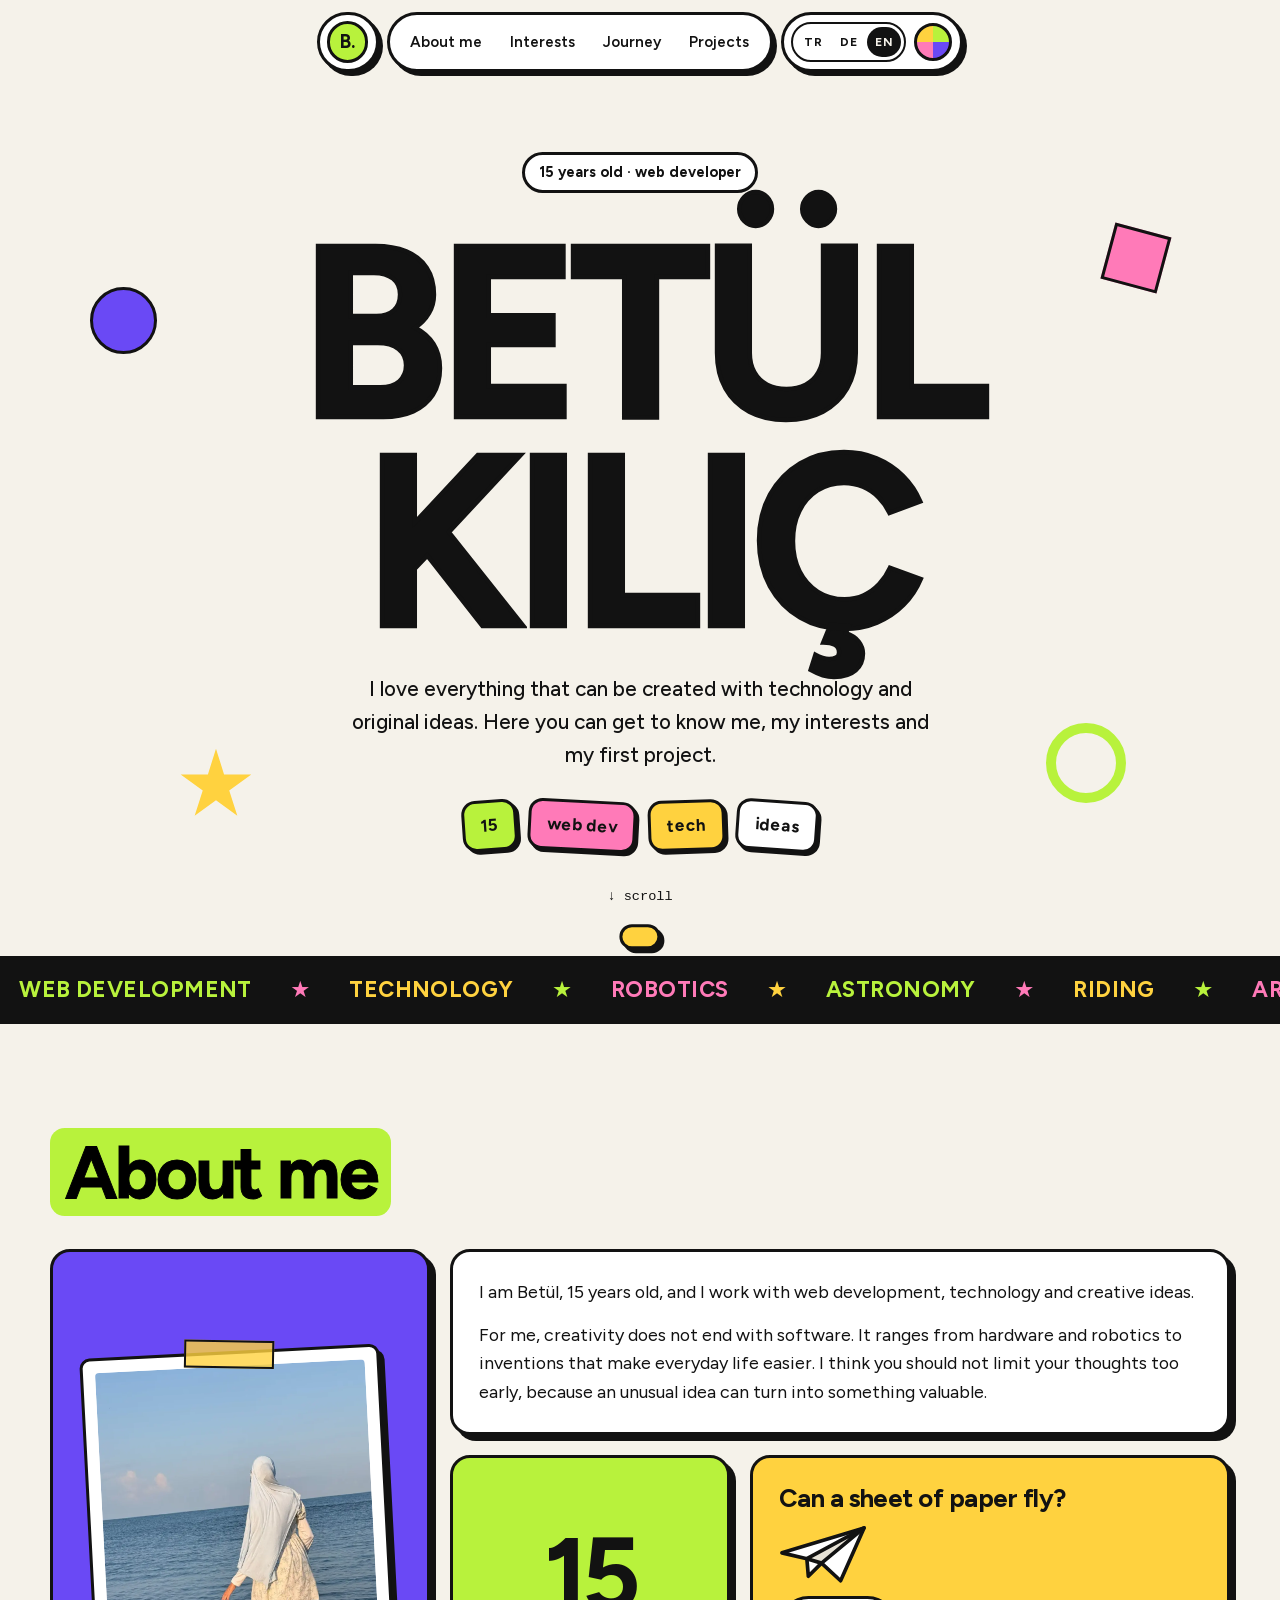
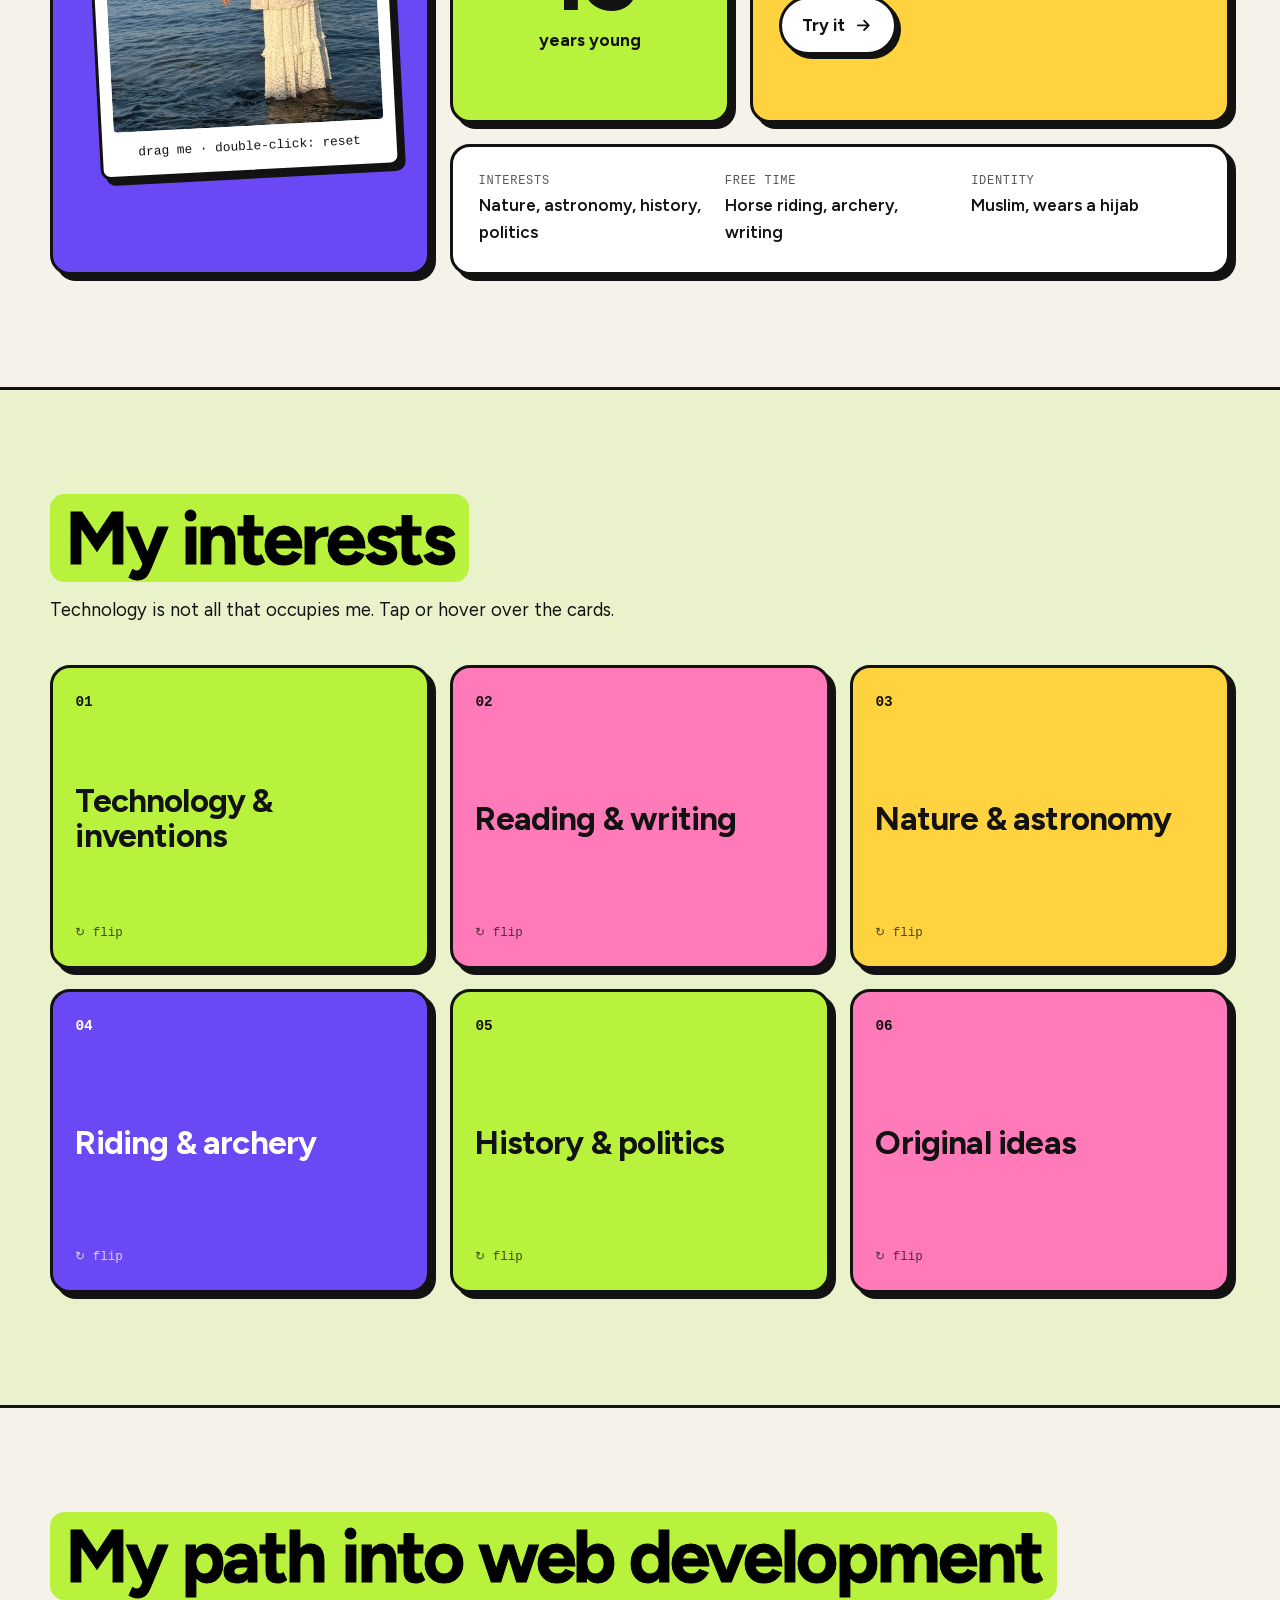
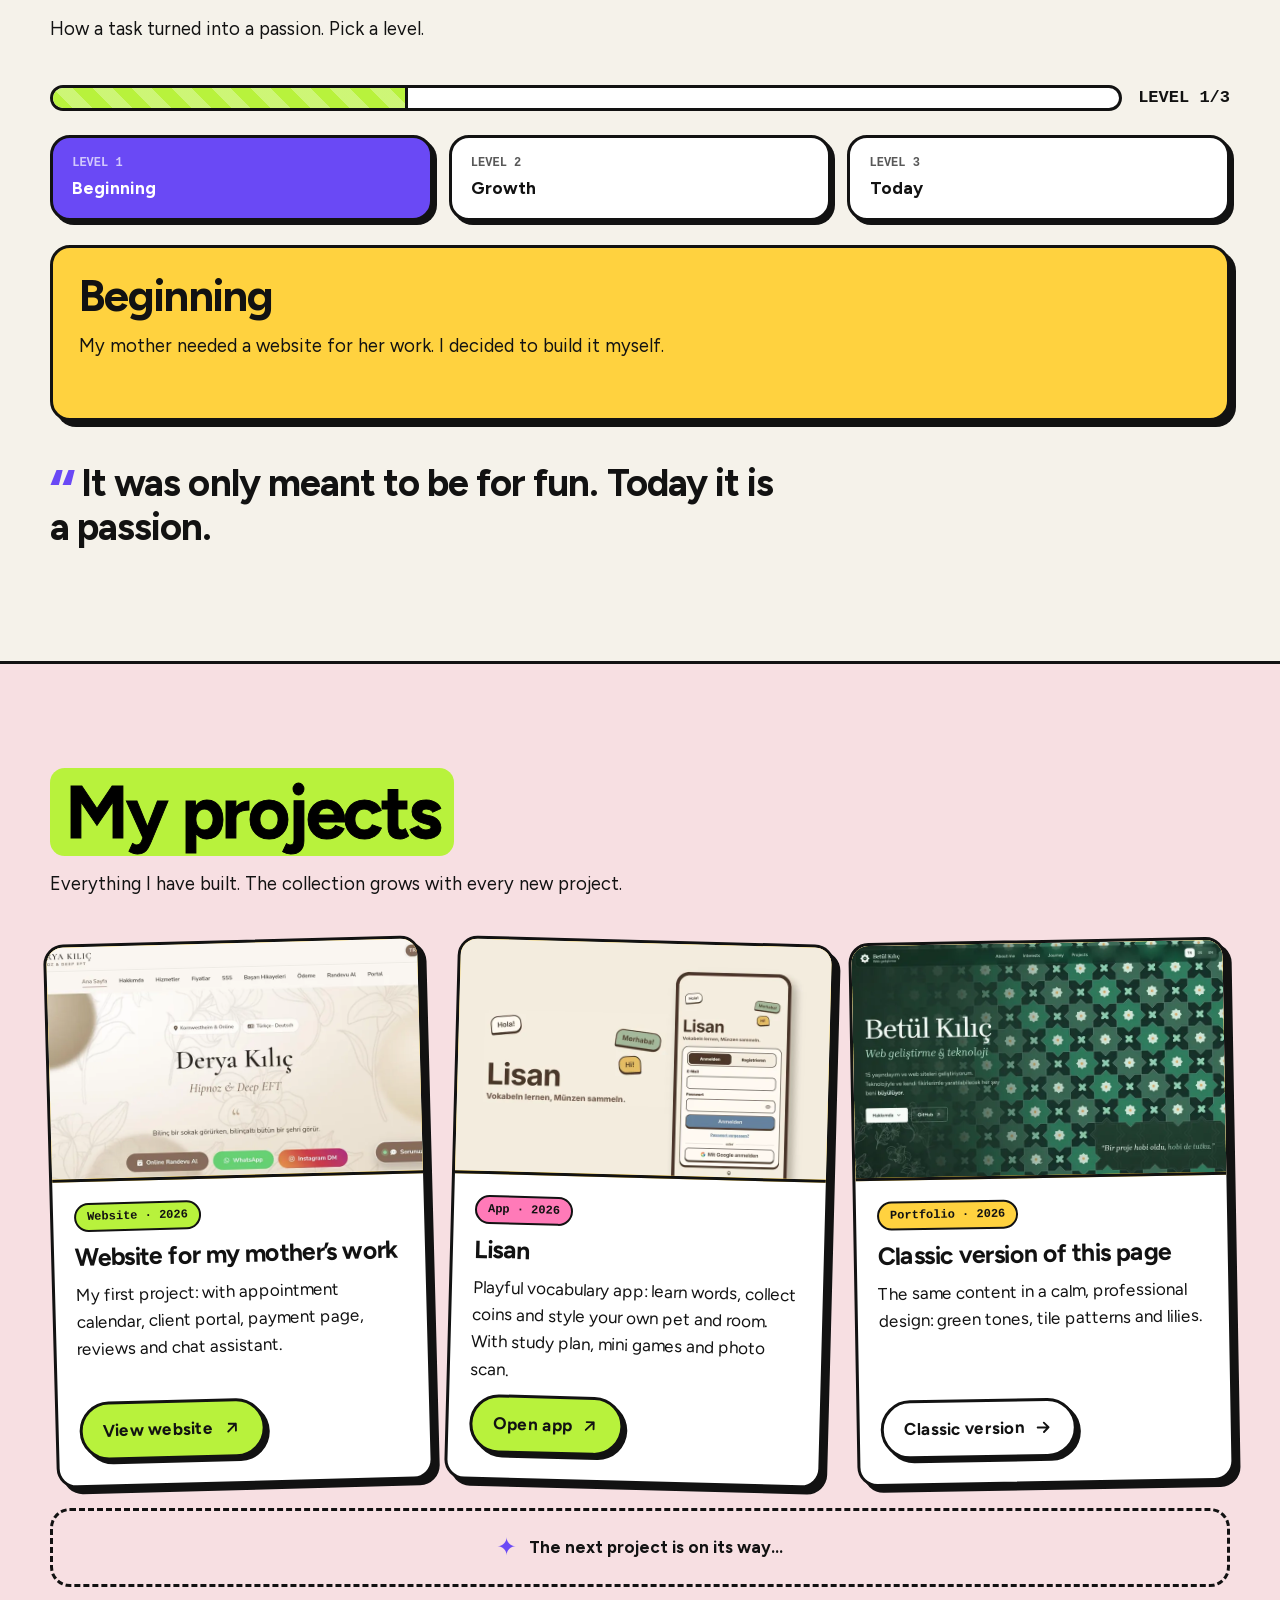
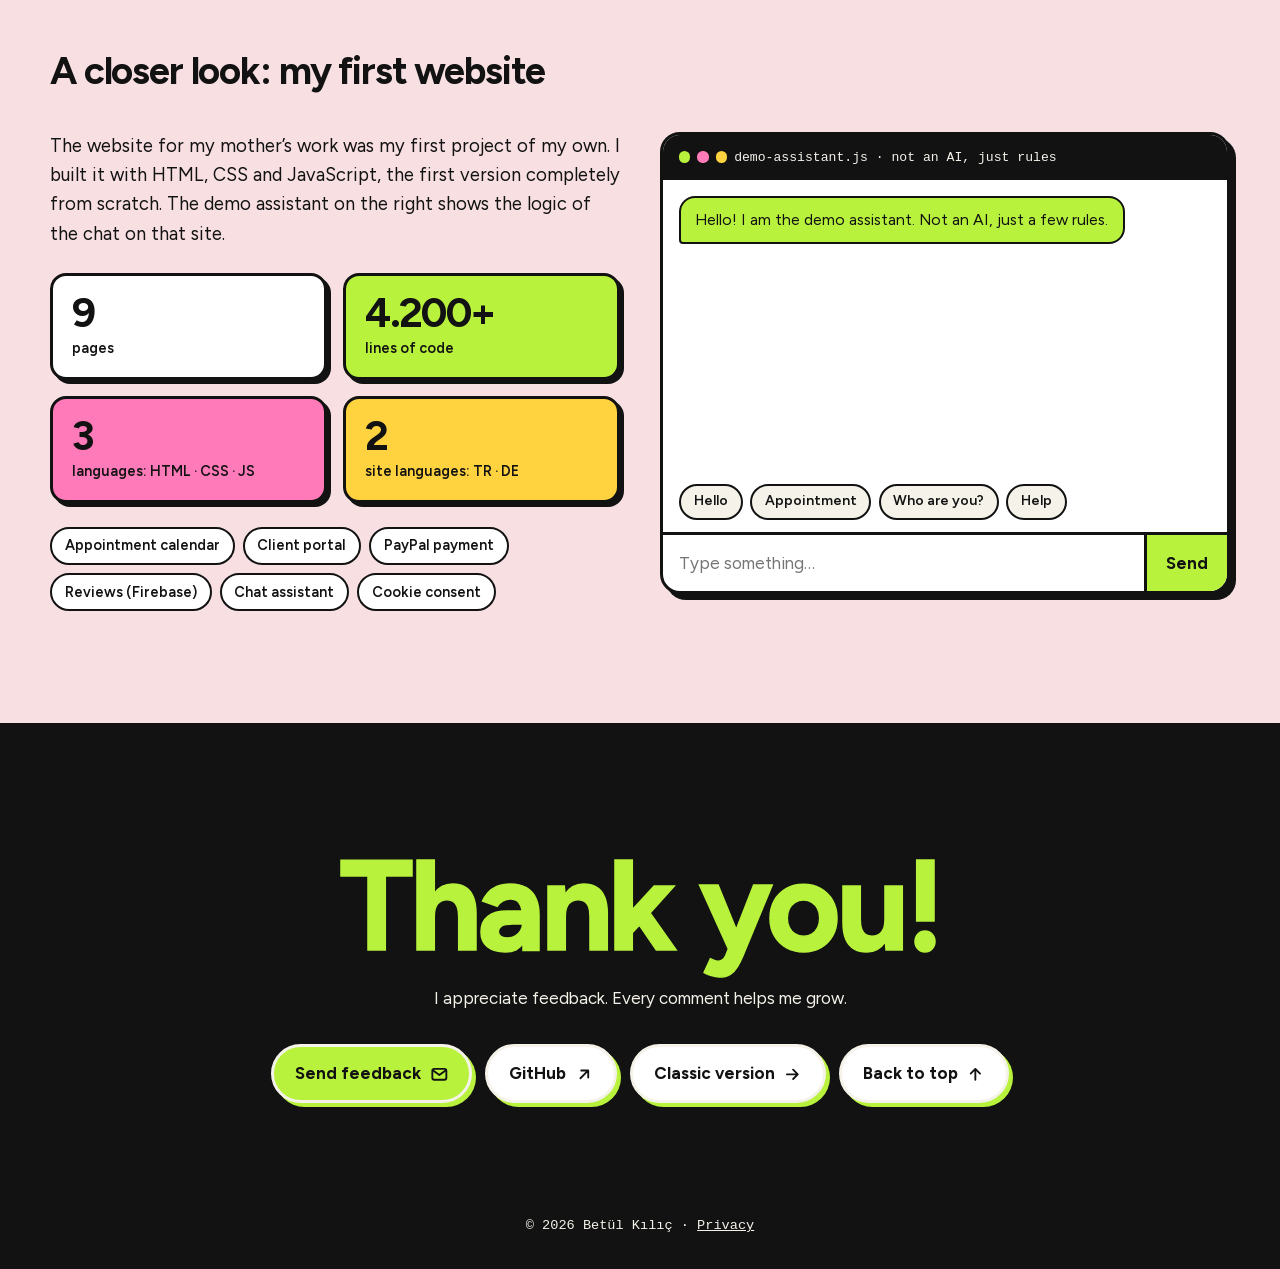
<file: entwicklerin2-3.html>
<!DOCTYPE html>
<html lang="tr" data-lang="tr" data-theme="0">
<head>
<meta charset="UTF-8">
<script>document.documentElement.classList.add("js")</script>
<meta name="viewport" content="width=device-width, initial-scale=1, viewport-fit=cover">
<title>Betül Kılıç · Web geliştirme</title>
<meta name="description" content="Betül Kılıç: Web geliştirme, teknoloji ve yaratıcı fikirler. / Webentwicklung, Technik und kreative Ideen. / Web development, technology and creative ideas.">
<meta name="theme-color" content="#121212">
<link rel="icon" type="image/svg+xml" href="data:image/svg+xml,%3Csvg xmlns='http://www.w3.org/2000/svg' viewBox='0 0 64 64'%3E%3Crect width='64' height='64' rx='16' fill='%23b8f23c'/%3E%3Ctext x='32' y='44' font-family='Arial' font-weight='900' font-size='38' text-anchor='middle' fill='%23121212'%3EB%3C/text%3E%3C/svg%3E">
<style>
/* latin-ext */
@font-face {
  font-family: 'Figtree';
  font-style: normal;
  font-weight: 400 700;
  font-display: swap;
  src: url([data-uri]) format('woff2');
  unicode-range: U+0100-02BA, U+02BD-02C5, U+02C7-02CC, U+02CE-02D7, U+02DD-02FF, U+0304, U+0308, U+0329, U+1D00-1DBF, U+1E00-1E9F, U+1EF2-1EFF, U+2020, U+20A0-20AB, U+20AD-20C4, U+2113, U+2C60-2C7F, U+A720-A7FF;
}
/* latin */
@font-face {
  font-family: 'Figtree';
  font-style: normal;
  font-weight: 400 700;
  font-display: swap;
  src: url([data-uri]) format('woff2');
  unicode-range: U+0000-00FF, U+0131, U+0152-0153, U+02BB-02BC, U+02C6, U+02DA, U+02DC, U+0304, U+0308, U+0329, U+2000-206F, U+20AC, U+2122, U+2191, U+2193, U+2212, U+2215, U+FEFF, U+FFFD;
}
:root {
  --bg: #f5f2ea; --ink: #121212; --card: #ffffff;
  --a1: #b8f23c; --a2: #6a49f5; --a3: #ff7ab8; --a4: #ffd23f;
  --on-a2: #ffffff;
  --sans: "Figtree", system-ui, -apple-system, "Segoe UI", sans-serif;
  --mono: ui-monospace, "SF Mono", Menlo, Consolas, monospace;
  --bd: 3px solid var(--ink);
  --sh: 6px 6px 0 var(--ink);
  --r: 20px;
  --ease: cubic-bezier(.16, 1, .3, 1);
}
html[data-theme="1"] { --bg: #eaf4ff; --a1: #52d6ff; --a2: #2747ff; --a3: #ff8a5c; --a4: #ffe066; }
html[data-theme="2"] { --bg: #fff1e4; --a1: #ff9a3c; --a2: #c2255c; --a3: #7c5cff; --a4: #ffd23f; }
html[data-theme="3"] { --bg: #ecf4ea; --a1: #5ed38a; --a2: #17614a; --a3: #e8b84a; --a4: #a8ebcb; }
* { box-sizing: border-box; }
html { scroll-behavior: smooth; scroll-padding-top: 7.5rem; -webkit-text-size-adjust: 100%; background: var(--bg); transition: background-color .5s; }
body { margin: 0; font-family: var(--sans); font-size: 1.0625rem; line-height: 1.6; color: var(--ink); background: var(--bg); overflow-x: hidden; transition: background-color .5s; }
h1, h2, h3, p { margin: 0; }
a { color: inherit; }
button { font: inherit; color: inherit; cursor: pointer; }
.sr { position: absolute !important; width: 1px; height: 1px; overflow: hidden; clip: rect(0 0 0 0); white-space: nowrap; }
:focus-visible { outline: 3px solid var(--a2); outline-offset: 3px; border-radius: 6px; }
html[data-lang="tr"] .de, html[data-lang="tr"] .en { display: none; }

/* ---------- buttons / pills ---------- */
.btn { display: inline-flex; align-items: center; gap: .55rem; padding: .8rem 1.3rem; border: var(--bd); border-radius: 999px; background: var(--a1); color: var(--ink); font-weight: 700; text-decoration: none; box-shadow: 4px 4px 0 var(--ink); transition: transform .18s var(--ease), box-shadow .18s var(--ease), background-color .2s; }
.btn:hover { transform: translate(-2px, -2px); box-shadow: 7px 7px 0 var(--ink); }
.btn:active { transform: translate(3px, 3px); box-shadow: 0 0 0 var(--ink); }
.btn.alt { background: var(--card); }
.btn svg { width: 1.1em; height: 1.1em; transition: transform .25s var(--ease); }
.btn:hover svg { transform: translateX(4px) rotate(-8deg); }
.pill { display: inline-block; padding: .35rem .9rem; border: var(--bd); border-radius: 999px; background: var(--card); font-weight: 700; font-size: .92rem; }

/* ---------- header ---------- */
.hdr { position: fixed; z-index: 50; top: 12px; left: 12px; right: 12px; display: flex; flex-wrap: wrap; justify-content: center; gap: .5rem; pointer-events: none; }
.hdr > * { pointer-events: auto; }
.bar { display: flex; align-items: center; gap: .5rem; padding: .4rem .5rem .4rem .45rem; background: var(--card); border: var(--bd); border-radius: 999px; box-shadow: 4px 4px 0 var(--ink); max-width: 100%; }
.logo { display: grid; place-items: center; width: 2.6rem; height: 2.6rem; border-radius: 50%; background: var(--a1); border: var(--bd); font-weight: 700; font-size: 1.2rem; text-decoration: none; transition: transform .3s var(--ease), background-color .3s; flex: none; }
.logo:hover { transform: rotate(-12deg) scale(1.08); background: var(--a3); }
.nav { display: flex; gap: .15rem; }
.nav a { padding: .5rem .8rem; border-radius: 999px; text-decoration: none; font-weight: 600; font-size: .95rem; white-space: nowrap; transition: background-color .2s, transform .2s var(--ease); }
.nav a:hover { background: var(--a4); transform: translateY(-2px) rotate(-2deg); }
.nav a[aria-current="true"] { background: var(--ink); color: var(--bg); }
.seg { display: inline-flex; gap: 2px; padding: 3px; border: 2px solid var(--ink); border-radius: 999px; }
.seg button { min-width: 2.1rem; min-height: 1.9rem; padding: 0 .4rem; border: 0; border-radius: 999px; background: transparent; font-weight: 700; font-size: .76rem; letter-spacing: .03em; transition: background-color .2s, transform .2s var(--ease); }
.seg button:hover { transform: translateY(-2px); }
.seg button[aria-pressed="true"] { background: var(--ink); color: var(--bg); }
.theme-btn { width: 2.4rem; height: 2.4rem; border: var(--bd); border-radius: 50%; background: conic-gradient(var(--a1) 0 25%, var(--a2) 0 50%, var(--a3) 0 75%, var(--a4) 0); transition: transform .4s var(--ease); flex: none; padding: 0; }
.theme-btn:hover { transform: rotate(90deg) scale(1.1); }
@media (max-width: 760px) {
  .bar.nav-bar { order: 3; width: 100%; overflow-x: auto; scrollbar-width: none; justify-content: flex-start; }
  .bar.nav-bar::-webkit-scrollbar { display: none; }
  .hdr { justify-content: space-between; }
}

/* ---------- hero ---------- */
.hero { position: relative; min-height: 100svh; padding: 9.5rem 1.25rem 3rem; display: flex; flex-direction: column; justify-content: center; align-items: center; text-align: center; overflow: hidden; --mx: 0; --my: 0; }
.big { font-weight: 700; font-size: clamp(4.2rem, 19vw, 15.5rem); line-height: .86; letter-spacing: -.045em; text-transform: uppercase; margin-top: 2.2rem; -webkit-text-stroke: .018em currentColor; user-select: none; }
.big .row { display: block; }
.ch { display: inline-block; --k: 0; --dx: 0; --dy: 0; --rot: 1; transform: translate(calc(var(--dx) * 1px), calc(var(--dy) * 1px)) rotate(calc(var(--k) * var(--rot) * 9deg)) scale(calc(1 + var(--k) * .16)); color: color-mix(in srgb, var(--ink), var(--a2) calc(var(--k) * 100%)); transition: transform .12s linear, color .12s linear; animation: drop .9s var(--ease) both; animation-delay: calc(var(--i) * 70ms); will-change: transform; }
.ch:nth-child(even) { --rot: -1; }
@keyframes drop { from { opacity: 0; transform: translateY(-60%) rotate(-12deg) scale(.7); } }
.lede { max-width: 38rem; margin-top: 1.6rem; font-size: clamp(1.05rem, 1rem + .5vw, 1.3rem); font-weight: 500; }
.stickers { display: flex; flex-wrap: wrap; justify-content: center; gap: .7rem; margin-top: 1.8rem; }
.sticker { padding: .55rem 1rem; border: var(--bd); border-radius: 14px; background: var(--a1); font-weight: 700; box-shadow: 3px 3px 0 var(--ink); transition: transform .25s var(--ease), background-color .25s; }
.sticker:nth-child(1) { transform: rotate(-4deg); } .sticker:nth-child(2) { transform: rotate(3deg); background: var(--a3); } .sticker:nth-child(3) { transform: rotate(-2deg); background: var(--a4); } .sticker:nth-child(4) { transform: rotate(4deg); background: var(--card); }
.sticker:hover { transform: rotate(0) scale(1.12) translateY(-4px); }
.shapes { position: absolute; inset: 0; pointer-events: none; z-index: 0; }
.shp { position: absolute; transform: translate(calc(var(--mx) * var(--p) * 1px), calc(var(--my) * var(--p) * 1px)); transition: transform .3s ease-out; }
.shp i { display: block; animation: floaty 7s ease-in-out infinite; animation-delay: var(--dl, 0s); }
@keyframes floaty { 50% { transform: translateY(-18px) rotate(14deg); } }
.s1 { left: 7%; top: 30%; --p: 22; } .s1 i { width: 4.2rem; height: 4.2rem; border-radius: 50%; background: var(--a2); border: var(--bd); }
.s2 { right: 9%; top: 24%; --p: -30; } .s2 i { width: 3.6rem; height: 3.6rem; background: var(--a3); border: var(--bd); transform: rotate(15deg); --dl: -2s; }
.s3 { left: 14%; bottom: 14%; --p: -18; } .s3 i { width: 4.6rem; height: 4.6rem; background: var(--a4); clip-path: polygon(50% 0, 61% 35%, 98% 35%, 68% 57%, 79% 91%, 50% 70%, 21% 91%, 32% 57%, 2% 35%, 39% 35%); --dl: -4s; }
.s4 { right: 12%; bottom: 16%; --p: 26; } .s4 i { width: 5rem; height: 5rem; border-radius: 50%; border: 10px solid var(--a1); --dl: -1s; }
.hero > *:not(.shapes) { position: relative; z-index: 1; }
.scroll-cue { margin-top: 2.2rem; font-family: var(--mono); font-size: .85rem; animation: nudge 1.8s ease-in-out infinite; }
@keyframes nudge { 50% { transform: translateY(8px); } }
canvas.confetti { position: fixed; inset: 0; width: 100%; height: 100%; pointer-events: none; z-index: 70; }

/* ---------- marquee ---------- */
.marquee { overflow: hidden; border-block: var(--bd); background: var(--ink); color: var(--bg); padding: .8rem 0; }
.m-track { display: flex; width: max-content; animation: marq 38s linear infinite; }
.marquee:hover .m-track { animation-play-state: paused; }
.m-track span { padding-inline: 1.2rem; font-weight: 700; font-size: 1.4rem; white-space: nowrap; text-transform: uppercase; letter-spacing: .02em; }
.m-track span:nth-child(3n+1) { color: var(--a1); } .m-track span:nth-child(3n+2) { color: var(--a3); } .m-track span:nth-child(3n) { color: var(--a4); }
@keyframes marq { to { transform: translateX(-50%); } }

/* ---------- sections ---------- */
.sec { padding: clamp(4rem, 9vw, 7rem) 1.25rem; }
.wrap { width: min(100%, 1180px); margin-inline: auto; }
.h2 { font-size: clamp(2.4rem, 1.4rem + 4vw, 4.6rem); line-height: 1; letter-spacing: -.035em; font-weight: 700; -webkit-text-stroke: .012em currentColor; }
.h2 mark { background: var(--a1); padding: 0 .2em; border-radius: .2em; box-decoration-break: clone; -webkit-box-decoration-break: clone; }
.sub { margin-top: 1.3rem; max-width: 40rem; font-size: 1.15rem; }
.card { background: var(--card); border: var(--bd); border-radius: var(--r); box-shadow: var(--sh); padding: 1.6rem; }
.js .rv { opacity: 0; transform: translateY(34px) rotate(var(--tilt, 0deg)); transition: opacity .8s var(--ease), transform .8s var(--ease); transition-delay: var(--d, 0ms); }
.js .rv.in { opacity: 1; transform: none; }

/* about bento */
.bento { display: grid; grid-template-columns: repeat(12, minmax(0, 1fr)); gap: 1.25rem; margin-top: 2.5rem; align-items: stretch; }
.b-photo { grid-column: 1 / span 4; grid-row: 1 / span 3; display: grid; place-items: center; padding: 1rem; background: var(--a2); position: relative; }
.b-intro { grid-column: 5 / span 8; }
.b-intro p { font-size: 1.12rem; } .b-intro p + p { margin-top: .9rem; }
.b-age { grid-column: 5 / span 3; background: var(--a1); display: grid; align-content: center; text-align: center; }
.b-age b { display: block; font-size: clamp(4rem, 8vw, 6.5rem); line-height: 1; letter-spacing: -.05em; }
.b-plane { grid-column: 8 / span 5; background: var(--a4); display: flex; flex-direction: column; gap: .8rem; position: relative; overflow: hidden; }
.b-plane h3 { font-size: 1.6rem; line-height: 1.1; letter-spacing: -.02em; }
.b-facts { grid-column: 5 / span 8; display: grid; grid-template-columns: repeat(3, minmax(0, 1fr)); gap: 1rem; background: var(--card); }
.fact small { display: block; font-family: var(--mono); font-size: .75rem; text-transform: uppercase; letter-spacing: .06em; opacity: .7; }
.fact span { font-weight: 600; }
.tilt { transform-style: preserve-3d; transition: transform .25s var(--ease), box-shadow .25s var(--ease); will-change: transform; }
.tilt:hover { box-shadow: 10px 10px 0 var(--ink); }
.polaroid { position: relative; width: min(100%, 300px); background: #fff; border: var(--bd); border-radius: 10px; padding: 12px 12px 0; box-shadow: 5px 6px 0 var(--ink); transform: rotate(-3deg) translate(var(--tx, 0px), var(--ty, 0px)); cursor: grab; touch-action: none; user-select: none; transition: box-shadow .2s, transform .5s var(--ease); z-index: 2; }
.polaroid.drag { cursor: grabbing; transition: none; box-shadow: 12px 14px 0 var(--ink); z-index: 20; }
.polaroid img { display: block; width: 100%; aspect-ratio: 3 / 4; object-fit: cover; border-radius: 4px; pointer-events: none; }
.polaroid figcaption { padding: .7rem .2rem .8rem; font-family: var(--mono); font-size: .8rem; text-align: center; }
.tape { position: absolute; top: -14px; left: 50%; width: 90px; height: 28px; transform: translateX(-50%) rotate(4deg); background: color-mix(in srgb, var(--a4) 80%, transparent); border: 2px solid var(--ink); }
.plane { width: 5.5rem; height: auto; align-self: flex-start; }
.plane.fly { animation: fly 1.9s ease-in forwards; }
@keyframes fly { 0% { transform: translate(0, 0) rotate(0); } 30% { transform: translate(40px, -30px) rotate(-14deg); } 100% { transform: translate(520px, -260px) rotate(-22deg); opacity: 0; } }
.say { min-height: 1.6em; font-weight: 700; }

/* interests flip */
.flips { display: grid; grid-template-columns: repeat(3, minmax(0, 1fr)); gap: 1.25rem; margin-top: 2.5rem; }
.flip { position: relative; aspect-ratio: 5 / 4; padding: 0; border: 0; background: none; perspective: 900px; text-align: left; }
.face { position: absolute; inset: 0; padding: 1.4rem; border: var(--bd); border-radius: var(--r); box-shadow: var(--sh); backface-visibility: hidden; -webkit-backface-visibility: hidden; transition: transform .7s var(--ease); display: flex; flex-direction: column; justify-content: space-between; }
.face.front { background: var(--c, var(--a1)); }
.face.back { background: var(--card); transform: rotateY(180deg); justify-content: center; gap: .6rem; }
.face .no { font-family: var(--mono); font-size: .9rem; font-weight: 700; }
.face h3 { font-size: clamp(1.5rem, 1.1rem + 1.2vw, 2.1rem); line-height: 1.05; letter-spacing: -.025em; }
.face .tap { font-family: var(--mono); font-size: .78rem; opacity: .75; }
.flip:nth-child(6n+1) { --c: var(--a1); } .flip:nth-child(6n+2) { --c: var(--a3); } .flip:nth-child(6n+3) { --c: var(--a4); } .flip:nth-child(6n+4) { --c: var(--a2); color: var(--on-a2); } .flip:nth-child(6n+5) { --c: var(--a1); } .flip:nth-child(6n) { --c: var(--a3); }
.flip:nth-child(6n+4) .face.back { color: var(--ink); }
.flip[aria-pressed="true"] .front { transform: rotateY(-180deg); }
.flip[aria-pressed="true"] .back { transform: rotateY(0); }
@media (hover: hover) { .flip:hover .front { transform: rotateY(-180deg); } .flip:hover .back { transform: rotateY(0); } .flip[aria-pressed="true"]:not(:hover) .front { transform: none; } }

/* journey */
.xp { display: flex; align-items: center; gap: 1rem; margin-top: 2.5rem; }
.xp-bar { flex: 1; height: 1.6rem; border: var(--bd); border-radius: 999px; background: var(--card); overflow: hidden; }
.xp-bar i { display: block; height: 100%; width: 0; background: repeating-linear-gradient(45deg, var(--a1) 0 14px, color-mix(in srgb, var(--a1) 70%, #fff) 14px 28px); border-right: var(--bd); transition: width .9s var(--ease); }
.xp-label { font-family: var(--mono); font-weight: 700; white-space: nowrap; }
.tabs { display: grid; grid-template-columns: repeat(3, minmax(0, 1fr)); gap: 1rem; margin-top: 1.5rem; }
.tab { padding: 1rem 1.2rem; text-align: left; border: var(--bd); border-radius: var(--r); background: var(--card); font-weight: 700; font-size: 1.1rem; box-shadow: 4px 4px 0 var(--ink); transition: transform .2s var(--ease), background-color .2s, box-shadow .2s; }
.tab small { display: block; font-family: var(--mono); font-size: .75rem; opacity: .7; }
.tab:hover { transform: translate(-2px, -2px); box-shadow: 7px 7px 0 var(--ink); }
.tab[aria-selected="true"] { background: var(--a2); color: var(--on-a2); }
.panel { margin-top: 1.5rem; min-height: 11rem; background: var(--a4); }
.panel h3 { font-size: clamp(1.8rem, 1.3rem + 2vw, 2.8rem); letter-spacing: -.03em; line-height: 1; }
.panel p { margin-top: .9rem; font-size: 1.15rem; max-width: 46rem; }
.panel.swap { animation: swap .5s var(--ease); }
@keyframes swap { from { opacity: 0; transform: translateY(14px) rotate(-.6deg); } }
.quote { margin-top: 2.5rem; font-size: clamp(1.5rem, 1rem + 2vw, 2.4rem); line-height: 1.15; letter-spacing: -.025em; font-weight: 700; max-width: 46rem; }
.quote::before { content: "“"; color: var(--a2); font-size: 1.6em; line-height: 0; vertical-align: -.3em; margin-right: .1em; }

/* project */
.proj { display: grid; grid-template-columns: minmax(0, 1fr) minmax(0, 1fr); gap: 2.5rem; align-items: start; margin-top: 2.5rem; }
.stats { display: grid; grid-template-columns: repeat(2, minmax(0, 1fr)); gap: 1rem; margin-top: 1.5rem; }
.stat { padding: 1rem 1.2rem; border: var(--bd); border-radius: 16px; background: var(--card); box-shadow: 4px 4px 0 var(--ink); transition: transform .25s var(--ease); }
.stat:nth-child(2) { background: var(--a1); } .stat:nth-child(3) { background: var(--a3); } .stat:nth-child(4) { background: var(--a4); }
.stat:hover { transform: translate(-2px, -3px) rotate(-1.5deg); }
.stat b { display: block; font-size: 2.6rem; line-height: 1; letter-spacing: -.04em; }
.stat span { font-size: .9rem; font-weight: 600; }
.chips { display: flex; flex-wrap: wrap; gap: .5rem; margin-top: 1.5rem; }
.chip { padding: .35rem .8rem; border: 2px solid var(--ink); border-radius: 999px; font-weight: 600; font-size: .9rem; background: var(--card); transition: transform .2s var(--ease), background-color .2s; }
.chip:hover { transform: translateY(-3px) rotate(-3deg); background: var(--a1); }
.chat { padding: 0; overflow: hidden; background: var(--card); }
.chat-bar { display: flex; align-items: center; gap: .45rem; padding: .75rem 1rem; background: var(--ink); color: var(--bg); font-family: var(--mono); font-size: .82rem; }
.chat-bar i { width: .7rem; height: .7rem; border-radius: 50%; background: var(--a1); display: block; } .chat-bar i:nth-child(2) { background: var(--a3); } .chat-bar i:nth-child(3) { background: var(--a4); }
.msgs { height: 19rem; overflow-y: auto; padding: 1rem; display: flex; flex-direction: column; gap: .6rem; scroll-behavior: smooth; }
.msg { max-width: 85%; padding: .6rem .9rem; border: 2px solid var(--ink); border-radius: 16px; font-size: .98rem; animation: pop .35s var(--ease); }
.msg.bot { align-self: flex-start; background: var(--a1); border-bottom-left-radius: 4px; }
.msg.me { align-self: flex-end; background: var(--a2); color: var(--on-a2); border-bottom-right-radius: 4px; }
.msg.typing { letter-spacing: .2em; }
@keyframes pop { from { opacity: 0; transform: scale(.85) translateY(8px); } }
.quick { display: flex; flex-wrap: wrap; gap: .45rem; padding: 0 1rem .8rem; }
.quick button { padding: .3rem .8rem; border: 2px solid var(--ink); border-radius: 999px; background: var(--bg); font-weight: 600; font-size: .88rem; transition: transform .2s var(--ease), background-color .2s; }
.quick button:hover { background: var(--a4); transform: translateY(-2px) rotate(-2deg); }
.chat form { display: flex; border-top: var(--bd); }
.chat input { flex: 1; min-width: 0; padding: .9rem 1rem; border: 0; background: transparent; font: inherit; }
.chat input:focus { outline: none; background: color-mix(in srgb, var(--a4) 35%, transparent); }
.chat form button { padding: 0 1.2rem; border: 0; border-left: var(--bd); background: var(--a1); font-weight: 700; transition: background-color .2s; }
.chat form button:hover { background: var(--a3); }


/* projects grid */
.pcs { display: grid; grid-template-columns: repeat(3, minmax(0, 1fr)); gap: 1.5rem; margin-top: 2.5rem; }
.pc { display: flex; flex-direction: column; background: var(--card); border: var(--bd); border-radius: var(--r); box-shadow: var(--sh); overflow: hidden; transform: rotate(var(--tilt, 0deg)); transition: transform .3s var(--ease), box-shadow .3s var(--ease); }
.js .pc.rv { transform: translateY(34px) rotate(var(--tilt, 0deg)); }
.js .pc.rv.in { transform: rotate(var(--tilt, 0deg)); }
.pc:hover, .js .pc.rv.in:hover { transform: translate(-3px, -5px) rotate(0deg); box-shadow: 10px 11px 0 var(--ink); }
.pc-img { display: block; border-bottom: var(--bd); background: var(--a4); overflow: hidden; }
.pc-img img { display: block; width: 100%; aspect-ratio: 16 / 10; object-fit: cover; object-position: center top; transition: transform .6s var(--ease); }
.pc:hover .pc-img img { transform: scale(1.06); }
.pc-body { display: flex; flex-direction: column; gap: .7rem; padding: 1.3rem 1.3rem 1.5rem; flex: 1; }
.pc-body h3 { font-size: 1.55rem; line-height: 1.1; letter-spacing: -.025em; }
.pc-body p { flex: 1; }
.pc-body .btn { align-self: flex-start; }
.pc-tag { align-self: flex-start; padding: .2rem .7rem; border: 2px solid var(--ink); border-radius: 999px; background: var(--a1); font-family: var(--mono); font-size: .75rem; font-weight: 700; }
.pc:nth-child(2) .pc-tag { background: var(--a3); } .pc:nth-child(3) .pc-tag { background: var(--a4); }
.pc-next { grid-column: 1 / -1; flex-direction: row; align-items: center; justify-content: center; gap: .8rem; padding: 1.1rem; background: transparent; border-style: dashed; box-shadow: none; font-weight: 700; }
.pc-next span { font-size: 1.5rem; color: var(--a2); transition: transform .6s var(--ease); }
.pc-next:hover { box-shadow: none; } .pc-next:hover span { transform: rotate(180deg) scale(1.3); }
.pj-sub { margin-top: 4rem; font-size: clamp(1.6rem, 1.2rem + 1.5vw, 2.4rem); letter-spacing: -.03em; line-height: 1.05; }
@media (max-width: 980px) { .pcs { grid-template-columns: repeat(2, minmax(0, 1fr)); } }
@media (max-width: 620px) { .pcs { grid-template-columns: 1fr; } .pc { --tilt: 0deg !important; } }

/* thanks */
.thanks { background: var(--ink); color: var(--bg); text-align: center; border-top: var(--bd); }
.thanks .h2 { font-size: clamp(3rem, 2rem + 8vw, 8rem); color: var(--a1); }
.thanks p { margin: 1rem auto 0; max-width: 34rem; opacity: .9; }
.thanks .row { display: flex; flex-wrap: wrap; gap: .8rem; justify-content: center; margin-top: 2rem; }
.thanks .btn { box-shadow: 4px 4px 0 var(--a1); border-color: var(--bg); }
.thanks .btn:hover { box-shadow: 7px 7px 0 var(--a3); }
footer { background: var(--ink); color: var(--bg); padding: 0 1.25rem 2rem; text-align: center; font-family: var(--mono); font-size: .85rem; }
.toast { position: fixed; left: 50%; bottom: 1.5rem; transform: translate(-50%, calc(100% + 3rem)); padding: .6rem 1.1rem; border: var(--bd); border-radius: 999px; background: var(--a4); font-weight: 700; box-shadow: 4px 4px 0 var(--ink); z-index: 80; transition: transform .45s var(--ease); pointer-events: none; }
.toast.show { transform: translate(-50%, 0); }
.cur { position: fixed; left: 0; top: 0; width: 34px; height: 34px; margin: -17px 0 0 -17px; border: 3px solid var(--ink); border-radius: 50%; pointer-events: none; z-index: 90; opacity: 0; transition: width .25s var(--ease), height .25s var(--ease), margin .25s var(--ease), background-color .25s, opacity .3s; mix-blend-mode: multiply; }
.cur.on { opacity: 1; }
.cur.big { width: 64px; height: 64px; margin: -32px 0 0 -32px; background: color-mix(in srgb, var(--a3) 55%, transparent); }

@media (max-width: 980px) {
  .bento { grid-template-columns: repeat(6, minmax(0, 1fr)); }
  .b-photo { grid-column: 1 / -1; grid-row: auto; padding-block: 2rem; }
  .b-intro, .b-facts { grid-column: 1 / -1; }
  .b-age { grid-column: 1 / span 2; } .b-plane { grid-column: 3 / -1; }
  .flips { grid-template-columns: repeat(2, minmax(0, 1fr)); }
  .proj { grid-template-columns: 1fr; }
}
@media (max-width: 620px) {
  .flips, .tabs { grid-template-columns: 1fr; }
  .b-age, .b-plane { grid-column: 1 / -1; }
  .b-facts { grid-template-columns: 1fr; }
  .hero { padding-top: 11rem; }
  .flip { aspect-ratio: 16 / 10; }
}
@media (prefers-reduced-motion: reduce) {
  *, *::before, *::after { animation: none !important; transition: none !important; }
  .rv { opacity: 1; transform: none; }
}
</style>
</head>
<body>

<header class="hdr">
  <div class="bar">
    <a class="logo" href="#top" aria-label="Betül Kılıç" translate="no">B.</a>
  </div>
  <nav class="bar nav-bar nav" aria-label="Menu" translate="no">
    <a href="#about">About me</a>
    <a href="#interests">Interests</a>
    <a href="#journey">Journey</a>
    <a href="#project">Projects</a>
  </nav>
  <div class="bar">
    <div class="seg" id="seg" role="group" aria-label="Language / Sprache / Dil" translate="no">
      <button type="button" data-l="tr" aria-pressed="false">TR</button>
      <button type="button" data-l="de" aria-pressed="false">DE</button>
      <button type="button" data-l="en" aria-pressed="false">EN</button>
    </div>
    <button class="theme-btn" id="theme" type="button" aria-label="Theme"></button>
  </div>
</header>

<main>
  <section class="hero" id="top" aria-labelledby="h1">
    <div class="shapes" aria-hidden="true">
      <div class="shp s1"><i></i></div><div class="shp s2"><i></i></div><div class="shp s3"><i></i></div><div class="shp s4"><i></i></div>
    </div>
    <p class="pill" data-t="kicker">15 yaşında · web geliştirici</p>
    <h1 class="big" id="h1" aria-label="Betül Kılıç" translate="no">
      <span class="row" aria-hidden="true"><span class="ch" style="--i:0">B</span><span class="ch" style="--i:1">E</span><span class="ch" style="--i:2">T</span><span class="ch" style="--i:3">Ü</span><span class="ch" style="--i:4">L</span></span>
      <span class="row" aria-hidden="true"><span class="ch" style="--i:5">K</span><span class="ch" style="--i:6">I</span><span class="ch" style="--i:7">L</span><span class="ch" style="--i:8">I</span><span class="ch" style="--i:9">Ç</span></span>
    </h1>
    <p class="lede" data-t="lede">Teknolojiyle ve kendi fikirlerimle yaratılabilecek her şeyi seviyorum. Burada beni, ilgi alanlarımı ve ilk projemi tanıyabilirsiniz.</p>
    <div class="stickers" id="stickers">
      <button class="sticker" type="button">15</button>
      <button class="sticker" type="button" data-t="st2">web geliştirme</button>
      <button class="sticker" type="button" data-t="st3">teknoloji</button>
      <button class="sticker" type="button" data-t="st4">fikirler</button>
    </div>
    <p class="scroll-cue" aria-hidden="true">↓ scroll</p>
  </section>

  <div class="marquee" aria-hidden="true"><div class="m-track" id="marq"><span>Web geliştirme</span><span>★</span><span>Teknoloji</span><span>★</span><span>Robotik</span><span>★</span><span>Astronomi</span><span>★</span><span>Binicilik</span><span>★</span><span>Okçuluk</span><span>★</span><span>Kitaplar</span><span>★</span><span>Tarih</span><span>★</span><span>Siyaset</span><span>★</span><span>Yaratıcı fikirler</span><span>★</span><span>Web geliştirme</span><span>★</span><span>Teknoloji</span><span>★</span><span>Robotik</span><span>★</span><span>Astronomi</span><span>★</span><span>Binicilik</span><span>★</span><span>Okçuluk</span><span>★</span><span>Kitaplar</span><span>★</span><span>Tarih</span><span>★</span><span>Siyaset</span><span>★</span><span>Yaratıcı fikirler</span><span>★</span></div></div>

  <section class="sec" id="about" aria-labelledby="about-t">
    <div class="wrap">
      <h2 class="h2 rv" id="about-t"><mark data-t="aboutH">Hakkımda</mark></h2>
      <div class="bento">
        <div class="card b-photo rv" style="--tilt:-1deg">
          <figure class="polaroid" id="polaroid" style="margin:0" aria-label="Foto / Fotoğraf">
            <span class="tape" aria-hidden="true"></span>
            <img alt="Betül" src="[data-uri]" draggable="false">
            <figcaption data-t="drag">sürükle · çift tıkla: sıfırla</figcaption>
          </figure>
        </div>
        <div class="card b-intro tilt rv">
          <p data-t="p1">Ben Betül, 15 yaşındayım ve web geliştirme, teknoloji ve yaratıcı fikirlerle ilgileniyorum.</p>
          <p data-t="p2">Benim için yaratıcılık yazılımla sınırlı değildir. Donanımdan robotiğe, gündelik hayatı kolaylaştıran icatlara kadar uzanır. Düşünceleri erken aşamada sınırlamamak gerektiğine inanıyorum; çünkü alışılmadık bir fikirden değerli bir şey doğabilir.</p>
        </div>
        <div class="card b-age tilt rv"><b data-count="15">15</b><span data-t="years" style="font-weight:700">yaşında</span></div>
        <div class="card b-plane tilt rv">
          <h3 data-t="planeQ">Bir kâğıt parçası uçabilir mi?</h3>
          <svg class="plane" id="plane" viewBox="0 0 120 80" aria-hidden="true"><path d="M4 38 116 4 84 76 58 52 40 70 38 46Z" fill="#fff" stroke="#121212" stroke-width="5" stroke-linejoin="round"/><path d="M38 46 116 4 58 52Z" fill="#e7e2d6" stroke="#121212" stroke-width="5" stroke-linejoin="round"/></svg>
          <button class="btn alt" id="plane-btn" type="button" style="align-self:flex-start"><span data-t="try">Dene</span><svg viewBox="0 0 24 24" fill="none" stroke="currentColor" stroke-width="2.4" stroke-linecap="round" stroke-linejoin="round" aria-hidden="true"><path d="M5 12h14M13 6l6 6-6 6"/></svg></button>
          <p class="say" id="say" aria-live="polite"></p>
        </div>
        <div class="card b-facts rv">
          <div class="fact"><small data-t="fInt">İlgi alanları</small><span data-t="fIntV">Doğa, astronomi, tarih, siyaset</span></div>
          <div class="fact"><small data-t="fFree">Boş zaman</small><span data-t="fFreeV">Binicilik, okçuluk, yazarlık</span></div>
          <div class="fact"><small data-t="fId">Kimlik</small><span data-t="fIdV">Müslüman, başörtülü</span></div>
        </div>
      </div>
    </div>
  </section>

  <section class="sec" id="interests" aria-labelledby="int-t" style="background: color-mix(in srgb, var(--a1) 18%, var(--bg)); border-block: var(--bd);">
    <div class="wrap">
      <h2 class="h2 rv" id="int-t"><mark data-t="intH">İlgi alanlarım</mark></h2>
      <p class="sub rv" data-t="intSub">Teknoloji tek ilgi alanım değil. Kartlara dokunun ya da üzerine gelin.</p>
      <div class="flips" id="flips"><button type="button" class="flip rv" aria-pressed="false"><span class="face front"><span class="no">01</span><h3>Teknoloji ve icatlar</h3><span class="tap">↻ çevir</span></span><span class="face back"><span class="no">01</span><p>Yazılım, donanım ve robotik: Tasarlanıp denenebilecek her şey ilgimi çekiyor.</p></span></button><button type="button" class="flip rv" aria-pressed="false"><span class="face front"><span class="no">02</span><h3>Okumak ve yazmak</h3><span class="tap">↻ çevir</span></span><span class="face back"><span class="no">02</span><p>Çok okurum ve kendi kitaplarımı ile kısa hikâyelerimi yazarım.</p></span></button><button type="button" class="flip rv" aria-pressed="false"><span class="face front"><span class="no">03</span><h3>Doğa ve astronomi</h3><span class="tap">↻ çevir</span></span><span class="face back"><span class="no">03</span><p>Doğadan yıldızlı göğe: Dünyanın nasıl işlediğini anlamak istiyorum.</p></span></button><button type="button" class="flip rv" aria-pressed="false"><span class="face front"><span class="no">04</span><h3>Binicilik ve okçuluk</h3><span class="tap">↻ çevir</span></span><span class="face back"><span class="no">04</span><p>Açık havada ve hareket halinde ekran başındaki çalışmaya denge buluyorum.</p></span></button><button type="button" class="flip rv" aria-pressed="false"><span class="face front"><span class="no">05</span><h3>Tarih ve siyaset</h3><span class="tap">↻ çevir</span></span><span class="face back"><span class="no">05</span><p>Dünyanın nasıl bu hale geldiğini anlamak ve nasıl devam edeceği konusunda söz sahibi olmak istiyorum.</p></span></button><button type="button" class="flip rv" aria-pressed="false"><span class="face front"><span class="no">06</span><h3>Kendi fikirlerim</h3><span class="tap">↻ çevir</span></span><span class="face back"><span class="no">06</span><p>Kendi fikirlerimi tutarlı biçimde takip ediyor ve sürekli yeni şeyler öğreniyorum.</p></span></button></div>
    </div>
  </section>

  <section class="sec" id="journey" aria-labelledby="jr-t">
    <div class="wrap">
      <h2 class="h2 rv" id="jr-t"><mark data-t="jrH">Web geliştirmeye giden yol</mark></h2>
      <p class="sub rv" data-t="jrSub">Bir görevden nasıl tutku doğdu. Seviyeleri seç.</p>
      <div class="xp rv"><div class="xp-bar" aria-hidden="true"><i id="xp" style="width:33.33%"></i></div><span class="xp-label" id="xp-label" translate="no">LEVEL 1/3</span></div>
      <div class="tabs rv" role="tablist" id="tabs"><button type="button" class="tab" role="tab" aria-selected="true"><small>LEVEL 1</small><span>Başlangıç</span></button><button type="button" class="tab" role="tab" aria-selected="false"><small>LEVEL 2</small><span>Gelişim</span></button><button type="button" class="tab" role="tab" aria-selected="false"><small>LEVEL 3</small><span>Bugün</span></button></div>
      <div class="card panel rv" role="tabpanel" id="panel" aria-live="polite"><h3 id="pt">Başlangıç</h3><p id="pp">Annemin işi için bir web sitesine ihtiyacı vardı. Siteyi kendim geliştirmeye karar verdim.</p></div>
      <p class="quote rv" data-t="quote">Sadece eğlence olsun diye başladı. Bugün bir tutku.</p>
    </div>
  </section>

  <section class="sec" id="project" aria-labelledby="pj-t" style="background: color-mix(in srgb, var(--a3) 16%, var(--bg)); border-block: var(--bd);">
    <div class="wrap">
      <h2 class="h2 rv" id="pj-t"><mark data-t="pjH">Projelerim</mark></h2>
      <p class="sub rv" data-t="pjSub">Yaptığım her şey burada. Her yeni projeyle koleksiyon büyüyor.</p>

      <!-- NEUES PROJEKT: einen <article class="pc">…</article>-Block kopieren und anpassen -->
      <div class="pcs">
        <article class="pc rv" style="--tilt:-1.5deg">
          <a class="pc-img" href="https://beki-byte.github.io/Derya-Kilic-Hipnoz-ve-Deep-EFT-Merkezi-/" target="_blank" rel="noopener noreferrer" tabindex="-1" aria-hidden="true"><img src="[data-uri]" alt="" loading="lazy"></a>
          <div class="pc-body">
            <span class="pc-tag" data-t="tagWeb">Web sitesi · 2026</span>
            <h3 data-t="momH">Annemin işi için web sitesi</h3>
            <p data-t="momP">İlk projem: randevu takvimi, danışan portalı, ödeme sayfası, yorumlar ve sohbet asistanı.</p>
            <a class="btn" href="https://beki-byte.github.io/Derya-Kilic-Hipnoz-ve-Deep-EFT-Merkezi-/" target="_blank" rel="noopener noreferrer"><span data-t="openSite">Siteyi aç</span> <svg viewBox="0 0 24 24" fill="none" stroke="currentColor" stroke-width="2.4" stroke-linecap="round" stroke-linejoin="round" aria-hidden="true"><path d="M7 17 17 7M8 7h9v9"/></svg></a>
          </div>
        </article>
        <article class="pc rv" style="--tilt:1.5deg">
          <a class="pc-img" href="https://lisan.goldensunderya.workers.dev/" target="_blank" rel="noopener noreferrer" tabindex="-1" aria-hidden="true"><img src="[data-uri]" alt="" loading="lazy"></a>
          <div class="pc-body">
            <span class="pc-tag" data-t="tagApp">Uygulama · 2026</span>
            <h3>Lisan</h3>
            <p data-t="lisP">Oyun gibi kelime öğrenme uygulaması: kelime öğren, para topla, kendi hayvanını ve odanı süsle. Lernplan, mini oyunlar ve fotoğrafla tarama.</p>
            <a class="btn" href="https://lisan.goldensunderya.workers.dev/" target="_blank" rel="noopener noreferrer"><span data-t="openApp">Uygulamayı aç</span> <svg viewBox="0 0 24 24" fill="none" stroke="currentColor" stroke-width="2.4" stroke-linecap="round" stroke-linejoin="round" aria-hidden="true"><path d="M7 17 17 7M8 7h9v9"/></svg></a>
          </div>
        </article>
        <article class="pc rv" style="--tilt:-1deg">
          <a class="pc-img" href="index.html" tabindex="-1" aria-hidden="true"><img src="[data-uri]" alt="" loading="lazy"></a>
          <div class="pc-body">
            <span class="pc-tag" data-t="tagPortfolio">Portfolyo · 2026</span>
            <h3 data-t="classicH">Bu sayfanın klasik sürümü</h3>
            <p data-t="classicP">Aynı içerik, sakin ve profesyonel bir tasarımla: yeşil tonlar, çini desenleri ve zambaklar.</p>
            <a class="btn alt" href="index.html"><span data-t="classicBtn">Klasik sürümü aç</span> <svg viewBox="0 0 24 24" fill="none" stroke="currentColor" stroke-width="2.4" stroke-linecap="round" stroke-linejoin="round" aria-hidden="true"><path d="M5 12h14M13 6l6 6-6 6"/></svg></a>
          </div>
        </article>
        <div class="pc pc-next rv"><span>✦</span><p data-t="nextP">Sıradaki proje yolda…</p></div>
      </div>

      <h3 class="pj-sub rv" data-t="pjDetail">Yakından: ilk web sitem</h3>
      <div class="proj">
        <div class="rv">
          <p class="sub" style="margin-top:0" data-t="pjText">Annemin işi için geliştirdiğim site ilk projemdi. HTML, CSS ve JavaScript ile yazdım; ilk sürümü tamamen sıfırdan oluşturdum. Sağdaki demo asistan, o sitedeki sohbet kutusunun mantığını gösteriyor.</p>
          <div class="stats">
            <div class="stat"><b data-count="9">9</b><span data-t="s1">sayfa</span></div>
            <div class="stat"><b data-count="4200" data-suffix="+">4.200+</b><span data-t="s2">satır kod</span></div>
            <div class="stat"><b data-count="3">3</b><span data-t="s3">dil: HTML · CSS · JS</span></div>
            <div class="stat"><b data-count="2">2</b><span data-t="s4">site dili: TR · DE</span></div>
          </div>
          <div class="chips">
            <span class="chip" data-t="c1">Online randevu takvimi</span><span class="chip" data-t="c2">Danışan portalı</span><span class="chip" data-t="c3">PayPal ödeme</span>
            <span class="chip" data-t="c4">Yorumlar (Firebase)</span><span class="chip" data-t="c5">Sohbet asistanı</span><span class="chip" data-t="c6">Çerez onayı</span>
          </div>
        </div>
        <div class="card chat rv" aria-label="Demo">
          <div class="chat-bar"><i></i><i></i><i></i><span data-t="chatTitle">demo-asistan.js · yapay zekâ değil, kurallar</span></div>
          <div class="msgs" id="msgs" aria-live="polite"><div class="msg bot">Merhaba! Ben demo asistanım. Yapay zekâ değilim, sadece birkaç kural.</div></div>
          <div class="quick" id="quick"></div>
          <form id="chat-form" autocomplete="off">
            <input id="chat-in" type="text" data-ph="chatPh" placeholder="Bir şey yazın…" aria-label="Message">
            <button type="submit" data-t="send">Gönder</button>
          </form>
        </div>
      </div>
    </div>
  </section>

  <section class="sec thanks" aria-labelledby="th-t">
    <div class="wrap">
      <h2 class="h2 rv" id="th-t" data-t="thH">Teşekkürler!</h2>
      <p class="rv" data-t="thP">Geri bildirimleriniz benim için değerli. Her yorum, kendimi geliştirmeme yardımcı oluyor.</p>
      <div class="row rv">
        <a class="btn" href="mailto:goldensunderya9@gmail.com?subject=Feedback"><span data-t="fb">Geri bildirim gönder</span> <svg viewBox="0 0 24 24" fill="none" stroke="currentColor" stroke-width="2.4" stroke-linecap="round" stroke-linejoin="round" aria-hidden="true"><rect x="3" y="5" width="18" height="14" rx="2.5"/><path d="m4 7 8 6 8-6"/></svg></a>
        <a class="btn alt" href="https://github.com/Beki-Byte" target="_blank" rel="noopener noreferrer">GitHub <svg viewBox="0 0 24 24" fill="none" stroke="currentColor" stroke-width="2.4" stroke-linecap="round" stroke-linejoin="round" aria-hidden="true"><path d="M7 17 17 7M8 7h9v9"/></svg></a>
        <a class="btn alt" href="index.html"><span data-t="classic">Klasik sürüm</span> <svg viewBox="0 0 24 24" fill="none" stroke="currentColor" stroke-width="2.4" stroke-linecap="round" stroke-linejoin="round" aria-hidden="true"><path d="M5 12h14M13 6l6 6-6 6"/></svg></a>
        <a class="btn alt" href="#top"><span data-t="top">Başa dön</span> <svg viewBox="0 0 24 24" fill="none" stroke="currentColor" stroke-width="2.4" stroke-linecap="round" stroke-linejoin="round" aria-hidden="true" style="rotate:-90deg"><path d="M5 12h14M13 6l6 6-6 6"/></svg></a>
      </div>
    </div>
  </section>
</main>
<footer><p>&copy; <span id="yr">2026</span> Betül Kılıç · <a href="datenschutz.html" data-t="privacy">Gizlilik</a></p></footer>

<canvas class="confetti" id="confetti" aria-hidden="true"></canvas>
<div class="cur" id="cur" aria-hidden="true"></div>
<div class="toast" id="toast" role="status"></div>

<script>
(() => {
  "use strict";
  const $ = (s, el = document) => el.querySelector(s);
  const $$ = (s, el = document) => [...el.querySelectorAll(s)];
  const root = document.documentElement;
  const reduce = matchMedia("(prefers-reduced-motion: reduce)").matches;
  const fine = matchMedia("(pointer: fine)").matches;

  /* ---------------- texts (TR / DE / EN) ---------------- */
  const T = {
    kicker: { tr: "15 yaşında · web geliştirici", de: "15 Jahre · Webentwicklerin", en: "15 years old · web developer" },
    lede: { tr: "Teknolojiyle ve kendi fikirlerimle yaratılabilecek her şeyi seviyorum. Burada beni, ilgi alanlarımı ve ilk projemi tanıyabilirsiniz.", de: "Ich liebe alles, was sich mit Technik und eigenen Ideen erschaffen lässt. Hier lernst du mich, meine Interessen und mein erstes Projekt kennen.", en: "I love everything that can be created with technology and original ideas. Here you can get to know me, my interests and my first project." },
    st2: { tr: "web geliştirme", de: "Webentwicklung", en: "web dev" }, st3: { tr: "teknoloji", de: "Technik", en: "tech" }, st4: { tr: "fikirler", de: "Ideen", en: "ideas" },
    aboutH: { tr: "Hakkımda", de: "Über mich", en: "About me" },
    p1: { tr: "Ben Betül, 15 yaşındayım ve web geliştirme, teknoloji ve yaratıcı fikirlerle ilgileniyorum.", de: "Ich bin Betül, 15 Jahre alt, und beschäftige mich mit Webentwicklung, Technik und kreativen Ideen.", en: "I am Betül, 15 years old, and I work with web development, technology and creative ideas." },
    p2: { tr: "Benim için yaratıcılık yazılımla sınırlı değildir. Donanımdan robotiğe, gündelik hayatı kolaylaştıran icatlara kadar uzanır. Düşünceleri erken aşamada sınırlamamak gerektiğine inanıyorum; çünkü alışılmadık bir fikirden değerli bir şey doğabilir.", de: "Kreativität endet für mich nicht bei Software. Sie reicht von Hardware und Robotik bis zu Erfindungen, die den Alltag erleichtern. Gedanken sollte man nicht zu früh einschränken, denn aus einer ungewöhnlichen Idee kann etwas Wertvolles entstehen.", en: "For me, creativity does not end with software. It ranges from hardware and robotics to inventions that make everyday life easier. I think you should not limit your thoughts too early, because an unusual idea can turn into something valuable." },
    drag: { tr: "sürükle · çift tıkla: sıfırla", de: "zieh mich · Doppelklick: zurück", en: "drag me · double-click: reset" },
    years: { tr: "yaşında", de: "Jahre jung", en: "years young" },
    planeQ: { tr: "Bir kâğıt parçası uçabilir mi?", de: "Kann ein Blatt Papier fliegen?", en: "Can a sheet of paper fly?" },
    try: { tr: "Dene", de: "Ausprobieren", en: "Try it" },
    planeA: { tr: "Evet, uçabilir! Düşünceleri baştan sınırlamayın.", de: "Ja, kann es! Gedanken nicht von Anfang an einschränken.", en: "Yes, it can! Don’t limit your thoughts from the start." },
    fInt: { tr: "İlgi alanları", de: "Interessen", en: "Interests" }, fIntV: { tr: "Doğa, astronomi, tarih, siyaset", de: "Natur, Astronomie, Geschichte, Politik", en: "Nature, astronomy, history, politics" },
    fFree: { tr: "Boş zaman", de: "Freizeit", en: "Free time" }, fFreeV: { tr: "Binicilik, okçuluk, yazarlık", de: "Reiten, Bogenschießen, Schreiben", en: "Horse riding, archery, writing" },
    fId: { tr: "Kimlik", de: "Identität", en: "Identity" }, fIdV: { tr: "Müslüman, başörtülü", de: "Muslima, trägt Hijab", en: "Muslim, wears a hijab" },
    intH: { tr: "İlgi alanlarım", de: "Meine Interessen", en: "My interests" },
    intSub: { tr: "Teknoloji tek ilgi alanım değil. Kartlara dokunun ya da üzerine gelin.", de: "Technik ist nicht alles, was mich beschäftigt. Tippe oder fahre über die Karten.", en: "Technology is not all that occupies me. Tap or hover over the cards." },
    tap: { tr: "↻ çevir", de: "↻ umdrehen", en: "↻ flip" },
    jrH: { tr: "Web geliştirmeye giden yol", de: "Mein Weg in die Webentwicklung", en: "My path into web development" },
    jrSub: { tr: "Bir görevden nasıl tutku doğdu. Seviyeleri seç.", de: "Wie aus einer Aufgabe eine Leidenschaft wurde. Wähle ein Level.", en: "How a task turned into a passion. Pick a level." },
    quote: { tr: "Sadece eğlence olsun diye başladı. Bugün bir tutku.", de: "Es sollte nur zum Spaß dienen. Heute ist es eine Leidenschaft.", en: "It was only meant to be for fun. Today it is a passion." },
    pjSub: { tr: "Yaptığım her şey burada. Her yeni projeyle koleksiyon büyüyor.", de: "Alles, was ich gebaut habe. Die Sammlung wächst mit jedem neuen Projekt.", en: "Everything I have built. The collection grows with every new project." },
    tagWeb: { tr: "Web sitesi · 2026", de: "Website · 2026", en: "Website · 2026" },
    tagApp: { tr: "Uygulama · 2026", de: "App · 2026", en: "App · 2026" },
    tagPortfolio: { tr: "Portfolyo · 2026", de: "Portfolio · 2026", en: "Portfolio · 2026" },
    momH: { tr: "Annemin işi için web sitesi", de: "Website für die Arbeit meiner Mutter", en: "Website for my mother’s work" },
    momP: { tr: "İlk projem: randevu takvimi, danışan portalı, ödeme sayfası, yorumlar ve sohbet asistanı.", de: "Mein erstes Projekt: mit Terminkalender, Klientenportal, Zahlungsseite, Bewertungen und Chat-Assistent.", en: "My first project: with appointment calendar, client portal, payment page, reviews and chat assistant." },
    lisP: { tr: "Oyun gibi kelime öğrenme uygulaması: kelime öğren, para topla, kendi hayvanını ve odanı süsle. Lernplan, mini oyunlar ve fotoğrafla tarama.", de: "Spielerische Vokabel-App: Vokabeln lernen, Münzen sammeln und damit das eigene Tier und Zimmer gestalten. Mit Lernplan, Minigames und Foto-Scan.", en: "Playful vocabulary app: learn words, collect coins and style your own pet and room. With study plan, mini games and photo scan." },
    classicH: { tr: "Bu sayfanın klasik sürümü", de: "Klassische Version dieser Seite", en: "Classic version of this page" },
    classicP: { tr: "Aynı içerik, sakin ve profesyonel bir tasarımla: yeşil tonlar, çini desenleri ve zambaklar.", de: "Dieselben Inhalte in ruhigem, professionellem Design: Grüntöne, Fliesenmuster und Lilien.", en: "The same content in a calm, professional design: green tones, tile patterns and lilies." },
    classicBtn: { tr: "Klasik sürümü aç", de: "Klassische Version", en: "Classic version" },
    openSite: { tr: "Siteyi aç", de: "Website ansehen", en: "View website" },
    openApp: { tr: "Uygulamayı aç", de: "App öffnen", en: "Open app" },
    nextP: { tr: "Sıradaki proje yolda…", de: "Das nächste Projekt ist schon unterwegs…", en: "The next project is on its way…" },
    pjDetail: { tr: "Yakından: ilk web sitem", de: "Genauer hingeschaut: meine erste Website", en: "A closer look: my first website" },
    pjH: { tr: "Projelerim", de: "Meine Projekte", en: "My projects" },
    pjText: { tr: "Annemin işi için geliştirdiğim site ilk projemdi. HTML, CSS ve JavaScript ile yazdım; ilk sürümü tamamen sıfırdan oluşturdum. Sağdaki demo asistan, o sitedeki sohbet kutusunun mantığını gösteriyor.", de: "Die Website für die Arbeit meiner Mutter war mein erstes eigenes Projekt. Ich habe sie mit HTML, CSS und JavaScript entwickelt, die erste Version komplett von Grund auf. Der Demo-Assistent rechts zeigt die Logik des Chats auf dieser Seite.", en: "The website for my mother’s work was my first project of my own. I built it with HTML, CSS and JavaScript, the first version completely from scratch. The demo assistant on the right shows the logic of the chat on that site." },
    s1: { tr: "sayfa", de: "Seiten", en: "pages" }, s2: { tr: "satır kod", de: "Zeilen Code", en: "lines of code" }, s3: { tr: "dil: HTML · CSS · JS", de: "Sprachen: HTML · CSS · JS", en: "languages: HTML · CSS · JS" }, s4: { tr: "site dili: TR · DE", de: "Seitensprachen: TR · DE", en: "site languages: TR · DE" },
    c1: { tr: "Online randevu takvimi", de: "Online-Terminkalender", en: "Appointment calendar" }, c2: { tr: "Danışan portalı", de: "Klientenportal", en: "Client portal" }, c3: { tr: "PayPal ödeme", de: "PayPal-Zahlung", en: "PayPal payment" },
    c4: { tr: "Yorumlar (Firebase)", de: "Bewertungen (Firebase)", en: "Reviews (Firebase)" }, c5: { tr: "Sohbet asistanı", de: "Chat-Assistent", en: "Chat assistant" }, c6: { tr: "Çerez onayı", de: "Cookie-Einwilligung", en: "Cookie consent" },
    chatTitle: { tr: "demo-asistan.js · yapay zekâ değil, kurallar", de: "demo-assistent.js · keine KI, nur Regeln", en: "demo-assistant.js · not an AI, just rules" },
    chatPh: { tr: "Bir şey yazın…", de: "Schreib etwas…", en: "Type something…" }, send: { tr: "Gönder", de: "Senden", en: "Send" },
    thH: { tr: "Teşekkürler!", de: "Danke!", en: "Thank you!" },
    thP: { tr: "Geri bildirimleriniz benim için değerli. Her yorum, kendimi geliştirmeme yardımcı oluyor.", de: "Über Feedback freue ich mich. Jede Rückmeldung hilft mir, mich weiterzuentwickeln.", en: "I appreciate feedback. Every comment helps me grow." },
    fb: { tr: "Geri bildirim gönder", de: "Feedback geben", en: "Send feedback" },
    classic: { tr: "Klasik sürüm", de: "Klassische Version", en: "Classic version" },
    privacy: { tr: "Gizlilik", de: "Datenschutz", en: "Privacy" },
    top: { tr: "Başa dön", de: "Nach oben", en: "Back to top" },
  };
  const INTERESTS = {
    tr: [["Teknoloji ve icatlar", "Yazılım, donanım ve robotik: Tasarlanıp denenebilecek her şey ilgimi çekiyor."], ["Okumak ve yazmak", "Çok okurum ve kendi kitaplarımı ile kısa hikâyelerimi yazarım."], ["Doğa ve astronomi", "Doğadan yıldızlı göğe: Dünyanın nasıl işlediğini anlamak istiyorum."], ["Binicilik ve okçuluk", "Açık havada ve hareket halinde ekran başındaki çalışmaya denge buluyorum."], ["Tarih ve siyaset", "Dünyanın nasıl bu hale geldiğini anlamak ve nasıl devam edeceği konusunda söz sahibi olmak istiyorum."], ["Kendi fikirlerim", "Kendi fikirlerimi tutarlı biçimde takip ediyor ve sürekli yeni şeyler öğreniyorum."]],
    de: [["Technik & Erfindungen", "Software, Hardware und Robotik: Mich interessiert alles, was man konstruieren und testen kann."], ["Lesen & Schreiben", "Ich lese viel und schreibe eigene Bücher und Kurzgeschichten."], ["Natur & Astronomie", "Von der Natur bis zum Sternenhimmel: Ich möchte verstehen, wie die Welt funktioniert."], ["Reiten & Bogenschießen", "Draußen und in Bewegung finde ich den Ausgleich zur Arbeit am Bildschirm."], ["Geschichte & Politik", "Ich will verstehen, wie die Welt geworden ist, und mitreden, wie es weitergeht."], ["Eigene Ideen", "Ich verfolge eigene Ideen konsequent und lerne ständig dazu."]],
    en: [["Technology & inventions", "Software, hardware and robotics: I am interested in everything you can build and test."], ["Reading & writing", "I read a lot and write my own books and short stories."], ["Nature & astronomy", "From nature to the night sky: I want to understand how the world works."], ["Riding & archery", "Being outside and on the move balances the work at the screen."], ["History & politics", "I want to understand how the world came to be and have a say in what comes next."], ["Original ideas", "I follow my own ideas consistently and keep learning."]],
  };
  const JOURNEY = {
    tr: [["Başlangıç", "Annemin işi için bir web sitesine ihtiyacı vardı. Siteyi kendim geliştirmeye karar verdim."], ["Gelişim", "Her adımda yeni özellikler eklendi: randevu takvimi, danışan portalı, ödeme sayfası ve yorumlar."], ["Bugün", "Teknoloji ve programlama bugün hayatımın sabit bir parçası. Öğrenmeye devam ediyor ve kendi fikirlerimi hayata geçiriyorum."]],
    de: [["Anfang", "Meine Mutter brauchte eine Website für ihre Arbeit. Ich habe mich entschieden, sie selbst zu entwickeln."], ["Weiterentwicklung", "Mit jedem Schritt kamen neue Funktionen hinzu: Terminkalender, Klientenportal, Zahlungsseite und Bewertungen."], ["Heute", "Technik und Programmieren sind heute ein fester Teil meines Lebens. Ich lerne weiter und setze eigene Ideen um."]],
    en: [["Beginning", "My mother needed a website for her work. I decided to build it myself."], ["Growth", "With every step, new features were added: an appointment calendar, a client portal, a payment page and reviews."], ["Today", "Technology and programming are a fixed part of my life today. I keep learning and turn my own ideas into reality."]],
  };
  const MARQ = {
    tr: ["Web geliştirme", "Teknoloji", "Robotik", "Astronomi", "Binicilik", "Okçuluk", "Kitaplar", "Tarih", "Siyaset", "Yaratıcı fikirler"],
    de: ["Webentwicklung", "Technik", "Robotik", "Astronomie", "Reiten", "Bogenschießen", "Bücher", "Geschichte", "Politik", "Kreative Ideen"],
    en: ["Web development", "Technology", "Robotics", "Astronomy", "Riding", "Archery", "Books", "History", "Politics", "Creative ideas"],
  };
  const BOT = {
    tr: { hi: "Merhaba! Ben demo asistanım. Yapay zekâ değilim, sadece birkaç kural.", appt: "Takvimden uygun bir gün ve saat seçebilirsiniz. (Demo)", who: "Ben, Betül’ün ilk projesindeki sohbet kutusunun basit bir demosuyum.", help: "Şunları sorabilirsiniz: Merhaba, Randevu, Sen kimsin?, Teşekkürler.", thanks: "Rica ederim!", def: "Bunu henüz bilmiyorum. Şunları deneyin: Merhaba, Randevu, Yardım.", chips: ["Merhaba", "Randevu", "Sen kimsin?", "Yardım"] },
    de: { hi: "Hallo! Ich bin der Demo-Assistent. Keine KI, nur ein paar Regeln.", appt: "Im Kalender kannst du einen freien Tag und eine Uhrzeit wählen. (Demo)", who: "Ich bin eine kleine Demo des Chats aus Betüls erstem Projekt.", help: "Frag mich zum Beispiel: Hallo, Termin, Wer bist du?, Danke.", thanks: "Gern geschehen!", def: "Das weiß ich noch nicht. Probier: Hallo, Termin, Hilfe.", chips: ["Hallo", "Termin", "Wer bist du?", "Hilfe"] },
    en: { hi: "Hello! I am the demo assistant. Not an AI, just a few rules.", appt: "In the calendar you can pick a free day and time. (Demo)", who: "I am a small demo of the chat from Betül’s first project.", help: "Try asking: Hello, Appointment, Who are you?, Thanks.", thanks: "You’re welcome!", def: "I don’t know that yet. Try: Hello, Appointment, Help.", chips: ["Hello", "Appointment", "Who are you?", "Help"] },
  };
  const botReply = (q, l) => {
    q = q.toLocaleLowerCase(l === "tr" ? "tr" : l).trim(); const B = BOT[l];
    if (/merhaba|selam|hallo|hello|\bhi\b|hey/.test(q)) return B.hi;
    if (/randevu|termin|appointment|booking/.test(q)) return B.appt;
    if (/kimsin|\bkim\b|wer bist|\bwer\b|who/.test(q)) return B.who;
    if (/yardım|yardim|hilfe|help/.test(q)) return B.help;
    if (/teşekkür|tesekkur|danke|thank/.test(q)) return B.thanks;
    return B.def;
  };

  /* ---------------- language + theme ---------------- */
  let lang = "tr", theme = 0, level = 0;
  const msgsEl = $("#msgs"), quickEl = $("#quick");
  const toast = (txt) => { const t = $("#toast"); t.textContent = txt; t.classList.add("show"); clearTimeout(toast.h); toast.h = setTimeout(() => t.classList.remove("show"), 1600); };

  const buildFlips = () => {
    const box = $("#flips"); const first = !box.dataset.ready; box.dataset.ready = "1";
    if (!box.children.length) INTERESTS.tr.forEach((_, i) => {
      const b = document.createElement("button"); b.type = "button"; b.className = "flip rv"; b.setAttribute("aria-pressed", "false");
      b.innerHTML = '<span class="face front"><span class="no">0' + (i + 1) + '</span><h3></h3><span class="tap"></span></span><span class="face back"><span class="no">0' + (i + 1) + '</span><p></p></span>';
      box.appendChild(b);
    });
    if (first) $$(".flip", box).forEach((b, i) => {
      b.style.setProperty("--d", (i % 3) * 90 + "ms");
      b.addEventListener("click", () => b.setAttribute("aria-pressed", String(b.getAttribute("aria-pressed") !== "true")));
    });
    $$(".flip", box).forEach((b, i) => { $("h3", b).textContent = INTERESTS[lang][i][0]; $("p", b).textContent = INTERESTS[lang][i][1]; $(".tap", b).textContent = T.tap[lang]; });
    if (first && "IntersectionObserver" in window && !reduce) $$(".flip", box).forEach((el) => io && io.observe(el)); else $$(".flip", box).forEach((el) => el.classList.add("in"));
  };
  const buildTabs = () => {
    const box = $("#tabs"); if (!box.children.length) JOURNEY.tr.forEach((_, i) => {
      const b = document.createElement("button"); b.type = "button"; b.className = "tab"; b.setAttribute("role", "tab");
      b.innerHTML = "<small>LEVEL " + (i + 1) + "</small><span></span>"; box.appendChild(b);
    });
    if (!box.dataset.ready) { box.dataset.ready = "1"; $$(".tab", box).forEach((b, i) => b.addEventListener("click", () => setLevel(i, true))); }
    $$(".tab", box).forEach((b, i) => { $("span", b).textContent = JOURNEY[lang][i][0]; });
  };
  const setLevel = (i, anim) => {
    level = i;
    $$(".tab").forEach((b, k) => b.setAttribute("aria-selected", String(k === i)));
    $("#xp").style.width = ((i + 1) / 3 * 100) + "%";
    $("#xp-label").textContent = "LEVEL " + (i + 1) + "/3";
    $("#pt").textContent = JOURNEY[lang][i][0]; $("#pp").textContent = JOURNEY[lang][i][1];
    if (anim) { const p = $("#panel"); p.classList.remove("swap"); void p.offsetWidth; p.classList.add("swap"); }
  };
  const buildMarq = () => {
    const items = MARQ[lang].map((x) => "<span>" + x + "</span><span>★</span>").join("");
    $("#marq").innerHTML = items + items;
  };
  const buildChatChips = () => {
    quickEl.innerHTML = "";
    BOT[lang].chips.forEach((c) => { const b = document.createElement("button"); b.type = "button"; b.textContent = c; b.addEventListener("click", () => ask(c)); quickEl.appendChild(b); });
  };
  const say = (txt, who) => {
    const m = document.createElement("div"); m.className = "msg " + who; m.textContent = txt; msgsEl.appendChild(m); msgsEl.scrollTop = msgsEl.scrollHeight; return m;
  };
  const ask = (q) => {
    if (!q.trim()) return; say(q, "me");
    const t = say("• • •", "bot"); t.classList.add("typing");
    setTimeout(() => { t.classList.remove("typing"); t.textContent = botReply(q, lang); msgsEl.scrollTop = msgsEl.scrollHeight; }, 550);
  };
  $("#chat-form").addEventListener("submit", (e) => { e.preventDefault(); const i = $("#chat-in"); ask(i.value); i.value = ""; });

  const applyLang = (l, save) => {
    lang = l; root.dataset.lang = l; root.lang = l;
    $$("[data-t]").forEach((el) => { const v = T[el.dataset.t]; if (v) el.textContent = v[l]; });
    $$("[data-ph]").forEach((el) => { el.placeholder = T[el.dataset.ph][l]; });
    $$("#seg button").forEach((b) => b.setAttribute("aria-pressed", String(b.dataset.l === l)));
    document.title = "Betül Kılıç · " + { tr: "Web geliştirme", de: "Webentwicklung", en: "Web development" }[l];
    buildFlips(); buildTabs(); setLevel(level, false); buildMarq(); buildChatChips();
    if (!msgsEl.children.length || msgsEl.dataset.lang !== l) { msgsEl.innerHTML = ""; msgsEl.dataset.lang = l; say(BOT[l].hi, "bot"); }
    $("#say").textContent = $("#plane").classList.contains("fly") || $("#say").dataset.on ? T.planeA[l] : "";
    if (save) { try { localStorage.setItem("bk2-lang", l); } catch (e) {} }
  };
  const applyTheme = (n, save) => {
    theme = n; root.dataset.theme = n;
    if (save) { try { localStorage.setItem("bk2-theme", String(n)); } catch (e) {} }
  };
  $$("#seg button").forEach((b) => b.addEventListener("click", () => applyLang(b.dataset.l, true)));
  $("#theme").addEventListener("click", () => { applyTheme((theme + 1) % 4, true); toast(["Lime", "Ocean", "Sunset", "Forest"][theme]); burst(innerWidth - 60, 60, 18); });

  /* ---------------- hero: letters ---------------- */
  const rows = $$(".big .row"); let letters = [];
  if (!$(".ch")) ["BETÜL", "KILIÇ"].forEach((w, r) => [...w].forEach((c, i) => {
    const s = document.createElement("span"); s.className = "ch"; s.textContent = c; s.style.setProperty("--i", r * 5 + i); rows[r].appendChild(s);
  }));
  letters = $$(".ch");
  let mx = -9999, my = -9999, raf = 0;
  const tick = () => {
    raf = 0;
    letters.forEach((el) => {
      const r = el.getBoundingClientRect(), cx = r.left + r.width / 2, cy = r.top + r.height / 2;
      const dx = mx - cx, dy = my - cy, d = Math.hypot(dx, dy) || 1, k = Math.max(0, 1 - d / 280);
      el.style.setProperty("--k", k.toFixed(3));
      el.style.setProperty("--dx", (-dx / d * k * 34).toFixed(1));
      el.style.setProperty("--dy", (-dy / d * k * 34).toFixed(1));
    });
  };
  const hero = $(".hero");
  if (!reduce) {
    addEventListener("pointermove", (e) => {
      mx = e.clientX; my = e.clientY;
      if (!raf) raf = requestAnimationFrame(tick);
      const r = hero.getBoundingClientRect();
      hero.style.setProperty("--mx", ((e.clientX - r.width / 2) / 40).toFixed(1));
      hero.style.setProperty("--my", ((e.clientY - r.top - r.height / 2) / 40).toFixed(1));
    }, { passive: true });
    addEventListener("pointerleave", () => { mx = my = -9999; tick(); });
  }

  /* ---------------- confetti ---------------- */
  const cv = $("#confetti"), cx = cv.getContext("2d"); let parts = [], cRaf = 0, cLast = 0;
  const sizeCv = () => { cv.width = innerWidth * devicePixelRatio; cv.height = innerHeight * devicePixelRatio; };
  sizeCv(); addEventListener("resize", sizeCv);
  const cvar = (n) => getComputedStyle(root).getPropertyValue(n).trim();
  function burst(x, y, n = 42) {
    if (reduce) return;
    const cols = [cvar("--a1"), cvar("--a2"), cvar("--a3"), cvar("--a4"), cvar("--ink")];
    for (let i = 0; i < n; i++) {
      const a = Math.random() * Math.PI * 2, v = 260 + Math.random() * 520;
      parts.push({ x, y, vx: Math.cos(a) * v, vy: Math.sin(a) * v - 260, r: Math.random() * 6.28, vr: (Math.random() - .5) * 14, s: 8 + Math.random() * 12, c: cols[i % cols.length], k: i % 3, life: 1.3 + Math.random() * .6, t: 0 });
    }
    if (!cRaf) { cLast = performance.now(); cRaf = requestAnimationFrame(cFrame); }
  }
  function cFrame(now) {
    const dt = Math.min(.04, (now - cLast) / 1000); cLast = now;
    cx.setTransform(1, 0, 0, 1, 0, 0); cx.clearRect(0, 0, cv.width, cv.height);
    cx.setTransform(devicePixelRatio, 0, 0, devicePixelRatio, 0, 0);
    parts = parts.filter((p) => (p.t += dt) < p.life);
    parts.forEach((p) => {
      p.vy += 980 * dt; p.vx *= .992; p.x += p.vx * dt; p.y += p.vy * dt; p.r += p.vr * dt;
      cx.save(); cx.translate(p.x, p.y); cx.rotate(p.r); cx.globalAlpha = Math.min(1, (p.life - p.t) * 2.2);
      cx.fillStyle = p.c; cx.strokeStyle = cvar("--ink"); cx.lineWidth = 2;
      if (p.k === 0) { cx.fillRect(-p.s / 2, -p.s / 2, p.s, p.s); cx.strokeRect(-p.s / 2, -p.s / 2, p.s, p.s); }
      else if (p.k === 1) { cx.beginPath(); cx.arc(0, 0, p.s / 2, 0, 6.3); cx.fill(); cx.stroke(); }
      else { cx.beginPath(); cx.moveTo(0, -p.s / 2); cx.lineTo(p.s / 2, p.s / 2); cx.lineTo(-p.s / 2, p.s / 2); cx.closePath(); cx.fill(); cx.stroke(); }
      cx.restore();
    });
    cRaf = parts.length ? requestAnimationFrame(cFrame) : 0;
    if (!parts.length) cx.clearRect(0, 0, cv.width, cv.height);
  }
  hero.addEventListener("pointerdown", (e) => burst(e.clientX, e.clientY));
  $$("#stickers .sticker").forEach((b) => b.addEventListener("click", (e) => { e.stopPropagation(); const r = b.getBoundingClientRect(); burst(r.left + r.width / 2, r.top + r.height / 2, 30); }));

  /* ---------------- polaroid drag ---------------- */
  const pol = $("#polaroid"); let px = 0, py = 0, drag = null;
  const setPol = () => { pol.style.setProperty("--tx", px + "px"); pol.style.setProperty("--ty", py + "px"); };
  pol.addEventListener("pointerdown", (e) => { pol.setPointerCapture(e.pointerId); drag = { x: e.clientX - px, y: e.clientY - py }; pol.classList.add("drag"); });
  pol.addEventListener("pointermove", (e) => { if (!drag) return; px = e.clientX - drag.x; py = e.clientY - drag.y; setPol(); });
  const drop = () => { if (!drag) return; drag = null; pol.classList.remove("drag"); };
  pol.addEventListener("pointerup", drop); pol.addEventListener("pointercancel", drop);
  pol.addEventListener("dblclick", () => { px = py = 0; setPol(); });
  pol.tabIndex = 0;
  pol.addEventListener("keydown", (e) => { const m = { ArrowLeft: [-20, 0], ArrowRight: [20, 0], ArrowUp: [0, -20], ArrowDown: [0, 20] }[e.key]; if (m) { e.preventDefault(); px += m[0]; py += m[1]; setPol(); } else if (e.key === "Escape") { px = py = 0; setPol(); } });

  /* ---------------- 3D tilt cards ---------------- */
  if (fine && !reduce) $$(".tilt").forEach((c) => {
    c.addEventListener("pointermove", (e) => { const r = c.getBoundingClientRect(), x = (e.clientX - r.left) / r.width - .5, y = (e.clientY - r.top) / r.height - .5; c.style.transform = "perspective(800px) rotateX(" + (-y * 7).toFixed(2) + "deg) rotateY(" + (x * 9).toFixed(2) + "deg) translateZ(0)"; });
    c.addEventListener("pointerleave", () => { c.style.transform = ""; });
  });

  /* ---------------- paper plane ---------------- */
  $("#plane-btn").addEventListener("click", () => {
    const p = $("#plane"); if (p.classList.contains("fly")) return;
    p.classList.add("fly"); $("#say").dataset.on = "1"; $("#say").textContent = T.planeA[lang];
    const r = p.getBoundingClientRect(); burst(r.left + r.width / 2, r.top + r.height / 2, 24);
    setTimeout(() => { p.classList.remove("fly"); delete $("#say").dataset.on; $("#say").textContent = ""; }, 3800);
  });

  /* ---------------- reveal, counters, nav highlight ---------------- */
  const count = (el) => {
    const b = el.matches("[data-count]") ? el : $("[data-count]", el); if (!b || b.dataset.done) return; b.dataset.done = "1";
    const to = +b.dataset.count, suf = b.dataset.suffix || "", t0 = performance.now();
    const step = (t) => { const k = Math.min(1, (t - t0) / 1300), e = 1 - Math.pow(1 - k, 3); b.textContent = Math.round(to * e).toLocaleString("de-DE") + (k === 1 ? suf : ""); if (k < 1) requestAnimationFrame(step); };
    requestAnimationFrame(step);
  };
  let io = null;
  if ("IntersectionObserver" in window && !reduce) {
    io = new IntersectionObserver((es) => es.forEach((e) => { if (e.isIntersecting) { e.target.classList.add("in"); io.unobserve(e.target); count(e.target); } }), { threshold: 0.12, rootMargin: "0px 0px -6% 0px" });
    const groups = new Map(); $$(".rv").forEach((el) => { const a = groups.get(el.parentElement) || []; a.push(el); groups.set(el.parentElement, a); });
    groups.forEach((a) => a.forEach((el, i) => { if (!el.style.getPropertyValue("--d")) el.style.setProperty("--d", Math.min(i, 5) * 80 + "ms"); }));
    $$(".rv").forEach((el) => io.observe(el));
    const links = $$(".nav a");
    const spy = new IntersectionObserver((es) => es.forEach((e) => { if (e.isIntersecting) links.forEach((a) => a.toggleAttribute("aria-current", a.getAttribute("href") === "#" + e.target.id)); }), { rootMargin: "-45% 0px -50% 0px" });
    links.forEach((a) => { const s = $(a.getAttribute("href")); if (s) spy.observe(s); });
    const jr = new IntersectionObserver(([e]) => { if (e.isIntersecting) { setLevel(0, false); jr.disconnect(); } }, { threshold: 0.4 }); jr.observe($("#journey"));
  } else { $$(".rv").forEach((el) => el.classList.add("in")); }

  /* ---------------- custom cursor ---------------- */
  const cur = $("#cur");
  if (fine && !reduce) {
    let cxp = 0, cyp = 0, tx = 0, ty = 0, on = false;
    addEventListener("pointermove", (e) => { tx = e.clientX; ty = e.clientY; if (!on) { on = true; cxp = tx; cyp = ty; cur.classList.add("on"); loop(); } });
    const loop = () => { cxp += (tx - cxp) * .2; cyp += (ty - cyp) * .2; cur.style.transform = "translate(" + cxp + "px," + cyp + "px)"; requestAnimationFrame(loop); };
    document.addEventListener("pointerover", (e) => cur.classList.toggle("big", !!e.target.closest("a, button, .polaroid, .tilt, input")));
    document.addEventListener("mouseleave", () => cur.classList.remove("on"));
    document.addEventListener("mouseenter", () => cur.classList.add("on"));
  }

  /* ---------------- init ---------------- */
  let sl = null, st = null;
  try { sl = localStorage.getItem("bk2-lang"); st = localStorage.getItem("bk2-theme"); } catch (e) {}
  if (!["tr", "de", "en"].includes(sl)) { const n = (navigator.language || "").slice(0, 2).toLowerCase(); sl = ["tr", "de", "en"].includes(n) ? n : "tr"; }
  applyTheme([0, 1, 2, 3].includes(+st) ? +st : 0, false);
  applyLang(sl, false); setLevel(0, false);
  $("#yr").textContent = new Date().getFullYear();
})();
</script>
</body>
</html>
</file>
<file: fx/fx.css>
/* Basis-Styles für die fx-Bausteine. Einbinden: <link rel="stylesheet" href="fx/fx.css">
   Farben kommen aus den Seiten-Variablen (--page-bg, --page-fg, --accent). */
:root { --page-bg: #0c0b0f; --page-fg: #f3eee7; --accent: #e8a87c; }

html.lenis, html.lenis body { height: auto; }
.lenis.lenis-smooth { scroll-behavior: auto !important; }
.lenis.lenis-smooth [data-lenis-prevent] { overscroll-behavior: contain; }
html.fx-locked, html.fx-locked body { overflow: hidden; }

.fx-canvas { position: absolute; inset: 0; width: 100%; height: 100%; display: block; pointer-events: none; }

/* Text-Masken */
/* Maske mit Luft für Unter-/Oberlängen und Akzente (y, g, ç, Ä) – auch bei line-height < 1 */
.fx-mask { display: inline-block; overflow: hidden; vertical-align: top; padding: 0.12em 0.04em 0.26em; margin: -0.12em -0.04em -0.26em; }
.fx-unit { display: inline-block; will-change: transform; }
[data-fx-split="chars"] .fx-mask { padding-inline: 0.01em; margin-inline: -0.01em; }

/* Cursor */
.fx-has-cursor, .fx-has-cursor a, .fx-has-cursor button { cursor: none; }
.fx-has-cursor input, .fx-has-cursor textarea, .fx-has-cursor select { cursor: auto; }
.fx-cursor-dot, .fx-cursor-ring {
  position: fixed; left: 0; top: 0; z-index: 9999; pointer-events: none; border-radius: 50%;
  mix-blend-mode: difference; translate: -50% -50%;
}
.fx-cursor-dot { width: 6px; height: 6px; background: #fff; }
.fx-cursor-ring {
  width: 40px; height: 40px; border: 1px solid rgba(255,255,255,.7);
  display: grid; place-items: center;
  transition: width .45s cubic-bezier(.2,.8,.2,1), height .45s cubic-bezier(.2,.8,.2,1),
              background-color .3s, border-color .3s, opacity .3s;
}
.fx-cursor-ring[data-state="hover"] { width: 64px; height: 64px; }
.fx-cursor-ring[data-state="label"] { width: 104px; height: 104px; background: #fff; border-color: transparent; }
.fx-cursor-ring[data-state="hidden"] { opacity: 0; }
.fx-cursor-ring.is-down { width: 30px; height: 30px; }
.fx-cursor-label {
  font: 600 11px/1 system-ui, sans-serif; letter-spacing: .14em; text-transform: uppercase; color: #000;
  opacity: 0; transition: opacity .2s;
}
.fx-cursor-ring[data-state="label"] .fx-cursor-label { opacity: 1; }

/* Preloader */
.fx-preloader { position: fixed; inset: 0; z-index: 10000; color: var(--pl-fg, var(--page-fg)); }
.fx-preloader__half { position: absolute; left: 0; right: 0; height: 50.5%; background: var(--pl-bg, var(--page-bg)); }
.fx-preloader__half--top { top: 0; }
.fx-preloader__half--bottom { bottom: 0; }
.fx-preloader__inner {
  position: absolute; inset: auto 4vw 4vw 4vw; display: flex; justify-content: space-between; align-items: flex-end;
}
.fx-preloader__word { font-size: clamp(14px, 1.2vw, 18px); letter-spacing: .3em; text-transform: uppercase; opacity: .7; }
.fx-preloader__count { font-size: clamp(80px, 18vw, 280px); line-height: .8; font-variant-numeric: tabular-nums; font-weight: 300; }

/* 3D-Modell: Standbild solange geladen wird / auf low */
.fx-model-poster { position: absolute; inset: 0; width: 100%; height: 100%; object-fit: contain; }

/* Bilder */
.fx-img { overflow: hidden; position: relative; }
.fx-img img, .fx-img video { width: 100%; height: 100%; object-fit: cover; display: block; will-change: transform; }

/* Tauchfahrt */
.fx-dive { position: relative; height: 100vh; height: 100svh; overflow: hidden; }
.fx-dive [data-depth] { position: absolute; inset: 0; display: grid; place-items: center; will-change: transform, opacity; }
.fx-dive.fx-static { height: auto; overflow: visible; }
.fx-dive.fx-static [data-depth] { position: relative; min-height: 70vh; }

/* Marquee */
.fx-marquee { overflow: hidden; white-space: nowrap; }
.fx-marquee > * { display: inline-flex; will-change: transform; }

/* Highlight-Text braucht volle Deckkraft als Ausgangswert für "low" */
.fx-highlight .fx-unit { will-change: opacity; }

/* Horizontal-Scroll ohne Animation: wischbar */
.fx-static[data-horizontal] { overflow-x: auto; scroll-snap-type: x mandatory; }

@media (prefers-reduced-motion: reduce) {
  *, *::before, *::after { animation-duration: .01ms !important; transition-duration: .01ms !important; }
}
</file>
<file: style.css>
/* Betül Kılıç — „Ein Blatt Papier lernt fliegen“
   Tag am Meer (hell, Papier) → Nacht (Sterne) → Morgen (Projekte) → Nacht (Kontakt).
   Zwei Schriften: Instrument Serif (Display) + Instrument Sans (Text). */

@font-face { font-family: 'Display'; font-style: normal; font-weight: 400; font-display: swap;
  src: url('fonts/instrument-serif-latin-400-normal.woff2') format('woff2');
  unicode-range: U+0000-00FF,U+0131,U+0152-0153,U+02BB-02BC,U+02C6,U+02DA,U+02DC,U+0304,U+0308,U+0329,U+2000-206F,U+20AC,U+2122,U+2191,U+2193,U+2212,U+2215,U+FEFF,U+FFFD; }
@font-face { font-family: 'Display'; font-style: normal; font-weight: 400; font-display: swap;
  src: url('fonts/instrument-serif-latin-ext-400-normal.woff2') format('woff2');
  unicode-range: U+0100-02BA,U+02BD-02C5,U+02C7-02CC,U+02CE-02D7,U+02DD-02FF,U+0304,U+0308,U+0329,U+1D00-1DBF,U+1E00-1E9F,U+1EF2-1EFF,U+2020,U+20A0-20AB,U+20AD-20C0,U+2113,U+2C60-2C7F,U+A720-A7FF; }
@font-face { font-family: 'Display'; font-style: italic; font-weight: 400; font-display: swap;
  src: url('fonts/instrument-serif-latin-400-italic.woff2') format('woff2');
  unicode-range: U+0000-00FF,U+0131,U+0152-0153,U+02BB-02BC,U+02C6,U+02DA,U+02DC,U+0304,U+0308,U+0329,U+2000-206F,U+20AC,U+2122,U+2191,U+2193,U+2212,U+2215,U+FEFF,U+FFFD; }
@font-face { font-family: 'Display'; font-style: italic; font-weight: 400; font-display: swap;
  src: url('fonts/instrument-serif-latin-ext-400-italic.woff2') format('woff2');
  unicode-range: U+0100-02BA,U+02BD-02C5,U+02C7-02CC,U+02CE-02D7,U+02DD-02FF,U+0304,U+0308,U+0329,U+1D00-1DBF,U+1E00-1E9F,U+1EF2-1EFF,U+2020,U+20A0-20AB,U+20AD-20C0,U+2113,U+2C60-2C7F,U+A720-A7FF; }
@font-face { font-family: 'Text'; font-style: normal; font-weight: 400 700; font-display: swap;
  src: url('fonts/instrument-sans-latin-wght-normal.woff2') format('woff2-variations');
  unicode-range: U+0000-00FF,U+0131,U+0152-0153,U+02BB-02BC,U+02C6,U+02DA,U+02DC,U+0304,U+0308,U+0329,U+2000-206F,U+20AC,U+2122,U+2191,U+2193,U+2212,U+2215,U+FEFF,U+FFFD; }
@font-face { font-family: 'Text'; font-style: normal; font-weight: 400 700; font-display: swap;
  src: url('fonts/instrument-sans-latin-ext-wght-normal.woff2') format('woff2-variations');
  unicode-range: U+0100-02BA,U+02BD-02C5,U+02C7-02CC,U+02CE-02D7,U+02DD-02FF,U+0304,U+0308,U+0329,U+1D00-1DBF,U+1E00-1E9F,U+1EF2-1EFF,U+2020,U+20A0-20AB,U+20AD-20C0,U+2113,U+2C60-2C7F,U+A720-A7FF; }

:root {
  --night: #070d1a; --ink: #0c1a2e; --paper: #ebe5d9; --cream: #f1eadc;
  --sky: #9dbad3; --sea: #2c5677; --accent: #e0906a;
  --page-bg: var(--paper); --page-fg: var(--ink);
  --muted: color-mix(in srgb, var(--page-fg) 58%, transparent);
  --line: color-mix(in srgb, var(--page-fg) 18%, transparent);
  --gutter: clamp(16px, 2.4vw, 44px);
  --ff-display: 'Display', 'Times New Roman', serif;
  --ff-text: 'Text', system-ui, -apple-system, 'Segoe UI', sans-serif;
  --fs-giant: clamp(92px, 21vw, 420px);
  --fs-h2: clamp(46px, 7.6vw, 140px);
  --fs-h3: clamp(30px, 3.4vw, 58px);
  --fs-lead: clamp(19px, 1.75vw, 28px);
  --fs-meta: 12px;
  --ease: cubic-bezier(.2,.8,.2,1);
}
*, *::before, *::after { box-sizing: border-box; }
html { background: var(--page-bg); color: var(--page-fg); -webkit-text-size-adjust: 100%; }
body { margin: 0; font: 400 16px/1.6 var(--ff-text); background: var(--page-bg); color: var(--page-fg);
  overflow-x: clip; -webkit-font-smoothing: antialiased; text-rendering: optimizeLegibility; }
a { color: inherit; text-decoration: none; }
img { max-width: 100%; display: block; }
em { font-family: var(--ff-display); font-style: italic; font-weight: 400; }
::selection { background: var(--accent); color: var(--night); }
:focus-visible { outline: 2px solid var(--accent); outline-offset: 4px; border-radius: 2px; }
.skip { position: absolute; left: -999px; top: 0; }
.skip:focus { left: 16px; top: 16px; z-index: 999; background: var(--cream); color: var(--night); padding: 10px 14px; }
.sr { position: absolute; width: 1px; height: 1px; overflow: hidden; clip: rect(0 0 0 0); white-space: nowrap; }

.eyebrow { font-size: var(--fs-meta); font-weight: 500; letter-spacing: .22em; text-transform: uppercase; color: var(--muted); margin: 0 0 2rem;
  display: flex; align-items: center; gap: .9em; }
.eyebrow::before { content: ''; width: 28px; height: 1px; background: currentColor; }
.h2 { font: 400 var(--fs-h2)/.9 var(--ff-display); letter-spacing: -.035em; margin: 0; }
.h2 em { color: var(--accent); }
.h2--xl { font-size: clamp(62px, 13vw, 250px); line-height: .84; }

/* ---------- NAV ---------- */
.nav { position: fixed; inset: 0 0 auto; z-index: 60; display: flex; align-items: center; justify-content: space-between; gap: 1rem;
  padding: 20px var(--gutter); mix-blend-mode: difference; color: #fff; }
.nav--static { position: absolute; mix-blend-mode: normal; color: var(--page-fg); }
.nav__logo { font: 400 28px/1 var(--ff-display); letter-spacing: -.02em; display: inline-block; }
.nav__logo em { color: inherit; }
.nav__links { display: flex; gap: 2.2rem; font-size: 13px; letter-spacing: .03em; }
.nav__links a, .footer__row a, .link { position: relative; }
.nav__links a::after, .footer__row a::after, .link::after { content: ''; position: absolute; left: 0; right: 0; bottom: -3px; height: 1px; background: currentColor;
  transform: scaleX(0); transform-origin: right; transition: transform .6s var(--ease); }
.nav__links a:hover::after, .footer__row a:hover::after, .link:hover::after { transform: scaleX(1); transform-origin: left; }
.nav__end { display: flex; align-items: center; gap: 1.2rem; }
.langs { display: flex; gap: .15rem; font-size: 11px; letter-spacing: .14em; }
.langs a { padding: 6px 7px; opacity: .55; transition: opacity .3s; }
.langs a:hover, .langs a[aria-current] { opacity: 1; }
.langs a[aria-current] { text-decoration: underline; text-underline-offset: 4px; }
.nav__cta { font-size: 13px; padding: 9px 17px; border: 1px solid currentColor; border-radius: 99px; display: inline-block; white-space: nowrap; }
@media (max-width: 900px) { .nav__links { display: none; } }
@media (max-width: 420px) { .nav__cta { display: none; } }

/* ---------- HERO ---------- */
.hero { position: relative; height: 100vh; height: 100svh; min-height: 600px; overflow: hidden; color: var(--ink);
  display: grid; grid-template-rows: auto 1fr auto; padding: 86px var(--gutter) var(--gutter); isolation: isolate; }
.hero__bg { position: absolute; inset: 0; z-index: -1;
  background: linear-gradient(180deg, #b9cfe0 0%, #dfe7ea 45%, #ebe5d9 100%); }
.hero__bg::after { content: ''; position: absolute; inset: 0; pointer-events: none;
  background: linear-gradient(180deg, transparent 55%, color-mix(in srgb, var(--paper) 70%, transparent) 100%); }
.hero__top { display: flex; align-items: center; gap: 1.5rem; font-size: var(--fs-meta); font-weight: 500; letter-spacing: .22em; text-transform: uppercase; }
.hero__horizon { flex: 1; height: 1px; background: currentColor; opacity: .35; transform-origin: left; }
.hero__title { align-self: center; margin: 0; font: 400 var(--fs-giant)/.8 var(--ff-display); letter-spacing: -.055em; display: grid; }
.hero__line { display: block; }
.hero__line:first-child { margin-left: -.04em; }
.hero__line--it { font-style: italic; justify-self: end; margin-right: -.02em; color: var(--sea); padding-right: .04em; }
.hero__foot { display: grid; grid-template-columns: repeat(12, 1fr); gap: var(--gutter); align-items: end;
  padding-top: 1.4rem; border-top: 1px solid color-mix(in srgb, var(--ink) 25%, transparent); }
.hero__lead { grid-column: 1 / 7; font-size: var(--fs-lead); line-height: 1.25; margin: 0; max-width: 32ch; }
.hero__lead em { font-size: 1.06em; }
.hero__tag { grid-column: 7 / 10; margin: 0; font-size: var(--fs-meta); letter-spacing: .2em; text-transform: uppercase; color: color-mix(in srgb, var(--ink) 65%, transparent); }
.hero__scroll { grid-column: 10 / 13; justify-self: end; display: flex; align-items: center; gap: .8rem; font-size: var(--fs-meta); letter-spacing: .2em; text-transform: uppercase; }
.hero__scroll i { width: 1px; height: 46px; background: currentColor; position: relative; overflow: hidden; opacity: .6; }
.hero__scroll i::after { content: ''; position: absolute; left: 0; top: -50%; width: 1px; height: 50%; background: var(--paper); animation: drop 2.2s var(--ease) infinite; }
@keyframes drop { to { top: 110%; } }
@media (max-width: 760px) {
  .hero { padding-top: 78px; }
  .hero__title { align-self: end; padding-bottom: 5vh; font-size: 40vw; }
  .hero__line--it { justify-self: start; margin-left: 12vw; }
  .hero__lead { grid-column: 1 / -1; }
  .hero__tag { display: none; }
  .hero__scroll { grid-column: 1 / -1; justify-self: start; }
  .hero__scroll i { height: 28px; }
}

/* ---------- MARQUEE ---------- */
.marquee { font: italic 400 clamp(54px, 9.5vw, 170px)/1.15 var(--ff-display); padding: 3.2vw 0;
  border-bottom: 1px solid var(--line); letter-spacing: -.02em; }
.marquee span { padding: 0 .3em; }
.marquee i { font-style: normal; color: var(--accent); font-size: .35em; align-self: center; }

/* ---------- MANIFEST ---------- */
.manifest { padding: 22vh var(--gutter) 24vh; display: grid; grid-template-columns: repeat(12, 1fr); gap: var(--gutter); row-gap: 6vh; }
.manifest .eyebrow { grid-column: 1 / 4; padding-top: 1.2em; }
.manifest__q { grid-column: 4 / 13; font: 400 clamp(40px, 6.4vw, 118px)/.98 var(--ff-display); letter-spacing: -.03em; margin: 0; }
.manifest__q em { color: var(--sea); }
.manifest__text { grid-column: 7 / 12; font-size: var(--fs-lead); line-height: 1.4; margin: 0; color: color-mix(in srgb, var(--page-fg) 78%, transparent); }
@media (max-width: 760px) { .manifest { padding: 14vh var(--gutter); } .manifest > * { grid-column: 1 / -1 !important; } }

/* ---------- STORY (Partikel) ---------- */
.story { height: 460vh; position: relative; color: var(--cream); }
.story__stage { position: sticky; top: 0; height: 100vh; height: 100svh; overflow: hidden; }
.story__sky { position: absolute; inset: 0;
  background:
    radial-gradient(ellipse 80% 55% at 50% 115%, color-mix(in srgb, var(--sea) 55%, transparent), transparent 70%),
    radial-gradient(ellipse 60% 40% at 80% 0%, rgba(157,186,211,.12), transparent 70%),
    var(--night); }
.story__sky::after { content: ''; position: absolute; inset: 0; opacity: .5;
  background-image: radial-gradient(1px 1px at 12% 22%, #fff8 50%, transparent 51%), radial-gradient(1px 1px at 73% 14%, #fff6 50%, transparent 51%),
    radial-gradient(1px 1px at 35% 68%, #fff5 50%, transparent 51%), radial-gradient(1.5px 1.5px at 88% 52%, #fff7 50%, transparent 51%),
    radial-gradient(1px 1px at 56% 38%, #fff4 50%, transparent 51%), radial-gradient(1px 1px at 22% 84%, #fff5 50%, transparent 51%); }
.story__particles { position: absolute; inset: 0; }
.story__hud { position: absolute; top: 92px; left: var(--gutter); right: var(--gutter); display: flex; justify-content: space-between;
  font-size: var(--fs-meta); letter-spacing: .22em; text-transform: uppercase; color: color-mix(in srgb, var(--cream) 60%, transparent); }
.story__count b { color: var(--cream); font-weight: 500; }
.story__captions { list-style: none; margin: 0; padding: 0; position: absolute; left: var(--gutter); right: var(--gutter); bottom: calc(var(--gutter) + 28px);
  font: 400 clamp(40px, 6.2vw, 112px)/.95 var(--ff-display); letter-spacing: -.03em; min-height: 2em; }
.story__captions li { position: absolute; left: 0; bottom: 0; max-width: 14ch; opacity: 0; }
.story__captions li:first-child { opacity: 1; }
.story__captions span { display: block; font: 500 var(--fs-meta)/1 var(--ff-text); letter-spacing: .22em; color: var(--accent); margin-bottom: 1.2rem; }
.story__bar { position: absolute; left: var(--gutter); right: var(--gutter); bottom: var(--gutter); height: 1px; background: rgba(241,234,220,.18); }
.story__bar i { position: absolute; inset: 0; background: var(--cream); transform: scaleX(0); transform-origin: left; }
html[data-tier="low"] .story, html.no-webgl .story { height: auto; }
html[data-tier="low"] .story__stage, html.no-webgl .story__stage { position: relative; height: auto; padding: 22vh var(--gutter) 16vh; }
html[data-tier="low"] .story__captions, html.no-webgl .story__captions { position: relative; inset: auto; }
html[data-tier="low"] .story__captions li, html.no-webgl .story__captions li { position: relative; opacity: 1; margin-bottom: 3rem; }
html[data-tier="low"] .story__bar, html.no-webgl .story__bar, html[data-tier="low"] .story__count, html.no-webgl .story__count { display: none; }
html[data-tier="low"] .story__hud, html.no-webgl .story__hud { top: 10vh; }

/* ---------- ABOUT ---------- */
.about { display: grid; grid-template-columns: repeat(12, 1fr); gap: var(--gutter); padding: 20vh var(--gutter) 18vh; align-items: start; }
.about__media { grid-column: 1 / 6; position: sticky; top: 12vh; }
.lens { position: relative; touch-action: pan-y; }
.about__photo { margin: 0; aspect-ratio: 3 / 4; border-radius: 2px; }
.lens__canvas { position: absolute; inset: 0; width: 100%; height: 100%; pointer-events: none; }
.lens__tag { position: absolute; left: 14px; top: 14px; font: 500 11px/1 ui-monospace, Menlo, Consolas, monospace; letter-spacing: .06em;
  color: #fff; background: rgba(7,13,26,.55); padding: 7px 9px; border-radius: 2px; backdrop-filter: blur(6px); }
.lens__tag b { color: var(--accent); font-weight: 500; }
.about__hint { margin: 1rem 0 0; font-size: 13px; color: var(--muted); max-width: 42ch; }
.hint--touch { display: none; }
@media (hover: none) { .hint--touch { display: inline; } .hint--fine { display: none; } }
html[data-tier="low"] .about__hint, html[data-tier="low"] .lens__tag { display: none; }
.about__body { grid-column: 7 / 13; padding-top: 6vh; }
.about__text { font: 400 clamp(26px, 2.8vw, 46px)/1.16 var(--ff-display); letter-spacing: -.01em; margin: 3.5rem 0 4rem; }
.facts { margin: 0; border-top: 1px solid var(--line); }
.facts div { display: grid; grid-template-columns: 11rem 1fr; gap: 1rem; padding: 1.1rem 0; border-bottom: 1px solid var(--line); }
.facts dt { font-size: var(--fs-meta); letter-spacing: .2em; text-transform: uppercase; color: var(--muted); padding-top: .3em; }
.facts dd { margin: 0; font-size: 17px; }
@media (max-width: 900px) {
  .about { padding-top: 14vh; }
  .about__media, .about__body { grid-column: 1 / -1; position: relative; top: 0; }
  .about__media { max-width: 520px; }
  .facts div { grid-template-columns: 1fr; gap: .2rem; }
}

/* ---------- INTERESTS ---------- */
.interests { position: relative; padding: 18vh var(--gutter) 20vh; isolation: isolate; overflow: hidden; }
.interests__bg { position: absolute; inset: 0; z-index: -1; background: radial-gradient(ellipse at 70% 20%, #16304f, var(--night) 70%); }
.interests__bg::after { content: ''; position: absolute; inset: 0; background: linear-gradient(180deg, var(--night), transparent 25%, transparent 75%, var(--night)); }
.sec-head { display: grid; grid-template-columns: repeat(12, 1fr); gap: var(--gutter); margin-bottom: 10vh; }
.sec-head .eyebrow, .sec-head .h2 { grid-column: 1 / -1; }
.sec-head__text { grid-column: 7 / 12; font-size: var(--fs-lead); line-height: 1.4; margin: 2.5rem 0 0; color: color-mix(in srgb, var(--page-fg) 75%, transparent); }
.sec-head--row { display: flex; justify-content: space-between; align-items: end; gap: 2rem; }
@media (max-width: 760px) { .sec-head__text { grid-column: 1 / -1; } }
.int { list-style: none; margin: 0; padding: 0; border-top: 1px solid var(--line); }
.int__row { display: grid; grid-template-columns: 5rem minmax(0, 1.25fr) minmax(0, 1fr); gap: var(--gutter); align-items: baseline;
  padding: 2.4vw 0; border-bottom: 1px solid var(--line); position: relative; }
.int__row::before { content: ''; position: absolute; inset: 0; background: linear-gradient(90deg, rgba(224,144,106,.14), transparent 70%);
  transform: scaleX(0); transform-origin: left; transition: transform .8s var(--ease); z-index: -1; }
.int__no { font: 500 var(--fs-meta)/1 var(--ff-text); letter-spacing: .2em; color: var(--accent); }
.int__name { font: 400 clamp(36px, 5.6vw, 104px)/.95 var(--ff-display); letter-spacing: -.03em; margin: 0; transition: transform .8s var(--ease), color .5s; }
.int__desc { margin: 0; font-size: 17px; line-height: 1.5; max-width: 38ch; color: color-mix(in srgb, var(--page-fg) 72%, transparent); }
@media (hover: hover) {
  .int__row:hover::before { transform: scaleX(1); }
  .int__row:hover .int__name { transform: translateX(1.5vw); font-style: italic; color: var(--accent); }
}
@media (max-width: 760px) {
  .int__row { grid-template-columns: 2.5rem 1fr; padding: 8vw 0; row-gap: 1.1rem; }
  .int__desc { grid-column: 2; font-size: 16px; }
}

/* ---------- JOURNEY (drei Level untereinander) ---------- */
.journey { padding: 22vh var(--gutter) 18vh; }
.jr { list-style: none; margin: 0; padding: 0; border-bottom: 1px solid var(--line); }
.jr__row { display: grid; grid-template-columns: repeat(12, minmax(0, 1fr)); gap: var(--gutter); align-items: center;
  padding: 5vh 0; border-top: 1px solid var(--line); }
.jr__num { --fill: 100%; grid-column: 1 / 6; margin: 0; font: 400 clamp(140px, 21vw, 380px)/.8 var(--ff-display); letter-spacing: -.05em;
  color: transparent; -webkit-text-stroke: 1px color-mix(in srgb, var(--page-fg) 40%, transparent);
  background: linear-gradient(to top, var(--sea) var(--fill), transparent var(--fill)); -webkit-background-clip: text; background-clip: text;
  padding-bottom: .06em; }
.jr__body { grid-column: 7 / 13; max-width: 40ch; }
.jr__level { margin: 0; font-size: var(--fs-meta); letter-spacing: .22em; text-transform: uppercase; font-weight: 500; }
.jr__level span { color: var(--muted); }
.jr__name { font: italic 400 clamp(40px, 4.6vw, 80px)/1 var(--ff-display); letter-spacing: -.02em; margin: 1.2rem 0 1.2rem; color: var(--sea); }
.jr__text { margin: 0; font-size: var(--fs-lead); line-height: 1.4; color: color-mix(in srgb, var(--page-fg) 80%, transparent); }
.jr__quote { margin: 16vh 0 0; max-width: 16ch; font: 400 clamp(44px, 6.4vw, 120px)/.98 var(--ff-display); letter-spacing: -.03em; }
.jr__quote em { color: var(--accent); }
@media (max-width: 760px) {
  .journey { padding-top: 14vh; }
  .jr__row { padding: 6vh 0; row-gap: 1rem; }
  .jr__num, .jr__body { grid-column: 1 / -1; }
  .jr__num { font-size: 38vw; }
  .jr__quote { margin-top: 10vh; }
}

/* ---------- PROJECTS ---------- */
.projects { padding: 22vh var(--gutter) 12vh; }
.proj { display: grid; grid-template-columns: repeat(12, 1fr); gap: var(--gutter); align-items: end; margin-bottom: 18vh; }
.proj__img { grid-column: 1 / 8; display: block; }
.proj__img figure { margin: 0; aspect-ratio: 16 / 10; border-radius: 3px; background: #d9d2c4; }
.proj__body { grid-column: 9 / 13; padding-bottom: .5rem; }
.proj--flip .proj__img { grid-column: 6 / 13; order: 2; }
.proj--flip .proj__body { grid-column: 1 / 5; order: 1; }
.proj__meta { display: flex; gap: 1rem; font-size: var(--fs-meta); letter-spacing: .2em; text-transform: uppercase; color: var(--muted); margin: 0 0 1.4rem; }
.proj__meta span { color: var(--accent); font-weight: 600; }
.proj__title { font: 400 var(--fs-h3)/1 var(--ff-display); letter-spacing: -.02em; margin: 0 0 1.2rem; }
.proj__title--big { font-size: clamp(56px, 6.2vw, 120px); line-height: .85; font-style: italic; }
.proj__text { margin: 0 0 2rem; font-size: 17px; color: color-mix(in srgb, var(--page-fg) 78%, transparent); }
.link { display: inline-flex; gap: .5rem; font-weight: 500; font-size: 15px; padding-bottom: 2px; }
.link i { font-style: normal; transition: transform .5s var(--ease); }
.link:hover i { transform: translate(3px, -3px); }
.proj__next { margin: 0; padding: 6vh 0; border-top: 1px solid var(--line); border-bottom: 1px solid var(--line);
  display: flex; align-items: baseline; gap: 1.6rem; font: 400 clamp(34px, 5vw, 90px)/1 var(--ff-display); letter-spacing: -.03em; color: var(--muted); }
.proj__next b { font-weight: 400; }
.proj__next span { font: 600 var(--fs-meta)/1 var(--ff-text); letter-spacing: .2em; color: var(--accent); }
@media (max-width: 860px) {
  .proj { margin-bottom: 12vh; }
  .proj__img, .proj__body, .proj--flip .proj__img, .proj--flip .proj__body { grid-column: 1 / -1; order: 0; }
}

/* Kartenatelier: typografische Karten statt Screenshot */
.proj__img .cardart { position: relative; display: grid; place-items: center; overflow: hidden;
  background: radial-gradient(ellipse at 30% 20%, #3d6f96, var(--sea) 55%, #1b3a55); }
.cardart__back, .cardart__front { position: absolute; width: 40%; aspect-ratio: 5 / 7; border-radius: 3px; }
.cardart__back { background: #d8cbb6; transform: translate(-28%, 4%) rotate(-9deg); box-shadow: 0 30px 60px -30px rgba(7,13,26,.6); }
.cardart__front { background: var(--cream); color: var(--ink); transform: translate(18%, -2%) rotate(5deg);
  display: flex; flex-direction: column; justify-content: center; align-items: center; text-align: center; gap: .6em; padding: 8%;
  box-shadow: 0 40px 70px -30px rgba(7,13,26,.7); font-size: clamp(10px, 1.1vw, 16px); }
.cardart__front em { font-size: 3.2em; line-height: .95; color: var(--accent); }
.cardart__front small { font-size: .9em; letter-spacing: .2em; text-transform: uppercase; color: color-mix(in srgb, var(--ink) 55%, transparent); }
.cardart__front span { font: 400 1.3em/1 var(--ff-display); padding-top: .8em; border-top: 1px solid color-mix(in srgb, var(--ink) 25%, transparent); }
@media (hover: hover) { .proj__img:hover .cardart__front { transform: translate(20%, -5%) rotate(2deg); } }
.cardart__front, .cardart__back { transition: transform .9s var(--ease); }

/* Projektliste */
.pl__eyebrow { margin-top: 4vh; }
.pl { list-style: none; margin: 0 0 10vh; padding: 0; border-top: 1px solid var(--line); }
.pl__row { position: relative; display: grid; grid-template-columns: 4rem minmax(0, 1fr) 11rem 9rem; gap: var(--gutter); align-items: baseline;
  padding: 3.2vh 0; border-bottom: 1px solid var(--line); }
.pl__no { font: 600 var(--fs-meta)/1 var(--ff-text); letter-spacing: .2em; color: var(--accent); }
.pl__name { margin: 0; font: 400 clamp(38px, 5.4vw, 96px)/.95 var(--ff-display); letter-spacing: -.03em; transition: transform .7s var(--ease), color .4s; }
.pl__desc { margin: 1rem 0 0; max-width: 56ch; font-size: 16px; color: color-mix(in srgb, var(--page-fg) 74%, transparent); }
.pl__links { display: flex; flex-wrap: wrap; gap: .6rem 1.6rem; margin-top: 1.2rem; }
.pl__type { font-size: 14px; color: var(--muted); }
.pl__status { justify-self: end; font-size: 12px; font-weight: 600; letter-spacing: .08em; text-transform: uppercase; white-space: nowrap;
  padding: .45rem .8rem; border-radius: 99px; border: 1px solid var(--line); display: inline-flex; align-items: center; gap: .5rem; }
.pl__status::before { content: ''; width: 7px; height: 7px; border-radius: 50%; background: currentColor; }
.pl__status--live { color: #2f7d58; border-color: color-mix(in srgb, #2f7d58 40%, transparent); }
.pl__status--live::before { box-shadow: 0 0 10px #2f7d58; }
.pl__status--wip { color: #b4612f; border-color: color-mix(in srgb, #b4612f 40%, transparent); }
.pl__status--private { color: var(--muted); }
.pl__prev { position: fixed; left: 0; top: 0; z-index: 40; width: 300px; aspect-ratio: 16 / 10; border-radius: 4px; overflow: hidden;
  pointer-events: none; opacity: 0; transform: translate(-50%, -50%) scale(.85); transition: opacity .35s, transform .5s var(--ease);
  display: grid; place-items: center; box-shadow: 0 30px 60px -25px rgba(7,13,26,.55); }
.pl__prev img { width: 100%; height: 100%; object-fit: cover; }
.pl__prev b { font: italic 400 34px/1 var(--ff-display); text-align: center; padding: 0 1rem; }
.pl__row[data-tone="accent"] .pl__prev { background: var(--accent); color: var(--night); }
.pl__row[data-tone="ink"] .pl__prev { background: #2a1420; color: var(--cream); }
.pl__row[data-tone="sky"] .pl__prev { background: var(--sky); color: var(--ink); }
.pl__row[data-tone="night"] .pl__prev { background: radial-gradient(circle at 50% 40%, #1b3656, var(--night)); color: var(--cream); }
.pl__row.is-hover .pl__prev { opacity: 1; transform: translate(-50%, -50%) scale(1); }
@media (hover: hover) { .pl__row:hover .pl__name { transform: translateX(1vw); font-style: italic; } }
@media (hover: none) { .pl__prev { display: none; } }
html:not([data-tier="high"]) .pl__prev { display: none; }
@media (max-width: 860px) {
  .pl__row { grid-template-columns: 2.6rem minmax(0, 1fr); row-gap: .9rem; padding: 4vh 0; }
  .pl__type { grid-column: 2; }
  .pl__status { grid-column: 2; justify-self: start; }
}

.pl__thumb { display: none; margin: 1.4rem 0 0; aspect-ratio: 16 / 10; border-radius: 6px; overflow: hidden; background: rgba(12,26,46,.06); }
.pl__thumb img, .pl__prev img { width: 100%; height: 100%; object-fit: cover; object-position: center top; }
html:not([data-tier="high"]) .pl__thumb { display: block; }
@media (hover: none) { .pl__thumb { display: block; } }

/* ---------- CLOSE-UP ---------- */
.closeup { display: grid; grid-template-columns: repeat(12, 1fr); gap: var(--gutter); padding: 10vh var(--gutter) 22vh; align-items: start; }
.closeup__text { grid-column: 1 / 7; }
.closeup__p { font-size: var(--fs-lead); line-height: 1.4; margin: 2.5rem 0 3.5rem; max-width: 34ch; color: color-mix(in srgb, var(--page-fg) 80%, transparent); }
.stats { display: grid; grid-template-columns: repeat(2, 1fr); border-top: 1px solid var(--line); }
.stats div { padding: 1.6rem 0; border-bottom: 1px solid var(--line); }
.stats div:nth-child(odd) { border-right: 1px solid var(--line); padding-right: 1rem; }
.stats div:nth-child(even) { padding-left: 1.6rem; }
.stats strong { display: block; font: 400 clamp(60px, 7vw, 128px)/.9 var(--ff-display); letter-spacing: -.04em; font-variant-numeric: tabular-nums; font-weight: 400; }
.stats span { font-size: 13px; color: var(--muted); }
.feats { list-style: none; padding: 0; margin: 2.4rem 0 0; display: flex; flex-wrap: wrap; gap: .5rem; }
.feats li { font-size: 13px; padding: .5rem .9rem; border: 1px solid var(--line); border-radius: 99px; }
.chat { grid-column: 8 / 13; position: sticky; top: 14vh; background: var(--night); color: var(--cream); border-radius: 18px; overflow: hidden;
  box-shadow: 0 40px 80px -40px rgba(7,13,26,.55); display: flex; flex-direction: column; height: min(640px, 76vh); }
.chat__head { display: flex; align-items: baseline; gap: .8rem; padding: 1.2rem 1.4rem; border-bottom: 1px solid rgba(241,234,220,.12);
  font: 500 13px/1 ui-monospace, Menlo, Consolas, monospace; }
.chat__head span { color: rgba(241,234,220,.5); font-family: var(--ff-text); font-size: 12px; }
.chat__head i { margin-left: auto; width: 8px; height: 8px; border-radius: 50%; background: #7fd1a3; box-shadow: 0 0 12px #7fd1a3; align-self: center; }
.chat__msgs { flex: 1; overflow-y: auto; padding: 1.4rem; display: flex; flex-direction: column; gap: .7rem; scrollbar-width: thin; }
.msg { max-width: 82%; padding: .8rem 1rem; border-radius: 14px 14px 14px 4px; background: rgba(241,234,220,.08); font-size: 15px; line-height: 1.45; }
.msg--me { align-self: flex-end; background: var(--accent); color: var(--night); border-radius: 14px 14px 4px 14px; }
.msg--typing { color: rgba(241,234,220,.55); letter-spacing: .2em; }
.chat__chips { display: flex; flex-wrap: wrap; gap: .4rem; padding: 0 1.4rem 1rem; }
.chat__chips button { font: 500 13px/1 var(--ff-text); color: var(--cream); background: none; border: 1px solid rgba(241,234,220,.25); border-radius: 99px; padding: .55rem .85rem; cursor: pointer; transition: background .3s, color .3s; }
.chat__chips button:hover, .chat__chips button:active { background: var(--cream); color: var(--night); }
.chat__form { display: flex; gap: .5rem; padding: 1rem; border-top: 1px solid rgba(241,234,220,.12); }
.chat__form input { flex: 1; min-width: 0; font: 400 16px/1 var(--ff-text); color: var(--cream); background: rgba(241,234,220,.06); border: 1px solid rgba(241,234,220,.15); border-radius: 99px; padding: .8rem 1.1rem; }
.chat__form input::placeholder { color: rgba(241,234,220,.45); }
.chat__form button { font: 600 14px/1 var(--ff-text); background: var(--cream); color: var(--night); border: 0; border-radius: 99px; padding: 0 1.2rem; cursor: pointer; }
.chat__form button:active { transform: scale(.96); }
@media (max-width: 900px) {
  .closeup__text, .chat { grid-column: 1 / -1; }
  .chat { position: relative; top: 0; height: 520px; margin-top: 4vh; }
}

/* ---------- CONTACT ---------- */
.contact { position: relative; min-height: 110vh; display: flex; flex-direction: column; justify-content: center; padding: 18vh var(--gutter); overflow: hidden; isolation: isolate; }
.contact__bg { position: absolute; inset: 0; z-index: -1; background: radial-gradient(ellipse at 50% 100%, #1b3656, var(--night) 70%); }
.contact__title { font: 400 clamp(60px, 11vw, 220px)/.86 var(--ff-display); letter-spacing: -.045em; margin: 0; max-width: 11ch; }
.contact__title em { color: var(--accent); }
.contact__text { margin: 3rem 0 3.5rem; font-size: var(--fs-lead); line-height: 1.4; max-width: 30ch; color: color-mix(in srgb, var(--page-fg) 78%, transparent); }
.contact__actions { display: flex; flex-wrap: wrap; gap: 1rem; }
.btn { display: inline-block; padding: 1.35rem 2.3rem; border-radius: 99px; background: var(--cream); color: var(--night); font-weight: 600; font-size: 15px; transition: background .4s; }
.btn span { display: inline-flex; gap: .6rem; }
.btn i { font-style: normal; }
.btn:hover { background: var(--accent); }
.btn:active { transform: scale(.97); }
.btn--ghost { background: transparent; color: var(--cream); border: 1px solid rgba(241,234,220,.4); }
.btn--ghost:hover { background: rgba(241,234,220,.1); }

/* ---------- FOOTER ---------- */
.footer { padding: 6vh var(--gutter) var(--gutter); overflow: hidden; color: var(--page-fg); }
.footer__giant { font: 400 clamp(80px, 17.5vw, 340px)/.78 var(--ff-display); letter-spacing: -.06em; margin: 0 0 4vw -.05em; white-space: nowrap; }
.footer__giant em { color: var(--accent); }
.footer__row { display: flex; flex-wrap: wrap; align-items: center; gap: 1.2rem 2rem; font-size: 13px; color: var(--muted); padding-top: 1.4rem; border-top: 1px solid var(--line); }
.footer__row > span { margin-right: auto; }
.footer__row .langs { margin-left: -.5rem; }
@media (max-width: 600px) { .footer__row > span { width: 100%; } }

/* ---------- DATENSCHUTZ ---------- */
.priv { --page-bg: var(--paper); --page-fg: var(--ink); }
.priv__main { padding: 22vh var(--gutter) 14vh; max-width: 1200px; }
.priv__title { font: 400 clamp(46px, 10vw, 180px)/.88 var(--ff-display); letter-spacing: -.045em; margin: 0 0 12vh; hyphens: auto; overflow-wrap: anywhere; }
.priv__sec { display: grid; grid-template-columns: minmax(0, 1fr) minmax(0, 1.6fr); gap: var(--gutter); padding: 3rem 0; border-top: 1px solid var(--line); }
.priv__sec h2 { margin: 0; font: 400 clamp(26px, 2.6vw, 40px)/1.05 var(--ff-display); display: flex; gap: 1rem; align-items: baseline; }
.priv__sec h2 span { font: 600 var(--fs-meta)/1 var(--ff-text); letter-spacing: .2em; color: var(--accent); }
.priv__body p, .priv__body li { font-size: 17px; line-height: 1.65; margin: 0 0 1rem; max-width: 62ch; }
.priv__body ul { padding-left: 1.1rem; margin: 0; }
.priv__body a { text-decoration: underline; text-underline-offset: 3px; }
.priv__body code { font-size: .9em; background: rgba(12,26,46,.07); padding: .1em .35em; border-radius: 3px; }
@media (max-width: 760px) { .priv__sec { grid-template-columns: 1fr; } }
.footer--small .footer__giant { font-size: clamp(60px, 12vw, 220px); }

/* Reduced motion: nichts bleibt unsichtbar */
html[data-tier="low"] .hero__scroll i::after { animation: none; }

/* Dunkle Bühnen behalten helle Schrift, auch während die Seitenfarbe schon wechselt */
.story, .interests, .contact {
  --page-fg: var(--cream);
  --muted: color-mix(in srgb, var(--cream) 58%, transparent);
  --line: color-mix(in srgb, var(--cream) 18%, transparent);
  color: var(--cream);
}
</file>
